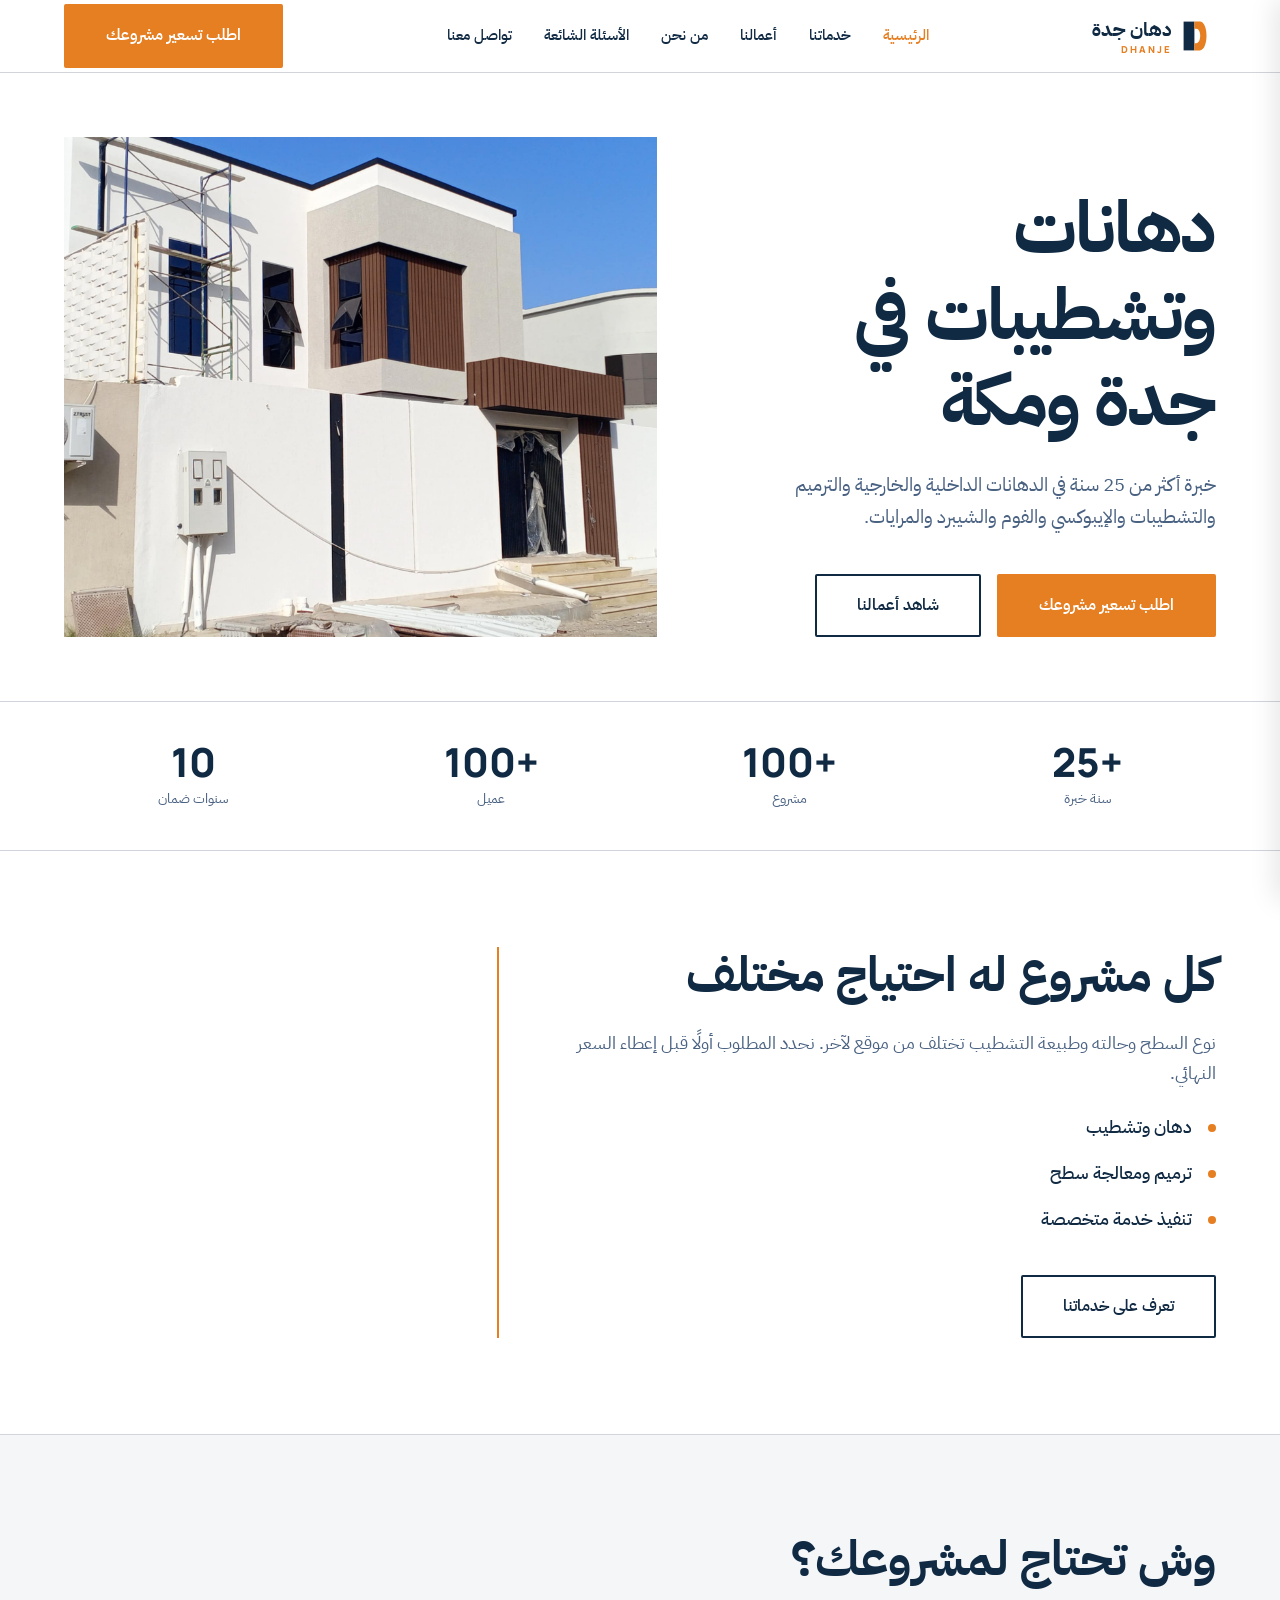
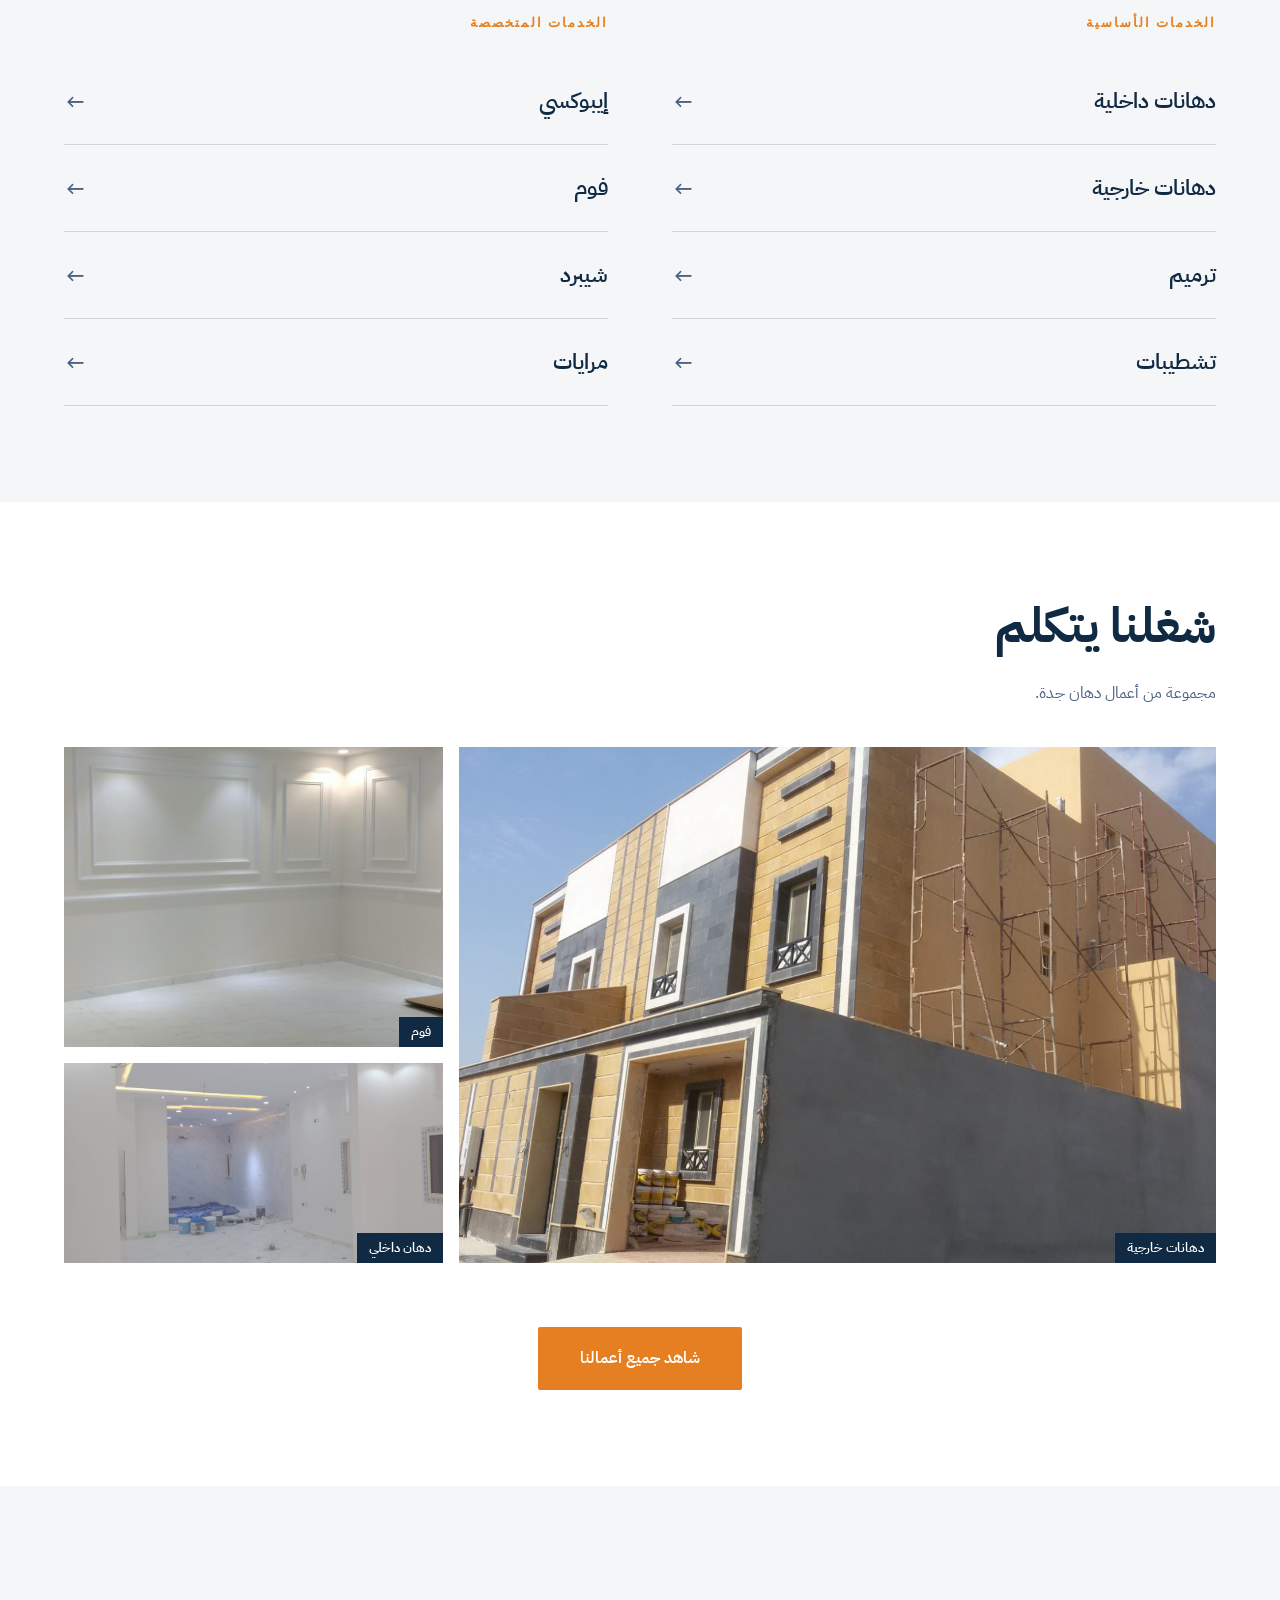
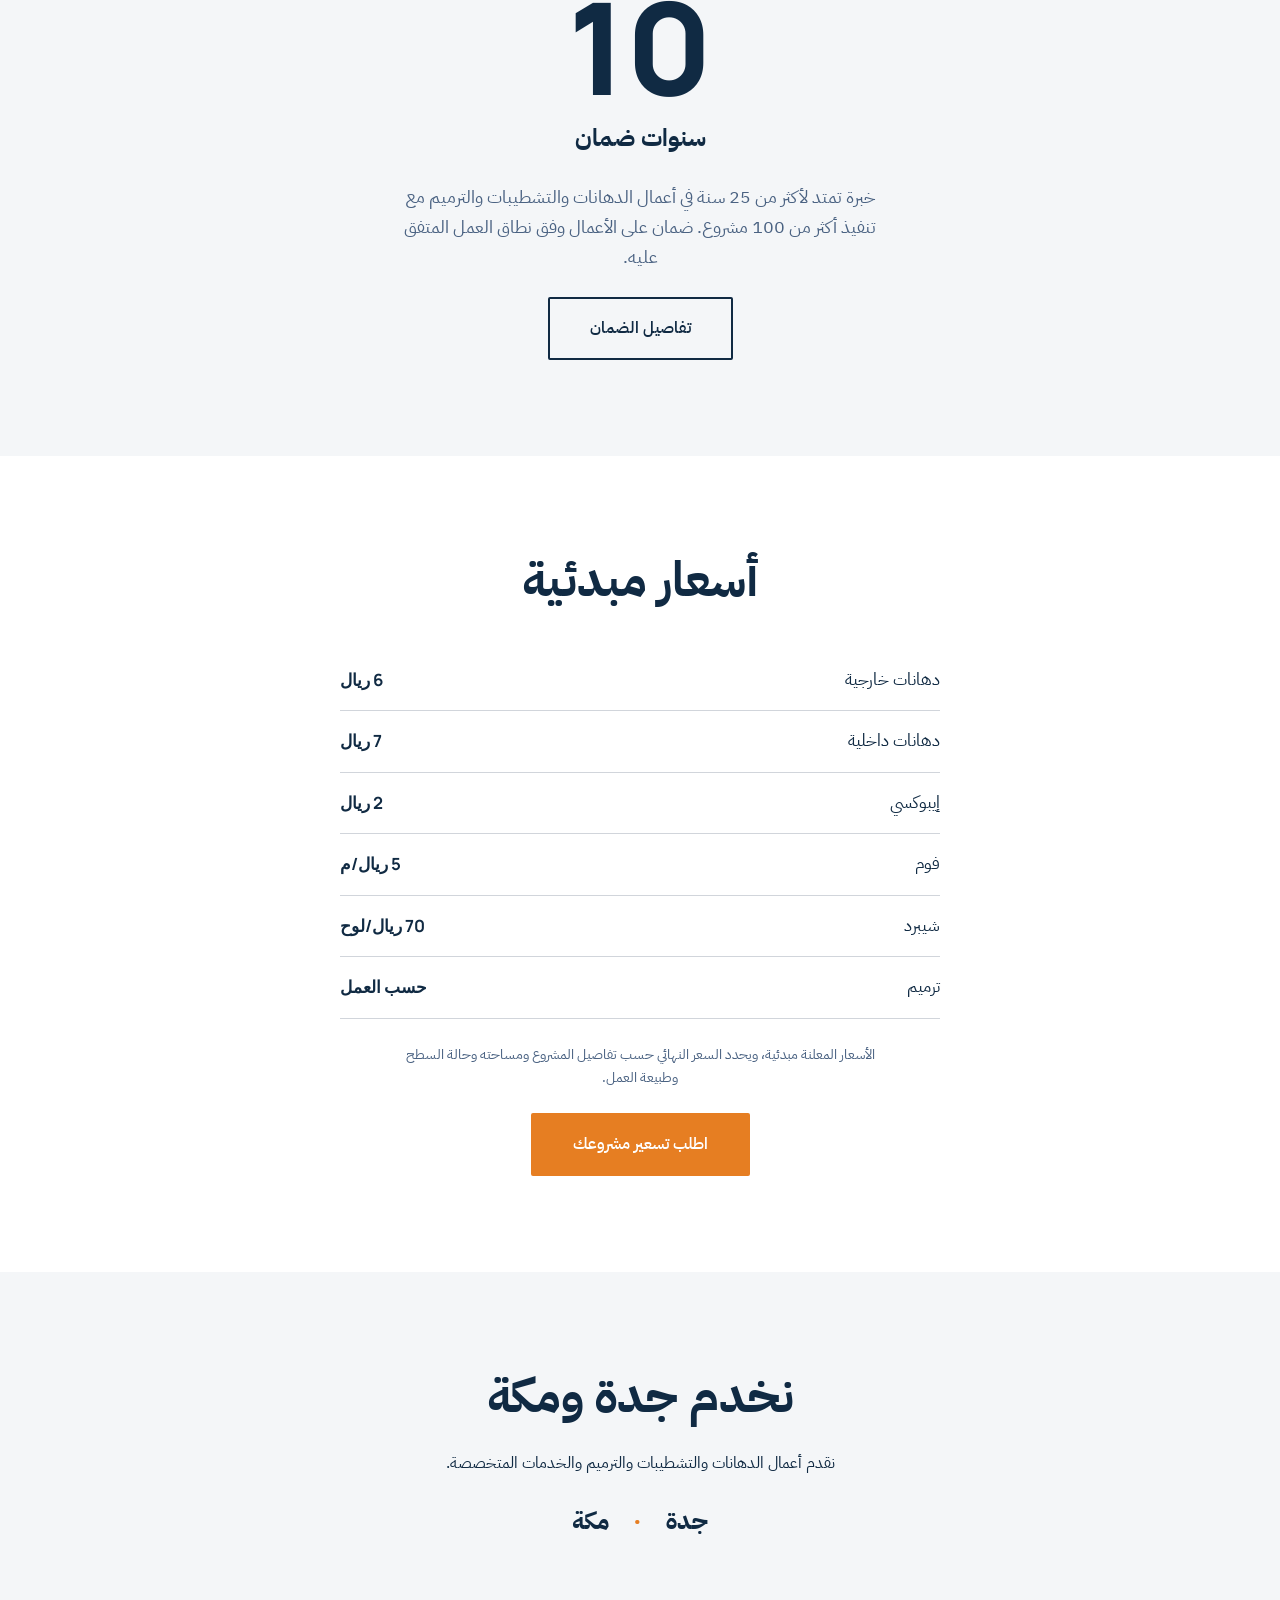
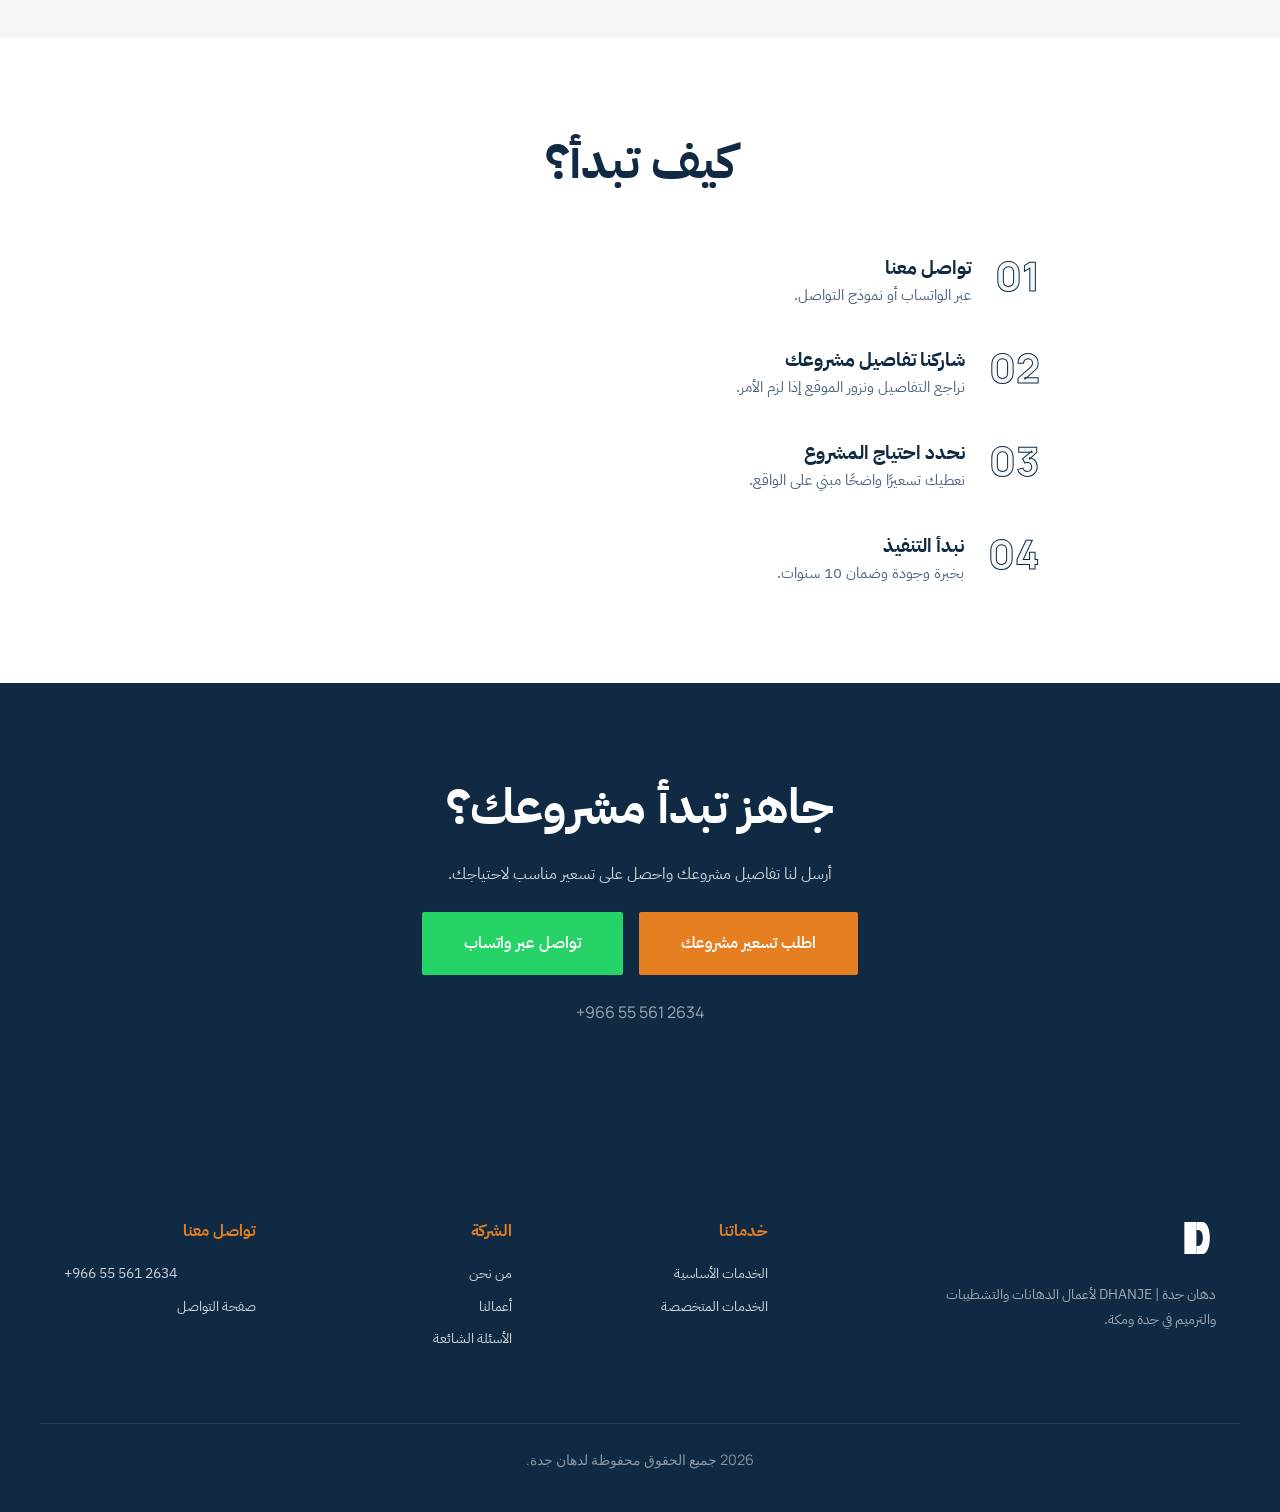
<file: index.html>
<!DOCTYPE html>
<html lang="ar" dir="rtl">
<head>
        <script async src="https://www.googletagmanager.com/gtm.js?id=GTM-574BSNKR"></script>
    <script>
      window.dataLayer = window.dataLayer || [];
      function gtag(){dataLayer.push(arguments);}
      gtag('js', new Date());
    </script>
    <meta charset="UTF-8">
    <meta name="viewport" content="width=device-width, initial-scale=1.0">
    
    <!-- Primary Meta Tags -->
    <title>دهان جدة | دهانات وتشطيبات في جدة ومكة</title>
    <meta name="description" content="خبرة أكثر من 25 سنة في الدهانات الداخلية والخارجية والترميم والتشطيبات والإيبوكسي والفوم والشيبرد والمرايات في جدة ومكة. ضمان 10 سنوات.">
    <link rel="canonical" href="https://dhanje.com/">

    <!-- Open Graph / Facebook -->
    <meta property="og:type" content="website">
    <meta property="og:locale" content="ar_SA">
    <meta property="og:title" content="دهان جدة | دهانات وتشطيبات في جدة ومكة">
    <meta property="og:description" content="خبرة أكثر من 25 سنة في الدهانات والتشطيبات والترميم في جدة ومكة.">
    <meta property="og:url" content="https://dhanje.com/">

    <!-- Twitter -->
    <meta property="twitter:card" content="summary_large_image">
    <meta property="twitter:title" content="دهان جدة | دهانات وتشطيبات في جدة ومكة">
    <meta property="twitter:description" content="خبرة أكثر من 25 سنة في الدهانات والتشطيبات والترميم في جدة ومكة.">

    <!-- Favicon -->
    <link rel="icon" type="image/svg+xml" href="/img/logo.svg">
    <link rel="icon" type="image/png" sizes="32x32" href="/img/logo.png">
    <link rel="icon" type="image/png" sizes="16x16" href="/img/logo.png">

    <!-- Apple Touch Icon -->
    <link rel="apple-touch-icon" sizes="180x180" href="/img/logo-dhanje-original-icon.svg">

    <!-- Theme Color -->
    <meta name="theme-color" content="#102A43">

    <!-- Structured Data: WebSite & LocalBusiness -->
    <script type="application/ld+json">
    {
      "@context": "https://schema.org",
      "@graph": [
        {
          "@type": "WebSite",
          "name": "دهان جدة",
          "url": "https://dhanje.com/"
        },
        {
          "@type": "LocalBusiness",
          "name": "دهان جدة",
          "telephone": "+966555612634",
          "url": "https://dhanje.com",
          "areaServed": [
            {"@type": "City", "name": "جدة"},
            {"@type": "City", "name": "مكة"}
          ],
          "description": "متخصص في الدهانات الداخلية والخارجية والترميم والتشطيبات والإيبوكسي والفوم والشيبرد والمرايات في جدة ومكة."
        }
      ]
    }
    </script>

    <!-- Fonts -->
    <link rel="preconnect" href="https://fonts.googleapis.com">
    <link rel="preconnect" href="https://fonts.gstatic.com" crossorigin>
    <link href="https://fonts.googleapis.com/css2?family=IBM+Plex+Sans+Arabic:wght@400;500;600;700&family=Manrope:wght@500;600;700;800&display=swap" rel="stylesheet">
    <link rel="stylesheet" href="styles/style.css">
    
</head>
<body>

    <header id="mainHeader">
        <div class="container header-inner">
            <a href="/" class="logo-group">
                <svg class="logo-icon" viewBox="0 0 100 100"><rect x="10" y="10" width="30" height="80" fill="#102A43"/><path d="M40 10 L55 10 C80 10, 80 90, 55 90 L40 90 L40 70 L45 70 C60 70, 60 30, 45 30 L40 30 Z" fill="#E67E22"/></svg>
                <div><div class="logo-ar">دهان جدة</div><div class="logo-en">DHANJE</div></div>
            </a>
            <nav class="desktop-nav">
                <a href="/" style="color: var(--color-secondary);">الرئيسية</a>
                <a href="/services.html">خدماتنا</a>
                <a href="/projects.html">أعمالنا</a>
                <a href="/about.html">من نحن</a>
                <a href="/faq.html">الأسئلة الشائعة</a>
                <a href="/contact.html">تواصل معنا</a>
            </nav>
            <div class="header-cta">
                <a href="https://wa.me/966555612634?text=%D8%A7%D9%84%D8%B3%D9%84%D8%A7%D9%85%20%D8%B9%D9%84%D9%8A%D9%83%D9%85%D8%8C%20%D8%A3%D8%B1%D8%BA%D8%A8%20%D9%81%D9%8A%20%D8%A7%D9%84%D8%A7%D8%B3%D8%AA%D9%81%D8%B3%D8%A7%D8%B1%20%D8%B9%D9%86%20%D8%AE%D8%AF%D9%85%D8%A7%D8%AA%20%D8%AF%D9%87%D8%A7%D9%86%20%D8%AC%D8%AF%D8%A9." class="btn btn-primary" target="_blank" rel="noopener">اطلب تسعير مشروعك</a>
            </div>
            <div class="mobile-actions">
                <a href="tel:+966555612634" class="phone-link" aria-label="اتصال هاتفي"><svg width="22" height="22" viewBox="0 0 24 24" fill="none" stroke="currentColor" stroke-width="2"><path d="M22 16.92v3a2 2 0 0 1-2.18 2 19.79 19.79 0 0 1-8.63-3.07 19.5 19.5 0 0 1-6-6 19.79 19.79 0 0 1-3.07-8.67A2 2 0 0 1 4.11 2h3a2 2 0 0 1 2 1.72 12.84 12.84 0 0 0 .7 2.81 2 2 0 0 1-.45 2.11L8.09 9.91a16 16 0 0 0 6 6l1.27-1.27a2 2 0 0 1 2.11-.45 12.84 12.84 0 0 0 2.81.7A2 2 0 0 1 22 16.92z"></path></svg></a>
                <button class="menu-btn" id="openMenuBtn" aria-label="فتح القائمة" aria-expanded="false" aria-controls="mobileDrawer">
                    <svg width="26" height="26" viewBox="0 0 24 24" fill="none" stroke="#102A43" stroke-width="2"><line x1="3" y1="12" x2="21" y2="12"></line><line x1="3" y1="6" x2="21" y2="6"></line><line x1="3" y1="18" x2="21" y2="18"></line></svg>
                </button>
            </div>
        </div>
    </header>

    <div class="mobile-overlay" id="mobileOverlay"></div>
    <aside class="mobile-drawer" id="mobileDrawer" role="dialog" aria-modal="true" aria-label="القائمة الرئيسية">
        <div class="drawer-header">
            <img src="img/logo.svg" alt="شعار دهان جدة" class="logo-img" style="height: 35px;">
            <button class="close-btn" id="closeMenuBtn" aria-label="إغلاق القائمة"><svg width="24" height="24" viewBox="0 0 24 24" fill="none" stroke="currentColor" stroke-width="2"><line x1="18" y1="6" x2="6" y2="18"></line><line x1="6" y1="6" x2="18" y2="18"></line></svg></button>
        </div>
        <nav class="drawer-nav">
            <a href="/">الرئيسية</a><a href="/services.html">خدماتنا</a><a href="/projects.html">أعمالنا</a><a href="/about.html">من نحن</a><a href="/faq.html">الأسئلة الشائعة</a><a href="/contact.html">تواصل معنا</a>
        </nav>
        <div class="drawer-footer">
            <a href="https://wa.me/966555612634?text=%D8%A7%D9%84%D8%B3%D9%84%D8%A7%D9%85%20%D8%B9%D9%84%D9%8A%D9%83%D9%85%D8%8C%20%D8%A3%D8%B1%D8%BA%D8%A8%20%D9%81%D9%8A%20%D8%A7%D9%84%D8%A7%D8%B3%D8%AA%D9%81%D8%B3%D8%A7%D8%B1%20%D8%B9%D9%86%20%D8%AE%D8%AF%D9%85%D8%A7%D8%AA%20%D8%AF%D9%87%D8%A7%D9%86%20%D8%AC%D8%AF%D8%A9." class="btn btn-primary" target="_blank" rel="noopener">اطلب تسعير مشروعك</a>
            <a href="tel:+966555612634" class="btn btn-outline">اتصل مباشرة</a>
        </div>
    </aside>

    <main>
        <!-- 1. Hero -->
        <section class="hero">
            <div class="container hero-grid">
                <div class="hero-text">
                    <h1>دهانات وتشطيبات في جدة ومكة</h1>
                    <p style="font-size: 1.2rem; color: var(--color-text-muted); margin-bottom: var(--space-lg); max-width: 500px;">
                        خبرة أكثر من 25 سنة في الدهانات الداخلية والخارجية والترميم والتشطيبات والإيبوكسي والفوم والشيبرد والمرايات.
                    </p>
                    <div class="btn-group">
                        <a href="https://wa.me/966555612634?text=%D8%A7%D9%84%D8%B3%D9%84%D8%A7%D9%85%20%D8%B9%D9%84%D9%8A%D9%83%D9%85%D8%8C%20%D8%A3%D8%B1%D8%BA%D8%A8%20%D9%81%D9%8A%20%D8%A7%D9%84%D8%A7%D8%B3%D8%AA%D9%81%D8%B3%D8%A7%D8%B1%20%D8%B9%D9%86%20%D8%AE%D8%AF%D9%85%D8%A7%D8%AA%20%D8%AF%D9%87%D8%A7%D9%86%20%D8%AC%D8%AF%D8%A9." class="btn btn-primary" target="_blank" rel="noopener">اطلب تسعير مشروعك</a>
                        <a href="/projects.html" class="btn btn-outline">شاهد أعمالنا</a>
                    </div>
                </div>
                <div class="hero-image-container">
                    <img src="img/dhan_karg_p7-1.jpeg" alt="أعمال دهانات خارجية من دهان جدة" fetchpriority="high" width="800" height="600">
                    <div class="hero-caption">من أعمال دهان جدة</div>
                </div>
            </div>
        </section>

        <!-- 2. Trust Bar -->
        <section class="trust-bar reveal" aria-label="إحصائيات الشركة">
            <div class="container metrics-editorial">
                <div class="metric-item"><div class="metric-value">+25</div><div class="metric-label">سنة خبرة</div></div>
                <div class="metric-item"><div class="metric-value">+100</div><div class="metric-label">مشروع</div></div>
                <div class="metric-item"><div class="metric-value">+100</div><div class="metric-label">عميل</div></div>
                <div class="metric-item"><div class="metric-value">10</div><div class="metric-label">سنوات ضمان</div></div>
            </div>
        </section>

        <!-- 3. Context Section -->
        <section class="section-spacing context-section reveal">
            <div class="container context-grid">
                <div>
                    <h2>كل مشروع له احتياج مختلف</h2>
                    <p style="font-size: 1.1rem; color: var(--color-text-muted); margin-bottom: var(--space-md);">نوع السطح وحالته وطبيعة التشطيب تختلف من موقع لآخر. نحدد المطلوب أولًا قبل إعطاء السعر النهائي.</p>
                    <ul class="context-list">
                        <li>دهان وتشطيب</li>
                        <li>ترميم ومعالجة سطح</li>
                        <li>تنفيذ خدمة متخصصة</li>
                    </ul>
                    <a href="/services.html" class="btn btn-outline">تعرف على خدماتنا</a>
                </div>
                <div style="border-right: 2px solid var(--color-secondary); padding-right: var(--space-lg); height: 100%;"></div>
            </div>
        </section>

        <!-- 4. Services -->
        <section class="section-spacing reveal" style="background: var(--color-surface);">
            <div class="container">
                <h2>وش تحتاج لمشروعك؟</h2>
                <div class="services-layout">
                    <div>
                        <span class="service-group-title">الخدمات الأساسية</span>
                        <ul class="service-list">
                            <li><a href="/servicesA.html#painting-interior">دهانات داخلية <span class="arrow">←</span></a></li>
                            <li><a href="/servicesA.html#painting-exterior">دهانات خارجية <span class="arrow">←</span></a></li>
                            <li><a href="/servicesA.html#renovation">ترميم <span class="arrow">←</span></a></li>
                            <li><a href="/servicesA.html#finishing">تشطيبات <span class="arrow">←</span></a></li>
                        </ul>
                    </div>
                    <div>
                        <span class="service-group-title">الخدمات المتخصصة</span>
                        <ul class="service-list">
                            <li><a href="/servicesB.html#epoxy">إيبوكسي <span class="arrow">←</span></a></li>
                            <li><a href="/servicesB.html#foam">فوم <span class="arrow">←</span></a></li>
                            <li><a href="/servicesB.html#shepard">شيبرد <span class="arrow">←</span></a></li>
                            <li><a href="/servicesB.html#mirrors">مرايات <span class="arrow">←</span></a></li>
                        </ul>
                    </div>
                </div>
            </div>
        </section>

        <!-- 5. Projects Gallery -->
        <section class="section-spacing reveal">
            <div class="container">
                <h2>شغلنا يتكلم</h2>
                <p style="color: var(--color-text-muted); margin-bottom: var(--space-lg);">مجموعة من أعمال دهان جدة.</p>
                <div class="projects-grid">
                    <div class="p-main project-img-wrap">
                        <img src="img/dhan_karg_p6-1.jpeg" alt="أعمال دهانات خارجية من دهان جدة" loading="lazy">
                        <div class="project-label">دهانات خارجية</div>
                    </div>
                    <div class="p-side-1 project-img-wrap">
                        <img src="img/fom_p1-1.jpeg" alt="أعمال فوم من دهان جدة" loading="lazy">
                        <div class="project-label">فوم</div>
                    </div>
                    <div class="p-side-2 project-img-wrap">
                        <img src="img/dhan_dakl_p1-1.jpeg" alt="أعمال دهان داخلي من دهان جدة" loading="lazy">
                        <div class="project-label">دهان داخلي</div>
                    </div>
                </div>
                <div style="margin-top: var(--space-xl); text-align: center;">
                    <a href="/projects.html" class="btn btn-primary">شاهد جميع أعمالنا</a>
                </div>
            </div>
        </section>

        <!-- 6. Warranty & Experience (Combined) -->
        <section class="section-spacing warranty-section reveal">
            <div class="container">
                <div class="warranty-number">10</div>
                <div class="warranty-subtitle">سنوات ضمان</div>
                <p style="font-size: 1.1rem; max-width: 500px; margin: var(--space-md) auto; color: var(--color-text-muted);">خبرة تمتد لأكثر من 25 سنة في أعمال الدهانات والتشطيبات والترميم مع تنفيذ أكثر من 100 مشروع. ضمان على الأعمال وفق نطاق العمل المتفق عليه.</p>
                <a href="/faq.html" class="btn btn-outline">تفاصيل الضمان</a>
            </div>
        </section>

        <!-- 7. Pricing -->
        <section class="section-spacing reveal">
            <div class="container" style="text-align: center;">
                <h2>أسعار مبدئية</h2>
                <div class="pricing-list" style="text-align: right; margin-top: var(--space-lg);">
                    <div class="price-row"><span>دهانات خارجية</span> <span class="price-val">6 ريال</span></div>
                    <div class="price-row"><span>دهانات داخلية</span> <span class="price-val">7 ريال</span></div>
                    <div class="price-row"><span>إيبوكسي</span> <span class="price-val">2 ريال</span></div>
                    <div class="price-row"><span>فوم</span> <span class="price-val">5 ريال/م</span></div>
                    <div class="price-row"><span>شيبرد</span> <span class="price-val">70 ريال/لوح</span></div>
                    <div class="price-row"><span>ترميم</span> <span class="price-val">حسب العمل</span></div>
                </div>
                <p class="price-note">الأسعار المعلنة مبدئية، ويحدد السعر النهائي حسب تفاصيل المشروع ومساحته وحالة السطح وطبيعة العمل.</p>
                <div style="text-align: center; margin-top: var(--space-md);">
                    <a href="https://wa.me/966555612634?text=%D8%A7%D9%84%D8%B3%D9%84%D8%A7%D9%85%20%D8%B9%D9%84%D9%8A%D9%83%D9%85%D8%8C%20%D8%A3%D8%B1%D8%BA%D8%A8%20%D9%81%D9%8A%20%D9%85%D8%B9%D8%B1%D9%81%D8%A9%20%D8%B3%D8%B9%D8%B1%20%D9%85%D8%B4%D8%B1%D9%88%D8%B9%20%D9%84%D8%AF%D9%8A." class="btn btn-primary" target="_blank" rel="noopener">اطلب تسعير مشروعك</a>
                </div>
            </div>
        </section>

        <!-- 8. Location -->
        <section class="section-spacing location-section reveal" style="background: var(--color-surface);">
            <div class="container">
                <h2>نخدم جدة ومكة</h2>
                <p>نقدم أعمال الدهانات والتشطيبات والترميم والخدمات المتخصصة.</p>
                <div class="cities-display"><span>جدة</span><span style="color:var(--color-secondary);">·</span><span>مكة</span></div>
            </div>
        </section>

        <!-- 9. Steps -->
        <section class="section-spacing reveal">
            <div class="container">
                <h2 style="text-align: center; margin-bottom: var(--space-xl);">كيف تبدأ؟</h2>
                <div class="steps-grid">
                    <div class="step-item"><div class="step-num">01</div><div class="step-content"><h3>تواصل معنا</h3><p>عبر الواتساب أو نموذج التواصل.</p></div></div>
                    <div class="step-item"><div class="step-num">02</div><div class="step-content"><h3>شاركنا تفاصيل مشروعك</h3><p>نراجع التفاصيل ونزور الموقع إذا لزم الأمر.</p></div></div>
                    <div class="step-item"><div class="step-num">03</div><div class="step-content"><h3>نحدد احتياج المشروع</h3><p>نعطيك تسعيرًا واضحًا مبني على الواقع.</p></div></div>
                    <div class="step-item"><div class="step-num">04</div><div class="step-content"><h3>نبدأ التنفيذ</h3><p>بخبرة وجودة وضمان 10 سنوات.</p></div></div>
                </div>
            </div>
        </section>

        <!-- 10. Final CTA -->
        <section class="section-spacing" style="background: var(--color-primary); color: var(--color-white); text-align: center;">
            <div class="container reveal">
                <h2 style="color: var(--color-white);">جاهز تبدأ مشروعك؟</h2>
                <p style="color: rgba(255,255,255,0.8); margin-bottom: var(--space-md);">أرسل لنا تفاصيل مشروعك واحصل على تسعير مناسب لاحتياجك.</p>
                <div class="btn-group" style="justify-content: center;">
                    <a href="https://wa.me/966555612634?text=%D8%A7%D9%84%D8%B3%D9%84%D8%A7%D9%85%20%D8%B9%D9%84%D9%8A%D9%83%D9%85%D8%8C%20%D8%B9%D9%86%D8%AF%D9%8A%20%D9%85%D8%B4%D8%B1%D9%88%D8%B9%20%D8%A3%D8%B1%D8%BA%D8%A8%20%D8%AA%D8%B3%D8%B9%D9%8A%D8%B1%D9%87." class="btn btn-primary" target="_blank" rel="noopener">اطلب تسعير مشروعك</a>
                    <a href="https://wa.me/966555612634" class="btn btn-whatsapp" target="_blank" rel="noopener">تواصل عبر واتساب</a>
                </div>
                <p style="margin-top: var(--space-md); font-family: var(--font-en); direction: ltr; color: rgba(255,255,255,0.6);">+966 55 561 2634</p>
            </div>
        </section>
    </main>

    <footer>
        <div class="container footer-grid">
            <div>
                <img src="img/logo.svg" alt="دهان جدة DHANJE" class="logo-img" style="filter: brightness(0) invert(1); margin-bottom: var(--space-md);">
                <p style="color: rgba(255,255,255,0.6); max-width: 300px;">دهان جدة | DHANJE لأعمال الدهانات والتشطيبات والترميم في جدة ومكة.</p>
            </div>
            <div><div class="footer-link-title">خدماتنا</div><a href="/servicesA.html">الخدمات الأساسية</a><a href="/servicesB.html">الخدمات المتخصصة</a></div>
            <div><div class="footer-link-title">الشركة</div><a href="/about.html">من نحن</a><a href="/projects.html">أعمالنا</a><a href="/faq.html">الأسئلة الشائعة</a></div>
            <div><div class="footer-link-title">تواصل معنا</div><a href="tel:+966555612634" dir="ltr">+966 55 561 2634</a><a href="/contact.html">صفحة التواصل</a></div>
        </div>
        <div class="container copyright"> <span id="year"></span>   جميع الحقوق محفوظة لدهان جدة.</div>
    </footer>

    <a href="https://wa.me/966555612634?text=%D8%A7%D9%84%D8%B3%D9%84%D8%A7%D9%85%20%D8%B9%D9%84%D9%8A%D9%83%D9%85%D8%8C%20%D8%A3%D8%B1%D8%BA%D8%A8%20%D9%81%D9%8A%20%D8%A7%D9%84%D8%A7%D8%B3%D8%AA%D9%81%D8%B3%D8%A7%D8%B1%20%D8%B9%D9%86%20%D8%AE%D8%AF%D9%85%D8%A7%D8%AA%20%D8%AF%D9%87%D8%A7%D9%86%20%D8%AC%D8%AF%D8%A9." class="whatsapp-fab" target="_blank" rel="noopener" aria-label="تواصل عبر واتساب">
        <svg width="28" height="28" viewBox="0 0 24 24" fill="currentColor"><path d="M17.472 14.382c-.297-.149-1.758-.867-2.03-.967-.273-.099-.471-.148-.67.15-.197.297-.767.966-.94 1.164-.173.199-.347.223-.644.075-.297-.15-1.165-.535-2.19-1.65-.812-.89-1.274-1.95-1.422-2.23-.149-.273-.016-.422.131-.572.132-.132.297-.347.446-.52.149-.174.198-.323.298-.572.099-.247.05-.372-.025-.522-.074-.149-.669-1.612-.916-2.207-.242-.579-.487-.501-.669-.51-.173-.008-.371-.01-.57-.01-.198 0-.52.074-.792.372-.272.297-1.04 1.016-1.04 2.478 0 1.462 1.065 2.875 1.213 3.074.149.198 2.096 3.2 5.077 4.487.709.306 1.262.489 1.694.625.712.227 1.36.195 1.872.118.571-.085 1.758-.535 2.008-1.049.25-.513.247-1.066.099-1.141-.149-.074-.347-.149-.57-.149zm-5.421 7.403h-.004a9.876 9.876 0 01-5.032-1.378l-.361-.214-3.741.981.998-3.648-.235-.374a9.845 9.845 0 01-1.5-5.027c0-5.466 4.452-9.918 9.918-9.918 2.643 0 5.128 1.032 6.996 2.907a9.835 9.835 0 012.9 6.995c-.003 5.465-4.455 9.916-9.917 9.916zM20.52 3.449C18.317 1.245 15.348 0 12.194 0 5.637 0 .32 5.317 .317 11.874c-.001 2.09.547 4.136 1.588 5.945L.058 24l6.305-1.654a11.874 11.874 0 005.655 1.438h.005c6.554 0 11.872-5.316 11.875-11.873.001-3.159-1.228-6.127-3.478-8.362z"/></svg>
    </a>

    <script>
        // Year Update
        document.getElementById('year').textContent = new Date().getFullYear();

        // Mobile Drawer Logic
        const openBtn = document.getElementById('openMenuBtn');
        const closeBtn = document.getElementById('closeMenuBtn');
        const drawer = document.getElementById('mobileDrawer');
        const overlay = document.getElementById('mobileOverlay');
        const body = document.body;

        function openMenu() {
            drawer.classList.add('is-open');
            overlay.classList.add('is-open');
            body.classList.add('menu-open');
            openBtn.setAttribute('aria-expanded', 'true');
            closeBtn.focus();
        }

        function closeMenu() {
            drawer.classList.remove('is-open');
            overlay.classList.remove('is-open');
            body.classList.remove('menu-open');
            openBtn.setAttribute('aria-expanded', 'false');
            openBtn.focus();
        }

        openBtn.addEventListener('click', openMenu);
        closeBtn.addEventListener('click', closeMenu);
        overlay.addEventListener('click', closeMenu);
        
        document.addEventListener('keydown', (e) => {
            if (e.key === 'Escape' && drawer.classList.contains('is-open')) {
                closeMenu();
            }
        });

        drawer.querySelectorAll('a').forEach(link => {
            link.addEventListener('click', closeMenu);
        });

        // Header Scroll Shadow
        const header = document.getElementById('mainHeader');
        window.addEventListener('scroll', () => {
            if (window.scrollY > 10) {
                header.classList.add('scrolled');
            } else {
                header.classList.remove('scrolled');
            }
        }, { passive: true });

        // Scroll Reveal (Intersection Observer)
        const revealElements = document.querySelectorAll('.reveal');
        const observerOptions = { threshold: 0.1, rootMargin: '0px 0px -50px 0px' };

        const observer = new IntersectionObserver((entries, observer) => {
            entries.forEach(entry => {
                if (entry.isIntersecting) {
                    entry.target.classList.add('is-visible');
                    observer.unobserve(entry.target);
                }
            });
        }, observerOptions);

        revealElements.forEach(el => observer.observe(el));
    </script>
</body>
</html>
</file>
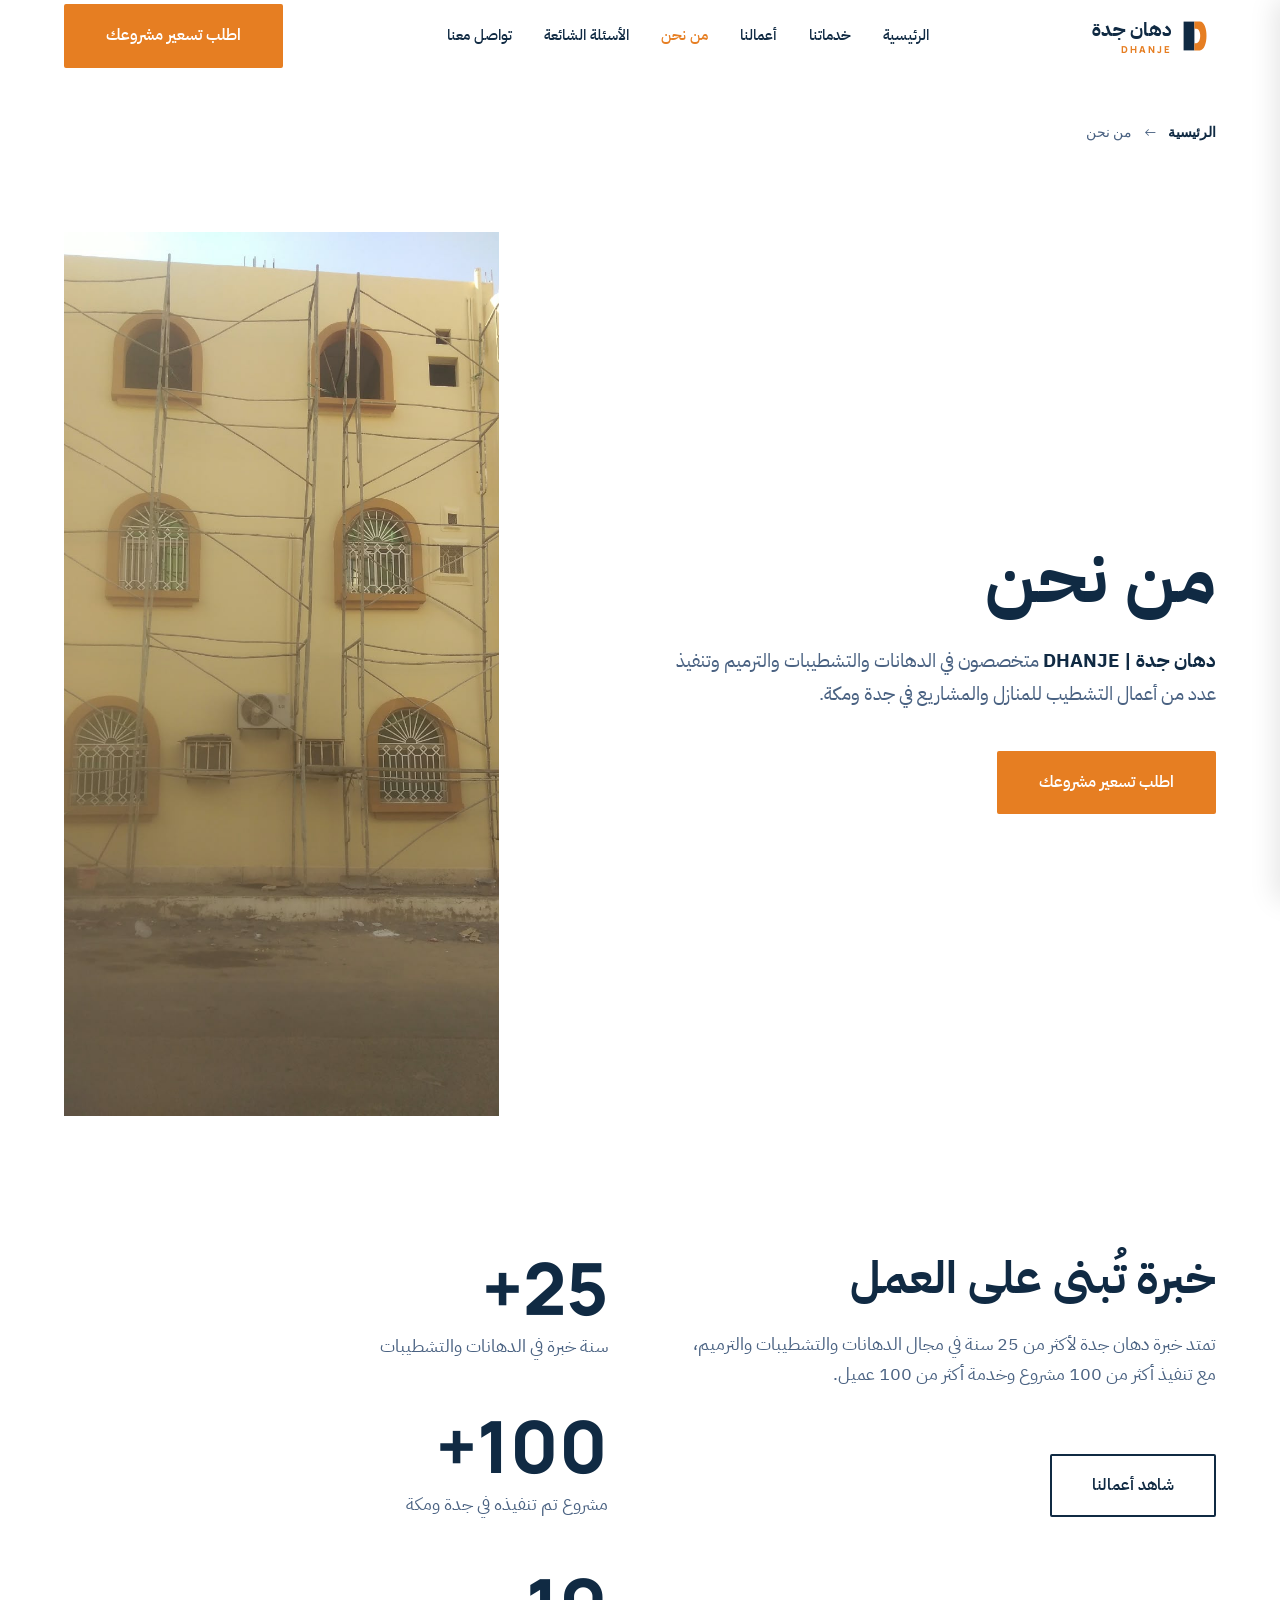
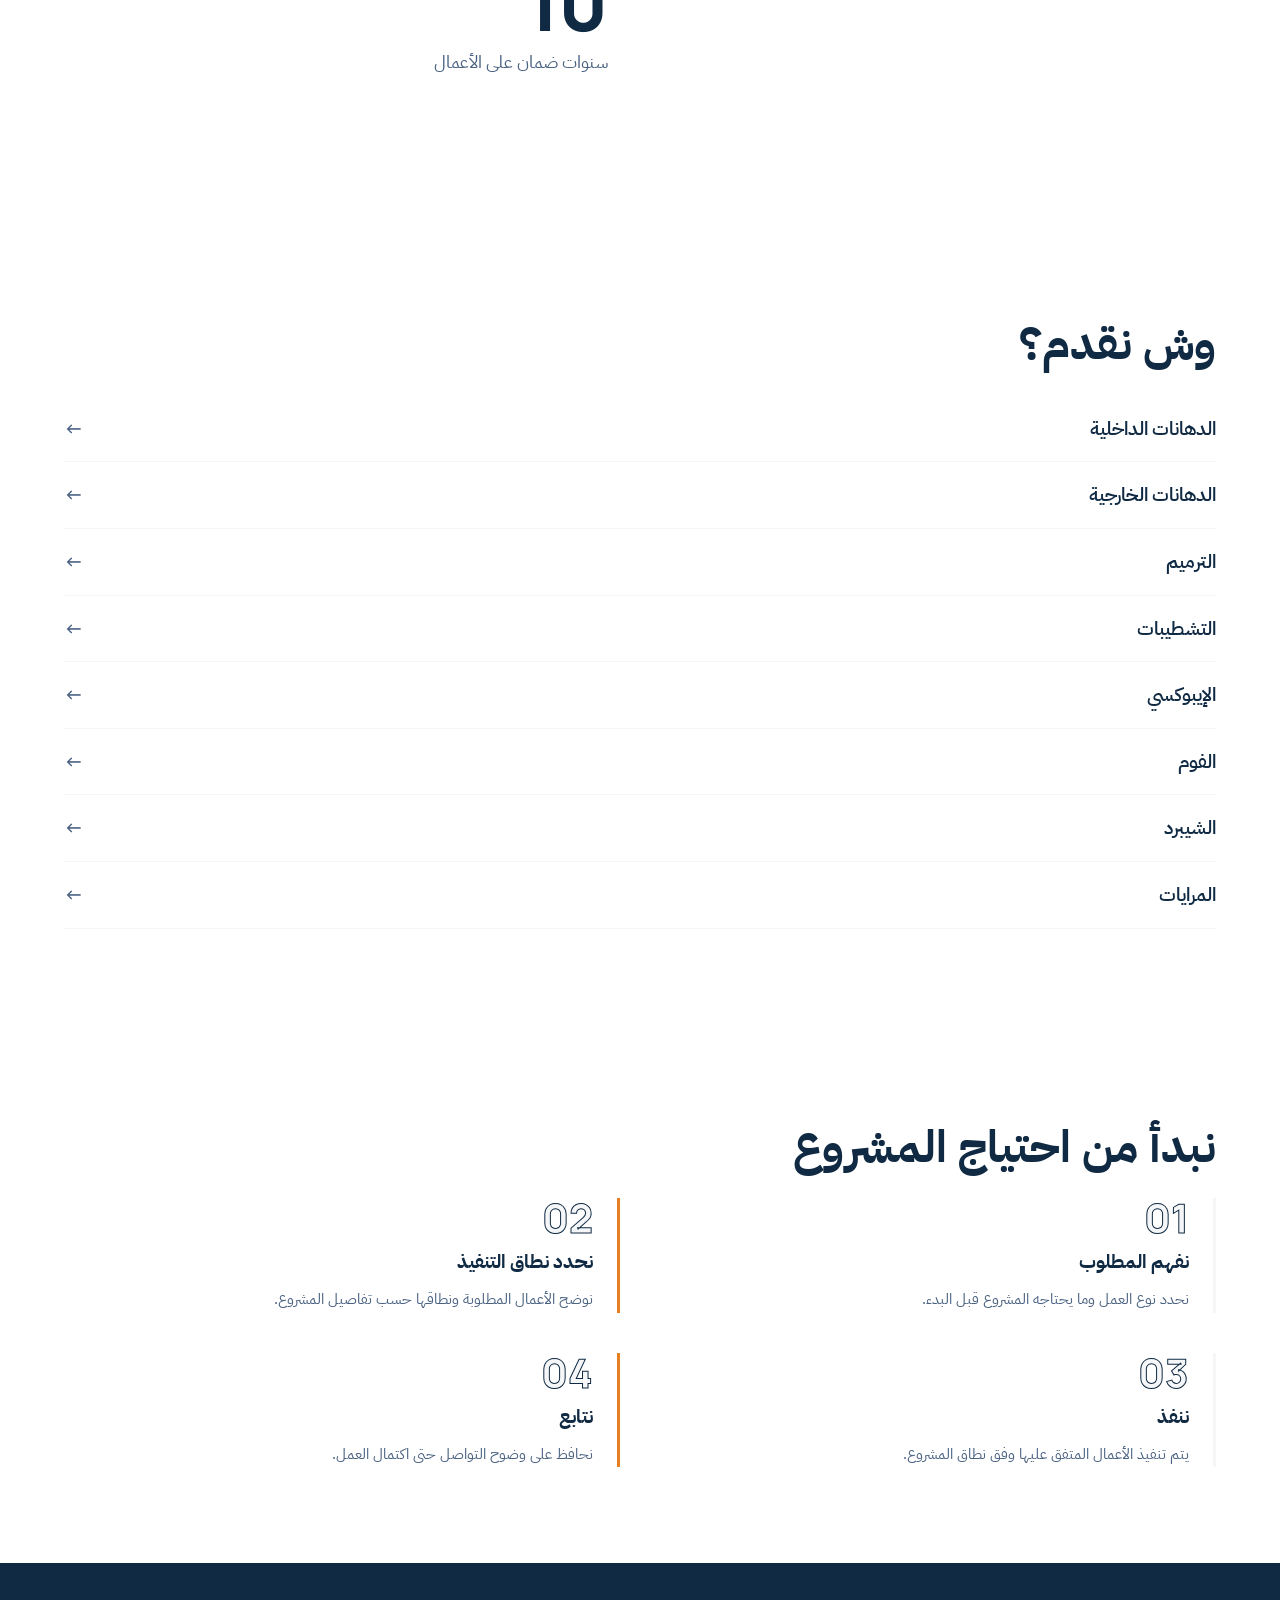
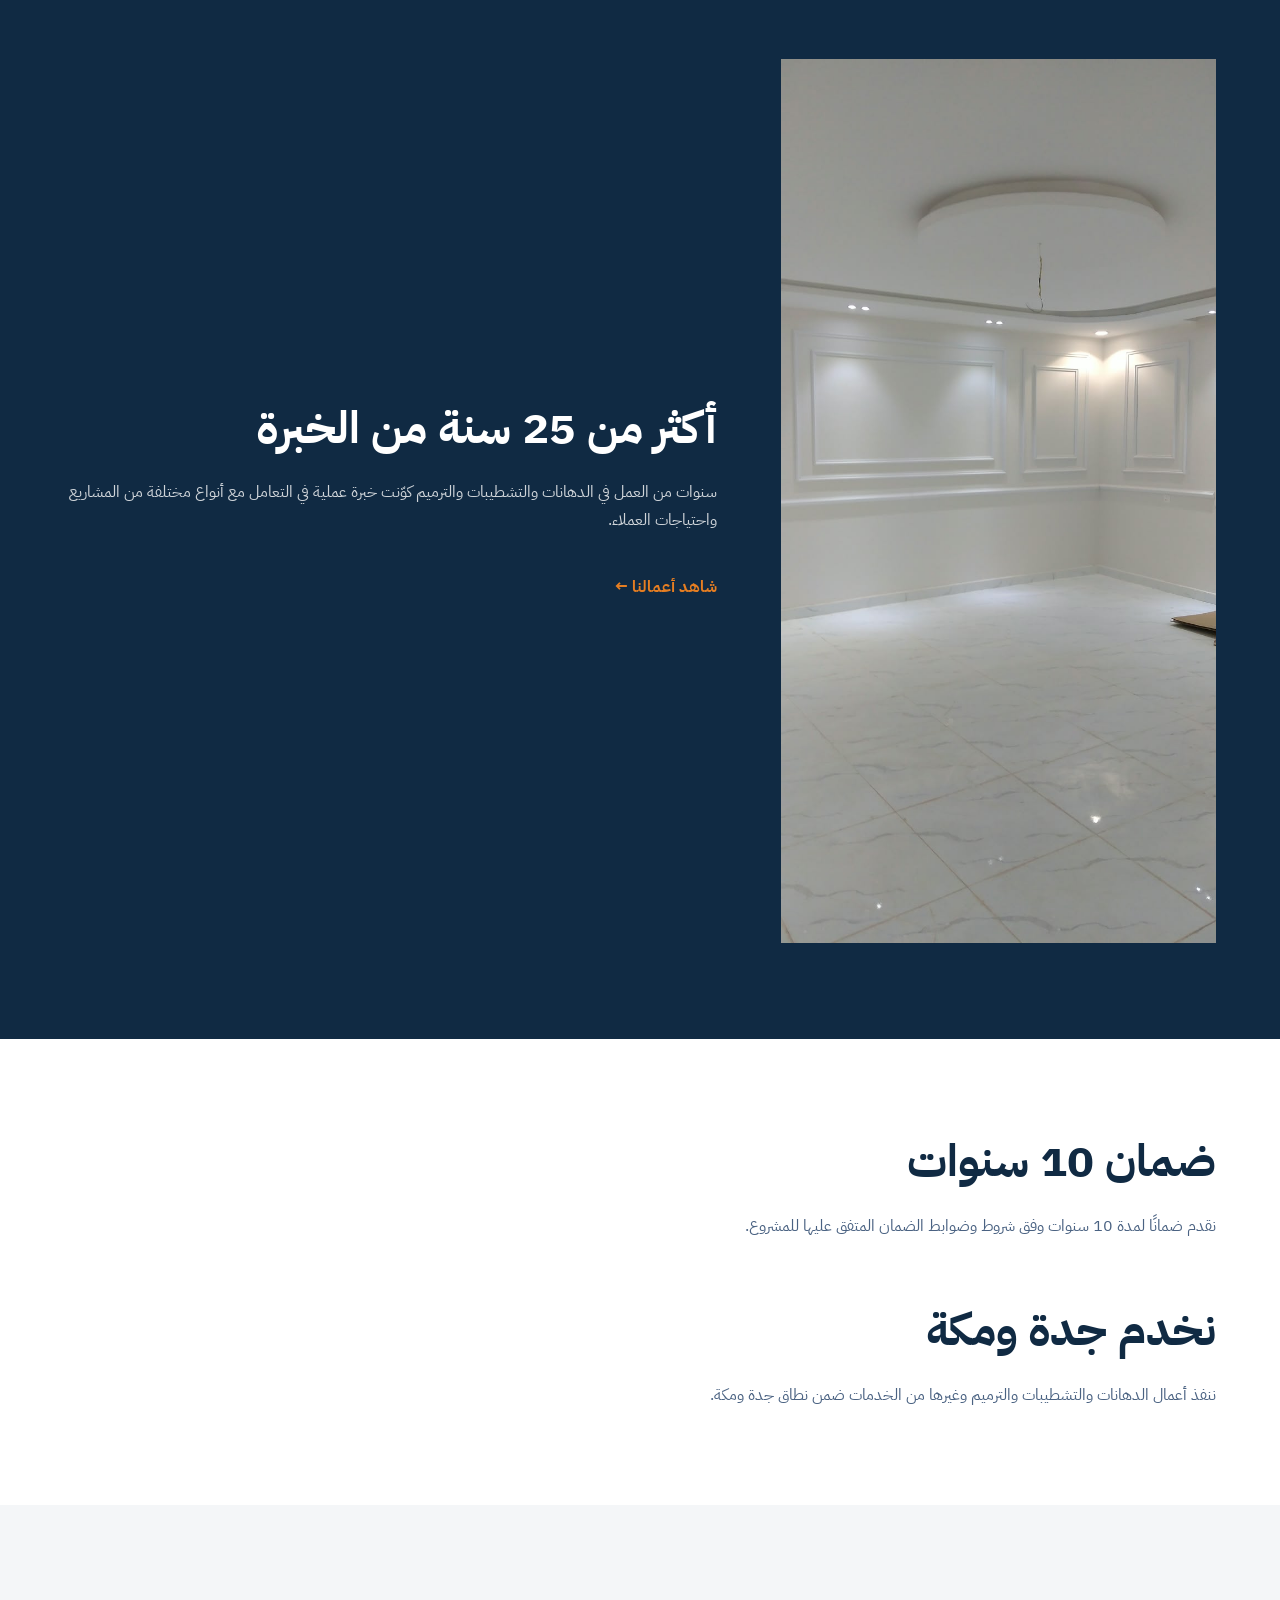
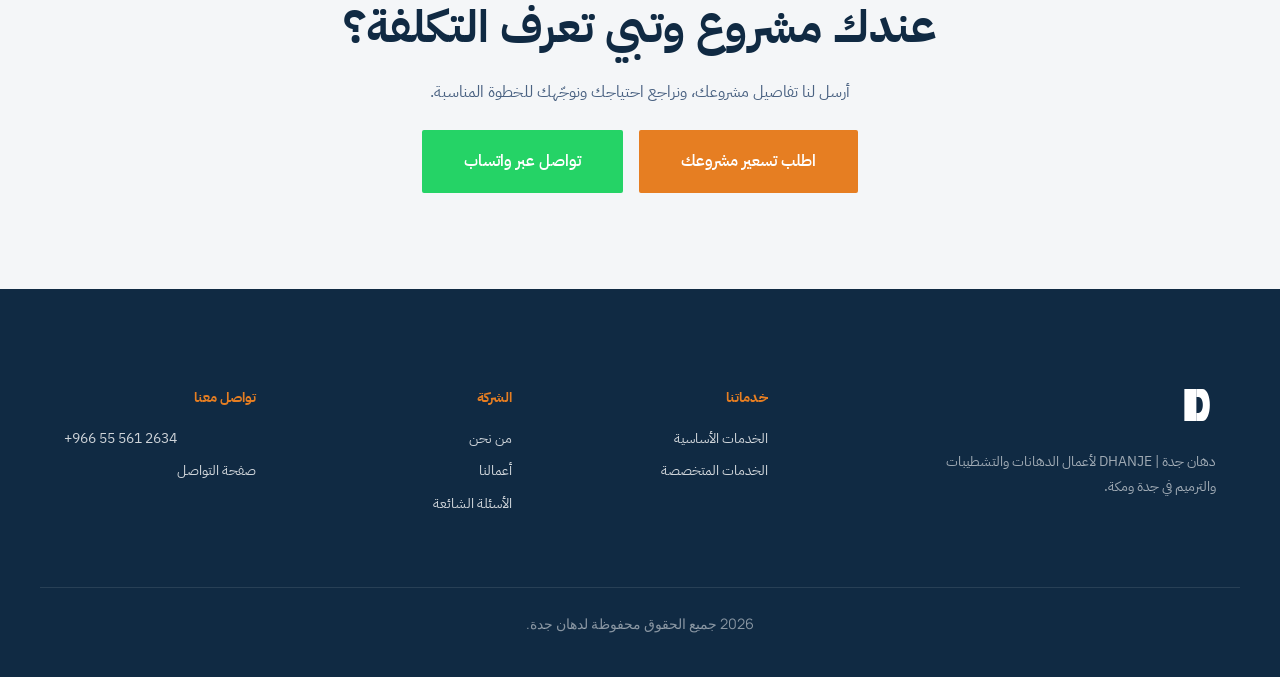
<file: about.html>
<!DOCTYPE html>
<html lang="ar" dir="rtl">
<head>
    <script async src="https://www.googletagmanager.com/gtm.js?id=GTM-574BSNKR"></script>
    <script>
      window.dataLayer = window.dataLayer || [];
      function gtag(){dataLayer.push(arguments);}
      gtag('js', new Date());
    </script>
    <meta charset="UTF-8">
    <meta name="viewport" content="width=device-width, initial-scale=1.0">
    
    <!-- Primary Meta Tags -->
    <title>من نحن | دهان جدة </title>
    <meta name="description" content="دهان جدة . خبرة أكثر من 25 سنة في الدهانات والتشطيبات والترميم في جدة ومكة. ضمان 10 سنوات.">
    <link rel="canonical" href="https://dhanje.com/about.html">

    <!-- Open Graph -->
    <meta property="og:type" content="website">
    <meta property="og:locale" content="ar_SA">
    <meta property="og:title" content="من نحن | دهان جدة ">
    <meta property="og:description" content="خبرة أكثر من 25 سنة في الدهانات والتشطيبات والترميم في جدة ومكة.">
    <meta property="og:url" content="https://dhanje.com/about.html">

    <!-- Favicon -->
    <link rel="icon" type="image/svg+xml" href="/img/logo.svg">
    <link rel="icon" type="image/png" sizes="32x32" href="/img/logo.png">
    <link rel="icon" type="image/png" sizes="16x16" href="/img/logo.png">

    <!-- Apple Touch Icon -->
    <link rel="apple-touch-icon" sizes="180x180" href="/img/logo-dhanje-original-icon.svg">

    <!-- Theme Color -->
    <meta name="theme-color" content="#102A43">

    <!-- Structured Data: BreadcrumbList -->
    <script type="application/ld+json">
    {
      "@context": "https://schema.org",
      "@type": "BreadcrumbList",
      "itemListElement": [
        { "@type": "ListItem", "position": 1, "name": "الرئيسية", "item": "https://dhanje.com/" },
        { "@type": "ListItem", "position": 2, "name": "من نحن", "item": "https://dhanje.com/about.html" }
      ]
    }
    </script>

    <!-- Structured Data: LocalBusiness -->
    <script type="application/ld+json">
    {
      "@context": "https://schema.org",
      "@type": "LocalBusiness",
      "name": "دهان جدة",
      "telephone": "+966555612634",
      "url": "https://dhanje.com",
      "areaServed": [
        {"@type": "City", "name": "جدة"},
        {"@type": "City", "name": "مكة"}
      ],
      "description": "متخصص في الدهانات الداخلية والخارجية والترميم والتشطيبات والإيبوكسي والفوم والشيبرد والمرايات في جدة ومكة."
    }
    </script>

    <!-- Fonts & Design Tokens -->
    <link rel="preconnect" href="https://fonts.googleapis.com">
    <link rel="preconnect" href="https://fonts.gstatic.com" crossorigin>
    <link href="https://fonts.googleapis.com/css2?family=IBM+Plex+Sans+Arabic:wght@400;500;600;700&family=Manrope:wght@500;600;700;800&display=swap" rel="stylesheet">
    <link rel="stylesheet" href="styles/about.css">
    
</head>
<body>

    <header id="mainHeader">
        <div class="container header-inner">
            <a href="/" class="logo-group">
                <svg class="logo-icon" viewBox="0 0 100 100"><rect x="10" y="10" width="30" height="80" fill="#102A43"/><path d="M40 10 L55 10 C80 10, 80 90, 55 90 L40 90 L40 70 L45 70 C60 70, 60 30, 45 30 L40 30 Z" fill="#E67E22"/></svg>
                <div><div class="logo-ar">دهان جدة</div><div class="logo-en">DHANJE</div></div>
            </a>
            <nav class="desktop-nav">
                <a href="/">الرئيسية</a>
                <a href="/services.html">خدماتنا</a>
                <a href="/projects.html">أعمالنا</a>
                <a href="/about.html" style="color: var(--color-secondary);">من نحن</a>
                <a href="/faq.html">الأسئلة الشائعة</a>
                <a href="/contact.html">تواصل معنا</a>
            </nav>
            <div class="header-cta"><a href="https://wa.me/966555612634?text=%D8%A7%D9%84%D8%B3%D9%84%D8%A7%D9%85%20%D8%B9%D9%84%D9%8A%D9%83%D9%85%D8%8C%20%D8%A3%D8%B1%D8%BA%D8%A8%20%D9%81%D9%8A%20%D8%A7%D9%84%D8%A7%D8%B3%D8%AA%D9%81%D8%B3%D8%A7%D8%B1%20%D8%B9%D9%86%20%D8%AE%D8%AF%D9%85%D8%A7%D8%AA%20%D8%AF%D9%87%D8%A7%D9%86%20%D8%AC%D8%AF%D8%A9." class="btn btn-primary" target="_blank" rel="noopener">اطلب تسعير مشروعك</a></div>
            <div class="mobile-actions">
                <a href="tel:+966555612634" class="phone-link" aria-label="اتصال هاتفي"><svg width="22" height="22" viewBox="0 0 24 24" fill="none" stroke="currentColor" stroke-width="2"><path d="M22 16.92v3a2 2 0 0 1-2.18 2 19.79 19.79 0 0 1-8.63-3.07 19.5 19.5 0 0 1-6-6 19.79 19.79 0 0 1-3.07-8.67A2 2 0 0 1 4.11 2h3a2 2 0 0 1 2 1.72 12.84 12.84 0 0 0 .7 2.81 2 2 0 0 1-.45 2.11L8.09 9.91a16 16 0 0 0 6 6l1.27-1.27a2 2 0 0 1 2.11-.45 12.84 12.84 0 0 0 2.81.7A2 2 0 0 1 22 16.92z"></path></svg></a>
                <button class="menu-btn" id="openMenuBtn" aria-label="فتح القائمة" aria-expanded="false" aria-controls="mobileDrawer"><svg width="26" height="26" viewBox="0 0 24 24" fill="none" stroke="#102A43" stroke-width="2"><line x1="3" y1="12" x2="21" y2="12"></line><line x1="3" y1="6" x2="21" y2="6"></line><line x1="3" y1="18" x2="21" y2="18"></line></svg></button>
            </div>
        </div>
    </header>

    <div class="mobile-overlay" id="mobileOverlay"></div>
    <aside class="mobile-drawer" id="mobileDrawer" role="dialog" aria-modal="true" aria-label="القائمة الرئيسية">
        <div class="drawer-header">
            <img src="img/logo.svg" alt="شعار دهان جدة" class="logo-img" style="height: 35px;">
            <button class="close-btn" id="closeMenuBtn" aria-label="إغلاق القائمة"><svg width="24" height="24" viewBox="0 0 24 24" fill="none" stroke="currentColor" stroke-width="2"><line x1="18" y1="6" x2="6" y2="18"></line><line x1="6" y1="6" x2="18" y2="18"></line></svg></button>
        </div>
        <nav class="drawer-nav"><a href="/">الرئيسية</a><a href="/services.html">خدماتنا</a><a href="/projects.html">أعمالنا</a><a href="/about.html">من نحن</a><a href="/faq.html">الأسئلة الشائعة</a><a href="/contact.html">تواصل معنا</a></nav>
        <div class="drawer-footer">
            <a href="https://wa.me/966555612634?text=%D8%A7%D9%84%D8%B3%D9%84%D8%A7%D9%85%20%D8%B9%D9%84%D9%8A%D9%83%D9%85%D8%8C%20%D8%A3%D8%B1%D8%BA%D8%A8%20%D9%81%D9%8A%20%D8%A7%D9%84%D8%A7%D8%B3%D8%AA%D9%81%D8%B3%D8%A7%D8%B1%20%D8%B9%D9%86%20%D8%AE%D8%AF%D9%85%D8%A7%D8%AA%20%D8%AF%D9%87%D8%A7%D9%86%20%D8%AC%D8%AF%D8%A9." class="btn btn-primary" target="_blank" rel="noopener">اطلب تسعير مشروعك</a>
            <a href="tel:+966555612634" class="btn btn-outline">اتصل مباشرة</a>
        </div>
    </aside>

    <main>
        <!-- Breadcrumb -->
        <div class="container" style="margin-top: var(--space-md);">
            <nav class="breadcrumb" aria-label="التنقل بين الصفحات">
                <a href="/">الرئيسية</a> <span>←</span> من نحن
            </nav>
        </div>

        <!-- Hero -->
        <section class="hero-about section-spacing reveal">
            <div class="container hero-layout">
                <div>
                    <h1>من نحن</h1>
                    <p style="font-size: 1.2rem; color: var(--color-text-muted); margin-bottom: var(--space-lg); max-width: 550px;">
                        <strong style="color: var(--color-primary);">دهان جدة | DHANJE</strong> متخصصون في الدهانات والتشطيبات والترميم وتنفيذ عدد من أعمال التشطيب للمنازل والمشاريع في جدة ومكة.
                    </p>
                    <a href="https://wa.me/966555612634?text=%D8%A7%D9%84%D8%B3%D9%84%D8%A7%D9%85%20%D8%B9%D9%84%D9%8A%D9%83%D9%85%D8%8C%20%D8%B9%D9%86%D8%AF%D9%8A%20%D9%85%D8%B4%D8%B1%D9%88%D8%B9%20%D8%A3%D8%B1%D8%BA%D8%A8%20%D8%AA%D8%B3%D8%B9%D9%8A%D8%B1%D9%87." class="btn btn-primary" target="_blank" rel="noopener">اطلب تسعير مشروعك</a>
                </div>
                <div style="min-height: 300px; overflow: hidden;">
                    <img src="img/dhan_karg_p1-1.jpeg" alt="من أعمال دهان جدة" style="width: 100%; height: 100%; object-fit: cover;" loading="lazy">
                </div>
            </div>
        </section>

        <!-- Definition & Stats -->
        <section class="container section-spacing reveal">
            <div class="editorial-split">
                <div>
                    <h2>خبرة تُبنى على العمل</h2>
                    <p style="font-size: 1.1rem; color: var(--color-text-muted); margin-bottom: var(--space-xl);">
                        تمتد خبرة دهان جدة لأكثر من 25 سنة في مجال الدهانات والتشطيبات والترميم، مع تنفيذ أكثر من 100 مشروع وخدمة أكثر من 100 عميل.
                    </p>
                    <a href="/projects.html" class="btn btn-outline">شاهد أعمالنا</a>
                </div>
                <div>
                    <div class="stat-number">25+</div>
                    <div class="stat-label">سنة خبرة في الدهانات والتشطيبات</div>

                    <div class="stat-number">100+</div>
                    <div class="stat-label">مشروع تم تنفيذه في جدة ومكة</div>

                    <div class="stat-number">10</div>
                    <div class="stat-label">سنوات ضمان على الأعمال</div>
                </div>
            </div>
        </section>

        <!-- What we offer -->
        <section class="services-editorial container reveal">
            <h2>وش نقدم؟</h2>
            <div style="display: grid; grid-template-columns: 1fr; gap: 0;">
                <a href="/servicesA.html#painting-interior" class="service-list-item">الدهانات الداخلية <span class="service-arrow">←</span></a>
                <a href="/servicesA.html#painting-exterior" class="service-list-item">الدهانات الخارجية <span class="service-arrow">←</span></a>
                <a href="/servicesA.html#renovation" class="service-list-item">الترميم <span class="service-arrow">←</span></a>
                <a href="/servicesA.html#finishing" class="service-list-item">التشطيبات <span class="service-arrow">←</span></a>
                <a href="/servicesB.html#epoxy" class="service-list-item">الإيبوكسي <span class="service-arrow">←</span></a>
                <a href="/servicesB.html#foam" class="service-list-item">الفوم <span class="service-arrow">←</span></a>
                <a href="/servicesB.html#shepard" class="service-list-item">الشيبرد <span class="service-arrow">←</span></a>
                <a href="/servicesB.html#mirrors" class="service-list-item">المرايات <span class="service-arrow">←</span></a>
            </div>
        </section>

        <!-- How we work -->
        <section class="container section-spacing reveal">
            <h2>نبدأ من احتياج المشروع</h2>
            <div class="steps-layout">
                <div class="step-box">
                    <div class="step-num">01</div>
                    <div class="step-title">نفهم المطلوب</div>
                    <p style="color: var(--color-text-muted); font-size: 0.95rem;">نحدد نوع العمل وما يحتاجه المشروع قبل البدء.</p>
                </div>
                <div class="step-box" style="border-right-color: var(--color-secondary);">
                    <div class="step-num">02</div>
                    <div class="step-title">نحدد نطاق التنفيذ</div>
                    <p style="color: var(--color-text-muted); font-size: 0.95rem;">نوضح الأعمال المطلوبة ونطاقها حسب تفاصيل المشروع.</p>
                </div>
                <div class="step-box">
                    <div class="step-num">03</div>
                    <div class="step-title">ننفذ</div>
                    <p style="color: var(--color-text-muted); font-size: 0.95rem;">يتم تنفيذ الأعمال المتفق عليها وفق نطاق المشروع.</p>
                </div>
                <div class="step-box" style="border-right-color: var(--color-secondary);">
                    <div class="step-num">04</div>
                    <div class="step-title">نتابع</div>
                    <p style="color: var(--color-text-muted); font-size: 0.95rem;">نحافظ على وضوح التواصل حتى اكتمال العمل.</p>
                </div>
            </div>
        </section>

        <!-- Experience & Trust -->
        <section class="experience-section section-spacing reveal">
            <div class="container exp-layout">
                <div class="exp-img">
                    <img src="img/fom_p1-1.jpeg" alt="من أعمال دهان جدة" loading="lazy">
                </div>
                <div>
                    <h2 style="color: var(--color-white);">أكثر من 25 سنة من الخبرة</h2>
                    <p style="color: rgba(255,255,255,0.8); margin-bottom: var(--space-lg);">
                        سنوات من العمل في الدهانات والتشطيبات والترميم كوّنت خبرة عملية في التعامل مع أنواع مختلفة من المشاريع واحتياجات العملاء.
                    </p>
                    <a href="/projects.html" style="color: var(--color-secondary); font-weight: 700; display: inline-flex; align-items: center; gap: 8px; transition: gap 0.2s;">
                        شاهد أعمالنا ←
                    </a>
                </div>
            </div>
        </section>

        <!-- Warranty & Location -->
        <section class="container section-spacing reveal" style="border-bottom: 1px solid var(--color-border);">
            <div style="display: grid; grid-template-columns: 1fr; gap: var(--space-xl);">
                <div>
                    <h2>ضمان 10 سنوات</h2>
                    <p style="color: var(--color-text-muted);">نقدم ضمانًا لمدة 10 سنوات وفق شروط وضوابط الضمان المتفق عليها للمشروع.</p>
                </div>
                <div>
                    <h2>نخدم جدة ومكة</h2>
                    <p style="color: var(--color-text-muted);">ننفذ أعمال الدهانات والتشطيبات والترميم وغيرها من الخدمات ضمن نطاق جدة ومكة.</p>
                </div>
            </div>
        </section>

        <!-- CTA -->
        <section class="cta-section section-spacing reveal">
            <div class="container">
                <h2>عندك مشروع وتبي تعرف التكلفة؟</h2>
                <p style="color: var(--color-text-muted); margin-bottom: var(--space-md);">أرسل لنا تفاصيل مشروعك، ونراجع احتياجك ونوجّهك للخطوة المناسبة.</p>
                <div class="btn-group" style="justify-content: center;">
                    <a href="https://wa.me/966555612634?text=%D8%A7%D9%84%D8%B3%D9%84%D8%A7%D9%85%20%D8%B9%D9%84%D9%8A%D9%83%D9%85%D8%8C%20%D8%B9%D9%86%D8%AF%D9%8A%20%D9%85%D8%B4%D8%B1%D9%88%D8%B9%20%D8%A3%D8%B1%D8%BA%D8%A8%20%D9%85%D8%B9%D8%B1%D9%81%D8%A9%20%D8%AA%D9%83%D9%84%D9%81%D8%A9%20%D8%A7%D9%84%D8%AF%D9%87%D8%A7%D9%86%D8%A7%D8%AA%20%D8%A3%D9%88%20%D8%A7%D9%84%D8%AA%D8%B4%D8%B7%D9%8A%D8%A8%D8%A7%D8%AA." class="btn btn-primary" target="_blank" rel="noopener">اطلب تسعير مشروعك</a>
                    <a href="https://wa.me/966555612634" class="btn btn-whatsapp" target="_blank" rel="noopener">تواصل عبر واتساب</a>
                </div>
            </div>
        </section>
    </main>

    <footer>
        <div class="container footer-grid">
            <div><img src="img/logo.svg" alt="دهان جدة DHANJE" class="logo-img" style="filter: brightness(0) invert(1); margin-bottom: var(--space-md);"><p style="color: rgba(255,255,255,0.6); max-width: 300px;">دهان جدة | DHANJE لأعمال الدهانات والتشطيبات والترميم في جدة ومكة.</p></div>
            <div><div class="footer-link-title">خدماتنا</div><a href="/servicesA.html">الخدمات الأساسية</a><a href="/servicesB.html">الخدمات المتخصصة</a></div>
            <div><div class="footer-link-title">الشركة</div><a href="/about.html">من نحن</a><a href="/projects.html">أعمالنا</a><a href="/faq.html">الأسئلة الشائعة</a></div>
            <div><div class="footer-link-title">تواصل معنا</div><a href="tel:+966555612634" dir="ltr">+966 55 561 2634</a><a href="/contact.html">صفحة التواصل</a></div>
        </div>
        <div class="container copyright"><span id="year"></span>   جميع الحقوق محفوظة لدهان جدة.</div>
    </footer>

    <a href="https://wa.me/966555612634?text=%D8%A7%D9%84%D8%B3%D9%84%D8%A7%D9%85%20%D8%B9%D9%84%D9%8A%D9%83%D9%85%D8%8C%20%D8%A3%D8%B1%D8%BA%D8%A8%20%D9%81%D9%8A%20%D8%A7%D9%84%D8%A7%D8%B3%D8%AA%D9%81%D8%B3%D8%A7%D8%B1%20%D8%B9%D9%86%20%D8%AE%D8%AF%D9%85%D8%A7%D8%AA%20%D8%AF%D9%87%D8%A7%D9%86%20%D8%AC%D8%AF%D8%A9." class="whatsapp-fab" target="_blank" rel="noopener" aria-label="تواصل عبر واتساب"><svg width="28" height="28" viewBox="0 0 24 24" fill="currentColor"><path d="M17.472 14.382c-.297-.149-1.758-.867-2.03-.967-.273-.099-.471-.148-.67.15-.197.297-.767.966-.94 1.164-.173.199-.347.223-.644.075-.297-.15-1.165-.535-2.19-1.65-.812-.89-1.274-1.95-1.422-2.23-.149-.273-.016-.422.131-.572.132-.132.297-.347.446-.52.149-.174.198-.323.298-.572.099-.247.05-.372-.025-.522-.074-.149-.669-1.612-.916-2.207-.242-.579-.487-.501-.669-.51-.173-.008-.371-.01-.57-.01-.198 0-.52.074-.792.372-.272.297-1.04 1.016-1.04 2.478 0 1.462 1.065 2.875 1.213 3.074.149.198 2.096 3.2 5.077 4.487.709.306 1.262.489 1.694.625.712.227 1.36.195 1.872.118.571-.085 1.758-.535 2.008-1.049.25-.513.247-1.066.099-1.141-.149-.074-.347-.149-.57-.149zm-5.421 7.403h-.004a9.876 9.876 0 01-5.032-1.378l-.361-.214-3.741.9811.998-3.648-.235-.374a9.845 9.845 0 01-1.5-5.027c0-5.466 4.452-9.918 9.918-9.918 2.643 0 5.128 1.032 6.996 2.907a9.835 9.835 0 012.9 6.995c-.003 5.465-4.455 9.916-9.917 9.916zM20.52 3.449C18.317 1.245 15.348 0 12.194 0 5.637 0 .32 5.317 .317 11.874c-.001 2.09.547 4.136 1.588 5.945L.058 24l6.305-1.654a11.874 11.874 0 005.655 1.438h.005c6.554 0 11.872-5.316 11.875-11.873.001-3.159-1.228-6.127-3.478-8.362z"/></svg></a>

    <script>
        document.getElementById('year').textContent = new Date().getFullYear();
        const openBtn = document.getElementById('openMenuBtn'); const closeBtn = document.getElementById('closeMenuBtn'); const drawer = document.getElementById('mobileDrawer'); const overlay = document.getElementById('mobileOverlay'); const body = document.body;
        function openMenu() { drawer.classList.add('is-open'); overlay.classList.add('is-open'); body.classList.add('menu-open'); openBtn.setAttribute('aria-expanded', 'true'); closeBtn.focus(); }
        function closeMenu() { drawer.classList.remove('is-open'); overlay.classList.remove('is-open'); body.classList.remove('menu-open'); openBtn.setAttribute('aria-expanded', 'false'); openBtn.focus(); }
        openBtn.addEventListener('click', openMenu); closeBtn.addEventListener('click', closeMenu); overlay.addEventListener('click', closeMenu);
        document.addEventListener('keydown', (e) => { if (e.key === 'Escape' && drawer.classList.contains('is-open')) closeMenu(); });
        drawer.querySelectorAll('a').forEach(link => link.addEventListener('click', closeMenu));
        const header = document.getElementById('mainHeader');
        window.addEventListener('scroll', () => { header.classList.toggle('scrolled', window.scrollY > 10); }, { passive: true });
        const observer = new IntersectionObserver((entries) => { entries.forEach(entry => { if (entry.isIntersecting) { entry.target.classList.add('is-visible'); observer.unobserve(entry.target); } }); }, { threshold: 0.1 });
        document.querySelectorAll('.reveal').forEach(el => observer.observe(el));
    </script>
</body>
</html>
</file>
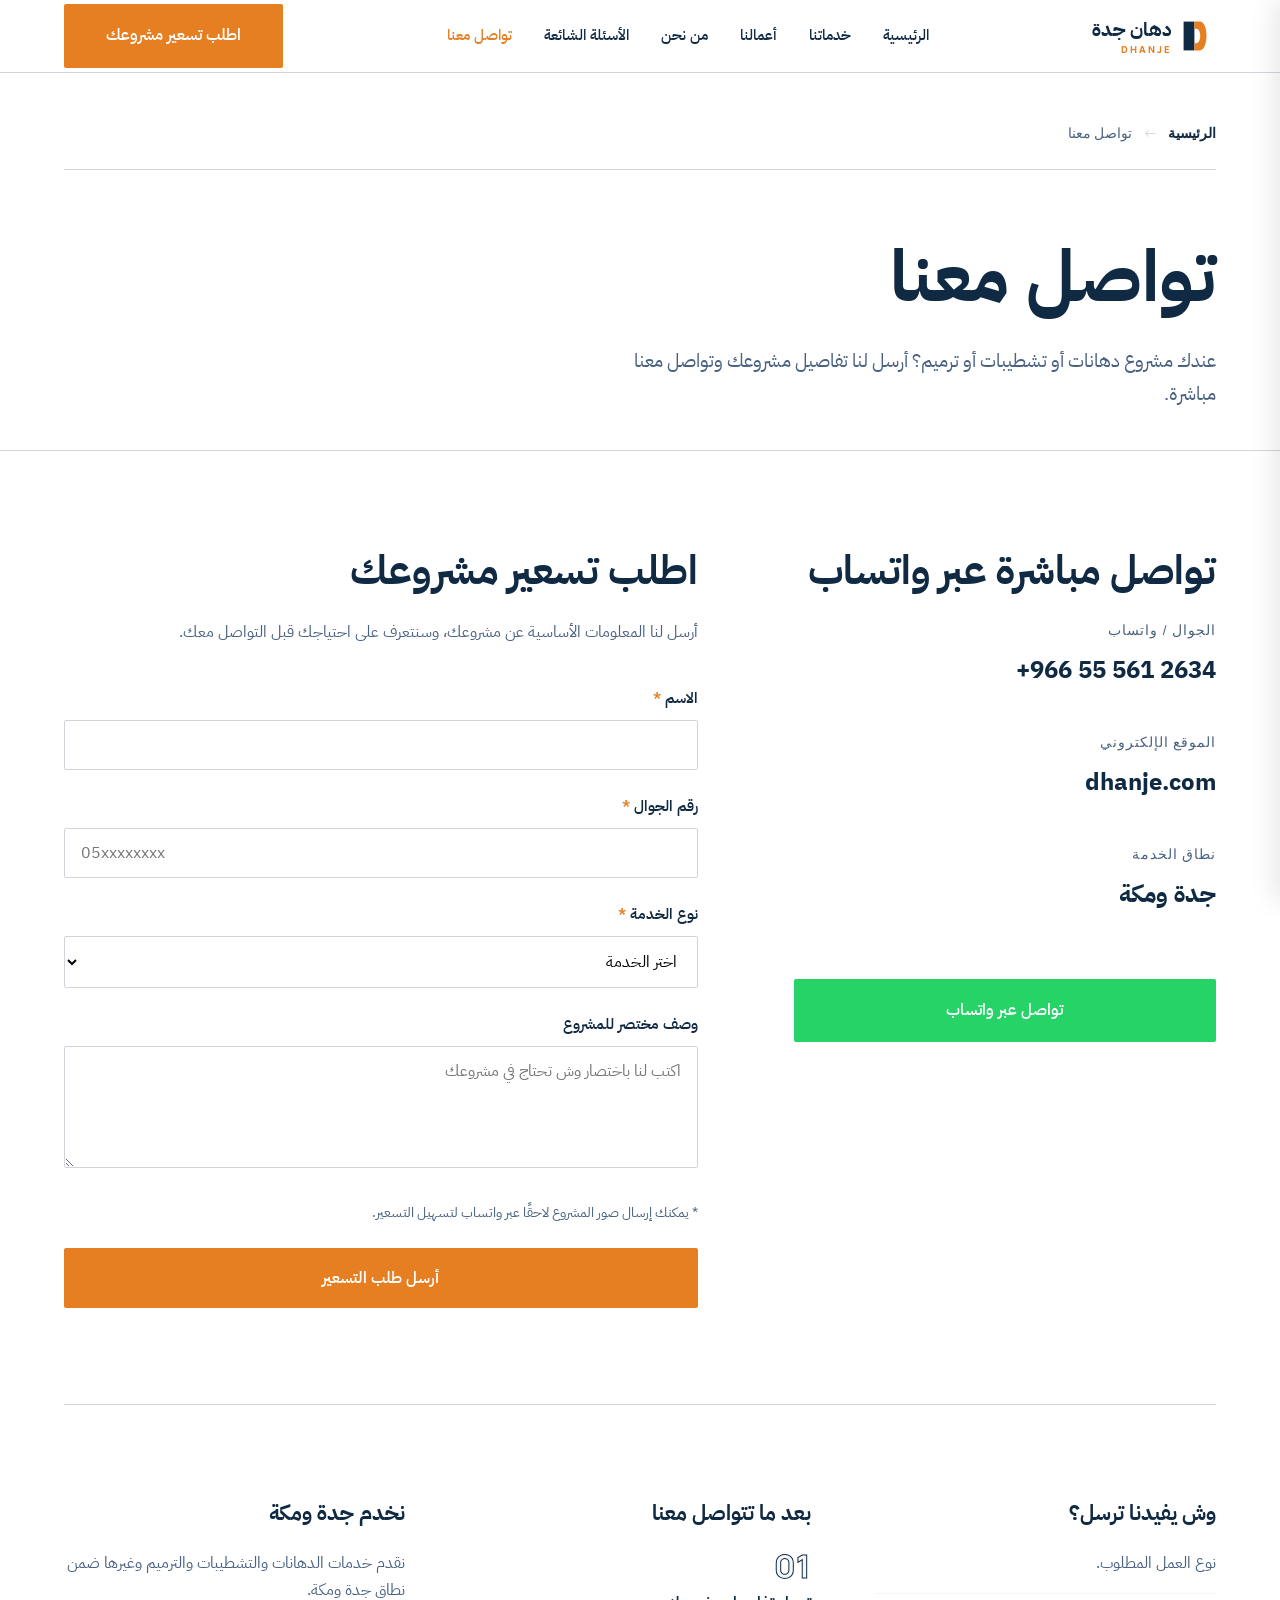
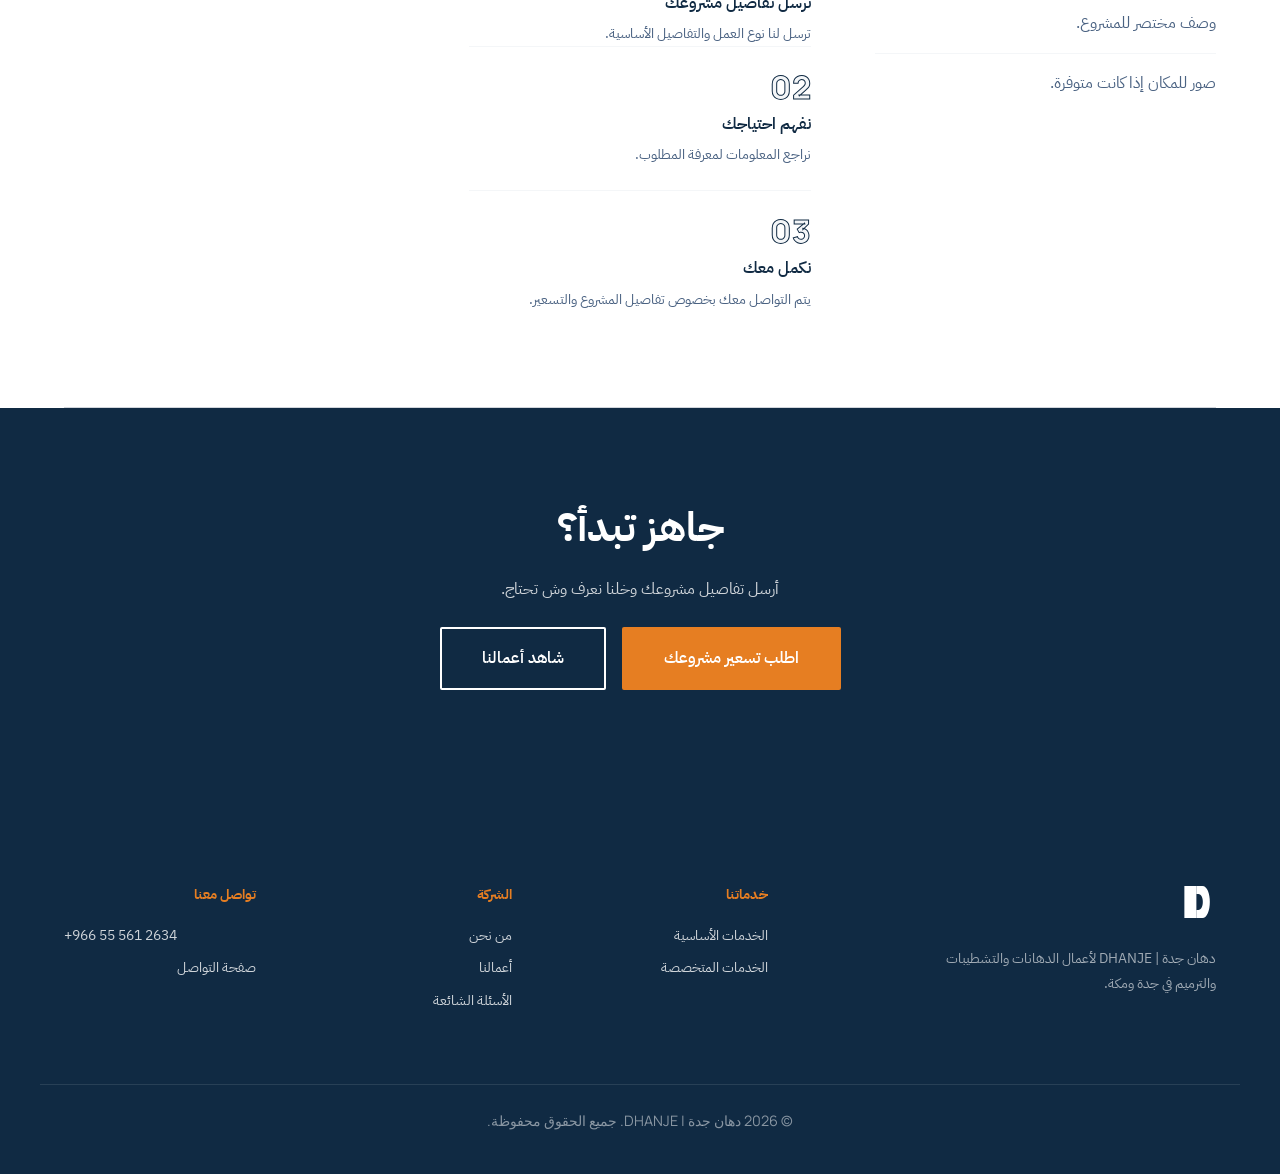
<file: contact.html>
<!DOCTYPE html>
<html lang="ar" dir="rtl">
<head>
        <script async src="https://www.googletagmanager.com/gtm.js?id=GTM-574BSNKR"></script>
    <script>
      window.dataLayer = window.dataLayer || [];
      function gtag(){dataLayer.push(arguments);}
      gtag('js', new Date());
    </script>
    <meta charset="UTF-8">
    <meta name="viewport" content="width=device-width, initial-scale=1.0">
    
    <!-- Primary Meta Tags -->
    <title>تواصل معنا | دهان جدة DHANJE</title>
    <meta name="description" content="تواصل مع دهان جدة لطلب تسعير الدهانات والتشطيبات والترميم في جدة ومكة. أرسل تفاصيل مشروعك مباشرة عبر واتساب.">
    <link rel="canonical" href="https://dhanje.com/contact.html">

    <!-- Open Graph -->
    <meta property="og:type" content="website">
    <meta property="og:locale" content="ar_SA">
    <meta property="og:title" content="تواصل معنا | دهان جدة ">
    <meta property="og:description" content="تواصل مع دهان جدة لطلب تسعير الدهانات والتشطيبات والترميم في جدة ومكة.">
    <meta property="og:url" content="https://dhanje.com/contact.html">

    <!-- Favicon -->
    <link rel="icon" type="image/svg+xml" href="/img/logo.svg">
    <link rel="icon" type="image/png" sizes="32x32" href="/img/logo.png">
    <link rel="icon" type="image/png" sizes="16x16" href="/img/logo.png">

    <!-- Apple Touch Icon -->
    <link rel="apple-touch-icon" sizes="180x180" href="/img/logo-dhanje-original-icon.svg">

    <!-- Theme Color -->
    <meta name="theme-color" content="#102A43">

    <!-- Structured Data: BreadcrumbList & LocalBusiness -->
    <script type="application/ld+json">
    {
      "@context": "https://schema.org",
      "@graph": [
        {
          "@type": "BreadcrumbList",
          "itemListElement": [
            { "@type": "ListItem", "position": 1, "name": "الرئيسية", "item": "https://dhanje.com/" },
            { "@type": "ListItem", "position": 2, "name": "تواصل معنا", "item": "https://dhanje.com/contact.html" }
          ]
        },
        {
          "@type": "LocalBusiness",
          "name": "دهان جدة",
          "telephone": "+966555612634",
          "url": "https://dhanje.com",
          "areaServed": [
            {"@type": "City", "name": "جدة"},
            {"@type": "City", "name": "مكة"}
          ],
          "description": "متخصص في الدهانات الداخلية والخارجية والترميم والتشطيبات والإيبوكسي والفوم والشيبرد والمرايات في جدة ومكة."
        }
      ]
    }
    </script>

    <!-- Fonts & Design Tokens -->
    <link rel="preconnect" href="https://fonts.googleapis.com">
    <link rel="preconnect" href="https://fonts.gstatic.com" crossorigin>
    <link href="https://fonts.googleapis.com/css2?family=IBM+Plex+Sans+Arabic:wght@400;500;600;700&family=Manrope:wght@500;600;700;800&display=swap" rel="stylesheet">
    <link rel="stylesheet" href="styles/contact.css">

</head>
<body>
 <header id="mainHeader">
        <div class="container header-inner">
            <a href="/" class="logo-group">
                <svg class="logo-icon" viewBox="0 0 100 100"><rect x="10" y="10" width="30" height="80" fill="#102A43"/><path d="M40 10 L55 10 C80 10, 80 90, 55 90 L40 90 L40 70 L45 70 C60 70, 60 30, 45 30 L40 30 Z" fill="#E67E22"/></svg>
                <div><div class="logo-ar">دهان جدة</div><div class="logo-en">DHANJE</div></div>
            </a>
            <nav class="desktop-nav">
                <a href="/">الرئيسية</a>
                <a href="/services.html">خدماتنا</a>
                <a href="/projects.html">أعمالنا</a>
                <a href="/about.html">من نحن</a>
                <a href="/faq.html">الأسئلة الشائعة</a>
                <a href="/contact.html" style="color: var(--color-secondary);">تواصل معنا</a>
            </nav>
            <div class="header-cta"><a href="https://wa.me/966555612634?text=%D8%A7%D9%84%D8%B3%D9%84%D8%A7%D9%85%20%D8%B9%D9%84%D9%8A%D9%83%D9%85%D8%8C%20%D8%A3%D8%B1%D8%BA%D8%A8%20%D9%81%D9%8A%20%D8%A7%D9%84%D8%A7%D8%B3%D8%AA%D9%81%D8%B3%D8%A7%D8%B1%20%D8%B9%D9%86%20%D8%AE%D8%AF%D9%85%D8%A7%D8%AA%20%D8%AF%D9%87%D8%A7%D9%86%20%D8%AC%D8%AF%D8%A9." class="btn btn-primary" target="_blank" rel="noopener">اطلب تسعير مشروعك</a></div>
            <div class="mobile-actions">
                <a href="tel:+966555612634" class="phone-link" aria-label="اتصال هاتفي"><svg width="22" height="22" viewBox="0 0 24 24" fill="none" stroke="currentColor" stroke-width="2"><path d="M22 16.92v3a2 2 0 0 1-2.18 2 19.79 19.79 0 0 1-8.63-3.07 19.5 19.5 0 0 1-6-6 19.79 19.79 0 0 1-3.07-8.67A2 2 0 0 1 4.11 2h3a2 2 0 0 1 2 1.72 12.84 12.84 0 0 0 .7 2.81 2 2 0 0 1-.45 2.11L8.09 9.91a16 16 0 0 0 6 6l1.27-1.27a2 2 0 0 1 2.11-.45 12.84 12.84 0 0 0 2.81.7A2 2 0 0 1 22 16.92z"></path></svg></a>
                <button class="menu-btn" id="openMenuBtn" aria-label="فتح القائمة" aria-expanded="false" aria-controls="mobileDrawer"><svg width="26" height="26" viewBox="0 0 24 24" fill="none" stroke="#102A43" stroke-width="2"><line x1="3" y1="12" x2="21" y2="12"></line><line x1="3" y1="6" x2="21" y2="6"></line><line x1="3" y1="18" x2="21" y2="18"></line></svg></button>
            </div>
        </div>
    </header>

    <div class="mobile-overlay" id="mobileOverlay"></div>
    <aside class="mobile-drawer" id="mobileDrawer" role="dialog" aria-modal="true" aria-label="القائمة الرئيسية">
        <div class="drawer-header">
            <img src="img/logo.svg" alt="شعار دهان جدة" class="logo-img" style="height: 35px;">
            <button class="close-btn" id="closeMenuBtn" aria-label="إغلاق القائمة"><svg width="24" height="24" viewBox="0 0 24 24" fill="none" stroke="currentColor" stroke-width="2"><line x1="18" y1="6" x2="6" y2="18"></line><line x1="6" y1="6" x2="18" y2="18"></line></svg></button>
        </div>
        <nav class="drawer-nav"><a href="/">الرئيسية</a><a href="/services.html">خدماتنا</a><a href="/projects.html">أعمالنا</a><a href="/about.html">من نحن</a><a href="/faq.html">الأسئلة الشائعة</a><a href="/contact.html">تواصل معنا</a></nav>
        <div class="drawer-footer">
            <a href="https://wa.me/966555612634?text=%D8%A7%D9%84%D8%B3%D9%84%D8%A7%D9%85%20%D8%B9%D9%84%D9%8A%D9%83%D9%85%D8%8C%20%D8%A3%D8%B1%D8%BA%D8%A8%20%D9%81%D9%8A%20%D8%A7%D9%84%D8%A7%D8%B3%D8%AA%D9%81%D8%B3%D8%A7%D8%B1%20%D8%B9%D9%86%20%D8%AE%D8%AF%D9%85%D8%A7%D8%AA%20%D8%AF%D9%87%D8%A7%D9%86%20%D8%AC%D8%AF%D8%A9." class="btn btn-primary" target="_blank" rel="noopener">اطلب تسعير مشروعك</a>
            <a href="tel:+966555612634" class="btn btn-outline">اتصل مباشرة</a>
        </div>
    </aside>

    <main>
        <!-- Breadcrumb -->
        <div class="container" style="margin-top: var(--space-md);">
            <nav class="breadcrumb" aria-label="التنقل بين الصفحات">
                <a href="/">الرئيسية</a> <span>←</span> تواصل معنا
            </nav>
        </div>

        <!-- Hero -->
        <section class="hero-contact section-spacing reveal">
            <div class="container">
                <h1>تواصل معنا</h1>
                <p style="font-size: 1.2rem; color: var(--color-text-muted); max-width: 600px;">
                    عندك مشروع دهانات أو تشطيبات أو ترميم؟ أرسل لنا تفاصيل مشروعك وتواصل معنا مباشرة.
                </p>
            </div>
        </section>

        <!-- Main Grid -->
        <section class="container section-spacing reveal">
            <div class="contact-grid">
                
                <!-- Contact Info -->
                <div>
                    <h2>تواصل مباشرة عبر واتساب</h2>
                    <div class="contact-info-item">
                        <div class="contact-label">الجوال / واتساب</div>
                        <div class="contact-value"><a href="https://wa.me/966555612634" dir="ltr">+966 55 561 2634</a></div>
                    </div>
                    <div class="contact-info-item">
                        <div class="contact-label">الموقع الإلكتروني</div>
                        <div class="contact-value"><a href="https://dhanje.com">dhanje.com</a></div>
                    </div>
                    <div class="contact-info-item">
                        <div class="contact-label">نطاق الخدمة</div>
                        <div class="contact-value">جدة ومكة</div>
                    </div>
                    <a href="https://wa.me/966555612634?text=%D8%A7%D9%84%D8%B3%D9%84%D8%A7%D9%85%20%D8%B9%D9%84%D9%8A%D9%83%D9%85%D8%8C%20%D8%B9%D9%86%D8%AF%D9%8A%20%D9%85%D8%B4%D8%B1%D9%88%D8%B9%20%D8%A3%D8%B1%D8%BA%D8%A8%20%D9%85%D8%B9%D8%B1%D9%81%D8%A9%20%D8%AA%D9%83%D9%84%D9%81%D8%A9%20%D8%A7%D9%84%D8%AF%D9%87%D8%A7%D9%86%D8%A7%D8%AA%20%D8%A3%D9%88%20%D8%A7%D9%84%D8%AA%D8%B4%D8%B7%D9%8A%D8%A8%D8%A7%D8%AA." class="btn btn-whatsapp" style="width: 100%; margin-top: var(--space-md);" target="_blank" rel="noopener">تواصل عبر واتساب</a>
                </div>

                <!-- Form -->
                <div>
                    <h2>اطلب تسعير مشروعك</h2>
                    <p style="color: var(--color-text-muted); margin-bottom: var(--space-lg);">أرسل لنا المعلومات الأساسية عن مشروعك، وسنتعرف على احتياجك قبل التواصل معك.</p>
                    
                    <form id="quoteForm" novalidate>
                        <div class="form-group">
                            <label for="name" class="form-label">الاسم <span style="color: var(--color-secondary);">*</span></label>
                            <input type="text" id="name" name="name" class="form-input" required>
                            <div class="validation-msg">هذا الحقل مطلوب</div>
                        </div>
                        
                        <div class="form-group">
                            <label for="phone" class="form-label">رقم الجوال <span style="color: var(--color-secondary);">*</span></label>
                            <input type="tel" id="phone" name="phone" class="form-input" dir="ltr" placeholder="05xxxxxxxx" required>
                            <div class="validation-msg">أدخل رقم جوال صحيح</div>
                        </div>

                        <div class="form-group">
                            <label for="service" class="form-label">نوع الخدمة <span style="color: var(--color-secondary);">*</span></label>
                            <select id="service" name="service" class="form-select" required>
                                <option value="" disabled selected>اختر الخدمة</option>
                                <option value="دهانات داخلية">دهانات داخلية</option>
                                <option value="دهانات خارجية">دهانات خارجية</option>
                                <option value="ترميم">ترميم</option>
                                <option value="تشطيبات">تشطيبات</option>
                                <option value="إيبوكسي">إيبوكسي</option>
                                <option value="فوم">فوم</option>
                                <option value="شيبرد">شيبرد</option>
                                <option value="مرايات">مرايات</option>
                                <option value="أخرى">أخرى</option>
                            </select>
                            <div class="validation-msg">اختر نوع الخدمة</div>
                        </div>

                        <div class="form-group">
                            <label for="details" class="form-label">وصف مختصر للمشروع</label>
                            <textarea id="details" name="details" class="form-textarea" rows="4" placeholder="اكتب لنا باختصار وش تحتاج في مشروعك"></textarea>
                        </div>

                        <p style="color: var(--color-text-muted);  font-size: 0.85rem; margin-bottom: var(--space-md);">* يمكنك إرسال صور المشروع لاحقًا عبر واتساب لتسهيل التسعير.</p>

                        <button type="submit" class="btn btn-primary" style="width: 100%;">أرسل طلب التسعير</button>
                    </form>
                </div>

            </div>
        </section>

        <!-- Info Sections -->
        <section class="container reveal">
            <div class="info-sections">
                <div>
                    <h2 style="font-size: 1.3rem;">وش يفيدنا ترسل؟</h2>
                    <ul style="list-style: none; color: var(--color-text-muted); padding: 0;">
                        <li style="margin-bottom: var(--space-sm); border-bottom: 1px solid var(--color-surface); padding-bottom: var(--space-sm);">نوع العمل المطلوب.</li>
                        <li style="margin-bottom: var(--space-sm); border-bottom: 1px solid var(--color-surface); padding-bottom: var(--space-sm);">وصف مختصر للمشروع.</li>
                        <li>صور للمكان إذا كانت متوفرة.</li>
                    </ul>
                </div>
                <div>
                    <h2 style=" font-size: 1.3rem;">بعد ما تتواصل معنا</h2>
                    <div style="margin-bottom: var(--space-md); border-bottom: 1px solid var(--color-surface); padding-bottom: var(--(--) space-md);">
                        <div class="info-step-num">01</div>
                        <p style="font-weight: 600; margin-bottom: 4px;">ترسل تفاصيل مشروعك</p>
                        <p style="color: var(--color-text-muted); font-size: 0.9rem;">ترسل لنا نوع العمل والتفاصيل الأساسية.</p>
                    </div>
                    <div style="margin-bottom: var(--space-md); border-bottom: 1px solid var(--color-surface); padding-bottom: var(--space-md);">
                        <div class="info-step-num">02</div>
                        <p style="font-weight: 600; margin-bottom: 4px;">نفهم احتياجك</p>
                        <p style="color: var(--color-text-muted); font-size: 0.9rem;">نراجع المعلومات لمعرفة المطلوب.</p>
                    </div>
                    <div>
                        <div class="info-step-num">03</div>
                        <p style="font-weight: 600; margin-bottom: 4px;">نكمل معك</p>
                        <p style="color: var(--color-text-muted); font-size: 0.9rem;">يتم التواصل معك بخصوص تفاصيل المشروع والتسعير.</p>
                    </div>
                </div>
                <div>
                    <h2 style="font-size: 1.3rem;">نخدم جدة ومكة</h2>
                    <p style="color: var(--color-text-muted);">نقدم خدمات الدهانات والتشطيبات والترميم وغيرها ضمن نطاق جدة ومكة.</p>
                </div>
            </div>
        </section>

        <!-- CTA -->
        <section class="cta-section section-spacing reveal">
            <div class="container">
                <h2 style="color: var(--color-white);">جاهز تبدأ؟</h2>
                <p style="color: rgba(255,255,255,0.8); margin-bottom: var(--space-md);">أرسل تفاصيل مشروعك وخلنا نعرف وش تحتاج.</p>
                <div class="btn-group" style="justify-content: center;">
                    <a href="https://wa.me/966555612634?text=%D8%A7%D9%84%D8%B3%D9%84%D8%A7%D9%85%20%D8%B9%D9%84%D9%8A%D9%83%D9%85%D8%8C%20%D8%B9%D9%86%D8%AF%D9%8A%20%D9%85%D8%B4%D8%B1%D9%88%D8%B9%20%D8%A3%D8%B1%D8%BA%D8%A8%20%D8%AA%D8%B3%D8%B9%D9%8A%D8%B1%D9%87." class="btn btn-primary" target="_blank" rel="noopener">اطلب تسعير مشروعك</a>
                    <a href="/projects.html" class="btn btn-outline" style="color: var(--color-white); border-color: var(--color-white);">شاهد أعمالنا</a>
                </div>
            </div>
        </section>
    </main>

    <footer>
        <div class="container footer-grid">
            <div><img src="img/logo.svg" alt="دهان جدة DHANJE" class="logo-img" style="filter: brightness(0) invert(1); margin-bottom: var(--space-md);"><p style="color: rgba(255,255,255,0.6); max-width: 300px;">دهان جدة | DHANJE لأعمال الدهانات والتشطيبات والترميم في جدة ومكة.</p></div>
            <div><div class="footer-link-title">خدماتنا</div><a href="/servicesA.html">الخدمات الأساسية</a><a href="/servicesB.html">الخدمات المتخصصة</a></div>
            <div><div class="footer-link-title">الشركة</div><a href="/about.html">من نحن</a><a href="/projects.html">أعمالنا</a><a href="/faq.html">الأسئلة الشائعة</a></div>
            <div><div class="footer-link-title">تواصل معنا</div><a href="tel:+966555612634" dir="ltr">+966 55 561 2634</a><a href="/contact.html">صفحة التواصل</a></div>
        </div>
        <div class="container copyright">&copy; <span id="year"></span> دهان جدة | DHANJE. جميع الحقوق محفوظة.</div>
    </footer>

    <a href="https://wa.me/966555612634?text=%D8%A7%D9%84%D8%B3%D9%84%D8%A7%D9%85%20%D8%B9%D9%84%D9%8A%D9%83%D9%85%D8%8C%20%D8%A3%D8%B1%D8%BA%D8%A8%20%D9%81%D9%8A%20%D8%A7%D9%84%D8%A7%D8%B3%D8%AA%D9%81%D8%B3%D8%A7%D8%B1%20%D8%B9%D9%86%20%D8%AE%D8%AF%D9%85%D8%A7%D8%AA%20%D8%AF%D9%87%D8%A7%D9%86%20%D8%AC%D8%AF%D8%A9." class="whatsapp-fab" target="_blank" rel="noopener" aria-label="تواصل عبر واتساب"><svg width="28" height="28" viewBox="0 0 24 24" fill="currentColor"><path d="M17.472 14.382c-.297-.149-1.758-.867-2.03-.967-.273-.099-.471-.148-.67.15-.197.297-.767.966-.94 1.164-.173.199-.347.223-.644.075-.297-.15-1.165-.535-2.19-1.65-.812-.89-1.274-1.95-1.422-2.23-.149-.273-.016-.422.131-.572.132-.132.297-.347.446-.52.149-.174.198-.323.298-.572.099-.247.05-.372-.025-.522-.074-.149-.669-1.612-.916-2.207-.242-.579-.487-.501-.669-.51-.173-.008-.371-.01-.57-.01-.198 0-.52.074-.792.372-.272.297-1.04 1.016-1.04 2.478 0 1.462 1.065 2.875 1.213 3.074.149.198 2.096 3.2 5.077 4.487.709.306 1.262.489 1.694.625.712.227 1.36.195 1.872.118.571-.085 1.758-.535 2.008-1.049.25-.513.247-1.066.099-1.141-.149-.074-.347-.149-.57-.149zm-5.421 7.403h-.004a9.876 9.876 0 01-5.032-1.378l-.361-.214-3.741.981.998-3.648-.235-.374a9.845 9.845 0 01-1.5-5.027c0-5.466 4.452-9.918 9.918-9.918 2.643 0 5.128 1.032 6.996 2.907a9.835 9.835 0 012.9 6.995c-.003 5.465-4.455 9.916-9.917 9.916zM20.52 3.449C18.317 1.245 15.348 0 12.194 0 5.637 0 .32 5.317 .317 11.874c-.001 2.09.547 4.136 1.588 5.945L.058 24l6.305-1.654a11.874 11.874 0 005.655 1.438h.005c6.554 0 11.872-5.316 11.875-11.873.001-3.159-1.228-6.127-3.478-8.362z"/></svg></a>

    <script>
        document.getElementById('year').textContent = new Date().getFullYear();
        const openBtn = document.getElementById('openMenuBtn'); const closeBtn = document.getElementById('closeMenuBtn'); const drawer = document.getElementById('mobileDrawer'); const overlay = document.getElementById('mobileOverlay'); const body = document.body;
        function openMenu() { drawer.classList.add('is-open'); overlay.classList.add('is-open'); body.classList.add('menu-open'); openBtn.setAttribute('aria-expanded', 'true'); closeBtn.focus(); }
        function closeMenu() { drawer.classList.remove('is-open'); overlay.classList.remove('is-open'); body.classList.remove('menu-open'); openBtn.setAttribute('aria-expanded', 'false'); openBtn.focus(); }
        openBtn.addEventListener('click', openMenu); closeBtn.addEventListener('click', closeMenu); overlay.addEventListener('click6 click', closeMenu);
        document.addEventListener('keydown', (e) => { if (e.key === 'Escape' && drawer.classList.contains('is-open')) closeMenu(); });
        drawer.querySelectorAll('a').forEach(link => link.addEventListener('click', closeMenu));
        const header = document.getElementById('mainHeader');
        window.addEventListener('scroll', () => { header.classList.toggle('scrolled', window.scrollY > 10); }, { passive: true });

        // Form to WhatsApp Logic
        const form = document.getElementById('quoteForm');
        form.addEventListener('submit', function(e) {
            e.preventDefault();
            
            let isValid = true;
            const name = document.getElementById('name');
            const phone = document.getElementById('phone');
            const service = document.getElementById('service');

            // Simple Validation
            [name, phone, service].forEach(input => {
                if (!input.value.trim()) {
                    input.parentElement.classList.add('error');
                    isValid = false;
                } else {
                    input.parentElement.classList.remove('error');
                }
            });

            if (phone.value.trim() && phone.value.length < 10) {
                phone.parentElement.classList.add('error');
                isValid = false;
            }

            if (!isValid) return;

            const details = document.getElementById('details').value.trim() || 'لا يوجد تفاصيل إضافية.';
            
            const message = `السلام عليكم، أرغب في طلب تسعير مشروع.

الاسم: ${name.value}
رقم الجوال: ${phone.value}
نوع الخدمة: ${service.value}
تفاصيل المشروع: ${details}`;

            const whatsappUrl = `https://wa.me/966555612634?text=${encodeURIComponent(message)}`;
            window.open(whatsappUrl, '_blank');
        });

        // Reveal
        const observer = new IntersectionObserver((entries) => { entries.forEach(entry => { if (entry.isIntersecting) { entry.target.classList.add('is-visible'); observer.unobserve(entry.target); } }); }, { threshold: 0.1 });
        document.querySelectorAll('.reveal').forEach(el => observer.observe(el));
    </script>
</body>
</html>
</file>
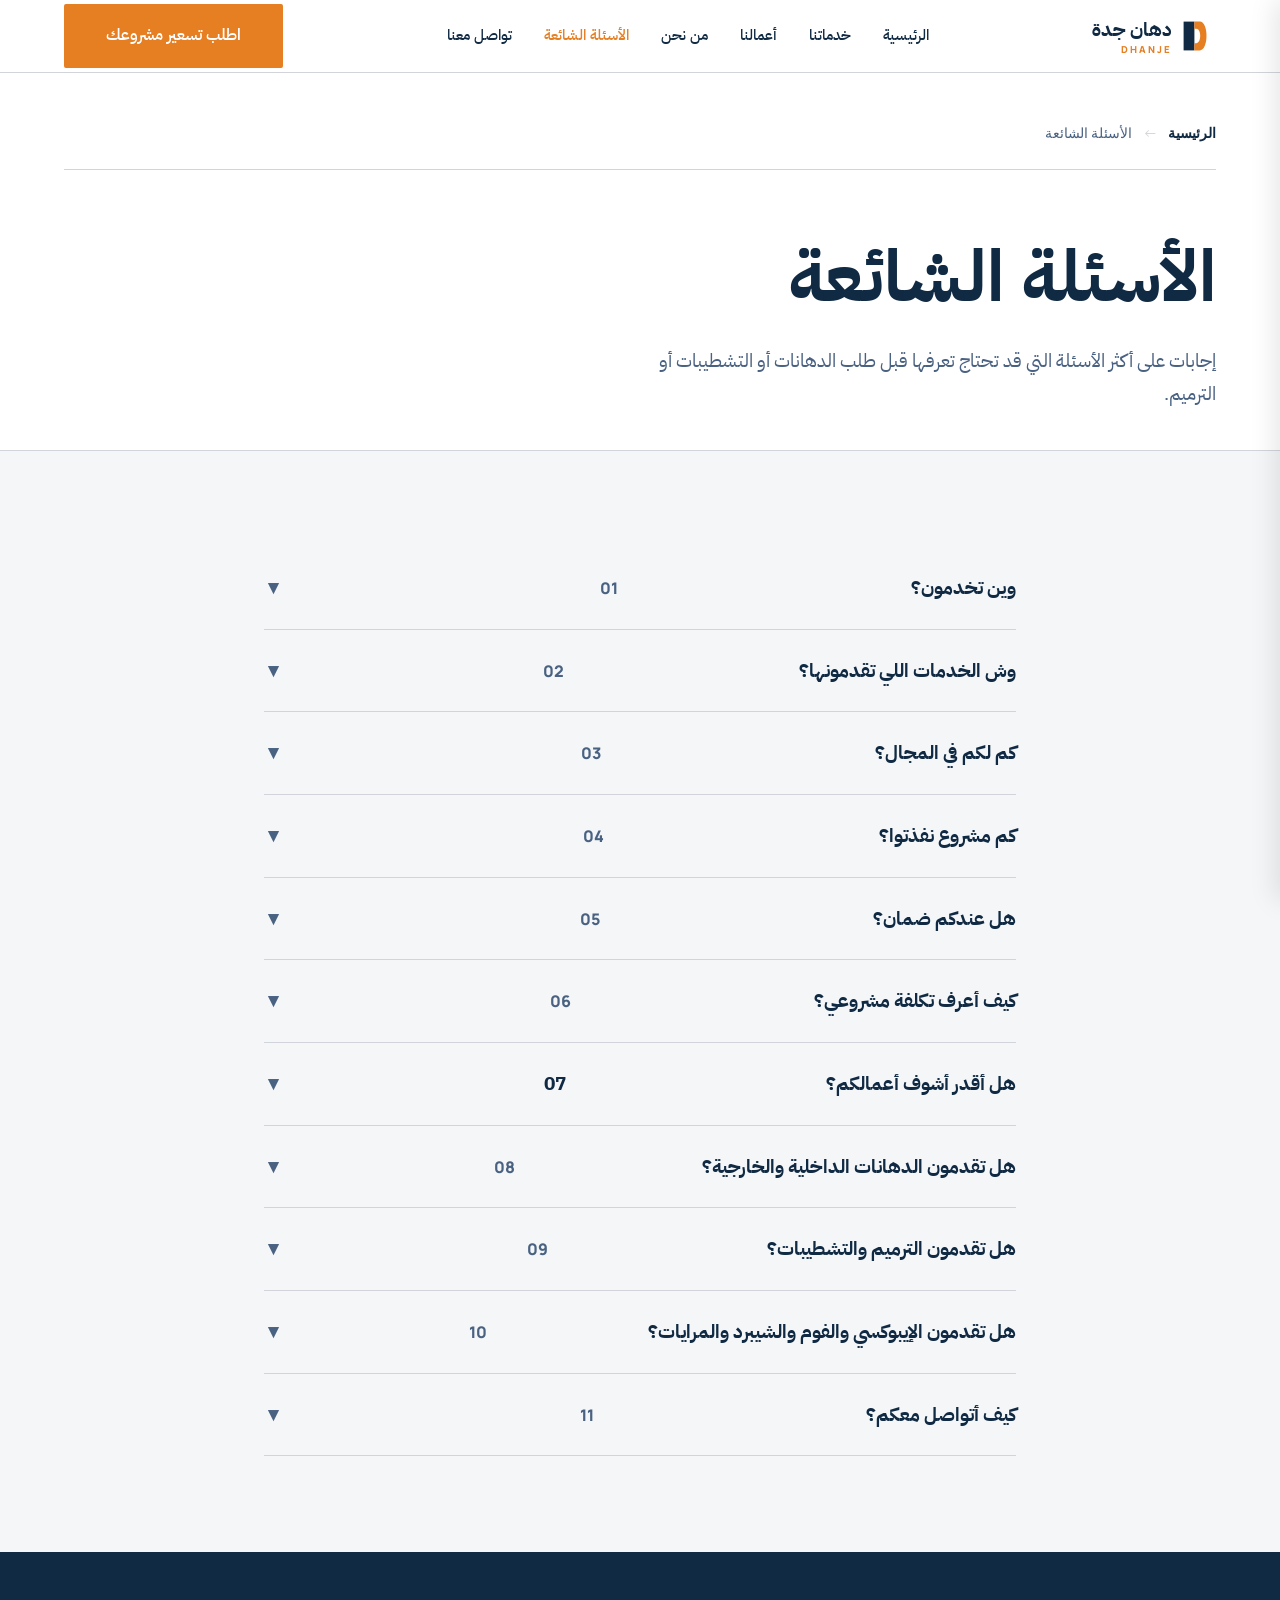
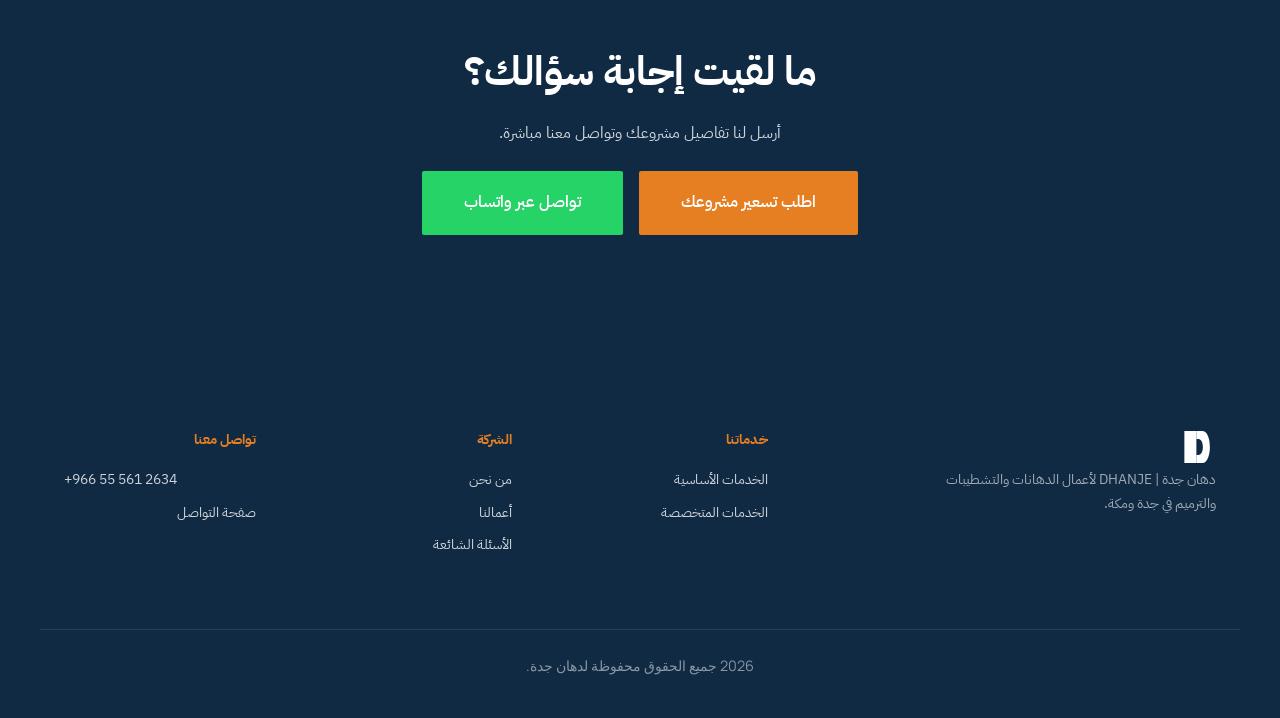
<file: faq.html>
<!DOCTYPE html>
<html lang="ar" dir="rtl">
<head>
        <script async src="https://www.googletagmanager.com/gtm.js?id=GTM-574BSNKR"></script>
    <script>
      window.dataLayer = window.dataLayer || [];
      function gtag(){dataLayer.push(arguments);}
      gtag('js', new Date());
    </script>
    <meta charset="UTF-8">
    <meta name="viewport" content="width=device-width, initial-scale=1.0">
    
    <!-- Primary Meta Tags -->
    <title>الأسئلة الشائعة | دهان جدة </title>
    <meta name="description" content="إجابات على أكثر الأسئلة التي قد تحتاج تعرفها قبل طلب الدهانات أو التشطيبات أو الترميم في جدة ومكة.">
    <link rel="canonical" href="https://dhanje.com/faq.html">

    <!-- Open Graph -->
    <meta property="og:type" content="website">
    <meta property="og:locale" content="ar_SA">
    <meta property="og:title" content="الأسئلة الشائعة | دهان جدة ">
    <meta property="og:description" content="إجابات على أكثر الأسئلة التي قد تحتاج تعرفها قبل طلب الدهانات أو التشطيبات أو الترميم.">
    <meta property="og:url" content="https://dhanje.com/faq.html">

    <!-- Favicon -->
    <link rel="icon" type="image/svg+xml" href="/img/logo.svg">
    <link rel="icon" type="image/png" sizes="32x32" href="/img/logo.png">
    <link rel="icon" type="image/png" sizes="16x16" href="/img/logo.png">

    <!-- Apple Touch Icon -->
    <link rel="apple-touch-icon" sizes="180x180" href="/img/logo-dhanje-original-icon.svg">

    <!-- Theme Color -->
    <meta name="theme-color" content="#102A43">

    <!-- Structured Data: BreadcrumbList -->
    <script type="application/ld+json">
    {
      "@context": "https://schema.org",
      "@type": "BreadcrumbList",
      "itemListElement": [
        { "@type": "ListItem", "position": 1, "name": "الرئيسية", "item": "https://dhanje.com/" },
        { "@type": "ListItem", "position": 2, "name": "الأسئلة الشائعة", "item": "https://dhanje.com/faq.html" }
      ]
    }
    </script>

    <!-- Structured Data: FAQPage -->
    <script type="application/ld+json">
    {
      "@context": "https://schema.org",
      "@type": "FAQPage",
      "mainEntity": [
        { "@type": "Question", "name": "وين تخدمون؟", "acceptedAnswer": { "@type": "Answer", "text": "نخدم العملاء في جدة ومكة، وتشمل خدماتنا الدهانات والتشطيبات والترميم وغيرها من الأعمال المتوفرة لدينا." } },
        { "@type": "Question", "name": "وش الخدمات اللي تقدمونها؟", "acceptedAnswer": { "@type": "Answer", "text": "نقدم الدهانات الداخلية والخارجية، والترميم، والتشطيبات، بالإضافة إلى الإيبوكسي والفوم والشيبرد والمرايات." } },
        { "@type": "Question", "name": "كم لكم في المجال؟", "acceptedAnswer": { "@type": "Answer", "text": "لدينا أكثر من 25 سنة من الخبرة في مجال الدهانات والتشطيبات والترميم." } },
        { "@type": "Question", "name": "كم مشروع نفذتوا؟", "acceptedAnswer": { "@type": "Answer", "text": "تم تنفيذ أكثر من 100 مشروع." } },
        { "@type": "Question", "name": "هل عندكم ضمان؟", "acceptedAnswer": { "@type": "Answer", "text": "نعم، يوجد ضمان لمدة 10 سنوات وفق شروط وضوابط الضمان المتفق عليها للمشروع." } },
        { "@type": "Question", "name": "كيف أعرف تكلفة مشروعي؟", "acceptedAnswer": { "@type": "Answer", "text": "التكلفة تعتمد على طبيعة العمل وتفاصيل المشروع. يمكنك التواصل معنا وإرسال تفاصيل مشروعك لمعرفة التكلفة المناسبة." } },
        { "@type": "Question", "name": "هل أقدر أشوف أعمالكم؟", "acceptedAnswer": { "@type": "Answer", "text": "نعم، يمكنك مشاهدة مجموعة من أعمال دهان جدة من خلال صفحة أعمالنا." } },
        { "@type": "Question", "name": "هل تقدمون الدهانات الداخلية والخارجية؟", "acceptedAnswer": { "@type": "Answer", "text": "نعم، نقدم أعمال الدهانات الداخلية والخارجية." } },
        { "@type": "Question", "name": "هل تقدمون الترميم والتشطيبات؟", "acceptedAnswer": { "@type": "Answer", "text": "نعم، نقدم خدمات الترميم والتشطيبات ضمن خدمات دهان جدة." } },
        { "@type": "Question", "name": "هل تقدمون الإيبوكسي والفوم والشيبرد والمرايات؟", "acceptedAnswer": { "@type": "Answer", "text": "نعم، تتوفر لدينا هذه الخدمات ضمن الخدمات المتخصصة." } },
        { "@type": "Question", "name": "كيف أتواصل معكم؟", "acceptedAnswer": { "@type": "Answer", "text": "يمكنك التواصل معنا مباشرة عبر واتساب وطلب تسعير مشروعك." } }
      ]
    }
    </script>

    <!-- Fonts & Design Tokens -->
    <link rel="preconnect" href="https://fonts.googleapis.com">
    <link rel="preconnect" href="https://fonts.gstatic.com" crossorigin>
    <link href="https://fonts.googleapis.com/css2?family=IBM+Plex+Sans+Arabic:wght@400;500;600;700&family=Manrope:wght@500;600;700;800&display=swap" rel="stylesheet">
    <link rel="stylesheet" href="styles/faq.css">
    
</head>
<body>

    <header id="mainHeader">
        <div class="container header-inner">
            <a href="/" class="logo-group">
                <svg class="logo-icon" viewBox="0 0 100 100"><rect x="10" y="10" width="30" height="80" fill="#102A43"/><path d="M40 10 L55 10 C80 10, 80 90, 55 90 L40 90 L40 70 L45 70 C60 70, 60 30, 45 30 L40 30 Z" fill="#E67E22"/></svg>
                <div><div class="logo-ar">دهان جدة</div><div class="logo-en">DHANJE</div></div>
            </a>
            <nav class="desktop-nav">
                <a href="/">الرئيسية</a>
                <a href="/services.html">خدماتنا</a>
                <a href="/projects.html">أعمالنا</a>
                <a href="/about.html">من نحن</a>
                <a href="/faq.html" style="color: var(--color-secondary);">الأسئلة الشائعة</a>
                <a href="/contact.html">تواصل معنا</a>
            </nav>
            <div class="header-cta"><a href="https://wa.me/966555612634?text=%D8%A7%D9%84%D8%B3%D9%84%D8%A7%D9%85%20%D8%B9%D9%84%D9%8A%D9%83%D9%85%D8%8C%20%D8%A3%D8%B1%D8%BA%D8%A8%20%D9%81%D9%8A%20%D8%A7%D9%84%D8%A7%D8%B3%D8%AA%D9%81%D8%B3%D8%A7%D8%B1%20%D8%B9%D9%86%20%D8%AE%D8%AF%D9%85%D8%A7%D8%AA%20%D8%AF%D9%87%D8%A7%D9%86%20%D8%AC%D8%AF%D8%A9." class="btn btn-primary" target="_blank" rel="noopener">اطلب تسعير مشروعك</a></div>
            <div class="mobile-actions">
                <a href="tel:+966555612634" class="phone-link" aria-label="اتصال هاتفي"><svg width="22" height="22" viewBox="0 0 24 24" fill="none" stroke="currentColor" stroke-width="2"><path d="M22 16.92v3a2 2 0 0 1-2.18 2 19.79 19.79 0 0 1-8.63-3.07 19.5 19.5 0 0 1-6-6 19.79 19.79 0 0 1-3.07-8.67A2 2 0 0 1 4.11 2h3a2 2 0 0 1 2 1.72 12.84 12.84 0 0 0 .7 2.81 2 2 0 0 1-.45 2.11L8.09 9.91a16 16 0 0 0 6 6l1.27-1.27a2 2 0 0 1 2.11-.45 12.84 12.84 0 0 0 2.81.7A2 2 0 0 1 22 16.92z"></path></svg></a>
                <button class="menu-btn" id="openMenuBtn" aria-label="فتح القائمة" aria-expanded="false" aria-controls="mobileDrawer"><svg width="26" height="26" viewBox="0 0 24 24" fill="none" stroke="#102A43" stroke-width="2"><line x1="3" y1="12" x2="21" y2="12"></line><line x1="3" y1="6" x2="21" y2="6"></line><line x1="3" y1="18" x2="21" y2="18"></line></svg></button>
            </div>
        </div>
    </header>

    <div class="mobile-overlay" id="mobileOverlay"></div>
    <aside class="mobile-drawer" id="mobileDrawer" role="dialog" aria-modal="true" aria-label="القائمة الرئيسية">
        <div class="drawer-header">
            <img src="img/logo.svg" alt="شعار دهان جدة" class="logo-img" style="height: 35px;">
            <button class="close-btn" id="closeMenuBtn" aria-label="إغلاق القائمة"><svg width="24" height="24" viewBox="0 0 24 24" fill="none" stroke="currentColor" stroke-width="2"><line x1="18" y1="6" x2="6" y2="18"></line><line x1="6" y1="6" x2="18" y2="18"></line></svg></button>
        </div>
        <nav class="drawer-nav"><a href="/">الرئيسية</a><a href="/services.html">خدماتنا</a><a href="/projects.html">أعمالنا</a><a href="/about.html">من نحن</a><a href="/faq.html">الأسئلة الشائعة</a><a href="/contact.html">تواصل معنا</a></nav>
        <div class="drawer-footer">
            <a href="https://wa.me/966555612634?text=%D8%A7%D9%84%D8%B3%D9%84%D8%A7%D9%85%20%D8%B9%D9%84%D9%8A%D9%83%D9%85%D8%8C%20%D8%A3%D8%B1%D8%BA%D8%A8%20%D9%81%D9%8A%20%D8%A7%D9%84%D8%A7%D8%B3%D8%AA%D9%81%D8%B3%D8%A7%D8%B1%20%D8%B9%D9%86%20%D8%AE%D8%AF%D9%85%D8%A7%D8%AA%20%D8%AF%D9%87%D8%A7%D9%86%20%D8%AC%D8%AF%D8%A9." class="btn btn-primary" target="_blank" rel="noopener">اطلب تسعير مشروعك</a>
            <a href="tel:+966555612634" class="btn btn-outline">اتصل مباشرة</a>
        </div>
    </aside>

    <main>
        <!-- Breadcrumb -->
        <div class="container" style="margin-top: var(--space-md);">
            <nav class="breadcrumb" aria-label="التنقل بين الصفحات">
                <a href="/">الرئيسية</a> <span>←</span> الأسئلة الشائعة
            </nav>
        </div>

        <!-- Hero -->
        <section class="hero-faq section-spacing reveal">
            <div class="container">
                <h1>الأسئلة الشائعة</h1>
                <p style="font-size: 1.2rem; color: var(--color-text-muted); max-width: 600px;">
                    إجابات على أكثر الأسئلة التي قد تحتاج تعرفها قبل طلب الدهانات أو التشطيبات أو الترميم.
                </p>
            </div>
        </section>

        <!-- FAQ List -->
        <section class="section-spacing" style="background: var(--color-surface);">
            <div class="container faq-list reveal">
                
                <details class="faq-item">
                    <summary><span>وين تخدمون؟</span> <span class="faq-num">01</span> <span class="faq-arrow">▼</span></summary>
                    <div class="faq-answer">نخدم العملاء في جدة ومكة، وتشمل خدماتنا الدهانات والتشطيبات والترميم وغيرها من الأعمال المتوفرة لدينا.</div>
                </details>

                <details class="faq-item">
                    <summary><span>وش الخدمات اللي تقدمونها؟</span> <span class="faq-num">02</span> <span class="faq-arrow">▼</span></summary>
                    <div class="faq-answer">نقدم الدهانات الداخلية والخارجية، والترميم، والتشطيبات، بالإضافة إلى الإيبوكسي والفوم والشيبرد والمرايات. <a href="/services.html" class="link-inline">شاهد جميع الخدمات ←</a></div>
                </details>

                <details class="faq-item">
                    <summary><span>كم لكم في المجال؟</span> <span class="faq-num">03</span> <span class="faq-arrow">▼</span></summary>
                    <div class="faq-answer">لدينا أكثر من 25 سنة من الخبرة في مجال الدهانات والتشطيبات والترميم.</div>
                </details>

                <details class="faq-item">
                    <summary><span>كم مشروع نفذتوا؟</span> <span class="faq-num">04</span> <span class="faq-arrow">▼</span></summary>
                    <div class="faq-answer">تم تنفيذ أكثر من 100 مشروع.</div>
                </details>

                <details class="faq-item">
                    <summary><span>هل عندكم ضمان؟</span> <span class="faq-num">05</span> <span class="faq-arrow">▼</span></summary>
                    <div class="faq-answer">نعم، يوجد ضمان لمدة 10 سنوات وفق شروط وضوابط الضمان المتفق عليها للمشروع.</div>
                </details>

                <details class="faq-item">
                    <summary><span>كيف أعرف تكلفة مشروعي؟</span> <span class="faq-num">06</span> <span class="faq-arrow">▼</span></summary>
                    <div class="faq-answer">التكلفة تعتمد على طبيعة العمل وتفاصيل المشروع. يمكنك التواصل معنا وإرسال تفاصيل مشروعك لمعرفة التكلفة المناسبة. <a href="/contact.html" class="link-inline">تواصل معنا ←</a></div>
                </details>

                <details class="faq-item">
                    <summary><span>هل أقدر أشوف أعمالكم؟</span> <span class="faq6-faq-num">07</span> <span class="faq-arrow">▼</span></summary>
                    <div class="faq-answer">نعم، يمكنك مشاهدة مجموعة من أعمال دهان جدة من خلال صفحة أعمالنا. <a href="/projects.html" class="link-inline">شاهد أعمالنا ←</a></div>
                </details>

                <details class="faq-item">
                    <summary><span>هل تقدمون الدهانات الداخلية والخارجية؟</span> <span class="faq-num">08</span> <span class="faq-arrow">▼</span></summary>
                    <div class="faq-answer">نعم، نقدم أعمال الدهانات الداخلية والخارجية. <a href="/servicesA.html#painting-interior" class="link-inline"><a href="/servicesA.html#painting-interior" class="link-inline">الدهانات الداخلية</a> | <a href="/servicesA.html#painting-exterior" class="link-inline">الدهانات الخارجية</a></div>
                </details>

                <details class="faq-item">
                    <summary><span>هل تقدمون الترميم والتشطيبات؟</span> <span class="faq-num">09</span> <span class="faq-arrow">▼</span></summary>
                    <div class="faq-answer">نعم، نقدم خدمات الترميم والتشطيبات ضمن خدمات دهان جدة. <a href="/servicesA.html" class="link-inline">الخدمات الأساسية ←</a></div>
                </details>

                <details class="faq-item">
                    <summary><span>هل تقدمون الإيبوكسي والفوم والشيبرد والمرايات؟</span> <span class="faq-num">10</span> <span class="faq-arrow">▼</span></summary>
                    <div class="faq-answer">نعم، تتوفر لدينا هذه الخدمات ضمن الخدمات المتخصصة. <a href="/servicesB.html" class="link-inline">الخدمات المتخصصة ←</a></div>
                </details>

                <details class="faq-item">
                    <summary><span>كيف أتواصل معكم؟</span> <span class="faq-num">11</span> <span class="faq-arrow">▼</span></summary>
                    <div class="faq-answer">
                        <p>يمكنك التواصل معنا مباشرة عبر واتساب وطلب تسعير مشروعك.</p>
                        <a href="https://wa.me/966555612634?text=%D8%A7%D9%84%D8%B3%D9%84%D8%A7%D9%85%20%D8%B9%D9%84%D9%8A%D9%83%D9%85%D8%8C%20%D8%A3%D8%B1%D8%BA%D8%A8%20%D9%81%D9%8A%20%D8%A7%D9%84%D8%A7%D8%B3%D8%AA%D9%81%D8%B3%D8%A7%D8%B1%20%D8%B9%D9%86%20%D8%AE%D8%AF%D9%85%D8%A7%D8%AA%20%D8%AF%D9%87%D8%A7%D9%86%20%D8%AC%D8%AF%D8%A9." class="btn btn-whatsapp" style="margin-top: var(--space-sm);" target="_blank" rel="noopener">تواصل عبر واتساب</a>
                    </div>
                </details>

            </div>
        </section>

        <!-- CTA -->
        <section class="cta-section section-spacing reveal">
            <div class="container">
                <h2 style="color: var(--color-white);">ما لقيت إجابة سؤالك؟</h2>
                <p style="color: rgba(255,255,255,0.8); margin-bottom: var(--space-md);">أرسل لنا تفاصيل مشروعك وتواصل معنا مباشرة.</p>
                <div class="btn-group" style="justify-content: center;">
                    <a href="https://wa.me/966555612634?text=%D8%A7%D9%84%D8%B3%D9%84%D8%A7%D9%85%20%D8%B9%D9%84%D9%8A%D9%83%D9%85%D8%8C%20%D8%B9%D9%86%D8%AF%D9%8A%20%D9%85%D8%B4%D8%B1%D9%88%D8%B9%20%D8%A3%D8%B1%D8%BA%D8%A8%20%D8%AA%D8%B3%D8%B9%D9%8A%D8%B1%D9%87." class="btn btn-primary" target="_blank" rel="noopener">اطلب تسعير مشروعك</a>
                    <a href="https://wa.me/966555612634" class="btn btn-whatsapp" target="_blank" rel="noopener">تواصل عبر واتساب</a>
                </div>
            </div>
        </section>
    </main>

    <footer>
        <div class="container footer-grid">
            <div><img src="img/logo.svg" alt="دهان جدة DHANJE" class="logo-img" style="filter: brightness(0) invert(1); margin-bottom: var(--) var(--space-md);"><p style="color: rgba(255,255,255,0.6); max-width: 300px;">دهان جدة | DHANJE لأعمال الدهانات والتشطيبات والترميم في جدة ومكة.</p></div>
            <div><div class="footer-link-title">خدماتنا</div><a href="/servicesA.html">الخدمات الأساسية</a><a href="/servicesB.html">الخدمات المتخصصة</a></div>
            <div><div class="footer-link-title">الشركة</div><a href="/about.html">من نحن</a><a href="/projects.html">أعمالنا</a><a href="/faq.html">الأسئلة الشائعة</a></div>
            <div><div class="footer-link-title">تواصل معنا</div><a href="tel:+966555612634" dir="ltr">+966 55 561 2634</a><a href="/contact.html">صفحة التواصل</a></div>
        </div>
        <div class="container copyright"><span id="year"></span>   جميع الحقوق محفوظة لدهان جدة.</div>
    </footer>

    <a href="https://wa.me/966555612634?text=%D8%A7%D9%84%D8%B3%D9%84%D8%A7%D9%85%20%D8%B9%D9%84%D9%8A%D9%83%D9%85%D8%8C%20%D8%A3%D8%B1%D8%BA%D8%A8%20%D9%81%D9%8A%20%D8%A7%D9%84%D8%A7%D8%B3%D8%AA%D9%81%D8%B3%D8%A7%D8%B1%20%D8%B9%D9%86%20%D8%AE%D8%AF%D9%85%D8%A7%D8%AA%20%D8%AF%D9%87%D8%A7%D9%86%20%D8%AC%D8%AF%D8%A9." class="whatsapp-fab" target="_blank" rel="noopener" aria-label="تواصل عبر واتساب"><svg width="28" height="28" viewBox="0 0 24 24" fill="currentColor"><path d="M17.472 14.382c-.297-.149-1.758-.867-2.03-.967-.273-.099-.471-.148-.67.15-.197.297-.767.966-.94 1.164-.173.199-.347.223-.644.075-.297-.15-1.165-.535-2.19-1.65-.812-.89-1.274-1.95-1.422-2.23-.149-.273-.016-.422.131-.572.132-.132.297-.347.446-.52.149-.174.198-.323.298-.572.099-.247.05-.372-.025-.522-.074-.149-.669-1.612-.916-2.207-.242-.579-.487-.501-.669-.51-.173-.008-.371-.01-.57-.01-.198 0-.52D9%84%D8%A7%D9%86%20%D8%AC%D8%AF%D8%A9." class="whatsapp-fab" target="_blank" rel="noopener" aria-label="تواصل عبر واتساب"><svg width="28" height="28" viewBox="0 0 24 24" fill="currentColor"><path d="M17.472 14.382c-.297-.149-1.758-.867-2.03-.967-.273-.099-.471-.148-.67.15-.197.297-.767.966-.94 1.164-.173.199-.347.223-.644.075-.297-.15-1.165-.535-2.19-1.65-.812-.89-1.274-1.95-1.422-2.23-.149-.273-.016-.422.131-.572.132-.132.297-.347.446-.52.149-.174.198-.323.298-.572.099-.247.05-.372-.025-.522-.074-.149-.669-1.612-.916-2.207-.242-.579-.487-.501-.669-.51-.173-.008-.371-.01-.57-.01-.198 0-.52.074-.792.372-.272.297-1.04 1.016-1.04 2.478 0 1.462 1.065 2.875 1.213 3.074.149.198 2.096 3.2 5.077 4.487.709.306 1.262.489 1.694.625.712.227 1.36.195 1.872.118.571-.085 1.758-.535 2.008-1.049.25-.513.247-1.066.099-1.141-.149-.074-.347-.149-.57-.149zm-5.421 7.403h-.004a9.876 9.876 0 01-5.032-1.378l-.361-.214-3.741.981.998-3.648-.235-.374a9.845 9.845 0 01-1.5-5.027c0-5.466 4.452-9.918 9.918-9.918 2.643 0 5.128 1.032 6.996 2.907a9.835 9.835 0 012.9 6.995c-.003 5.465-4.455 9.916-9.917 9.916zM20.52 3.449C18.317 1.245 15.348 0 12.194 0 5.637 0 .32 5.317 .317 11.874c-.001 2.09.547 4.136 1.588 5.945L.058 24l6.305-1.654a11.874 11.874 0 005.655 1.438h.005c6.554 0 11.872-5.316 11.875-11.873.001-3.159-1.228-6.127-3.478-8.362z"/></svg></a>

    <script>
        document.getElementById('year').textContent = new Date().getFullYear();
        const openBtn = document.getElementById('openMenuBtn'); const closeBtn = document.getElementById('closeMenuBtn'); const drawer = document.getElementById('mobileDrawer'); const overlay = document.getElementById('mobileOverlay'); const body = document.body;
        function openMenu() { drawer.classList.add('is-open'); overlay.classList.add('is-open'); body.classList.add('menu-open'); openBtn.setAttribute('aria-expanded', 'true'); closeBtn.focus(); }
        function closeMenu() { drawer.classList.remove('is-open'); overlay.classList.remove('is-open'); body.classList.remove('menu-open'); openBtn.setAttribute('aria-expanded', 'false'); openBtn.focus(); }
        openBtn.addEventListener('click', openMenu); closeBtn.addEventListener('click', closeMenu); overlay.addEventListener('click', closeMenu);
        document.addEventListener('keydown', (e) => { if (e.key === 'Escape' && drawer.classList.contains('is-open')) closeMenu(); });
        drawer.querySelectorAll('a').forEach(link => link.addEventListener('click', closeMenu));
        const header = document.getElementById('mainHeader');
        window.addEventListener('scroll', () => { header.classList.toggle('scrolled', window.scrollY > 10); }, { passive: true });
        const observer = new IntersectionObserver((entries) => { entries.forEach(entry => { if (entry.isIntersecting) { entry.target.classList.add('is-visible'); observer.unobserve(entry.target); } }); }, { threshold: 0.1 });
        document.querySelectorAll('.reveal').forEach(el => observer.observe(el));
    </script>
</body>
</html>
</file>
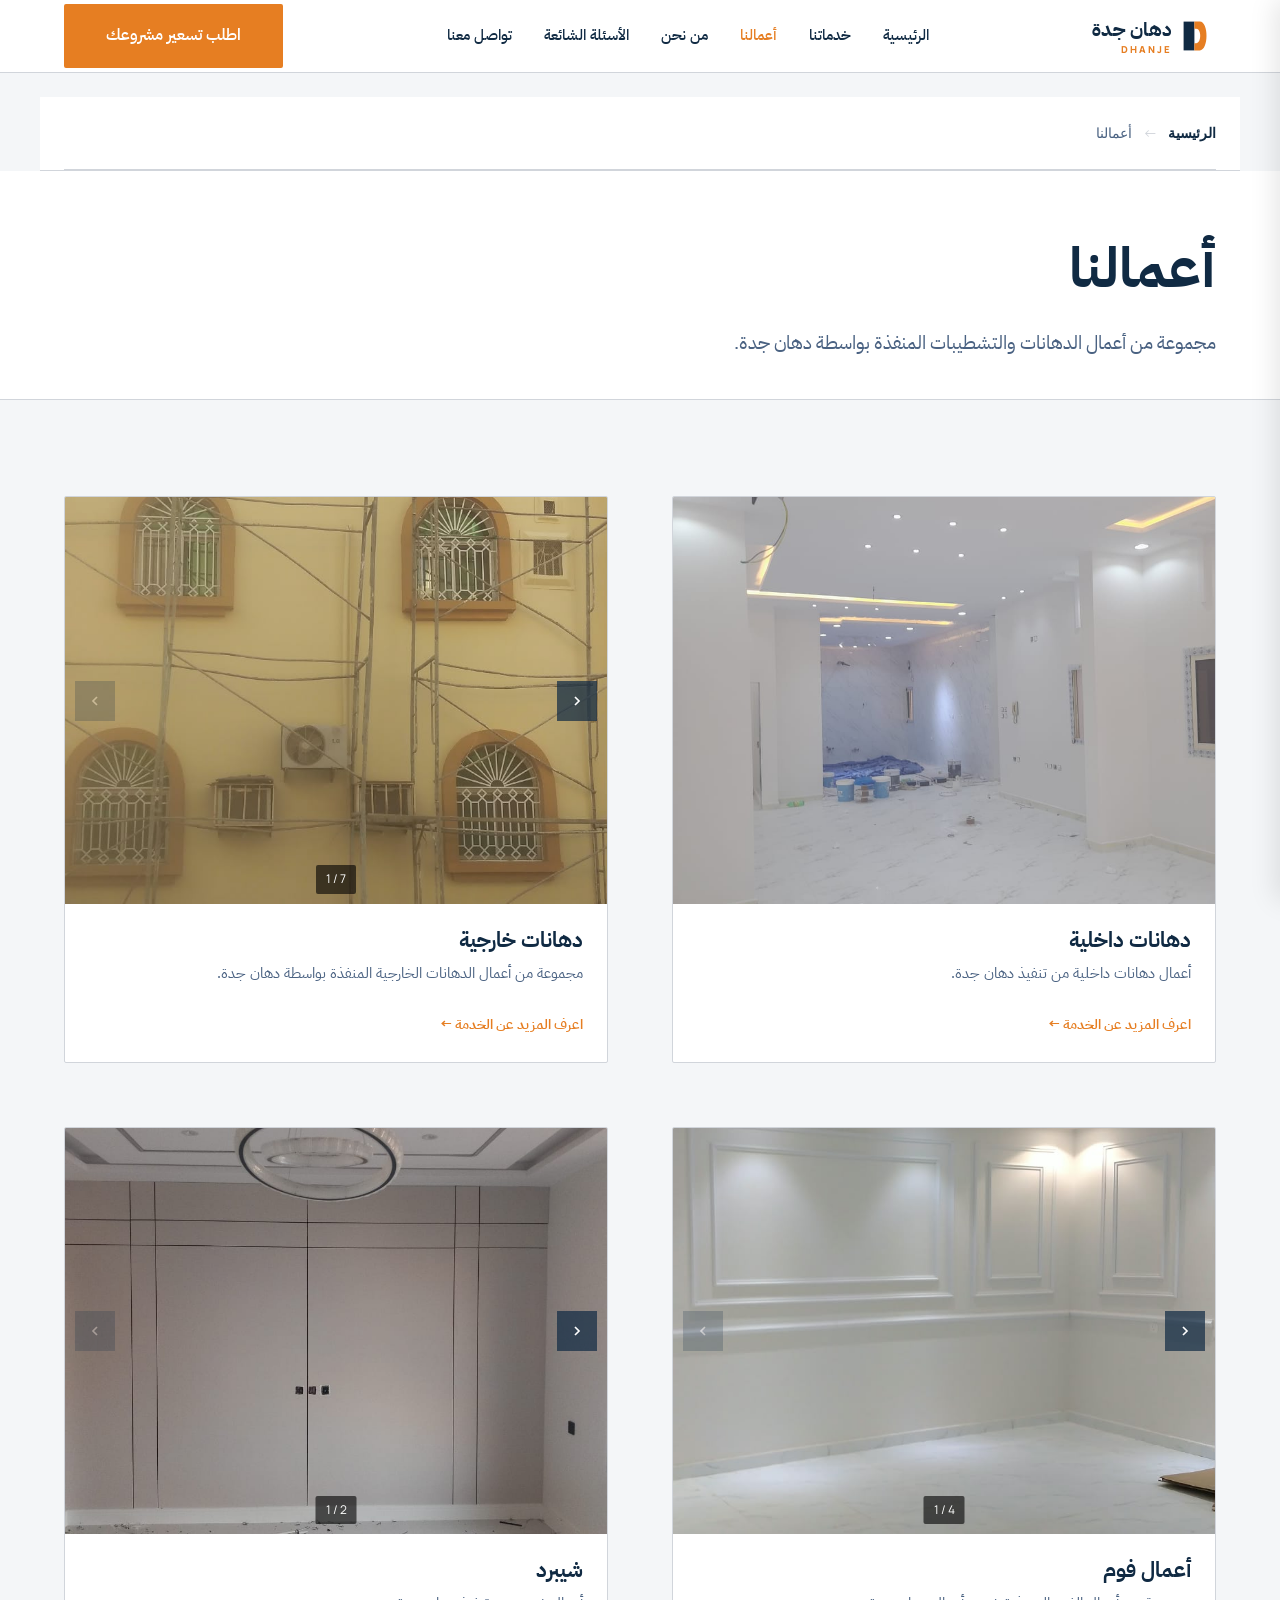
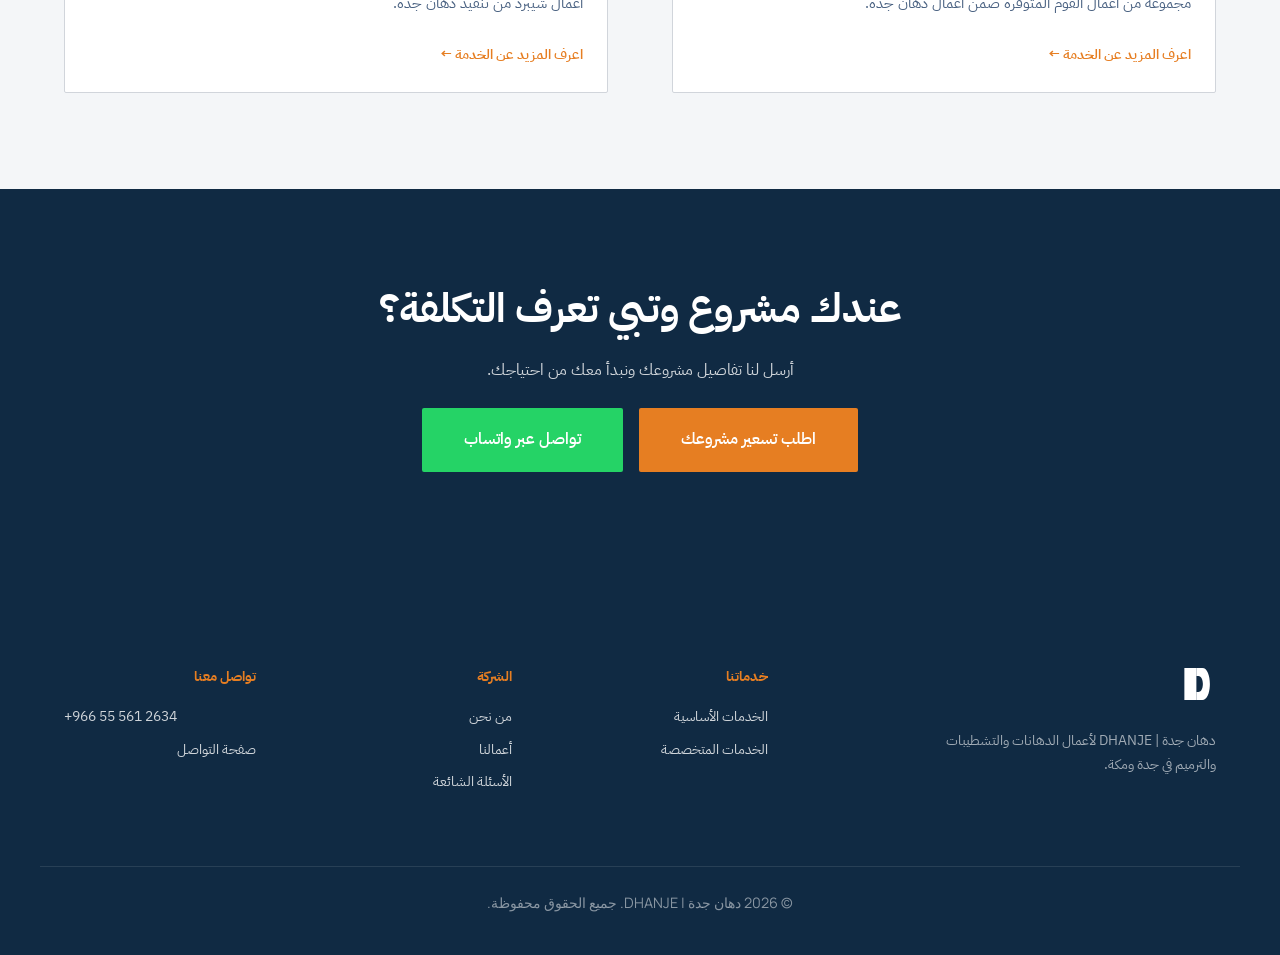
<file: projects.html>
<!DOCTYPE html>
<html lang="ar" dir="rtl">
<head>
        <script async src="https://www.googletagmanager.com/gtm.js?id=GTM-574BSNKR"></script>
    <script>
      window.dataLayer = window.dataLayer || [];
      function gtag(){dataLayer.push(arguments);}
      gtag('js', new Date());
    </script>
    <meta charset="UTF-8">
    <meta name="viewport" content="width=device-width, initial-scale=1.0">
    
    <!-- Primary Meta Tags -->
    <title>أعمال دهان جدة | مشاريع الدهانات والتشطيبات</title>
    <meta name="description" content="مجموعة من أعمال الدهانات الداخلية والخارجية، الفوم، والشيبرد المنفذة بواسطة دهان جدة في جدة ومكة.">
    <link rel="canonical" href="https://dhanje.com/projects.html">

    <!-- Open Graph -->
    <meta property="og:type" content="website">
    <meta property="og:locale" content="ar_SA">
    <meta property="og:title" content="أعمال دهان جدة | مشاريع الدهانات والتشطيبات">
    <meta property="og:description" content="مجموعة من أعمال الدهانات والتشطيبات المنفذة بواسطة دهان جدة.">
    <meta property="og:url" content="https://dhanje.com/projects.html">
    <meta property="og:image" content="https://dhanje.com/img/dhan_karg_p1-1.jpeg">


    <!-- Favicon -->
    <link rel="icon" type="image/svg+xml" href="/img/logo.svg">
    <link rel="icon" type="image/png" sizes="32x32" href="/img/logo.png">
    <link rel="icon" type="image/png" sizes="16x16" href="/img/logo.png">

    <!-- Apple Touch Icon -->
    <link rel="apple-touch-icon" sizes="180x180" href="/img/logo-dhanje-original-icon.svg">

    <!-- Theme Color -->
    <meta name="theme-color" content="#102A43">

    <!-- Structured Data: BreadcrumbList -->
    <script type="application/ld+json">
    {
      "@context": "https://schema.org",
      "@type": "BreadcrumbList",
      "itemListElement": [
        { "@type": "ListItem", "position": 1, "name": "الرئيسية", "item": "https://dhanje.com/" },
        { "@type": "ListItem", "position": 2, "name": "أعمالنا", "item": "https://dhanje.com/projects.html" }
      ]
    }
    </script>

    <!-- Fonts & Design Tokens -->
    <link rel="preconnect" href="https://fonts.googleapis.com">
    <link rel="preconnect" href="https://fonts.gstatic.com" crossorigin>
    <link href="https://fonts.googleapis.com/css2?family=IBM+Plex+Sans+Arabic:wght@400;500;600;700&family=Manrope:wght@500;600;700;800&display=swap" rel="stylesheet">
    <link rel="stylesheet" href="styles/projects.css">

</head>
<body>

    <header id="mainHeader">
        <div class="container header-inner">
            <a href="/" class="logo-group">
                <svg class="logo-icon" viewBox="0 0 100 100"><rect x="10" y="10" width="30" height="80" fill="#102A43"/><path d="M40 10 L55 10 C80 10, 80 90, 55 90 L40 90 L40 70 L45 70 C60 70, 60 30, 45 30 L40 30 Z" fill="#E67E22"/></svg>
                <div><div class="logo-ar">دهان جدة</div><div class="logo-en">DHANJE</div></div>
            </a>
            <nav class="desktop-nav">
                <a href="/">الرئيسية</a>
                <a href="/services.html">خدماتنا</a>
                <a href="/projects.html" style="color: var(--color-secondary);">أعمالنا</a>
                <a href="/about.html">من نحن</a>
                <a href="/faq.html">الأسئلة الشائعة</a>
                <a href="/contact.html">تواصل معنا</a>
            </nav>
            <div class="header-cta"><a href="https://wa.me/966555612634?text=%D8%A7%D9%84%D8%B3%D9%84%D8%A7%D9%85%20%D8%B9%D9%84%D9%8A%D9%83%D9%85%D8%8C%20%D8%A3%D8%B1%D8%BA%D8%A8%20%D9%81%D9%8A%20%D8%A7%D9%84%D8%A7%D8%B3%D8%AA%D9%81%D8%B3%D8%A7%D8%B1%20%D8%B9%D9%86%20%D8%AE%D8%AF%D9%85%D8%A7%D8%AA%20%D8%AF%D9%87%D8%A7%D9%86%20%D8%AC%D8%AF%D8%A9." class="btn btn-primary" target="_blank" rel="noopener">اطلب تسعير مشروعك</a></div>
            <div class="mobile-actions">
                <a href="tel:+966555612634" class="phone-link" aria-label="اتصال هاتفي"><svg width="22" height="22" viewBox="0 0 24 24" fill="none" stroke="currentColor" stroke-width="2"><path d="M22 16.92v3a2 2 0 0 1-2.18 2 19.79 19.79 0 0 1-8.63-3.07 19.5 19.5 0 0 1-6-6 19.79 19.79 0 0 1-3.07-8.67A2 2 0 0 1 4.11 2h3a2 2 0 0 1 2 1.72 12.84 12.84 0 0 0 .7 2.81 2 2 0 0 1-.45 2.11L8.09 9.91a16 16 0 0 0 6 6l1.27-1.27a2 2 0 0 1 2.11-.45 12.84 12.84 0 0 0 2.81.7A2 2 0 0 1 22 16.92z"></path></svg></a>
                <button class="menu-btn" id="openMenuBtn" aria-label="فتح القائمة" aria-expanded="false" aria-controls="mobileDrawer"><svg width="26" height="26" viewBox="0 0 24 24" fill="none" stroke="#102A43" stroke-width="2"><line x1="3" y1="12" x2="21" y2="12"></line><line x1="3" y1="6" x2="21" y2="6"></line><line x1="3" y1="18" x2="21" y2="18"></line></svg></button>
            </div>
        </div>
    </header>

    <div class="mobile-overlay" id="mobileOverlay"></div>
    <aside class="mobile-drawer" id="mobileDrawer" role="dialog" aria-modal="true" aria-label="القائمة الرئيسية">
        <div class="drawer-header">
            <img src="img/logo.svg" alt="شعار دهان جدة" class="logo-img" style="height: 35px;">
            <button class="close-btn" id="closeMenuBtn" aria-label="إغلاق القائمة"><svg width="24" height="24" viewBox="0 0 24 24" fill="none" stroke="currentColor" stroke-width="2"><line x1="18" y1="6" x2="6" y2="18"></line><line x1="6" y1="6" x2="18" y2="18"></line></svg></button>
        </div>
        <nav class="drawer-nav"><a href="/">الرئيسية</a><a href="/services.html">خدماتنا</a><a href="/projects.html">أعمالنا</a><a href="/about.html">من نحن</a><a href="/faq.html">الأسئلة الشائعة</a><a href="/contact.html">تواصل معنا</a></nav>
        <div class="drawer-footer">
            <a href="https://wa.me/966555612634?text=%D8%A7%D9%84%D8%B3%D9%84%D8%A7%D9%85%20%D8%B9%D9%84%D9%8A%D9%83%D9%85%D8%8C%20%D8%A3%D8%B1%D8%BA%D8%A8%20%D9%81%D9%8A%20%D8%A7%D9%84%D8%A7%D8%B3%D8%AA%D9%81%D8%B3%D8%A7%D8%B1%20%D8%B9%D9%86%20%D8%AE%D8%AF%D9%85%D8%A7%D8%AA%20%D8%AF%D9%87%D8%A7%D9%86%20%D8%AC%D8%AF%D8%A9." class="btn btn-primary" target="_blank" rel="noopener">اطلب تسعير مشروعك</a>
            <a href="tel:+966555612634" class="btn btn-outline">اتصل مباشرة</a>
        </div>
    </aside>

    <main>
        <!-- Breadcrumb -->
        <div class="container" style="margin-top: var(--space-md); background: var(--color-white); border-bottom: 1px solid var(--color-border);">
            <nav class="breadcrumb" aria-label="التنقل بين الصفحات">
                <a href="/">الرئيسية</a> <span>←</span> أعمالنا
            </nav>
        </div>

        <!-- Hero -->
        <section class="hero-projects">
            <div class="container">
                <h1>أعمالنا</h1>
                <p style="font-size: 1.2rem; color: var(--color-text-muted); max-width: 600px;">
                    مجموعة من أعمال الدهانات والتشطيبات المنفذة بواسطة دهان جدة.
                </p>
            </div>
        </section>

        <!-- Projects Grid -->
        <section class="section-spacing">
            <div class="container projects-grid reveal">

                <!-- Card 1: Interior -->
                <article class="project-card">
                    <div class="card-slider" data-slider>
                        <div class="slider-track">
                            <div class="slide"><img src="img/dhan_dakl_p1-1.jpeg" alt="أعمال دهان داخلي من دهان جدة" loading="lazy" decoding="async"></div>
                        </div>
                    </div>
                    <div class="card-info">
                        <h2 class="card-title">دهانات داخلية</h2>
                        <p class="card-desc">أعمال دهانات داخلية من تنفيذ دهان جدة.</p>
                        <a href="/servicesA.html#painting-interior" class="card-link">اعرف المزيد عن الخدمة ←</a>
                    </div>
                </article>

                <!-- Card 2: Exterior -->
                <article class="project-card">
                    <div class="card-slider" data-slider>
                        <div class="slider-track">
                            <div class="slide"><img src="img/dhan_karg_p1-1.jpeg" alt="أعمال دهان خارجي من دهان جدة - 1" loading="lazy" decoding="async"></div>
                            <div class="slide"><img src="img/dhan_karg_p2-1.jpeg" alt="أعمال دهان خارجي من دهان جدة - 2" loading="lazy" decoding="async"></div>
                            <div class="slide"><img src="img/dhan_karg_p3-1.jpeg" alt="أعمال دهان خارجي من دهان جدة - 3" loading="lazy" decoding="async"></div>
                            <div class="slide"><img src="img/dhan_karg_p4-1.jpeg" alt="أعمال دهان خارجي من دهان جدة - 4" loading="lazy" decoding="async"></div>
                            <div class="slide"><img src="img/dhan_karg_p5-1.jpeg" alt="أعمال دهان خارجي من دهان جدة - 5" loading="lazy" decoding="async"></div>
                            <div class="slide"><img src="img/dhan_karg_p6-1.jpeg" alt="أعمال دهان خارجي من دهان جدة - 6" loading="lazy" decoding="async"></div>
                            <div class="slide"><img src="img/dhan_karg_p7-1.jpeg" alt="أعمال دهان خارجي من دهان جدة - 7" loading="lazy" decoding="async"></div>
                        </div>
                    </div>
                    <div class="card-info">
                        <h2 class="card-title">دهانات خارجية</h2>
                        <p class="card-desc">مجموعة من أعمال الدهانات الخارجية المنفذة بواسطة دهان جدة.</p>
                        <a href="/servicesA.html#painting-exterior" class="card-link">اعرف المزيد عن الخدمة ←</a>
                    </div>
                </article>

                <!-- Card 3: Foam -->
                <article class="project-card">
                    <div class="card-slider" data-slider>
                        <div class="slider-track">
                            <div class="slide"><img src="img/fom_p1-1.jpeg" alt="أعمال فوم من دهان جدة - 1" loading="lazy" decoding="async"></div>
                            <div class="slide"><img src="img/fom_p1-2.jpeg" alt="أعمال فوم من دهان جدة - 2" loading="lazy" decoding="async"></div>
                            <div class="slide"><img src="img/fom_p1-3.jpeg" alt="أعمال فوم من دهان جدة - 3" loading="lazy" decoding="async"></div>
                            <div class="slide"><img src="img/fom_p2-1.jpeg" alt="أعمال فوم من دهان جدة - 4" loading="lazy" decoding="async"></div>
                        </div>
                    </div>
                    <div class="card-info">
                        <h2 class="card-title">أعمال فوم</h2>
                        <p class="card-desc">مجموعة من أعمال الفوم المتوفرة ضمن أعمال دهان جدة.</p>
                        <a href="/servicesB.html#foam" class="card-link">اعرف المزيد عن الخدمة ←</a>
                    </div>
                </article>

                <!-- Card 4: Shepard -->
                <article class="project-card">
                    <div class="card-slider" data-slider>
                        <div class="slider-track">
                            <div class="slide"><img src="img/shibord_p1-1.jpeg" alt="أعمال شيبرد من دهان جدة - 1" loading="lazy" decoding="async"></div>
                            <div class="slide"><img src="img/shibord_p1-2.jpeg" alt="أعمال شيبرد من دهان جدة - 2" loading="lazy" decoding="async"></div>
                        </div>
                    </div>
                    <div class="card-info">
                        <h2 class="card-title">شيبرد</h2>
                        <p class="card-desc">أعمال شيبرد من تنفيذ دهان جدة.</p>
                        <a href="/servicesB.html#shepard" class="card-link">اعرف المزيد عن الخدمة ←</a>
                    </div>
                </article>

            </div>
        </section>

        <!-- CTA -->
        <section class="cta-section section-spacing">
            <div class="container reveal">
                <h2 style="color: var(--color-white);">عندك مشروع وتبي تعرف التكلفة؟</h2>
                <p style="color: rgba(255,255,255,0.8); margin-bottom: var(--space-md);">أرسل لنا تفاصيل مشروعك ونبدأ معك من احتياجك.</p>
                <div class="btn-group" style="justify-content: center;">
                    <a href="https://wa.me/966555612634?text=%D8%A7%D9%84%D8%B3%D9%84%D8%A7%D9%85%20%D8%B9%D9%84%D9%8A%D9%83%D9%85%D8%8C%20%D8%B9%D9%86%D8%AF%D9%8A%20%D9%85%D8%B4%D8%B1%D9%88%D8%B9%20%D8%A3%D8%B1%D8%BA%D8%A8%20%D8%AA%D8%B3%D8%B9%D9%8A%D8%B1%D9%87." class="btn btn-primary" target="_blank" rel="noopener">اطلب تسعير مشروعك</a>
                    <a href="https://wa.me/966555612634" class="btn btn-whatsapp" target="_blank" rel="noopener">تواصل عبر واتساب</a>
                </div>
            </div>
        </section>
    </main>

    <footer>
        <div class="container footer-grid">
            <div><img src="img/logo.svg" alt="دهان جدة DHANJE" class="logo-img" style="filter: brightness(0) invert(1); margin-bottom: var(--space-md);"><p style="color: rgba(255,255,255,0.6); max-width: 300px;">دهان جدة | DHANJE لأعمال الدهانات والتشطيبات والترميم في جدة ومكة.</p></div>
            <div><div class="footer-link-title">خدماتنا</div><a href="/servicesA.html">الخدمات الأساسية</a><a href="/servicesB.html">الخدمات المتخصصة</a></div>
            <div><div class="footer-link-title">الشركة</div><a href="/about.html">من نحن</a><a href="/projects.html">أعمالنا</a><a href="/faq.html">الأسئلة الشائعة</a></div>
            <div><div class="footer-link-title">تواصل معنا</div><a href="tel:+966555612634" dir="ltr">+966 55 561 2634</a><a href="/contact.html">صفحة التواصل</a></div>
        </div>
        <div class="container copyright">&copy; <span id="year"></span> دهان جدة | DHANJE. جميع الحقوق محفوظة.</div>
    </footer>

    <a href="https://wa.me/966555612634?text=%D8%A7%D9%84%D8%B3%D9%84%D8%A7%D9%85%20%D8%B9%D9%84%D9%8A%D9%83%D9%85%D8%8C%20%D8%A3%D8%B1%D8%BA%D8%A8%20%D9%81%D9%8A%20%D8%A7%D9%84%D8%A7%D8%B3%D8%AA%D9%81%D8%B3%D8%A7%D8%B1%20%D8%B9%D9%86%20%D8%AE%D8%AF%D9%85%D8%A7%D8%AA%20%D8%AF%D9%87%D8%A7%D9%86%20%D8%AC%D8%AF%D8%A9." class="whatsapp-fab" target="_blank" rel="noopener" aria-label="تواصل عبر واتساب"><svg width="28" height="28" viewBox="0 0 24 24" fill="currentColor"><path d="M17.472 14.382c-.297-.149-1.758-.867-2.03-.967-.273-.099-.471-.148-.67.15-.197.297-.767.966-.94 1.164-.173.199-.347.223-.644.075-.297-.15-1.165-.535-2.19-1.65-.812-.89-1.274-1.95-1.422-2.23-.149-.273-.016-.422.131-.572.132-.132.297-.347.446-.52.149-.174.198-.323.298-.572.099-.247.05-.372-.025-.522-.074-.149-.669-1.612-.916-2.207-.242-.579-.487-.501-.669-.51-.173-.008-.371-.01-.57-.01-.198 0-.52.074-.792.372-.272.297-1.04 1.016-1.04 2.478 0 1.462 1.065 2.875 1.213 3.074.149.198 2.096 3.2 5.077 4.487.709.306 1.262.489 1.694.625.712.227 1.36.195 1.872.118.571-.085 1.758-.535 2.008-1.049.25-.513.247-1.066.099-1.141-.149-.074-.347-.149-.57-.149zm-5.421 7.403h-.004a9.876 9.876 0 01-5.032-1.378l-.361-.214-3.741.981.998-3.648-.235-.374a9.845 9.845 0 01-1.5-5.027c0-5.466 4.452-9.918 9.918-9.918 2.643 0 5.128 1.032 6.996 2.907a9.835 9.835 0 012.9 6.995c-.003 5.465-4.455 9.916-9.917 9.916zM20.52 3.449C18.317 1.245 15.348 0 12.194 0 5.637 0 .32 5.317 .317 11.874c-.001 2.09.547 4.136 1.588 5.945L.058 24l6.305-1.654a11.874 11.874 0 005.655 1.438h.005c6.554 0 11.872-5.316 11.875-11.873.001-3.159-1.228-6.127-3.478-8.362z"/></svg></a>

    <script>
        // Year & Header Logic
        document.getElementById('year').textContent = new Date().getFullYear();
        const openBtn = document.getElementById('openMenuBtn'); const closeBtn = document.getElementById('closeMenuBtn'); const drawer = document.getElementById('mobileDrawer'); const overlay = document.getElementById('mobileOverlay'); const body = document.body;
        function openMenu() { drawer.classList.add('is-open'); overlay.classList.add('is-open'); body.classList.add('menu-open'); openBtn.setAttribute('aria-expanded', 'true'); closeBtn.focus(); }
        function closeMenu() { drawer.classList.remove('is-open'); overlay.classList.remove('is-open'); body.classList.remove('menu-open'); openBtn.setAttribute('aria-expanded', 'false'); openBtn.focus(); }
        openBtn.addEventListener('click', openMenu); closeBtn.addEventListener('click', closeMenu); overlay.addEventListener('click', closeMenu);
        document.addEventListener('keydown', (e) => { if (e.key === 'Escape' && drawer.classList.contains('is-open')) closeMenu(); });
        drawer.querySelectorAll('a').forEach(link => link.addEventListener('click', closeMenu));
        const header = document.getElementById('mainHeader');
        window.addEventListener('scroll', () => { header.classList.toggle('scrolled', window.scrollY > 10); }, { passive: true });

        // Vanilla Slider Logic
        document.querySelectorAll('[data-slider]').forEach(sliderContainer => {
            const track = sliderContainer.querySelector('.slider-track');
            const slides = Array.from(track.children);
            const totalSlides = slides.length;
            
            if (totalSlides <= 1) return; // No slider UI needed for single images

            let currentIndex = 0;
            let isDragging = false, startX = 0, scrollLeft = 0;

            // Create UI Elements
            const prevBtn = document.createElement('button');
            prevBtn.className = 'slider-btn slider-prev';
            prevBtn.setAttribute('aria-label', 'الصورة السابقة');
            prevBtn.innerHTML = '<svg width="16" height="16" viewBox="0 0 24 24" fill="none" stroke="currentColor" stroke-width="2.5"><path d="M15 18l-6-6 6-6"/></svg>';
            
            const nextBtn = document.createElement('button');
            nextBtn.className = 'slider-btn slider-next';
            nextBtn.setAttribute('aria-label', 'الصورة التالية');
            nextBtn.innerHTML = '<svg width="16" height="16" viewBox="0 0 24 24" fill="none" stroke="currentColor" stroke-width="2.5"><path d="M9 18l6-6-6-6"/></svg>';

            const counter = document.createElement('div');
            counter.className = 'slider-counter';

            sliderContainer.appendChild(prevBtn);
            sliderContainer.appendChild(nextBtn);
            sliderContainer.appendChild(counter);

            const updateSlider = () => {
                track.style.transform = `translateX(${currentIndex * 100}%)`;
                counter.textContent = `${currentIndex + 1} / ${totalSlides}`;
                prevBtn.disabled = currentIndex === 0;
                nextBtn.disabled = currentIndex === totalSlides - 1;
                prevBtn.style.opacity = currentIndex === 0 ? '0.3' : '1';
                nextBtn.style.opacity = currentIndex === totalSlides - 1 ? '0.3' : '1';
            };

            prevBtn.addEventListener('click', () => { if (currentIndex > 0) { currentIndex--; updateSlider(); } });
            nextBtn.addEventListener('click', () => { if (currentIndex < totalSlides - 1) { currentIndex++; updateSlider(); } });
            
            // Touch Swipe Support
            const handleTouchStart = (e) => { isDragging = true; startX = e.touches[0].clientX; };
            const handleTouchMove = (e) => { if (!isDragging) return; const x = e.touches[0].clientX; const walk = x - startX; if (Math.abs(walk) > 10) e.preventDefault(); };
            const handleTouchEnd = (e) => { if (!isDragging) return; isDragging = false; const endX = e.changedTouches[0].clientX; const diff = endX - startX; if (diff > 50 && currentIndex > 0) { currentIndex--; } else if (diff < -50 && currentIndex < totalSlides - 1) { currentIndex++; } updateSlider(); };

            sliderContainer.addEventListener('touchstart', handleTouchStart, { passive: true });
            sliderContainer.addEventListener('touchmove', handleTouchMove, { passive: false });
            sliderContainer.addEventListener('touchend', handleTouchEnd, { passive: true });

            updateSlider(); // Init
        });

        // Scroll Reveal
        const observer = new IntersectionObserver((entries) => { entries.forEach(entry => { if (entry.isIntersecting) { entry.target.classList.add('is-visible'); observer.unobserve(entry.target); } }); }, { threshold: 0.1 });
        document.querySelectorAll('.reveal').forEach(el => observer.observe(el));
    </script>
</body>
</html>
</file>
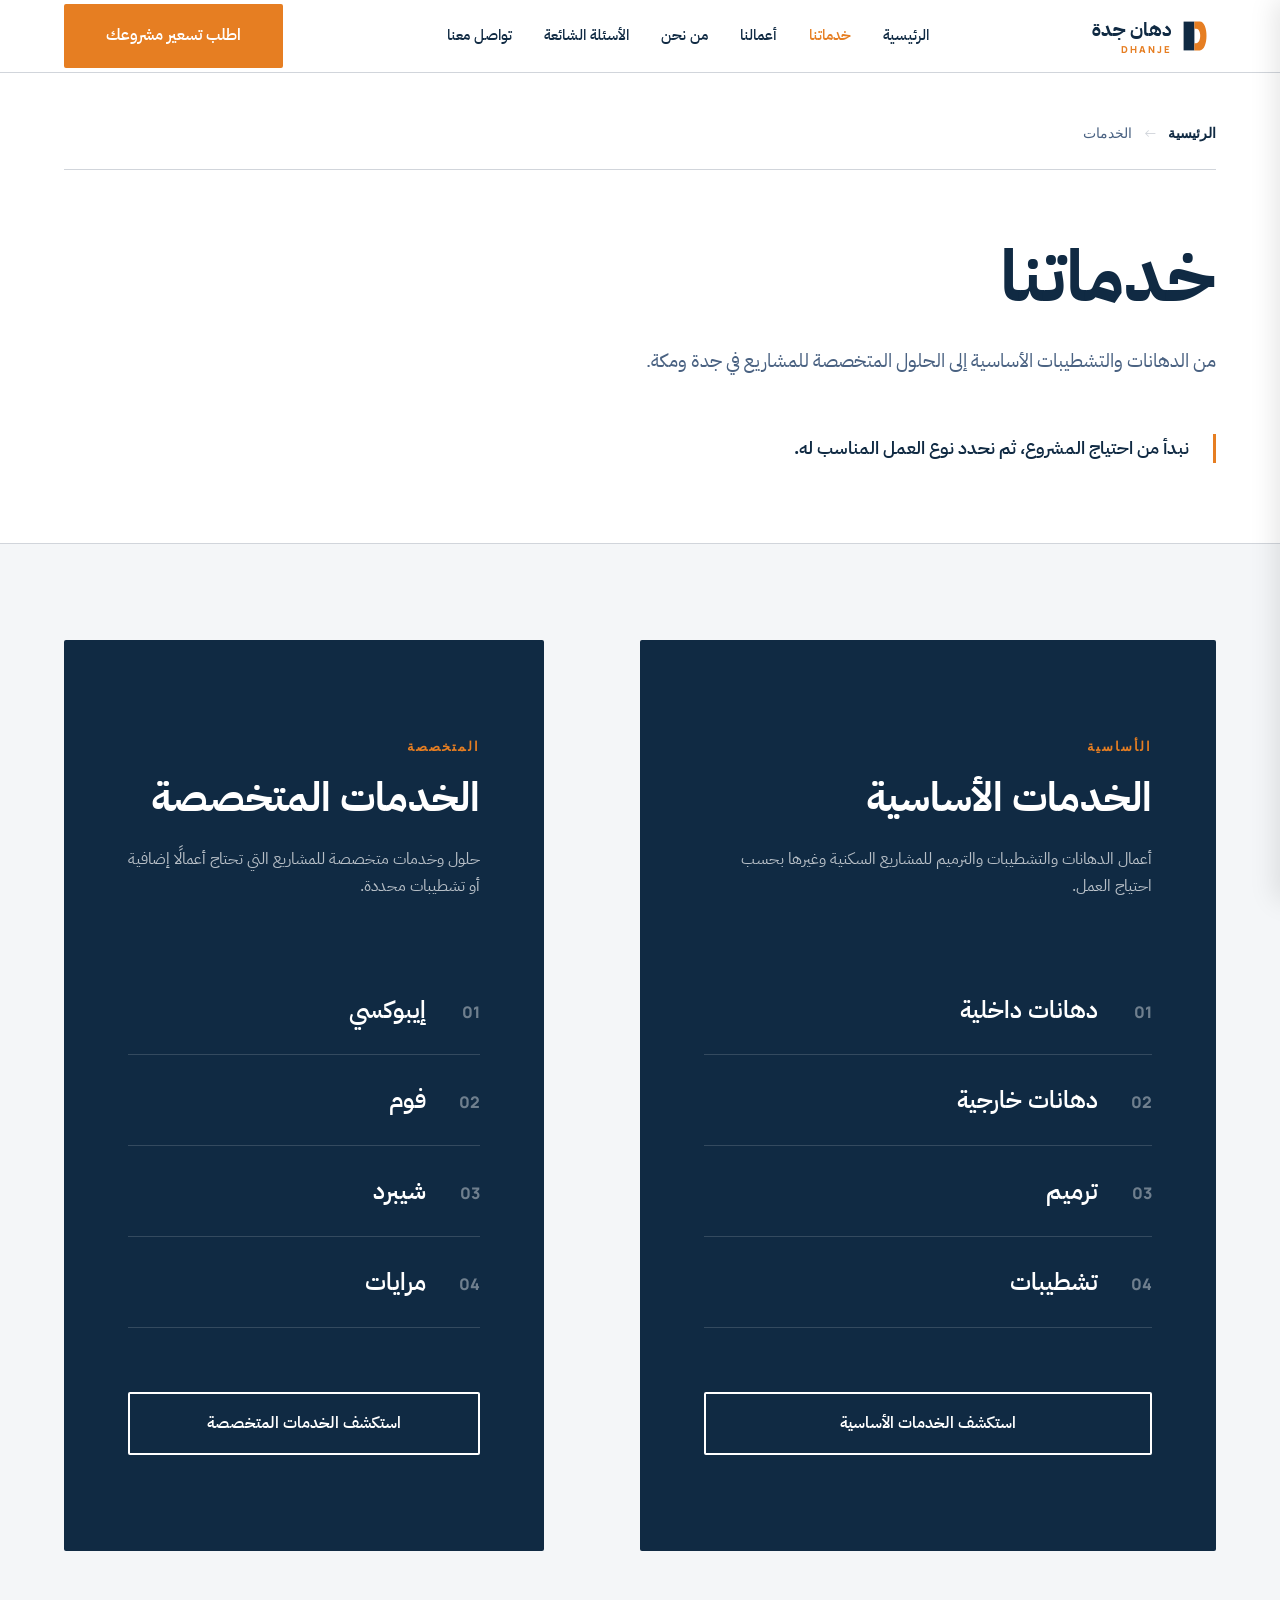
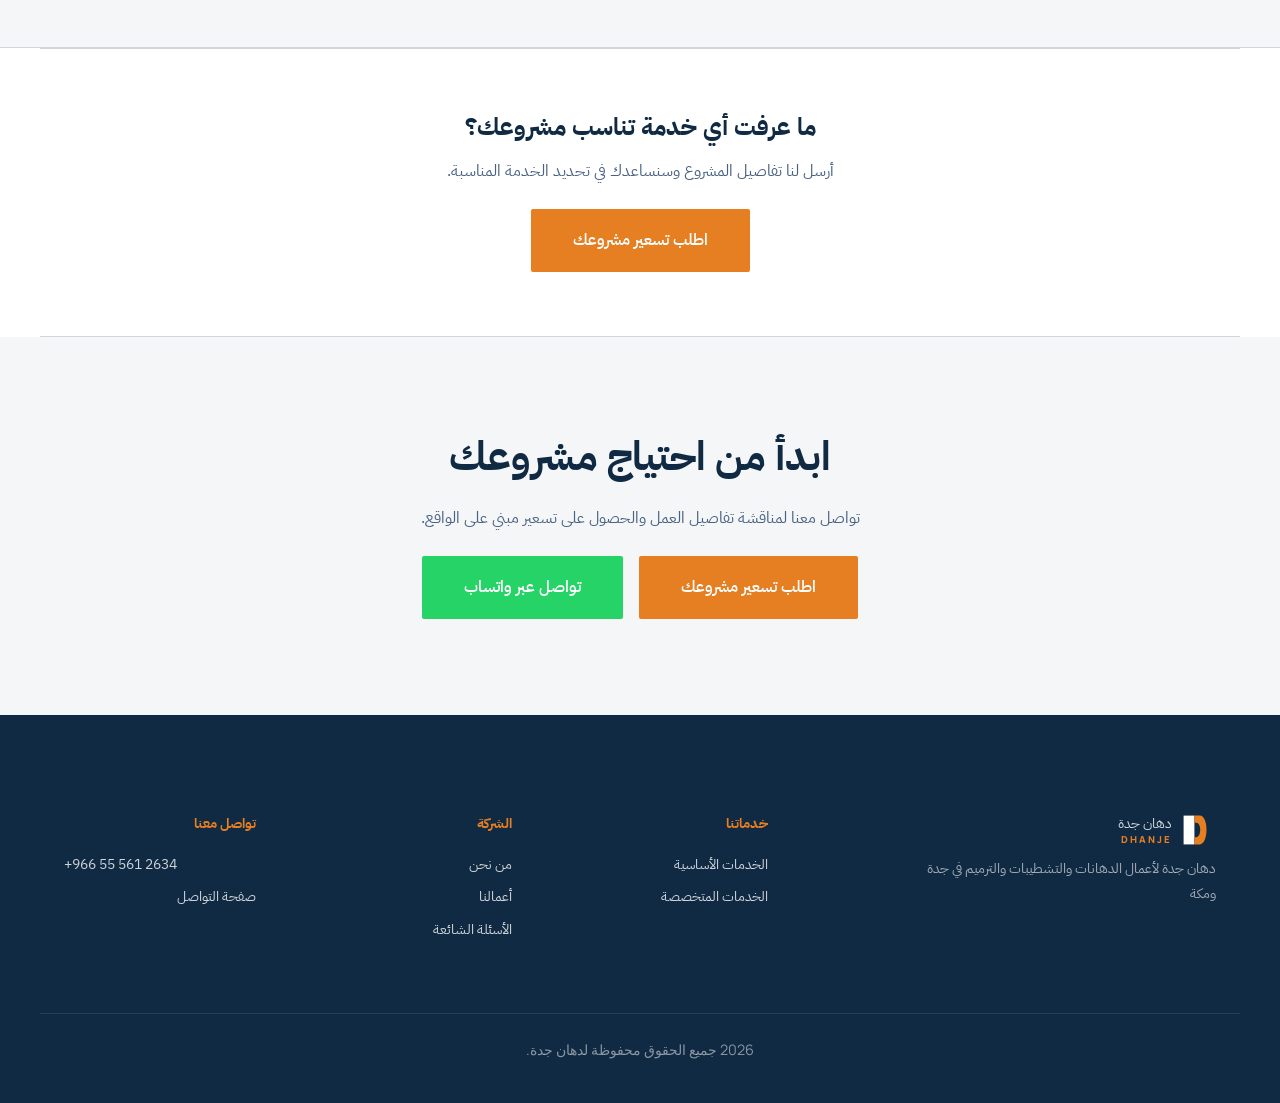
<file: services.html>
<!DOCTYPE html>
<html lang="ar" dir="rtl">
<head>
        <script async src="https://www.googletagmanager.com/gtm.js?id=GTM-574BSNKR"></script>
    <script>
      window.dataLayer = window.dataLayer || [];
      function gtag(){dataLayer.push(arguments);}
      gtag('js', new Date());
    </script>
    <meta charset="UTF-8">
    <meta name="viewport" content="width=device-width, initial-scale=1.0">
    
    <!-- Primary Meta Tags -->
    <title>خدمات الدهانات والتشطيبات | دهان جدة</title>
    <meta name="description" content="خدمات دهان جدة في جدة ومكة. نقدم الخدمات الأساسية مثل الدهانات الداخلية والخارجية والترميم والتشطيبات، بالإضافة إلى الخدمات المتخصصة كالإيبوكسي والفوم والشيبرد والمرايات.">
    <link rel="canonical" href="https://dhanje.com/services.html">

    <!-- Open Graph -->
    <meta property="og:type" content="website">
    <meta property="og:locale" content="ar_SA">
    <meta property="og:title" content="خدمات الدهانات والتشطيبات | دهان جدة">
    <meta property="og:description" content="خدمات دهان جدة الأساسية والمتخصصة في جدة ومكة.">
    <meta property="og:url" content="https://dhanje.com/services.html">

    <!-- Favicon -->
    <link rel="icon" type="image/svg+xml" href="/img/logo.svg">
    <link rel="icon" type="image/png" sizes="32x32" href="/img/logo.png">
    <link rel="icon" type="image/png" sizes="16x16" href="/img/logo.png">

    <!-- Apple Touch Icon -->
    <link rel="apple-touch-icon" sizes="180x180" href="/img/logo-dhanje-original-icon.svg">

    <!-- Theme Color -->
    <meta name="theme-color" content="#102A43">

    <!-- Structured Data: BreadcrumbList -->
    <script type="application/ld+json">
    {
      "@context": "https://schema.org",
      "@type": "BreadcrumbList",
      "itemListElement": [
        { "@type": "ListItem", "position": 1, "name": "الرئيسية", "item": "https://dhanje.com/" },
        { "@type": "ListItem", "position": 2, "name": "خدماتنا", "item": "https://dhanje.com/services.html" }
      ]
    }
    </script>

    <!-- Fonts & Design Tokens -->
    <link rel="preconnect" href="https://fonts.googleapis.com">
    <link rel="preconnect" href="https://fonts.gstatic.com" crossorigin>
    <link href="https://fonts.googleapis.com/css2?family=IBM+Plex+Sans+Arabic:wght@400;500;600;700&family=Manrope:wght@500;600;700;800&display=swap" rel="stylesheet">
    <link rel="stylesheet" href="styles/servers.css">
  
</head>
<body>

    <header id="mainHeader">
        <div class="container header-inner">
            <a href="/" class="logo-group">
                <svg class="logo-icon" viewBox="0 0 100 100"><rect x="10" y="10" width="30" height="80" fill="#102A43"/><path d="M40 10 L55 10 C80 10, 80 90, 55 90 L40 90 L40 70 L45 70 C60 70, 60 30, 45 30 L40 30 Z" fill="#E67E22"/></svg>
                <div><div class="logo-ar">دهان جدة</div><div class="logo-en">DHANJE</div></div>
            </a>
            <nav class="desktop-nav">
                <a href="/">الرئيسية</a>
                <a href="/services.html" style="color: var(--color-secondary);">خدماتنا</a>
                <a href="/projects.html">أعمالنا</a>
                <a href="/about.html">من نحن</a>
                <a href="/faq.html">الأسئلة الشائعة</a>
                <a href="/contact.html">تواصل معنا</a>
            </nav>
            <div class="header-cta">
                <a href="https://wa.me/966555612634?text=%D8%A7%D9%84%D8%B3%D9%84%D8%A7%D9%85%20%D8%B9%D9%84%D9%8A%D9%83%D9%85%D8%8C%20%D8%A3%D8%B1%D8%BA%D8%A8%20%D9%81%D9%8A%20%D8%A7%D9%84%D8%A7%D8%B3%D8%AA%D9%81%D8%B3%D8%A7%D8%B1%20%D8%B9%D9%86%20%D8%AE%D8%AF%D9%85%D8%A7%D8%AA%20%D8%AF%D9%87%D8%A7%D9%86%20%D8%AC%D8%AF%D8%A9." class="btn btn-primary" target="_blank" rel="noopener">اطلب تسعير مشروعك</a>
            </div>
            <div class="mobile-actions">
                <a href="tel:+966555612634" class="phone-link" aria-label="اتصال هاتفي"><svg width="22" height="22" viewBox="0 0 24 24" fill="none" stroke="currentColor" stroke-width="2"><path d="M22 16.92v3a2 2 0 0 1-2.18 2 19.79 19.79 0 0 1-8.63-3.07 19.5 19.5 0 0 1-6-6 19.79 19.79 0 0 1-3.07-8.67A2 2 0 0 1 4.11 2h3a2 2 0 0 1 2 1.72 12.84 12.84 0 0 0 .7 2.81 2 2 0 0 1-.45 2.11L8.09 9.91a16 16 0 0 0 6 6l1.27-1.27a2 2 0 0 1 2.11-.45 12.84 12.84 0 0 0 2.81.7A2 2 0 0 1 22 16.92z"></path></svg></a>
                <button class="menu-btn" id="openMenuBtn" aria-label="فتح القائمة" aria-expanded="false" aria-controls="mobileDrawer">
                    <svg width="26" height="26" viewBox="0 0 24 24" fill="none" stroke="#102A43" stroke-width="2"><line x1="3" y1="12" x2="21" y2="12"></line><line x1="3" y1="6" x2="21" y2="6"></line><line x1="3" y1="18" x2="21" y2="18"></line></svg>
                </button>
            </div>
        </div>
    </header>

    <div class="mobile-overlay" id="mobileOverlay"></div>
    <aside class="mobile-drawer" id="mobileDrawer" role="dialog" aria-modal="true" aria-label="القائمة الرئيسية">
        <div class="drawer-header">
            <img src="img/logo.svg" alt="شعار دهان جدة" class="logo-img" style="height: 35px;">
            <button class="close-btn" id="closeMenuBtn" aria-label="إغلاق القائمة"><svg width="24" height="24" viewBox="0 0 24 24" fill="none" stroke="currentColor" stroke-width="2"><line x1="18" y1="6" x2="6" y2="18"></line><line x1="6" y1="6" x2="18" y2="18"></line></svg></button>
        </div>
        <nav class="drawer-nav">
            <a href="/">الرئيسية</a><a href="/services.html">خدماتنا</a><a href="/projects.html">أعمالنا</a><a href="/about.html">من نحن</a><a href="/faq.html">الأسئلة الشائعة</a><a href="/contact.html">تواصل معنا</a>
        </nav>
        <div class="drawer-footer">
            <a href="https://wa.me/966555612634?text=%D8%A7%D9%84%D8%B3%D9%84%D8%A7%D9%85%20%D8%B9%D9%84%D9%8A%D9%83%D9%85%D8%8C%20%D8%A3%D8%B1%D8%BA%D8%A8%20%D9%81%D9%8A%20%D8%A7%D9%84%D8%A7%D8%B3%D8%AA%D9%81%D8%B3%D8%A7%D8%B1%20%D8%B9%D9%86%20%D8%AE%D8%AF%D9%85%D8%A7%D8%AA%20%D8%AF%D9%87%D8%A7%D9%86%20%D8%AC%D8%AF%D8%A9." class="btn btn-primary" target="_blank" rel="noopener">اطلب تسعير مشروعك</a>
            <a href="tel:+966555612634" class="btn btn-outline">اتصل مباشرة</a>
        </div>
    </aside>

    <main>
        <!-- Breadcrumb -->
        <div class="container" style="margin-top: var(--space-md);">
            <nav class="breadcrumb" aria-label="التنقل بين الصفحات">
                <a href="/">الرئيسية</a> <span>←</span> الخدمات
            </nav>
        </div>

        <!-- Hero -->
        <section class="hero-services">
            <div class="container">
                <h1>خدماتنا</h1>
                <p style="font-size: 1.2rem; color: var(--color-text-muted); max-width: 600px;">
                    من الدهانات والتشطيبات الأساسية إلى الحلول المتخصصة للمشاريع في جدة ومكة.
                </p>
            </div>
        </section>

        <!-- Intro -->
        <section class="container reveal" style="padding-bottom: var(--space-xl);">
            <p style="font-size: 1.1rem; font-weight: 600; border-right: 3px solid var(--color-secondary); padding-right: var(--space-md); color: var(--color-primary);">
                نبدأ من احتياج المشروع، ثم نحدد نوع العمل المناسب له.
            </p>
        </section>

        <!-- Services Split Layout -->
        <section class="section-spacing" style="background: var(--color-surface); border-top: 1px solid var(--color-border); border-bottom: 1px solid var(--color-border);">
            <div class="container services-split reveal">
                
                <!-- Group 1: Basic Services -->
                <div class="specialized-box">
                    <div class="service-group">
                
                        <span class="group-label">الأساسية</span>
                        <h2>الخدمات الأساسية</h2>
                        <p class="group-desc">أعمال الدهانات والتشطيبات والترميم للمشاريع السكنية وغيرها بحسب احتياج العمل.</p>
                        
                        <ul class="service-list">
                            <li>
                                <a href="/servicesA.html#painting-interior">
                                    <span class="s-num">01</span> دهانات داخلية <span class="s-arrow">←</span>
                                </a>
                            </li>
                            <li>
                                <a href="/servicesA.html#painting-exterior">
                                    <span class="s-num">02</span> دهانات خارجية <span class="s-arrow">←</span>
                                </a>
                            </li>
                            <li>
                                <a href="/servicesA.html#renovation">
                                    <span class="s-num">03</span> ترميم <span class="s-arrow">←</span>
                                </a>
                            </li>
                            <li>
                                <a href="/servicesA.html#finishing">
                                    <span class="s-num">04</span> تشطيبات <span class="s-arrow">←</span>
                                </a>
                            </li>
                        </ul>

                        <a href="/servicesA.html" class="btn btn-outline-light">استكشف الخدمات الأساسية</a>
                    </div>
                </div>

                <!-- Group 2: Specialized Services -->
                <div class="specialized-box">
                    <div class="service-group">
                        <span class="group-label">المتخصصة</span>
                        <h2>الخدمات المتخصصة</h2>
                        <p class="group-desc">حلول وخدمات متخصصة للمشاريع التي تحتاج أعمالًا إضافية أو تشطيبات محددة.</p>
                        
                        <ul class="service-list">
                            <li>
                                <a href="/servicesB.html#epoxy">
                                    <span class="s-num">01</span> إيبوكسي <span class="s-arrow">←</span>
                                </a>
                            </li>
                            <li>
                                <a href="/servicesB.html#foam">
                                    <span class="s-num">02</span> فوم <span class="s-arrow">←</span>
                                </a>
                            </li>
                            <li>
                                <a href="/servicesB.html#shepard">
                                    <span class="s-num">03</span> شيبرد <span class="s-arrow">←</span>
                                </a>
                            </li>
                            <li>
                                <a href="/servicesB.html#mirrors">
                                    <span class="s-num">04</span> مرايات <span class="s-arrow">←</span>
                                </a>
                            </li>
                        </ul>

                        <a href="/servicesB.html" class="btn btn-outline-light">استكشف الخدمات المتخصصة</a>
                    </div>
                </div>

            </div>
        </section>

        <!-- Pre-CTA -->
        <section class="pre-cta container reveal">
            <h3 style="font-size: 1.5rem; margin-bottom: var(--space-sm);">ما عرفت أي خدمة تناسب مشروعك؟</h3>
            <p style="color: var(--color-text-muted); margin-bottom: var(--space-md);">أرسل لنا تفاصيل المشروع وسنساعدك في تحديد الخدمة المناسبة.</p>
            <a href="https://wa.me/966555612634?text=%D8%A7%D9%84%D8%B3%D9%84%D8%A7%D9%85%20%D8%B9%D9%84%D9%8A%D9%83%D9%85%D8%8C%20%D8%B9%D9%86%D8%AF%D9%8A%20%D9%85%D8%B4%D8%B1%D9%88%D8%B9%20%D9%88%D8%A3%D8%B1%D8%BA%D8%A8%20%D9%85%D8%B9%D8%B1%D9%81%D8%A9%20%D8%A7%D9%84%D8%AE%D8%AF%D9%85%D8%A9%20%D8%A7%D9%84%D9%85%D9%86%D8%A7%D8%B3%D8%A8%D8%A9." class="btn btn-primary" target="_blank" rel="noopener">اطلب تسعير مشروعك</a>
        </section>

        <!-- Final CTA -->
        <section class="section-spacing final-cta reveal">
            <div class="container">
                <h2>ابدأ من احتياج مشروعك</h2>
                <p style="color: var(--color-text-muted); margin-bottom: var(--space-md); max-width: 500px; margin-left: auto; margin-right: auto;">تواصل معنا لمناقشة تفاصيل العمل والحصول على تسعير مبني على الواقع.</p>
                <div class="btn-group" style="justify-content: center;">
                    <a href="https://wa.me/966555612634?text=%D8%A7%D9%84%D8%B3%D9%84%D8%A7%D9%85%20%D8%B9%D9%84%D9%8A%D9%83%D9%85%D8%8C%20%D8%B9%D9%86%D8%AF%D9%8A%20%D9%85%D8%B4%D8%B1%D9%88%D8%B9%20%D8%A3%D8%B1%D8%BA%D8%A8%20%D8%AA%D8%B3%D8%B9%D9%8A%D8%B1%D9%87." class="btn btn-primary" target="_blank" rel="noopener">اطلب تسعير مشروعك</a>
                    <a href="https://wa.me/966555612634" class="btn btn-whatsapp" target="_blank" rel="noopener">تواصل عبر واتساب</a>
                </div>
            </div>
        </section>
    </main>

    <footer>
        <div class="container footer-grid">
            <div>
                <a href="/" class="logo-group">
                    <svg class="logo-icon" viewBox="0 0 100 100"><rect x="10" y="10" width="30" height="80" fill="#FFFFFF"/><path d="M40 10 L55 10 C80 10, 80 90, 55 90 L40 90 L40 70 L45 70 C60 70, 60 30, 45 30 L40 30 Z" fill="#E67E22"/></svg>
                    <div><div class="logo-ar-f">دهان جدة</div><div class="logo-en">DHANJE</div></div>
                </a>
                <p style="color: rgba(255,255,255,0.6); max-width: 300px;">دهان جدة لأعمال الدهانات والتشطيبات والترميم في جدة ومكة</p>
            </div>
            <div><div class="footer-link-title">خدماتنا</div><a href="/servicesA.html">الخدمات الأساسية</a><a href="/servicesB.html">الخدمات المتخصصة</a></div>
            <div><div class="footer-link-title">الشركة</div><a href="/about.html">من نحن</a><a href="/projects.html">أعمالنا</a><a href="/faq.html">الأسئلة الشائعة</a></div>
            <div><div class="footer-link-title">تواصل معنا</div><a href="tel:+966555612634" dir="ltr">+966 55 561 2634</a><a href="/contact.html">صفحة التواصل</a></div>
        </div>
        <div class="container copyright"> <span id="year"></span>   جميع الحقوق محفوظة لدهان جدة.</div>

    <a href="https://wa.me/966555612634?text=%D8%A7%D9%84%D8%B3%D9%84%D8%A7%D9%85%20%D8%B9%D9%84%D9%8A%D9%83%D9%85%D8%8C%20%D8%A3%D8%B1%D8%BA%D8%A8%20%D9%81%D9%8A%20%D8%A7%D9%84%D8%A7%D8%B3%D8%AA%D9%81%D8%B3%D8%A7%D8%B1%20%D8%B9%D9%86%20%D8%AE%D8%AF%D9%85%D8%A7%D8%AA%20%D8%AF%D9%87%D8%A7%D9%86%20%D8%AC%D8%AF%D8%A9." class="whatsapp-fab" target="_blank" rel="noopener" aria-label="تواصل عبر واتساب">
        <svg width="28" height="28" viewBox="0 0 24 24" fill="currentColor"><path d="M17.472 14.382c-.297-.149-1.758-.867-2.03-.967-.273-.099-.471-.148-.67.15-.197.297-.767.966-.94 1.164-.173.199-.347.223-.644.075-.297-.15-1.165-.535-2.19-1.65-.812-.89-1.274-1.95-1.422-2.23-.149-.273-.016-.422.131-.572.132-.132.297-.347.446-.52.149-.174.198-.323.298-.572.099-.247.05-.372-.025-.522-.074-.149-.669-1.612-.916-2.207-.242-.579-.487-.501-.669-.51-.173-.008-.371-.01-.57-.01-.198 0-.52.074-.792.372-.272.297-1.04 1.016-1.04 2.478 0 1.462 1.065 2.875 1.213 3.074.149.198 2.096 3.2 5.077 4.487.709.306 1.262.489 1.694.625.712.227 1.36.195 1.872.118.571-.085 1.758-.535 2.008-1.049.25-.513.247-1.066.099-1.141-.149-.074-.347-.149-.57-.149zm-5.421 7.403h-.004a9.876 9.876 0 01-5.032-1.378l-.361-.214-3.741.981.998-3.648-.235-.374a9.845 9.845 0 01-1.5-5.027c0-5.466 4.452-9.918 9.918-9.918 2.643 0 5.128 1.032 6.996 2.907a9.835 9.835 0 012.9 6.995c-.003 5.465-4.455 9.916-9.917 9.916zM20.52 3.449C18.317 1.245 15.348 0 12.194 0 5.637 0 .32 5.317 .317 11.874c-.001 2.09.547 4.136 1.588 5.945L.058 24l6.305-1.654a11.874 11.874 0 005.655 1.438h.005c6.554 0 11.872-5.316 11.875-11.873.001-3.159-1.228-6.127-3.478-8.362z"/></svg>
    </a>

    <script>
        document.getElementById('year').textContent = new Date().getFullYear();
        const openBtn = document.getElementById('openMenuBtn');
        const closeBtn = document.getElementById('closeMenuBtn');
        const drawer = document.getElementById('mobileDrawer');
        const overlay = document.getElementById('mobileOverlay');
        const body = document.body;

        function openMenu() { drawer.classList.add('is-open'); overlay.classList.add('is-open'); body.classList.add('menu-open'); openBtn.setAttribute('aria-expanded', 'true'); closeBtn.focus(); }
        function closeMenu() { drawer.classList.remove('is-open'); overlay.classList.remove('is-open'); body.classList.remove('menu-open'); openBtn.setAttribute('aria-expanded', 'false'); openBtn.focus(); }

        openBtn.addEventListener('click', openMenu);
        closeBtn.addEventListener('click', closeMenu);
        overlay.addEventListener('click', closeMenu);
        document.addEventListener('keydown', (e) => { if (e.key === 'Escape' && drawer.classList.contains('is-open')) closeMenu(); });
        drawer.querySelectorAll('a').forEach(link => link.addEventListener('click', closeMenu));

        const header = document.getElementById('mainHeader');
        window.addEventListener('scroll', () => { header.classList.toggle('scrolled', window.scrollY > 10); }, { passive: true });

        const observer = new IntersectionObserver((entries) => {
            entries.forEach(entry => { if (entry.isIntersecting) { entry.target.classList.add('is-visible'); observer.unobserve(entry.target); } });
        }, { threshold: 0.1 });
        document.querySelectorAll('.reveal').forEach(el => observer.observe(el));
    </script>
</body>
</html>
</file>
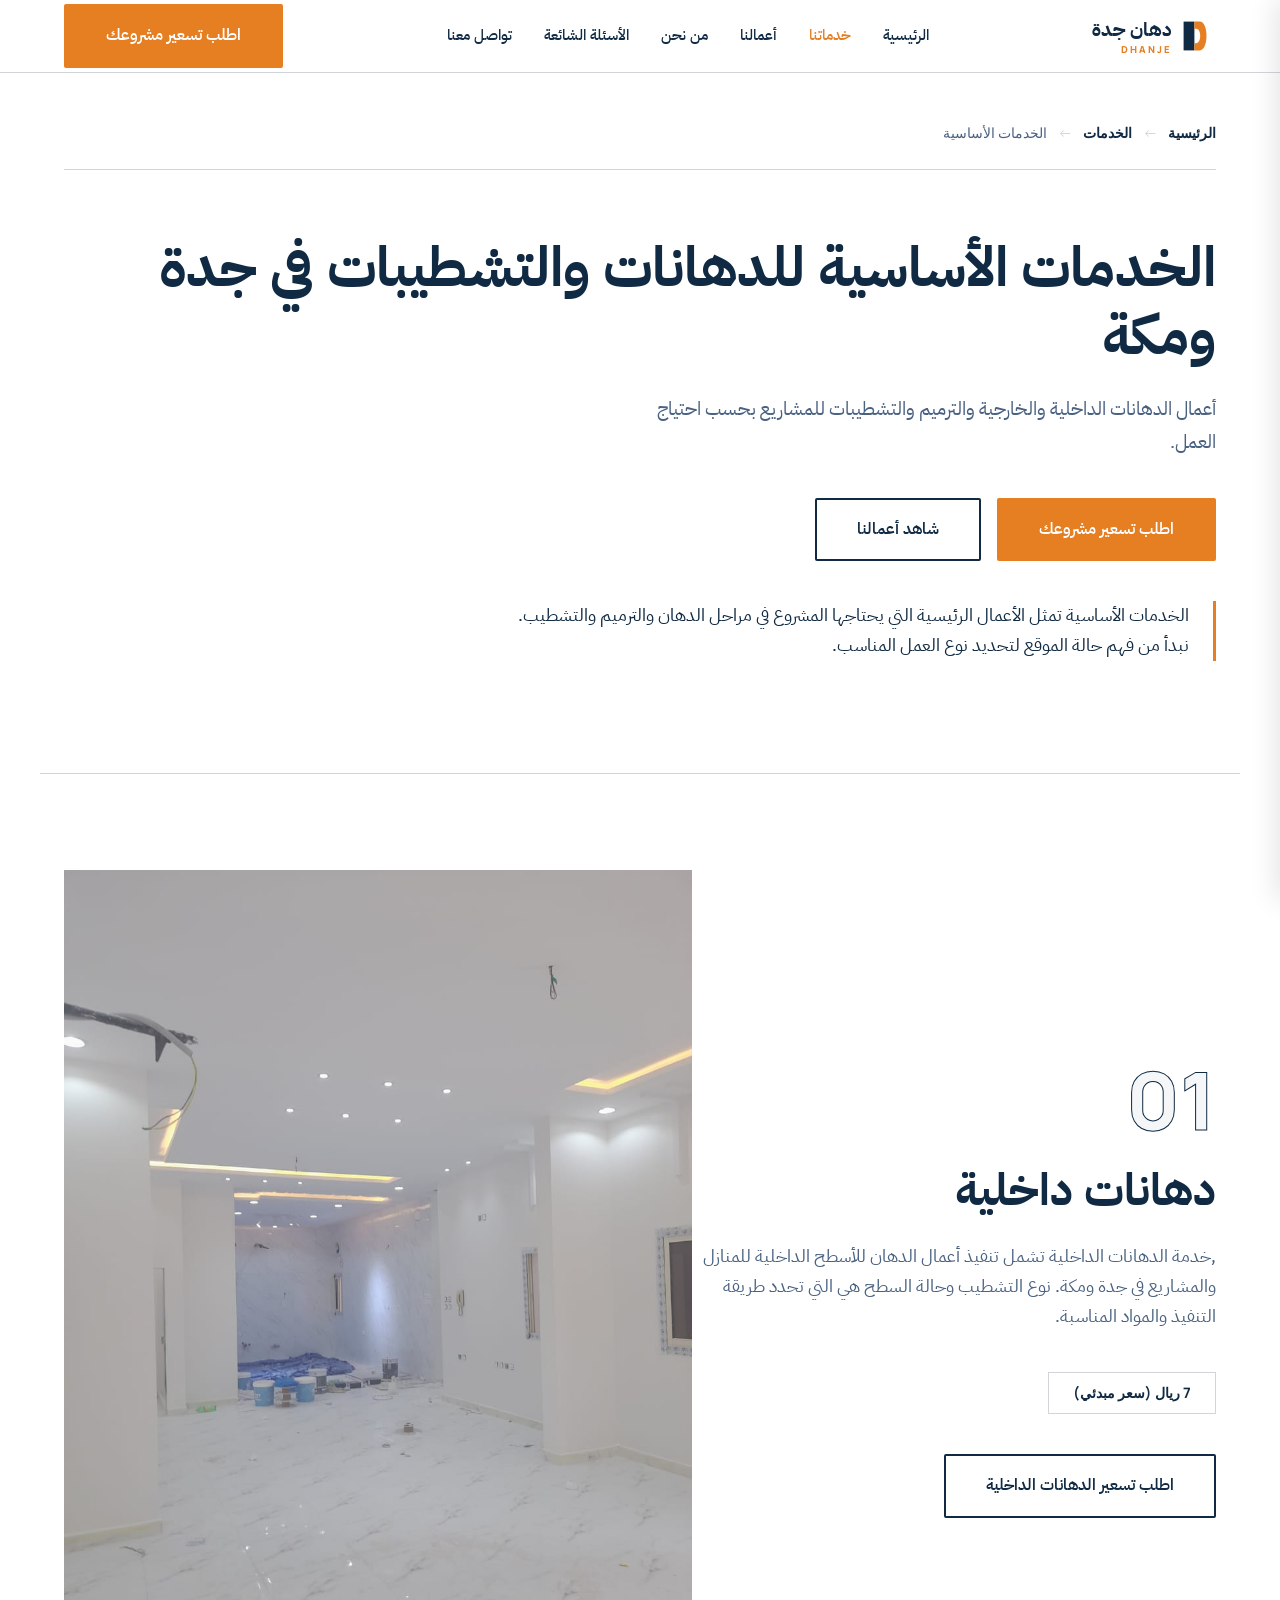
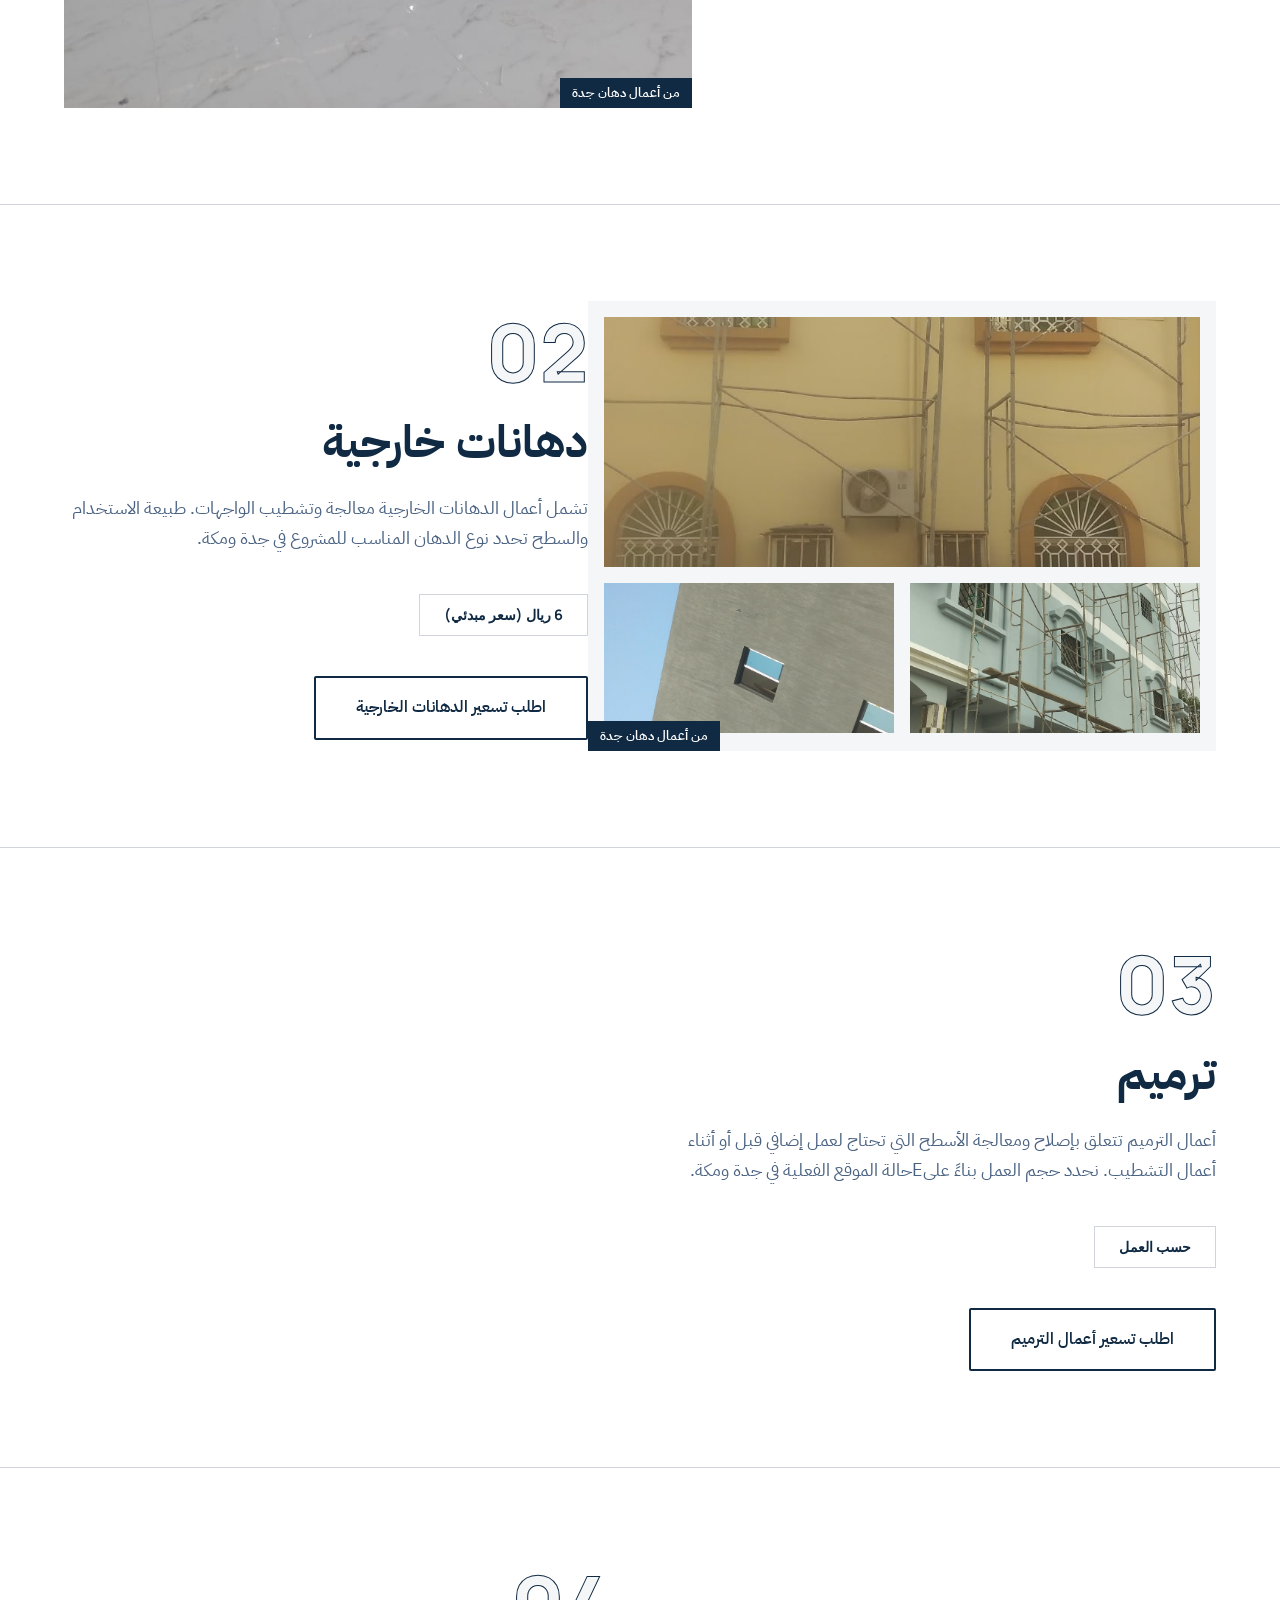
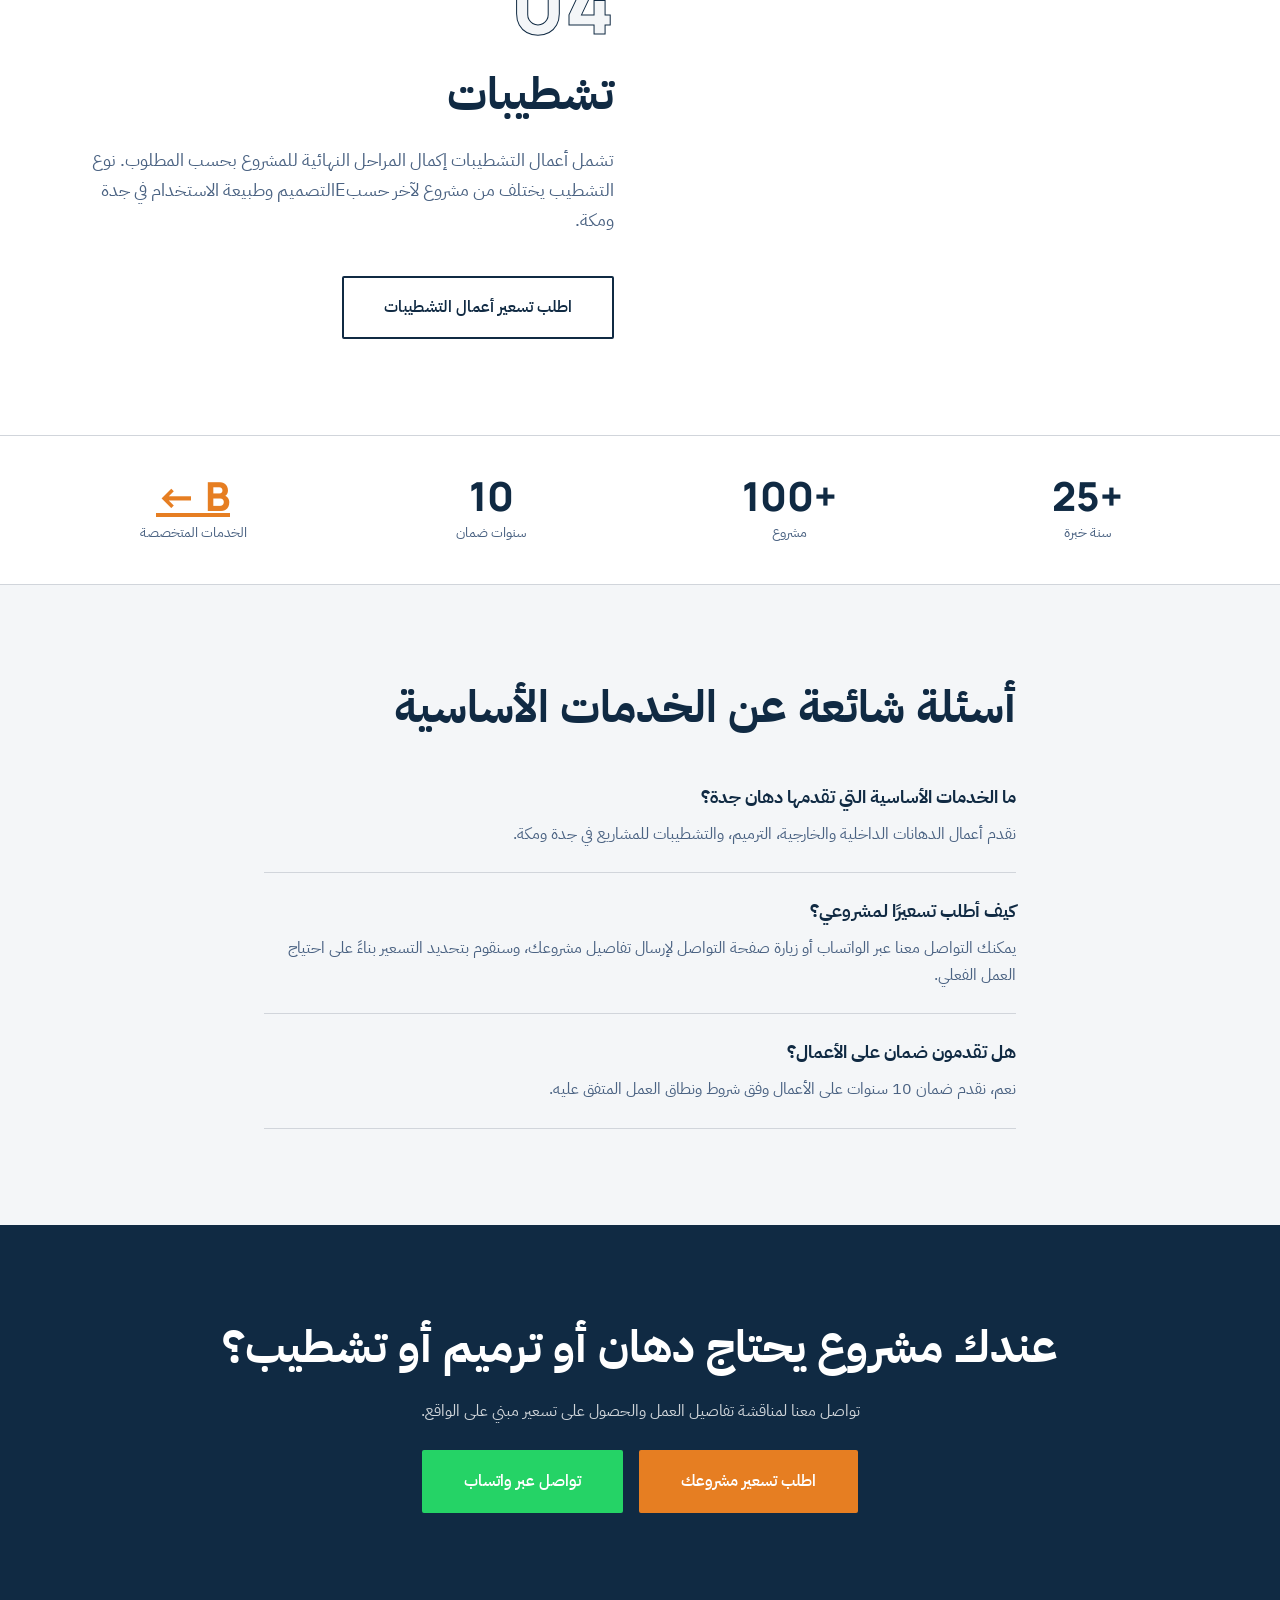
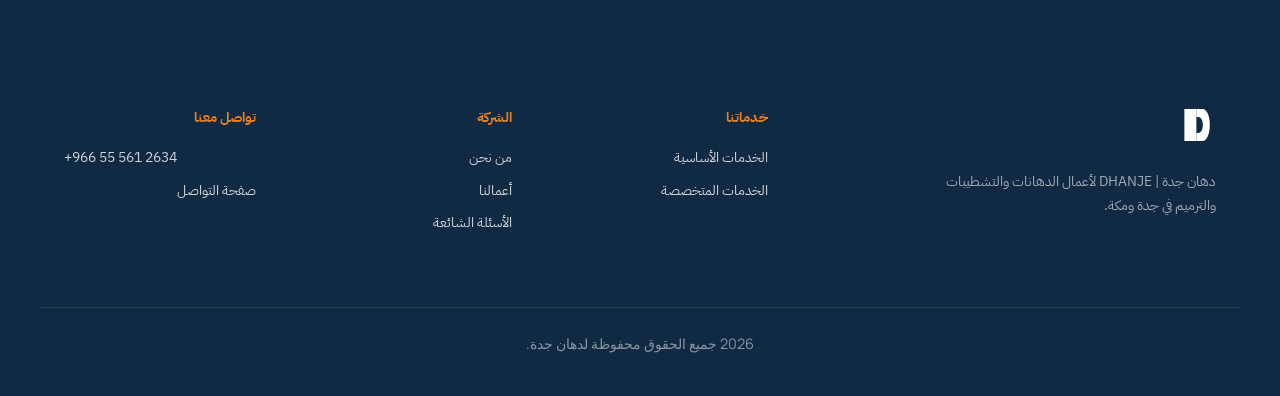
<file: servicesA.html>
<!DOCTYPE html>
<html lang="ar" dir="rtl">
<head>
         <script async src="https://www.googletagmanager.com/gtm.js?id=GTM-574BSNKR"></script>
    <script>
      window.dataLayer = window.dataLayer || [];
      function gtag(){dataLayer.push(arguments);}
      gtag('js', new Date());
    </script>
    <meta charset="UTF-8">
    <meta name="viewport" content="width=device-width, initial-scale=1.0">
    
    <!-- Primary Meta Tags -->
    <title>الخدمات الأساسية | دهانات وتشطيبات في جدة ومكة | دهان جدة</title>
    <meta name="description" content="خدمات دهان جدة الأساسية في جدة ومكة: دهانات داخلية، دهانات خارجية، ترميم، وتشطيبات. خبرة أكثر من 25 سنة. اطلب تسعير مشروعك الآن.">
    <link rel="canonical" href="https://dhanje.com/servicesA.html">

    <!-- Open Graph -->
    <meta property="og:type" content="website">
    <meta property="og:locale" content="ar_SA">
    <meta property="og:title" content="الخدمات الأساسية | دهانات وتشطيبات في جدة ومكة">
    <meta property="og:description" content="دهانات داخلية وخارجية، ترميم وتشطيبات في جدة ومكة مع ضمان 10 سنوات.">
    <meta property="og:url" content="https://dhanje.com/servicesA.html">

    <!-- Favicon -->
    <link rel="icon" type="image/svg+xml" href="/img/logo.svg">
    <link rel="icon" type="image/png" sizes="32x32" href="/img/logo.png">
    <link rel="icon" type="image/png" sizes="16x16" href="/img/logo.png">

    <!-- Apple Touch Icon -->
    <link rel="apple-touch-icon" sizes="180x180" href="/img/logo-dhanje-original-icon.svg">

    <!-- Theme Color -->
    <meta name="theme-color" content="#102A43">

    <!-- Structured Data: BreadcrumbList -->
    <script type="application/ld+json">
    {
      "@context": "https://schema.org",
      "@type": "BreadcrumbList",
      "itemListElement": [
        { "@type": "ListItem", "position": 1, "name": "الرئيسية", "item": "https://dhanje.com/" },
        { "@type": "ListItem", "position": 2, "name": "خدماتنا", "item": "https://dhanje.com/services.html" },
        { "@type": "ListItem", "position": 3, "name": "الخدمات الأساسية", "item": "https://dhanje.com/servicesA.html" }
      ]
    }
    </script>

    <!-- Structured Data: Service (AEO/SEO) -->
    <script type="application/ld+json">
    {
      "@context": "https://schema.org",
      "@type": "ItemList",
      "name": "الخدمات الأساسية - دهان جدة",
      "itemListElement": [
        {
          "@type": "ListItem",
          "position": 1,
          "item": {
            "@type": "Service",
            "name": "دهانات داخلية",
            "description": "تنفيذ أعمال الدهانات الداخلية للمنازل والمشاريع في جدة ومكة بحسب حالة الأسطح ونوع التشطيب.",
            "areaServed": [{"@type": "City", "name": "جدة"}, {"@type": "City", "name": "مكة"}]
          }
        },
        {
          "@type": "ListItem",
          "position": 2,
          "item": {
            "@type": "Service",
            "name": "دهانات خارجية",
            "description": "أعمال دهانات الواجهات الخارجية للمباني في جدة ومكة بأسطح تناسب طبيعة المناخ.",
            "areaServed": [{"@type": "City", "name": "جدة"}, {"@type": "City", "name": "مكة"}]
          }
        },
        {
          "@type": "ListItem",
          "position": 3,
          "item": {
            "@type": "Service",
            "name": "ترميم",
            "description": "أعمال الترميم وإصلاح الأسطح للمشاريع في جدة ومكة قبل أو أثناء التشطيب.",
            "areaServed": [{"@type": "City", "name": "جدة"}, {"@type": "City", "name": "مكة"}]
          }
        },
        {
          "@type": "ListItem",
          "position": 4,
          "item": {
            "@type": "Service",
            "name": "تشطيبات",
            "description": "تنفيذ أعمال التشطيبات للمشاريع السكنية والتجارية في جدة ومكة.",
            "areaServed": [{"@type": "City", "name": "جدة"}, {"@type": "City", "name": "مكة"}]
          }
        }
      ]
    }
    </script>

    <!-- Fonts & Design Tokens -->
    <link rel="preconnect" href="https://fonts.googleapis.com">
    <link rel="preconnect" href="https://fonts.gstatic.com" crossorigin>
    <link href="https://fonts.googleapis.com/css2?family=IBM+Plex+Sans+Arabic:wght@400;500;600;700&family=Manrope:wght@500;600;700;800&display=swap" rel="stylesheet">
    <link rel="stylesheet" href="styles/servicesA.css">
    
</head>
<body>

    <header id="mainHeader">
        <div class="container header-inner">
            <a href="/" class="logo-group">
                <svg class="logo-icon" viewBox="0 0 100 100"><rect x="10" y="10" width="30" height="80" fill="#102A43"/><path d="M40 10 L55 10 C80 10, 80 90, 55 90 L40 90 L40 70 L45 70 C60 70, 60 30, 45 30 L40 30 Z" fill="#E67E22"/></svg>
                <div><div class="logo-ar">دهان جدة</div><div class="logo-en">DHANJE</div></div>
            </a>
            <nav class="desktop-nav">
                <a href="/">الرئيسية</a>
                <a href="/services.html" style="color: var(--color-secondary);">خدماتنا</a>
                <a href="/projects.html">أعمالنا</a>
                <a href="/about.html">من نحن</a>
                <a href="/faq.html">الأسئلة الشائعة</a>
                <a href="/contact.html">تواصل معنا</a>
            </nav>
            <div class="header-cta"><a href="https://wa.me/966555612634?text=%D8%A7%D9%84%D8%B3%D9%84%D8%A7%D9%85%20%D8%B9%D9%84%D9%8A%D9%83%D9%85%D8%8C%20%D8%A3%D8%B1%D8%BA%D8%A8%20%D9%81%D9%8A%20%D8%A7%D9%84%D8%A7%D8%B3%D8%AA%D9%81%D8%B3%D8%A7%D8%B1%20%D8%B9%D9%86%20%D8%AE%D8%AF%D9%85%D8%A7%D8%AA%20%D8%AF%D9%87%D8%A7%D9%86%20%D8%AC%D8%AF%D8%A9." class="btn btn-primary" target="_blank" rel="noopener">اطلب تسعير مشروعك</a></div>
            <div class="mobile-actions">
                <a href="tel:+966555612634" class="phone-link" aria-label="اتصال هاتفي"><svg width="22" height="22" viewBox="0 0 24 24" fill="none" stroke="currentColor" stroke-width="2"><path d="M22 16.92v3a2 2 0 0 1-2.18 2 19.79 19.79 0 0 1-8.63-3.07 19.5 19.5 0 0 1-6-6 19.79 19.79 0 0 1-3.07-8.67A2 2 0 0 1 4.11 2h3a2 2 0 0 1 2 1.72 12.84 12.84 0 0 0 .7 2.81 2 2 0 0 1-.45 2.11L8.09 9.91a16 16 0 0 0 6 6l1.27-1.27a2 2 0 0 1 2.11-.45 12.84 12.84 0 0 0 2.81.7A2 2 0 0 1 22 16.92z"></path></svg></a>
                <button class="menu-btn" id="openMenuBtn" aria-label="فتح القائمة" aria-expanded="false" aria-controls="mobileDrawer"><svg width="26" height="26" viewBox="0 0 24 24" fill="none" stroke="#102A43" stroke-width="2"><line x1="3" y1="12" x2="21" y2="12"></line><line x1="3" y1="6" x2="21" y2="6"></line><line x1="3" y1="18" x2="21" y2="18"></line></svg></button>
            </div>
        </div>
    </header>

    <div class="mobile-overlay" id="mobileOverlay"></div>
    <aside class="mobile-drawer" id="mobileDrawer" role="dialog" aria-modal="true" aria-label="القائمة الرئيسية">
        <div class="drawer-header">
            <img src="img/logo.svg" alt="شعار دهان جدة" class="logo-img" style="height: 35px;">
            <button class="close-btn" id="closeMenuBtn" aria-label="إغلاق القائمة"><svg width="24" height="24" viewBox="0 0 24 24" fill="none" stroke="currentColor" stroke-width="2"><line x1="18" y1="6" x2="6" y2="18"></line><line x1="6" y1="6" x2="18" y2="18"></line></svg></button>
        </div>
        <nav class="drawer-nav"><a href="/">الرئيسية</a><a href="/services.html">خدماتنا</a><a href="/projects.html">أعمالنا</a><a href="/about.html">من نحن</a><a href="/faq.html">الأسئلة الشائعة</a><a href="/contact.html">تواصل معنا</a></nav>
        <div class="drawer-footer">
            <a href="https://wa.me/966555612634?text=%D8%A7%D9%84%D8%B3%D9%84%D8%A7%D9%85%20%D8%B9%D9%84%D9%8A%D9%83%D9%85%D8%8C%20%D8%A3%D8%B1%D8%BA%D8%A8%20%D9%81%D9%8A%20%D8%A7%D9%84%D8%A7%D8%B3%D8%AA%D9%81%D8%B3%D8%A7%D8%B1%20%D8%B9%D9%86%20%D8%AE%D8%AF%D9%85%D8%A7%D8%AA%20%D8%AF%D9%87%D8%A7%D9%86%20%D8%AC%D8%AF%D8%A9." class="btn btn-primary" target="_blank" rel="noopener">اطلب تسعير مشروعك</a>
            <a href="tel:+966555612634" class="btn btn-outline">اتصل مباشرة</a>
        </div>
    </aside>

    <main>
        <!-- Breadcrumb -->
        <div class="container" style="margin-top: var(--space-md);">
            <nav class="breadcrumb" aria-label="التنقل بين الصفحات">
                <a href="/">الرئيسية</a> <span>←</span> <a href="/services.html">الخدمات</a> <span>←</span> الخدمات الأساسية
            </nav>
        </div>

        <!-- Hero -->
        <section class="hero-services">
            <div class="container">
                <h1>الخدمات الأساسية للدهانات والتشطيبات في جدة ومكة</h1>
                <p style="font-size: 1.2rem; color: var(--color-text-muted); max-width: 600px; margin-bottom: var(--space-lg);">
                    أعمال الدهانات الداخلية والخارجية والترميم والتشطيبات للمشاريع بحسب احتياج العمل.
                </p>
                <div class="btn-group">
                    <a href="https://wa.me/966555612634?text=%D8%A7%D9%84%D8%B3%D9%84%D8%A7%D9%85%20%D8%B9%D9%84%D9%8A%D9%83%D9%85%D8%8C%20%D8%A3%D8%B1%D8%BA%D8%A8%20%D9%81%D9%8A%20%D8%A7%D9%84%D8%A7%D8%B3%D8%AA%D9%81%D8%B3%D8%A7%D8%B1%20%D8%B9%D9%86%20%D8%AE%D8%AF%D9%85%D8%A7%D8%AA%20%D8%AF%D9%87%D8%A7%D9%86%20%D8%AC%D8%AF%D8%A9." class="btn btn-primary" target="_blank" rel="noopener">اطلب تسعير مشروعك</a>
                    <a href="/projects.html" class="btn btn-outline">شاهد أعمالنا</a>
                </div>
            </div>
        </section>

        <!-- Intro -->
        <section class="container reveal" style="padding-bottom: var(--space-2xl); border-bottom: 1px solid var(--color-border);">
            <p style="font-size: 1.1rem; border-right: 3px solid var(--color-secondary); padding-right: var(--space-md); color: var(--color-primary); max-width: 700px;">
                الخدمات الأساسية تمثل الأعمال الرئيسية التي يحتاجها المشروع في مراحل الدهان والترميم والتشطيب. نبدأ من فهم حالة الموقع لتحديد نوع العمل المناسب.
            </p>
        </section>

        <!-- 01 Interior Painting -->
        <section id="painting-interior" class="service-section reveal">
            <div class="container service-layout">
                <div class="service-content">
                    <div class="service-num">01</div>
                    <h2>دهانات داخلية</h2>
                    <p>,خدمة الدهانات الداخلية تشمل تنفيذ أعمال الدهان للأسطح الداخلية للمنازل والمشاريع في جدة ومكة. نوع التشطيب وحالة السطح هي التي تحدد طريقة التنفيذ والمواد المناسبة.</p>
                    <div class="service-price">7 ريال (سعر مبدئي)</div>
                    <div style="margin-top: var(--space-lg);">
                        <a href="https://wa.me/966555612634?text=%D8%A7%D9%84%D8%B3%D9%84%D8%A7%D9%85%20%D8%B9%D9%84%D9%8A%D9%83%D9%85%D8%8C%20%D8%A3%D8%B1%D8%BA%D8%A8%20%D9%81%D9%8A%20%D8%A7%D9%84%D8%A7%D8%B3%D8%AA%D9%81%D8%B3%D8%A7%D8%B1%20%D8%B9%D9%86%20%D8%AE%D8%AF%D9%85%D8%A9%20%D8%A7%D9%84%D8%AF%D9%87%D8%A7%D9%86%D8%A7%D8%AA%20%D8%A7%D9%84%D8%AF%D8%A7%D8%AE%D9%84%D9%8A%D8%A9." class="btn btn-outline" target="_blank" rel="noopener">اطلب تسعير الدهانات الداخلية</a>
                    </div>
                </div>
                <div class="service-visual">
                    <img src="img/dhan_dakl_p1-1.jpeg" alt="أعمال دهان داخلي من دهان جدة" loading="lazy">
                    <div class="visual-label">من أعمال دهان جدة</div>
                </div>
            </div>
        </section>

        <!-- 02 Exterior Painting -->
        <section id="painting-exterior" class="service-section reveal">
            <div class="container service-layout reverse">
                <div class="service-content">
                    <div class="service-num">02</div>
                    <h2>دهانات خارجية</h2>
                    <p>تشمل أعمال الدهانات الخارجية معالجة وتشطيب الواجهات. طبيعة الاستخدام والسطح تحدد نوع الدهان المناسب للمشروع في جدة ومكة.</p>
                    <div class="service-price">6 ريال (سعر مبدئي)</div>
                    <div style="margin-top: var(--space-lg);">
                        <a href="https://wa.me/966555612634?text=%D8%A7%D9%84%D8%B3%D9%84%D8%A7%D9%85%20%D8%B9%D9%84%D9%8A%D9%83%D9%85%D8%8C%20%D8%A3%D8%B1%D8%BA%D8%A8%20%D9%81%D9%8A%20%D8%A7%D9%84%D8%A7%D8%B3%D8%AA%D9%81%D8%B3%D8%A7%D8%B1%20%D8%B9%D9%86%20%D8%AE%D8%AF%D9%85%D8%A9%20%D8%A7%D9%84%D8%AF%D9%87%D8%A7%D9%86%D8%A7%D8%AA%20%D8%A7%D9%84%D8%AE%D8%A7%D8%B1%D8%AC%D9%8A%D8%A9." class="btn btn-outline" target="_blank" rel="noopener">اطلب تسعير الدهانات الخارجية</a>
                    </div>
                </div>
                <div class="service-visual" style="padding: var(--space-sm);">
                    <div class="mini-gallery">
                        <div class="gallery-item-large"><img src="img/dhan_karg_p1-1.jpeg" alt="أعمال دهان خارجي من دهان جدة" loading="lazy"></div>
                        <div class="gallery-item-small"><img src="img/dhan_karg_p2-1.jpeg" alt="أعمال دهان خارجي من دهان جدة" loading="lazy"></div>
                        <div class="gallery-item-small"><img src="img/dhan_karg_p3-1.jpeg" alt="أعمال دهان خارجي من دهان جدة" loading="lazy"></div>
                    </div>
                    <div class="visual-label" style="left: 0; right: auto;">من أعمال دهان جدة</div>
                </div>
            </div>
        </section>

        <!-- 03 Renovation -->
        <section id="renovation" class="service-section reveal">
            <div class="container">
                <div class="service-layout" style="grid-template-columns: 1fr;">
                    <div class="service-content" style="max-width: 800px;">
                        <div class="service-num">03</div>
                        <h2>ترميم</h2>
                        <p>أعمال الترميم تتعلق بإصلاح ومعالجة الأسطح التي تحتاج لعمل إضافي قبل أو أثناء أعمال التشطيب. نحدد حجم العمل بناءً علىEحالة الموقع الفعلية في جدة ومكة.</p>
                        <div class="service-price">حسب العمل</div>
                        <div style="margin-top: var(--space-lg);">
                            <a href="https://wa.me/966555612634?text=%D8%A7%D9%84%D8%B3%D9%84%D8%A7%D9%85%20%D8%B9%D9%84%D9%8A%D9%83%D9%85%D8%8C%20%D8%A3%D8%B1%D8%BA%D8%A8%20%D9%81%D9%8A%20%D8%A7%D9%84%D8%A7%D8%B3%D8%AA%D9%81%D8%B3%D8%A7%D8%B1%20%D8%B9%D9%86%20%D8%A3%D8%B9%D9%85%D8%A7%D9%84%20%D8%A7%D9%84%D8%AA%D8%B1%D9%85%D9%8A%D9%85." class="btn btn-outline" target="_blank" rel="noopener">اطلب تسعير أعمال الترميم</a>
                        </div>
                    </div>
                </div>
            </div>
        </section>

        <!-- 04 Finishing -->
        <section id="finishing" class="service-section reveal" style="border-bottom: none;">
            <div class="container">
                <div class="service-layout" style="grid-template-columns: 1fr; direction: ltr;">
                    <div class="service-content" style="max-width: 800px; direction: rtl; margin-right: auto;">
                        <div class="service-num">04</div>
                        <h2>تشطيبات</h2>
                        <p>تشمل أعمال التشطيبات إكمال المراحل النهائية للمشروع بحسب المطلوب. نوع التشطيب يختلف من مشروع لآخر حسبEالتصميم وطبيعة الاستخدام في جدة ومكة.</p>
                        <div style="margin-top: var(--space-lg);">
                            <a href="https://wa.me/966555612634?text=%D8%A7%D9%84%D8%B3%D9%84%D8%A7%D9%85%20%D8%B9%D9%84%D9%8A%D9%83%D9%85%D8%8C%20%D8%A3%D8%B1%D8%BA%D8%A8%20%D9%81%D9%8A%20%D8%A7%D9%84%D8%A7%D8%B3%D8%AA%D9%81%D8%B3%D8%A7%D8%B1%20%D8%B9%D9%86%20%D8%A3%D8%B9%D9%85%D8%A7%D9%84%20%D8%A7%D9%84%D8%AA%D8%B4%D8%B7%D9%8A%D8%A8%D8%A7%D8%AA." class="btn btn-outline" target="_blank" rel="noopener">اطلب تسعير أعمال التشطيبات</a>
                        </div>
                    </div>
                </div>
            </div>
        </section>

        <!-- Trust Section -->
        <section class="trust-bar reveal">
            <div class="container metrics-editorial">
                <div class="metric-item"><div class="metric-value">+25</div><div class="metric-label">سنة خبرة</div></div>
                <div class="metric-item"><div class="metric-value">+100</div><div class="metric-label">مشروع</div></div>
                <div class="metric-item"><div class="metric-value">10</div><div class="metric-label">سنوات ضمان</div></div>
                <div class="metric-item"><div class="metric-value"><a href="/servicesB.html" style="color: var(--color-secondary); text-decoration: underline;">B ←</a></div><div class="metric-label">الخدمات المتخصصة</div></div>
            </div>
        </section>

        <!-- FAQ -->
        <section class="section-spacing reveal" style="background: var(--color-surface);">
            <div class="container" style="max-width: 800px;">
                <h2>أسئلة شائعة عن الخدمات الأساسية</h2>
                <div class="faq-item">
                    <div class="faq-question">ما الخدمات الأساسية التي تقدمها دهان جدة؟</div>
                    <div class="faq-answer">نقدم أعمال الدهانات الداخلية والخارجية، الترميم، والتشطيبات للمشاريع في جدة ومكة.</div>
                </div>
                <div class="faq-item">
                    <div class="faq-question">كيف أطلب تسعيرًا لمشروعي؟</div>
                    <div class="faq-answer">يمكنك التواصل معنا عبر الواتساب أو زيارة صفحة التواصل لإرسال تفاصيل مشروعك، وسنقوم بتحديد التسعير بناءً على احتياج العمل الفعلي.</div>
                </div>
                <div class="faq-item">
                    <div class="faq-question">هل تقدمون ضمان على الأعمال؟</div>
                    <div class="faq-answer">نعم، نقدم ضمان 10 سنوات على الأعمال وفق شروط ونطاق العمل المتفق عليه.</div>
                </div>
            </div>
        </section>

        <!-- Final CTA -->
        <section class="section-spacing" style="background: var(--color-primary); color: var(--color-white); text-align: center;">
            <div class="container reveal">
                <h2 style="color: var(--color-white);">عندك مشروع يحتاج دهان أو ترميم أو تشطيب؟</h2>
                <p style="color: rgba(255,255,255,0.8); margin-bottom: var(--space-md);">تواصل معنا لمناقشة تفاصيل العمل والحصول على تسعير مبني على الواقع.</p>
                <div class="btn-group" style="justify-content: center;">
                    <a href="https://wa.me/966555612634?text=%D8%A7%D9%84%D8%B3%D9%84%D8%A7%D9%85%20%D8%B9%D9%84%D9%8A%D9%83%D9%85%D8%8C%20%D8%B9%D9%86%D8%AF%D9%8A%20%D9%85%D8%B4%D8%B1%D9%88%D8%B9%20%D8%A3%D8%B1%D8%BA%D8%A8%20%D8%AA%D8%B3%D8%B9%D9%8A%D8%B1%D9%87." class="btn btn-primary" target="_blank" rel="noopener">اطلب تسعير مشروعك</a>
                    <a href="https://wa.me/966555612634" class="btn btn-whatsapp" target="_blank" rel="noopener">تواصل عبر واتساب</a>
                </div>
            </div>
        </section>
    </main>

    <footer>
        <div class="container footer-grid">
            <div><img src="img/logo.svg" alt="دهان جدة DHANJE" class="logo-img" style="filter: brightness(0) invert(1); margin-bottom: var(--space-md);"><p style="color: rgba(255,255,255,0.6); max-width: 300px;">دهان جدة | DHANJE لأعمال الدهانات والتشطيبات والترميم في جدة ومكة.</p></div>
            <div><div class="footer-link-title">خدماتنا</div><a href="/servicesA.html">الخدمات الأساسية</a><a href="/servicesB.html">الخدمات المتخصصة</a></div>
            <div><div class="footer-link-title">الشركة</div><a href="/about.html">من نحن</a><a href="/projects.html">أعمالنا</a><a href="/faq.html">الأسئلة الشائعة</a></div>
            <div><div class="footer-link-title">تواصل معنا</div><a href="tel:+966555612634" dir="ltr">+966 55 561 2634</a><a href="/contact.html">صفحة التواصل</a></div>
        </div>
        <div class="container copyright"><span id="year"></span>   جميع الحقوق محفوظة لدهان جدة.</div>
    </footer>

    <a href="https://wa.me/966555612634?text=%D8%A7%D9%84%D8%B3%D9%84%D8%A7%D9%85%20%D8%B9%D9%84%D9%8A%D9%83%D9%85%D8%8C%20%D8%A3%D8%B1%D8%BA%D8%A8%20%D9%81%D9%8A%20%D8%A7%D9%84%D8%A7%D8%B3%D8%AA%D9%81%D8%B3%D8%A7%D8%B1%20%D8%B9%D9%86%20%D8%AE%D8%AF%D9%85%D8%A7%D8%AA%20%D8%AF%D9%87%D8%A7%D9%86%20%D8%AC%D8%AF%D8%A9." class="whatsapp-fab" target="_blank" rel="noopener" aria-label="تواصل عبر واتساب"><svg width="28" height="28" viewBox="0 0 24 24" fill="currentColor"><path d="M17.472 14.382c-.297-.149-1.758-.867-2.03-.967-.273-.099-.471-.148-.67.15-.197.297-.767.966-.94 1.164-.173.199-.347.223-.644.075-.297-.15-1.165-.535-2.19-1.65-.812-.89-1.274-1.95-1.422-2.23-.149-.273-.016-.422.131-.572.132-.132.297-.347.446-.52.149-.174.198-.323.298-.572.099-.247.05-.372-.025-.522-.074-.149-.669-1.612-.916-2.207-.242-.579-.487-.501-.669-.51-.173-.008-.371-.01-.57-.01-.198 0-.52.074-.792.372-.272.297-1.04 1.016-1.04 2.478 0 1.462 1.065 2.875 1.213 3.074.149.198 2.096 3.2 5.077 4.487.709.306 1.262.489 1.694.625.712.227 1.36.195 1.872.118.571-.085 1.758-.535 2.008-1.049.25-.513.247-1.066.099-1.141-.149-.074-.347-.149-.57-.149zm-5.421 7.403h-.004a9.876 9.876 0 01-5.032-1.378l-.361-.214-3.741.981.998-3.648-.235-.374a9.845 9.845 0 01-1.5-5.027c0-5.466 4.452-9.918 9.918-9.918 2.643 0 5.128 1.032 6.996 2.907a9.835 9.835 0 012.9 6.995c-.003 5.465-4.455 9.916-9.917 9.916zM20.52 3.449C18.317 1.245 15.348 0 12.194 0 5.637 0 .32 5.317 .317 11.874c-.001 2.09.547 4.136 1.588 5.945L.058 24l6.305-1.654a11.874 11.874 0 005.655 1.438h.005c6.554 0 11.872-5.316 11.875-11.873.001-3.159-1.228-6.127-3.478-8.362z"/></svg></a>

    <script>
        document.getElementById('year').textContent = new Date().getFullYear();
        const openBtn = document.getElementById('openMenuBtn'); const closeBtn = document.getElementById('closeMenuBtn'); const drawer = document.getElementById('mobileDrawer'); const overlay = document.getElementById('mobileOverlay'); const body = document.body;
        function openMenu() { drawer.classList.add('is-open'); overlay.classList.add('is-open'); body.classList.add('menu-open'); openBtn.setAttribute('aria-expanded', 'true'); closeBtn.focus(); }
        function closeMenu() { drawer.classList.remove('is-open'); overlay.classList.remove('is-open'); body.classList.remove('menu-open'); openBtn.setAttribute('aria-expanded', 'false'); openBtn.focus(); }
        openBtn.addEventListener('click', openMenu); closeBtn.addEventListener('click', closeMenu); overlay.addEventListener('click', closeMenu);
        document.addEventListener('keydown', (e) => { if (e.key === 'Escape' && drawer.classList.contains('is-open')) closeMenu(); });
        drawer.querySelectorAll('a').forEach(link => link.addEventListener('click', closeMenu));
        const header = document.getElementById('mainHeader');
        window.addEventListener('scroll', () => { header.classList.toggle('scrolled', window.scrollY > 10); }, { passive: true });
        const observer = new IntersectionObserver((entries) => { entries.forEach(entry => { if (entry.isIntersecting) { entry.target.classList.add('is-visible'); observer.unobserve(entry.target); } }); }, { threshold: 0.1 });
        document.querySelectorAll('.reveal').forEach(el => observer.observe(el));
    </script>
</body>
</html>
</file>
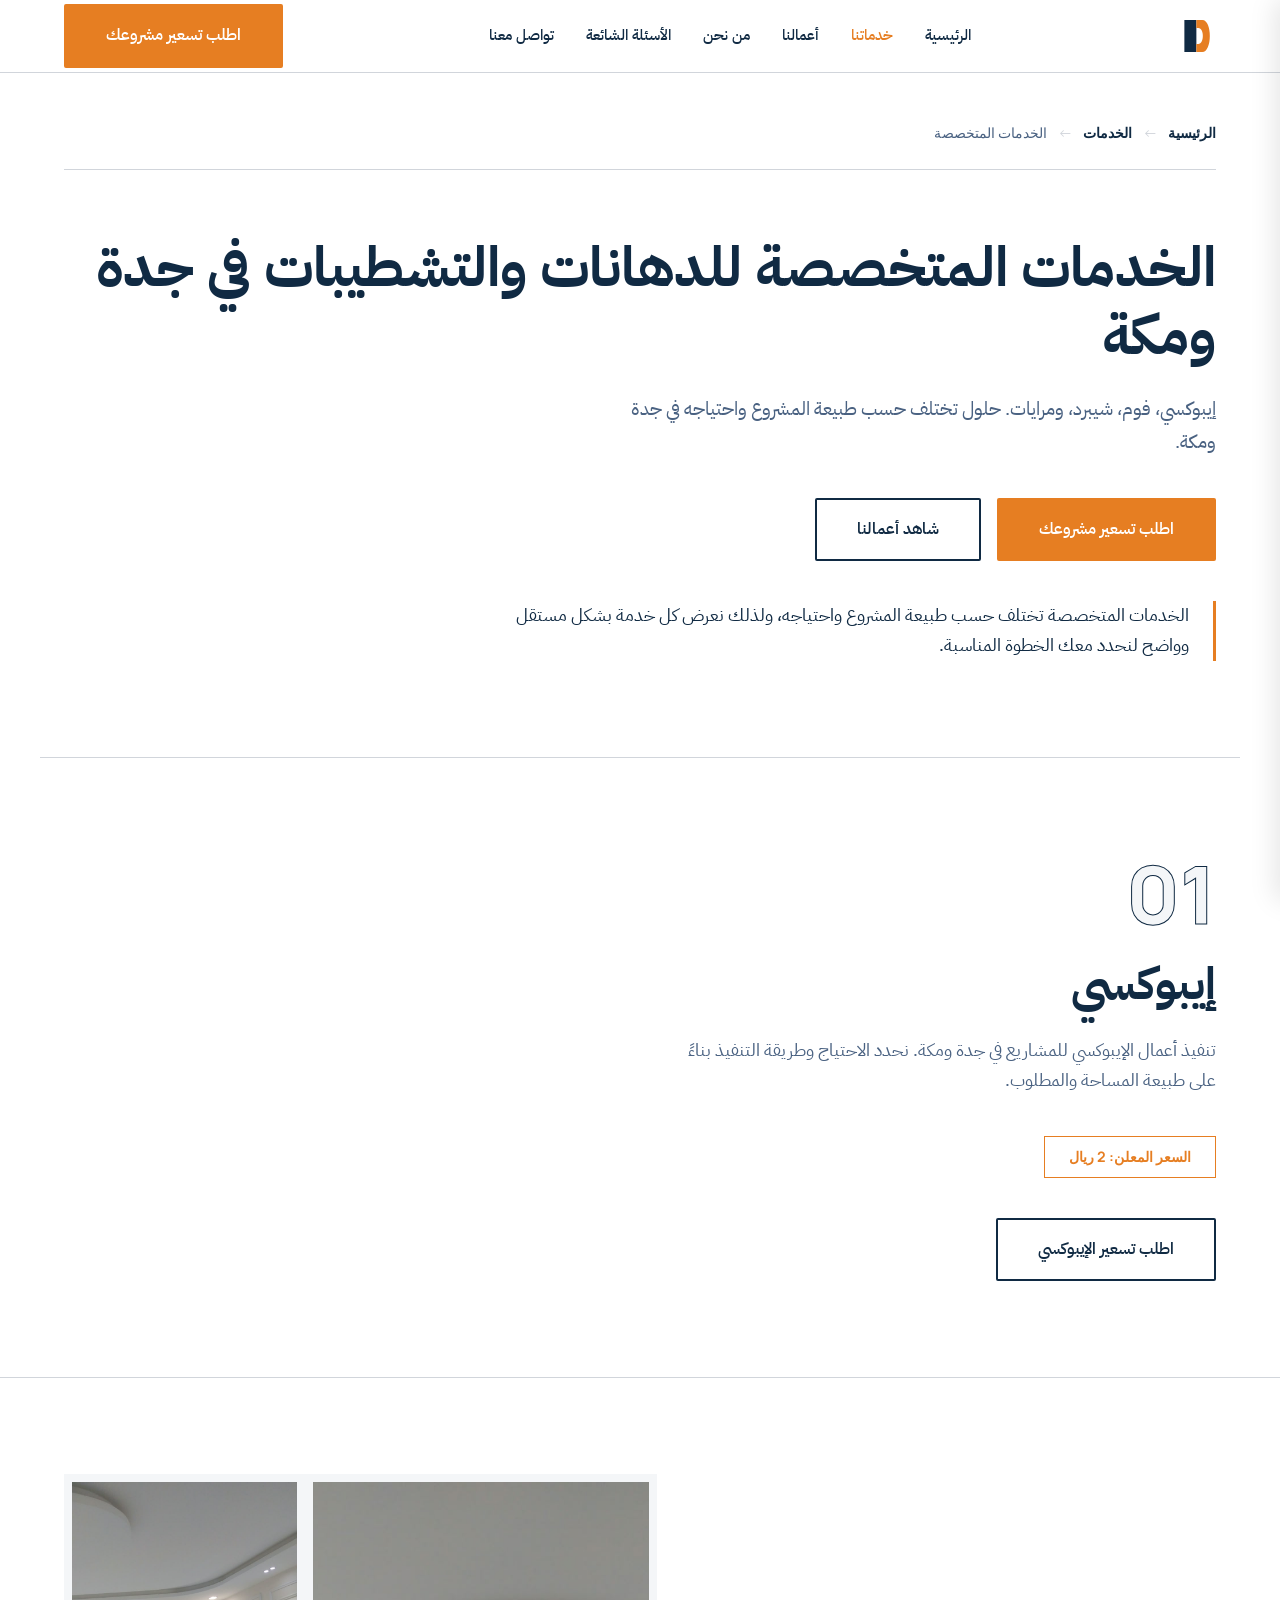
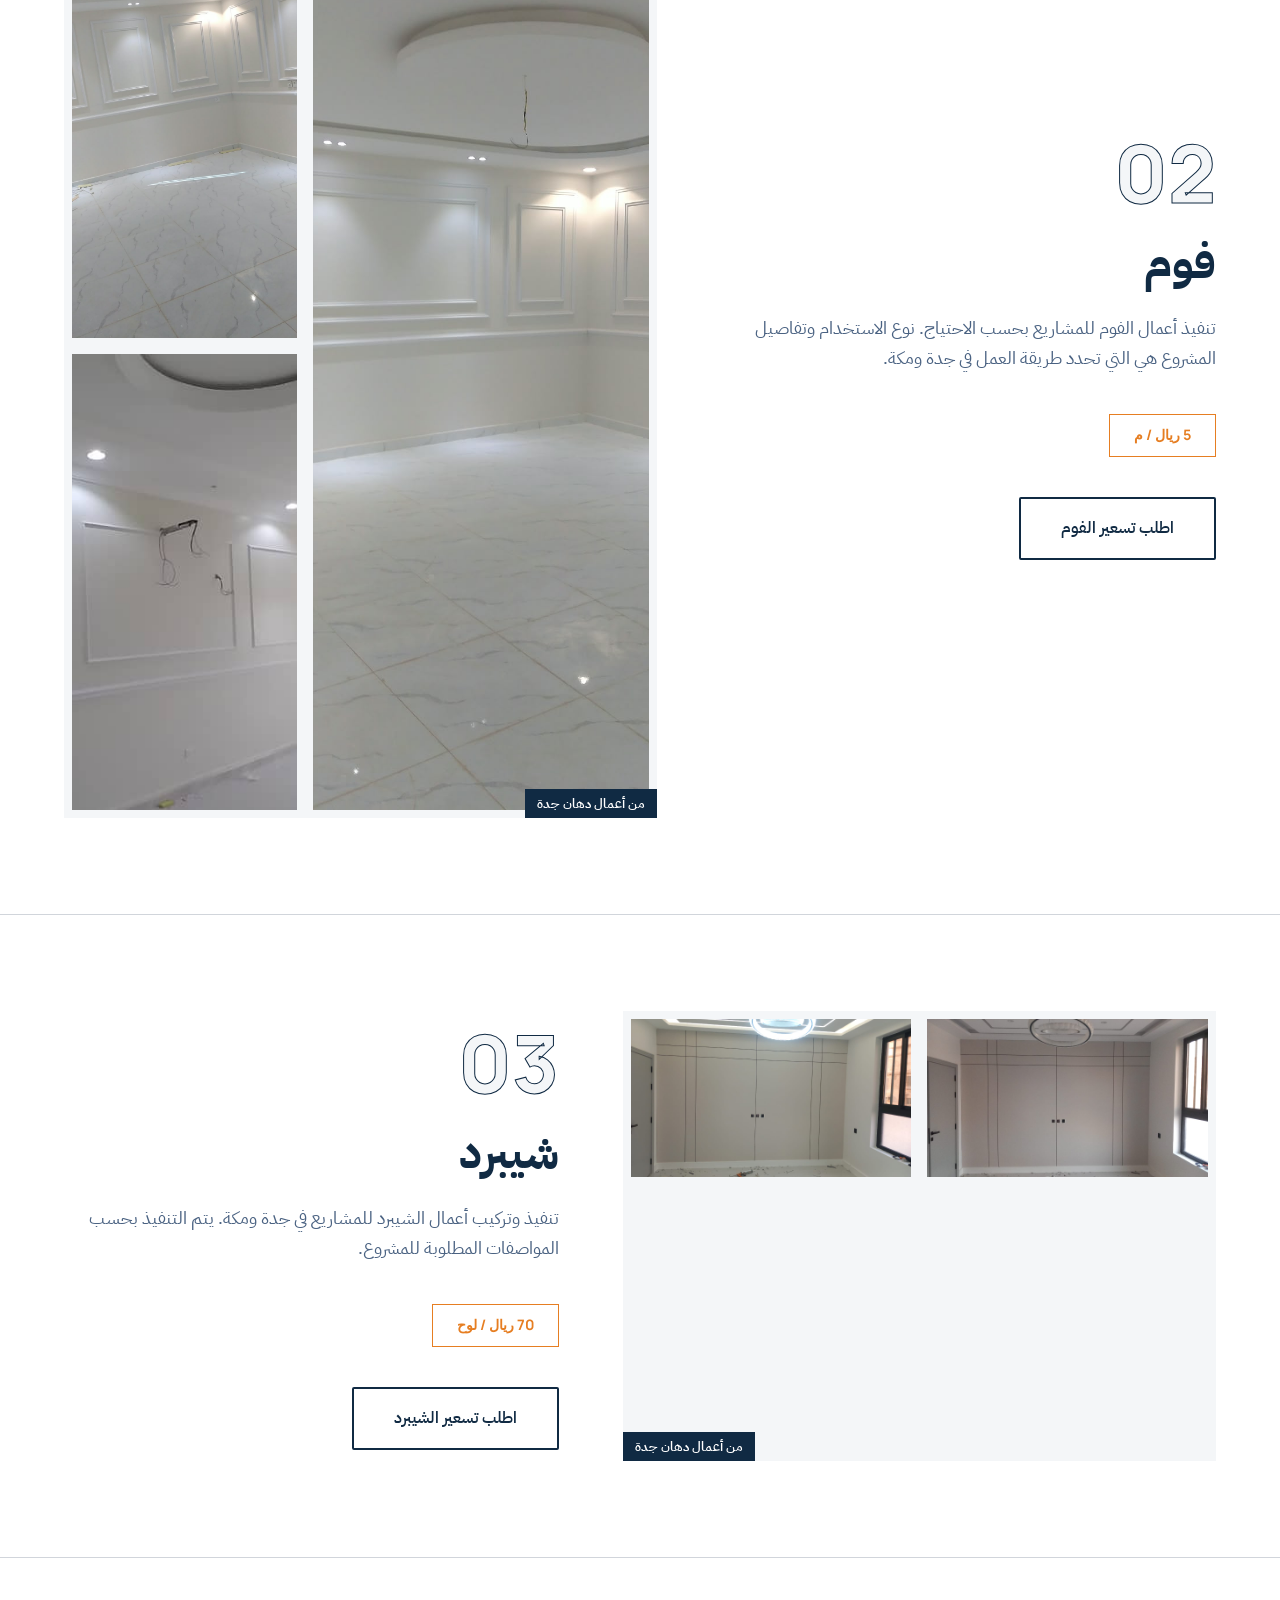
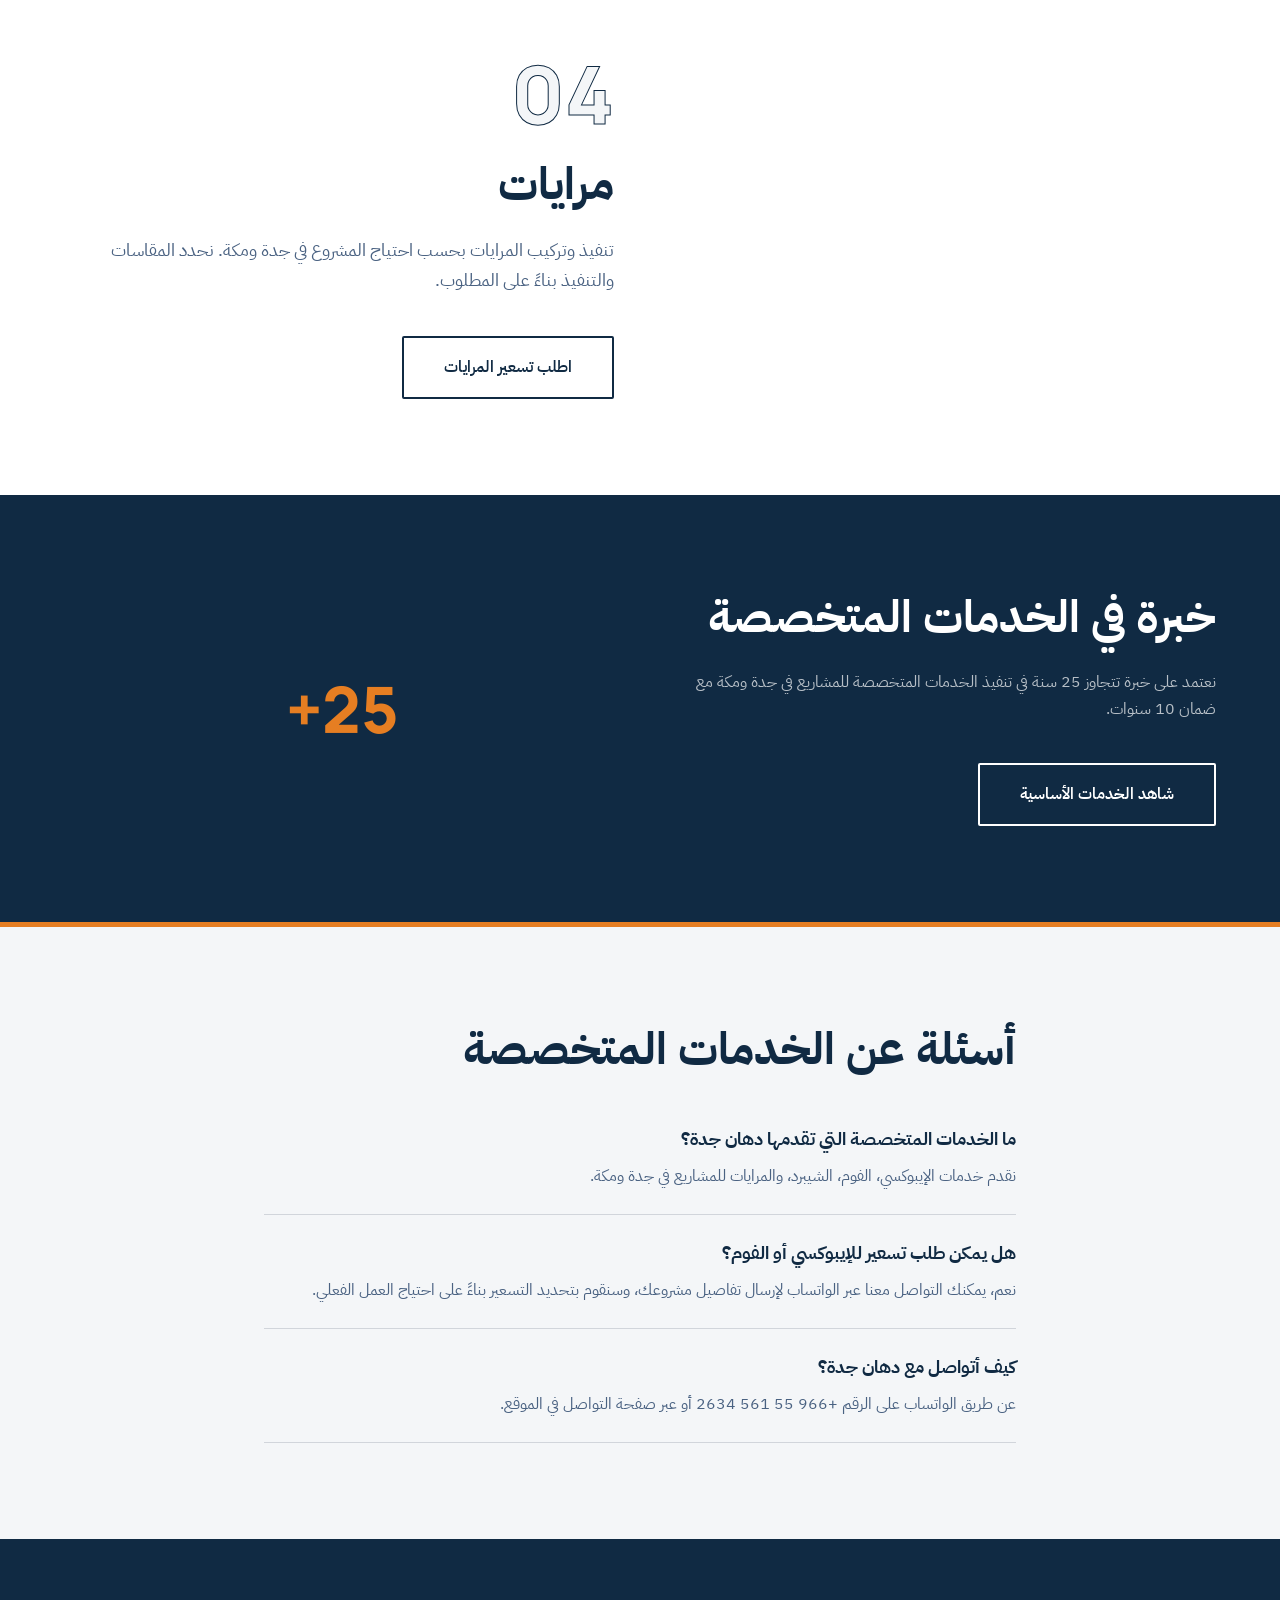
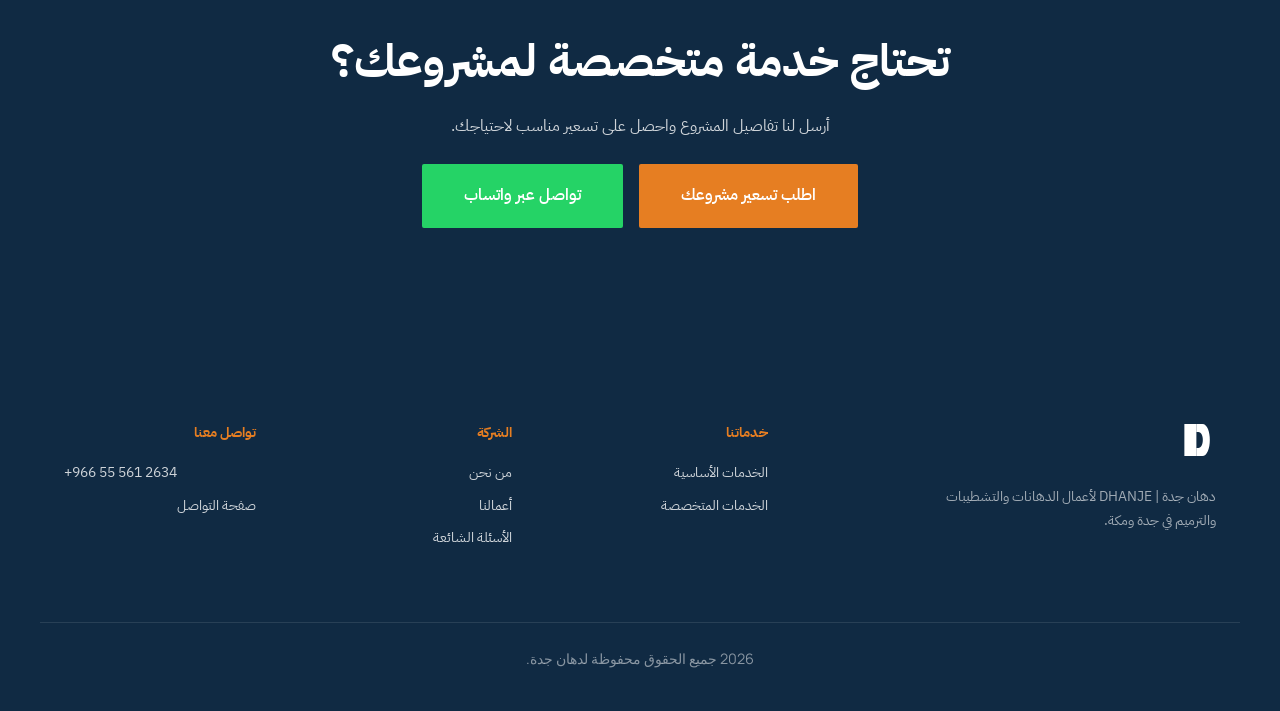
<file: servicesB.html>
<!DOCTYPE html>
<html lang="ar" dir="rtl">
<head>
        <script async src="https://www.googletagmanager.com/gtm.js?id=GTM-574BSNKR"></script>
    <script>
      window.dataLayer = window.dataLayer || [];
      function gtag(){dataLayer.push(arguments);}
      gtag('js', new Date());
    </script>
    <meta charset="UTF-8">
    <meta name="viewport" content="width=device-width, initial-scale=1.0">
    
    <!-- Primary Meta Tags -->
    <title>الخدمات المتخصصة | إيبوكسي وفوم وشيبرد ومرايات في جدة ومكة | دهان جدة</title>
    <meta name="description" content="خدمات دهان جدة المتخصصة في جدة ومكة: إيبوكسي، فوم، شيبرد، ومرايات. خبرة أكثر من 25 سنة. اطلب تسعير مشروعك الآن.">
    <link rel="canonical" href="https://dhanje.com/servicesB.html">

    <!-- Open Graph -->
    <meta property="og:type" content="website">
    <meta property="og:locale" content="ar_SA">
    <meta property="og:title" content="الخدمات المتخصصة | إيبوكسي وفوم وشيبرد ومرايات في جدة ومكة">
    <meta property="og:description" content="تنفيذ أعمال الإيبوكسي، الفوم، الشيبرد، والمرايات في جدة ومكة مع ضمان 10 سنوات.">
    <meta property="og:url" content="https://dhanje.com/servicesB.html">

    <!-- Favicon -->
    <link rel="icon" type="image/svg+xml" href="/img/logo.svg">
    <link rel="icon" type="image/png" sizes="32x32" href="/img/logo.png">
    <link rel="icon" type="image/png" sizes="16x16" href="/img/logo.png">

    <!-- Apple Touch Icon -->
    <link rel="apple-touch-icon" sizes="180x180" href="/img/logo-dhanje-original-icon.svg">

    <!-- Theme Color -->
    <meta name="theme-color" content="#102A43">

    <!-- Structured Data: BreadcrumbList -->
    <script type="application/ld+json">
    {
      "@context": "https://schema.org",
      "@type": "BreadcrumbList",
      "itemListElement": [
        { "@type": "ListItem", "position": 1, "name": "الرئيسية", "item": "https://dhanje.com/" },
        { "@type": "ListItem", "position": 2, "name": "خدماتنا", "item": "https://dhanje.com/services.html" },
        { "@type": "ListItem", "position": 3, "name": "الخدمات المتخصصة", "item": "https://dhanje.com/servicesB.html" }
      ]
    }
    </script>

    <!-- Structured Data: Service & FAQ -->
    <script type="application/ld+json">
    {
      "@context": "https://schema.org",
      "@graph": [
        {
          "@type": "ItemList",
          "name": "الخدمات المتخصصة - دهان جدة",
          "itemListElement": [
            { "@type": "ListItem", "position": 1, "item": { "@type": "Service", "name": "إيبوكسي", "description": "تنفيذ أعمال الإيبوكسي للمشاريع في جدة ومكة.", "areaServed": [{"@type": "City", "name": "جدة"}, {"@type": "City", "name": "مكة"}] } },
            { "@type": "ListItem", "position": 2, "item": { "@type": "Service", "name": "فوم", "description": "تنفيذ أعمال الفوم للمشاريع بحسب الاحتياج في جدة ومكة.", "areaServed": [{"@type": "City", "name": "جدة"}, {"@type": "City", "name": "مكة"}] } },
            { "@type": "ListItem", "position": 3, "item": { "@type": "Service", "name": "شيبرد", "description": "تنفيذ وتركيب أعمال الشيبرد للمشاريع في جدة ومكة.", "areaServed": [{"@type": "City", "name": "جدة"}, {"@type": "City", "name": "مكة"}] } },
            { "@type": "ListItem", "position": 4, "item": { "@type": "Service", "name": "مرايات", "description": "تنفيذ وتركيب المرايات بحسب احتياج المشروع في جدة ومكة.", "areaServed": [{"@type": "City", "name": "جدة"}, {"@type": "City", "name": "مكة"}] } }
          ]
        },
        {
          "@type": "FAQPage",
          "mainEntity": [
            {
              "@type": "Question",
              "name": "ما الخدمات المتخصصة التي تقدمها دهان جدة؟",
              "acceptedAnswer": { "@type": "Answer", "text": "نقدم خدمات الإيبوكسي، الفوم، الشيبرد، والمرايات للمشاريع في جدة ومكة." }
            },
            {
              "@type": "Question",
              "name": "كيف يمكن طلب تسعير للخدمات المتخصصة؟",
              "acceptedAnswer": { "@type": "Answer", "text": "يمكنك التواصل معنا عبر الواتساب أو زيارة صفحة التواصل لإرسال تفاصيل مشروعك." }
            }
          ]
        }
      ]
    }
    </script>

    <!-- Fonts & Design Tokens -->
    <link rel="preconnect" href="https://fonts.googleapis.com">
    <link rel="preconnect" href="https://fonts.gstatic.com" crossorigin>
    <link href="https://fonts.googleapis.com/css2?family=IBM+Plex+Sans+Arabic:wght@400;500;600;700&family=Manrope:wght@500;600;700;800&display=swap" rel="stylesheet">
    <link rel="stylesheet" href="styles/servicesB.css">
</head>
<body>

    <header id="mainHeader">
        <div class="container header-inner">
            <a href="/" class="logo-group"><img src="img/logo.svg" alt="شعار دهان جدة" class="logo-img"></a>
            <nav class="desktop-nav">
                <a href="/">الرئيسية</a>
                <a href="/services.html" style="color: var(--color-secondary);">خدماتنا</a>
                <a href="/projects.html">أعمالنا</a>
                <a href="/about.html">من نحن</a>
                <a href="/faq.html">الأسئلة الشائعة</a>
                <a href="/contact.html">تواصل معنا</a>
            </nav>
            <div class="header-cta">
                <a href="https://wa.me/966555612634?text=%D8%A7%D9%84%D8%B3%D9%84%D8%A7%D9%85%20%D8%B9%D9%84%D9%8A%D9%83%D9%85%D8%8C%20%D8%A3%D8%B1%D8%BA%D8%A8%20%D9%81%D9%8A%20%D8%A7%D9%84%D8%A7%D8%B3%D8%AA%D9%81%D8%B3%D8%A7%D8%B1%20%D8%B9%D9%86%20%D8%AE%D8%AF%D9%85%D8%A7%D8%AA%20%D8%AF%D9%87%D8%A7%D9%86%20%D8%AC%D8%AF%D8%A9." class="btn btn-primary" target="_blank" rel="noopener">اطلب تسعير مشروعك</a>
            </div>
            <div class="mobile-actions">
                <a href="tel:+966555612634" class="phone-link" aria-label="اتصال هاتفي"><svg width="22" height="22" viewBox="0 0 24 24" fill="none" stroke="currentColor" stroke-width="2"><path d="M22 16.92v3a2 2 0 0 1-2.18 2 19.79 19.79 0 0 1-8.63-3.07 19.5 19.5 0 0 1-6-6 19.79 19.79 0 0 1-3.07-8.67A2 2 0 0 1 4.11 2h3a2 2 0 0 1 2 1.72 12.84 12.84 0 0 0 .7 2.81 2 2 0 0 1-.45 2.11L8.09 9.91a16 16 0 0 0 6 6l1.27-1.27a2 2 0 0 1 2.11-.45 12.84 12.84 0 0 0 2.81.7A2 2 0 0 1 22 16.92z"></path></svg></a>
                <button class="menu-btn" id="openMenuBtn" aria-label="فتح القائمة" aria-expanded="false" aria-controls="mobileDrawer"><svg width="26" height="26" viewBox="0 0 24 24" fill="none" stroke="#102A43" stroke-width="2"><line x1="3" y1="12" x2="21" y2="12"></line><line x1="3" y1="6" x2="21" y2="6"></line><line x1="3" y1="18" x2="21" y2="18"></line></svg></button>
            </div>
        </div>
    </header>

    <div class="mobile-overlay" id="mobileOverlay"></div>
    <aside class="mobile-drawer" id="mobileDrawer" role="dialog" aria-modal="true" aria-label="القائمة الرئيسية">
        <div class="drawer-header">
            <img src="img/logo.svg" alt="شعار دهان جدة" class="logo-img" style="height: 35px;">
            <button class="close-btn" id="closeMenuBtn" aria-label="إغلاق القائمة"><svg width="24" height="24" viewBox="0 0 24 24" fill="none" stroke="currentColor" stroke-width="2"><line x1="18" y1="6" x2="6" y2="18"></line><line x1="6" y1="6" x2="18" y2="18"></line></svg></button>
        </div>
        <nav class="drawer-nav"><a href="/">الرئيسية</a><a href="/services.html">خدماتنا</a><a href="/projects.html">أعمالنا</a><a href="/about.html">من نحن</a><a href="/faq.html">الأسئلة الشائعة</a><a href="/contact.html">تواصل معنا</a></nav>
        <div class="drawer-footer">
            <a href="https://wa.me/966555612634?text=%D8%A7%D9%84%D8%B3%D9%84%D8%A7%D9%85%20%D8%B9%D9%84%D9%8A%D9%83%D9%85%D8%8C%20%D8%A3%D8%B1%D8%BA%D8%A8%20%D9%81%D9%8A%20%D8%A7%D9%84%D8%A7%D8%B3%D8%AA%D9%81%D8%B3%D8%A7%D8%B1%20%D8%B9%D9%86%20%D8%AE%D8%AF%D9%85%D8%A7%D8%AA%20%D8%AF%D9%87%D8%A7%D9%86%20%D8%AC%D8%AF%D8%A9." class="btn btn-primary" target="_blank" rel="noopener">اطلب تسعير مشروعك</a>
            <a href="tel:+966555612634" class="btn btn-outline">اتصل مباشرة</a>
        </div>
    </aside>

    <main>
        <!-- Breadcrumb -->
        <div class="container" style="margin-top: var(--space-md);">
            <nav class="breadcrumb" aria-label="التنقل بين الصفحات">
                <a href="/">الرئيسية</a> <span>←</span> <a href="/services.html">الخدمات</a> <span>←</span> الخدمات المتخصصة
            </nav>
        </div>

        <!-- Hero -->
        <section class="hero-services">
            <div class="container">
                <h1>الخدمات المتخصصة للدهانات والتشطيبات في جدة ومكة</h1>
                <p style="font-size: 1.2rem; color: var(--color-text-muted); max-width: 600px; margin-bottom: var(--space-lg);">
                    إيبوكسي، فوم، شيبرد، ومرايات. حلول تختلف حسب طبيعة المشروع واحتياجه في جدة ومكة.
                </p>
                <div class="btn-group">
                    <a href="https://wa.me/966555612634?text=%D8%A7%D9%84%D8%B3%D9%84%D8%A7%D9%85%20%D8%B9%D9%84%D9%8A%D9%83%D9%85%D8%8C%20%D8%A3%D8%B1%D8%BA%D8%A8%20%D9%81%D9%8A%20%D8%A7%D9%84%D8%A7%D8%B3%D8%AA%D9%81%D8%B3%D8%A7%D8%B1%20%D8%B9%D9%86%20%D8%AE%D8%AF%D9%85%D8%A7%D8%AA%20%D8%AF%D9%87%D8%A7%D9%86%20%D8%AC%D8%AF%D8%A9." class="btn btn-primary" target="_blank" rel="noopener">اطلب تسعير مشروعك</a>
                    <a href="/projects.html" class="btn btn-outline">شاهد أعمالنا</a>
                </div>
            </div>
        </section>

        <!-- Intro -->
        <section class="container reveal" style="padding-bottom: var(--space-2xl); border-bottom: 1px solid var(--color-border);">
            <p style="font-size: 1.1rem; border-right: 3px solid var(--color-secondary); padding-right: var(--space-md); color: var(--color-primary); max-width: 700px;">
                الخدمات المتخصصة تختلف حسب طبيعة المشروع واحتياجه، ولذلك نعرض كل خدمة بشكل مستقل وواضح لنحدد معك الخطوة المناسبة.
            </p>
        </section>

        <!-- 01 Epoxy -->
        <section id="epoxy" class="service-section reveal">
            <div class="container">
                <div class="service-layout" style="grid-template-columns: 1fr;">
                    <div class="service-content" style="max-width: 800px;">
                        <div class="service-num">01</div>
                        <h2>إيبوكسي</h2>
                        <p>تنفيذ أعمال الإيبوكسي للمشاريع في جدة ومكة. نحدد الاحتياج وطريقة التنفيذ بناءً على طبيعة المساحة والمطلوب.</p>
                        <div class="service-price">السعر المعلن: 2 ريال</div>
                        <div style="margin-top: var(--space-lg);">
                            <a href="https://wa.me/966555612634?text=%D8%A7%D9%84%D8%B3%D9%84%D8%A7%D9%85%20%D8%B9%D9%84%D9%8A%D9%83%D9%85%D8%8C%20%D8%A3%D8%B1%D8%BA%D8%A8%20%D9%81%D9%8A%20%D8%A7%D9%84%D8%A7%D8%B3%D8%AA%D9%81%D8%B3%D8%A7%D8%B1%20%D8%B9%D9%86%20%D8%AE%D8%AF%D9%85%D8%A9%20%D8%A7%D9%84%D8%A5%D9%8A%D8%A8%D9%88%D9%83%D8%B3%D9%8A." class="btn btn-outline" target="_blank" rel="noopener">اطلب تسعير الإيبوكسي</a>
                        </div>
                    </div>
                </div>
            </div>
        </section>

        <!-- 02 Foam -->
        <section id="foam" class="service-section reveal">
            <div class="container service-layout">
                <div class="service-content">
                    <div class="service-num">02</div>
                    <h2>فوم</h2>
                    <p>تنفيذ أعمال الفوم للمشاريع بحسب الاحتياج. نوع الاستخدام وتفاصيل المشروع هي التي تحدد طريقة العمل في جدة ومكة.</p>
                    <div class="service-price">5 ريال / م</div>
                    <div style="margin-top: var(--space-lg);">
                        <a href="https://wa.me/966555612634?text=%D8%A7%D9%84%D8%B3%D9%84%D8%A7%D9%85%20%D8%B9%D9%84%D9%8A%D9%83%D9%85%D8%8C%20%D8%A3%D8%B1%D8%BA%D8%A8%20%D9%81%D9%8A%20%D8%A7%D9%84%D8%A7%D8%B3%D8%AA%D9%81%D8%B3%D8%A7%D8%B1%20%D8%B9%D9%86%20%D8%AE%D8%AF%D9%85%D8%A9%20%D8%A7%D9%84%D9%81%D9%88%D9%85." class="btn btn-outline" target="_blank" rel="noopener">اطلب تسعير الفوم</a>
                    </div>
                </div>
                <div class="service-visual" style="padding: var(--space-xs);">
                    <div class="gallery-grid-3" style="height: 100%;">
                        <img class="g-large" src="img/fom_p1-1.jpeg" alt="أعمال فوم من تنفيذ دهان جدة" loading="lazy">
                        <img src="img/fom_p1-2.jpeg" alt="تفاصيل أعمال فوم" loading="lazy">
                        <img src="img/fom_p2-1.jpeg" alt="تنفيذ أعمال فوم" loading="lazy">
                    </div>
                    <div class="visual-label">من أعمال دهان جدة</div>
                </div>
            </div>
        </section>

        <!-- 03 Shepard -->
        <section id="shepard" class="service-section reveal">
            <div class="container service-layout reverse">
                <div class="service-content">
                    <div class="service-num">03</div>
                    <h2>شيبرد</h2>
                    <p>تنفيذ وتركيب أعمال الشيبرد للمشاريع في جدة ومكة. يتم التنفيذ بحسب المواصفات المطلوبة للمشروع.</p>
                    <div class="service-price">70 ريال / لوح</div>
                    <div style="margin-top: var(--space-lg);">
                        <a href="https://wa.me/966555612634?text=%D8%A7%D9%84%D8%B3%D9%84%D8%A7%D9%85%20%D8%B9%D9%84%D9%8A%D9%83%D9%85%D8%8C%20%D8%A3%D8%B1%D8%BA%D8%A8%20%D9%81%D9%8A%20%D8%A7%D9%84%D8%A7%D8%B3%D8%AA%D9%81%D8%B3%D8%A7%D8%B1%20%D8%B9%D9%86%20%D8%AE%D8%AF%D9%85%D8%A9%20%D8%A7%D9%84%D8%B4%D9%8A%D8%A8%D8%B1%D8%AF." class="btn btn-outline" target="_blank" rel="noopener">اطلب تسعير الشيبرد</a>
                    </div>
                </div>
                <div class="service-visual" style="padding: var(--space-xs);">
                    <div class="gallery-grid-2" style="height: 100%;">
                        <img src="img/shibord_p1-1.jpeg" alt="أعمال شيبرد من تنفيذ دهان جدة" loading="lazy">
                        <img src="img/shibord_p1-2.jpeg" alt="تركيب شيبرد" loading="lazy">
                    </div>
                    <div class="visual-label" style="left: 0; right: auto;">من أعمال دهان جدة</div>
                </div>
            </div>
        </section>

        <!-- 04 Mirrors -->
        <section id="mirrors" class="service-section reveal" style="border-bottom: none;">
            <div class="container">
                <div class="service-layout" style="grid-template-columns: 1fr; direction: ltr;">
                    <div class="service-content" style="max-width: 800px; direction: rtl; margin-right: auto;">
                        <div class="service-num">04</div>
                        <h2>مرايات</h2>
                        <p>تنفيذ وتركيب المرايات بحسب احتياج المشروع في جدة ومكة. نحدد المقاسات والتنفيذ بناءً على المطلوب.</p>
                        <div style="margin-top: var(--space-lg);">
                            <a href="https://wa.me/966555612634?text=%D8%A7%D9%84%D8%B3%D9%84%D8%A7%D9%85%20%D8%B9%D9%84%D9%8A%D9%83%D9%85%D8%8C%20%D8%A3%D8%B1%D8%BA%D8%A8%20%D9%81%D9%8A%20%D8%A7%D9%84%D8%A7%D8%B3%D8%AA%D9%81%D8%B3%D8%A7%D8%B1%20%D8%B9%D9%86%20%D8%AE%D8%AF%D9%85%D8%A9%20%D8%A7%D9%84%D9%85%D8%B1%D8%A7%D9%8A%D8%A7%D8%AA." class="btn btn-outline" target="_blank" rel="noopener">اطلب تسعير المرايات</a>
                        </div>
                    </div>
                </div>
            </div>
        </section>

        <!-- Trust Section (Architectural) -->
        <section class="trust-arch reveal">
            <div class="container" style="display: grid; gap: var(--space-lg); grid-template-columns: 1fr 1fr; align-items: center;">
                <div>
                    <h2>خبرة في الخدمات المتخصصة</h2>
                    <p>نعتمد على خبرة تتجاوز 25 سنة في تنفيذ الخدمات المتخصصة للمشاريع في جدة ومكة مع ضمان 10 سنوات.</p>
                    <a href="/servicesA.html" class="btn btn-outline-light" style="margin-top: var(--space-md);">شاهد الخدمات الأساسية</a>
                </div>
                <div style="text-align: center; font-family: var(--font-en); font-size: 4rem; font-weight: 800; color: var(--color-secondary); line-height: 1;">
                    25+
                </div>
            </div>
        </section>

        <!-- FAQ -->
        <section class="section-spacing reveal" style="background: var(--color-surface);">
            <div class="container" style="max-width: 800px;">
                <h2>أسئلة عن الخدمات المتخصصة</h2>
                <div class="faq-item">
                    <div class="faq-question">ما الخدمات المتخصصة التي تقدمها دهان جدة؟</div>
                    <div class="faq-answer">نقدم خدمات الإيبوكسي، الفوم، الشيبرد، والمرايات للمشاريع في جدة ومكة.</div>
                </div>
                <div class="faq-item">
                    <div class="faq-question">هل يمكن طلب تسعير للإيبوكسي أو الفوم؟</div>
                    <div class="faq-answer">نعم، يمكنك التواصل معنا عبر الواتساب لإرسال تفاصيل مشروعك، وسنقوم بتحديد التسعير بناءً على احتياج العمل الفعلي.</div>
                </div>
                <div class="faq-item">
                    <div class="faq-question">كيف أتواصل مع دهان جدة؟</div>
                    <div class="faq-answer">عن طريق الواتساب على الرقم +966 55 561 2634 أو عبر صفحة التواصل في الموقع.</div>
                </div>
            </div>
        </section>

        <!-- Final CTA -->
        <section class="section-spacing" style="background: var(--color-primary); color: var(--color-white); text-align: center;">
            <div class="container reveal">
                <h2 style="color: var(--color-white);">تحتاج خدمة متخصصة لمشروعك؟</h2>
                <p style="color: rgba(255,255,255,0.8); margin-bottom: var(--space-md);">أرسل لنا تفاصيل المشروع واحصل على تسعير مناسب لاحتياجك.</p>
                <div class="btn-group" style="justify-content: center;">
                    <a href="https://wa.me/966555612634?text=%D8%A7%D9%84%D8%B3%D9%84%D8%A7%D9%85%20%D8%B9%D9%84%D9%8A%D9%83%D9%85%D8%8C%20%D8%B9%D9%86%D8%AF%D9%8A%20%D9%85%D8%B4%D8%B1%D9%88%D8%B9%20%D8%A3%D8%B1%D8%BA%D8%A8%20%D8%AA%D8%B3%D8%B9%D9%8A%D8%B1%D9%87." class="btn btn-primary" target="_blank" rel="noopener">اطلب تسعير مشروعك</a>
                    <a href="https://wa.me/966555612634" class="btn btn-whatsapp" target="_blank" rel="noopener">تواصل عبر واتساب</a>
                </div>
            </div>
        </section>
    </main>

    <footer>
        <div class="container footer-grid">
            <div><img src="img/logo.svg" alt="دهان جدة DHANJE" class="logo-img" style="filter: brightness(0) invert(1); margin-bottom: var(--space-md);"><p style="color: rgba(255,255,255,0.6); max-width: 300px;">دهان جدة | DHANJE لأعمال الدهانات والتشطيبات والترميم في جدة ومكة.</p></div>
            <div><div class="footer-link-title">خدماتنا</div><a href="/servicesA.html">الخدمات الأساسية</a><a href="/servicesB.html">الخدمات المتخصصة</a></div>
            <div><div class="footer-link-title">الشركة</div><a href="/about.html">من نحن</a><a href="/projects.html">أعمالنا</a><a href="/faq.html">الأسئلة الشائعة</a></div>
            <div><div class="footer-link-title">تواصل معنا</div><a href="tel:+966555612634" dir="ltr">+966 55 561 2634</a><a href="/contact.html">صفحة التواصل</a></div>
        </div>
        <div class="container copyright"><span id="year"></span>   جميع الحقوق محفوظة لدهان جدة.</div>
    </footer>

    <a href="https://wa.me/966555612634?text=%D8%A7%D9%84%D8%B3%D9%84%D8%A7%D9%85%20%D8%B9%D9%84%D9%8A%D9%83%D9%85%D8%8C%20%D8%A3%D8%B1%D8%BA%D8%A8%20%D9%81%D9%8A%20%D8%A7%D9%84%D8%A7%D8%B3%D8%AA%D9%81%D8%B3%D8%A7%D8%B1%20%D8%B9%D9%86%20%D8%AE%D8%AF%D9%85%D8%A7%D8%AA%20%D8%AF%D9%87%D8%A7%D9%86%20%D8%AC%D8%AF%D8%A9." class="whatsapp-fab" target="_blank" rel="noopener" aria-label="تواصل عبر واتساب">
        <svg width="28" height="28" viewBox="0 0 24 24" fill="currentColor"><path d="M17.472 14.382c-.297-.149-1.758-.867-2.03-.967-.273-.099-.471-.148-.67.15-.197.297-.767.966-.94 1.164-.173.199-.347.223-.644.075-.297-.15-1.165-.535-2.19-1.65-.812-.89-1.274-1.95-1.422-2.23-.149-.273-.016-.422.131-.572.132-.132.297-.347.446-.52.149-.174.198-.323.298-.572.099-.247.05-.372-.025-.522-.074-.149-.669-1.612-.916-2.207-.242-.579-.487-.501-.669-.51-.173-.008-.371-.01-.57-.01-.198 0-.52.074-.792.372-.272.297-1.04 1.016-1.04 2.478 0 1.462 1.065 2.875 1.213 3.074.149.198 2.096 3.2 5.077 4.487.709.306 1.262.489 1.694.625.712.227 1.36.195 1.872.118.571-.085 1.758-.535 2.008-1.049.25-.513.247-1.066.099-1.141-.149-.074-.347-.149-.57-.149zm-5.421 7.403h-.004a9.876 9.876 0 01-5.032-1.378l-.361-.214-3.741.981.998-3.648-.235-.374a9.845 9.845 0 01-1.5-5.027c0-5.466 4.452-9.918 9.918-9.918 2.643 0 5.128 1.032 6.996 2.907a9.835 9.835 0 012.9 6.995c-.003 5.465-4.455 9.916-9.917 9.916zM20.52 3.449C18.317 1.245 15.348 0 12.194 0 5.637 0 .32 5.317 .317 11.874c-.001 2.09.547 4.136 1.588 5.945L.058 24l6.305-1.654a11.874 11.874 0 005.655 1.438h.005c6.554 0 11.872-5.316 11.875-11.873.001-3.159-1.228-6.127-3.478-8.362z"/></svg>
    </a>

    <script>
        document.getElementById('year').textContent = new Date().getFullYear();
        const openBtn = document.getElementById('openMenuBtn'); 
        const closeBtn = document.getElementById('closeMenuBtn'); 
        const drawer = document.getElementById('mobileDrawer'); 
        const overlay = document.getElementById('mobileOverlay'); 
        const body = document.body;

        function openMenu() { 
            drawer.classList.add('is-open'); 
            overlay.classList.add('is-open'); 
            body.classList.add('menu-open'); 
            openBtn.setAttribute('aria-expanded', 'true'); 
            closeBtn.focus(); 
        }

        function closeMenu() { 
            drawer.classList.remove('is-open'); 
            overlay.classList.remove('is-open'); 
            body.classList.remove('menu-open'); 
            openBtn.setAttribute('aria-expanded', 'false'); 
            openBtn.focus(); 
        }

        openBtn.addEventListener('click', openMenu); 
        closeBtn.addEventListener('click', closeMenu); 
        overlay.addEventListener('click', closeMenu);
        
        document.addEventListener('keydown', (e) => { 
            if (e.key === 'Escape' && drawer.classList.contains('is-open')) closeMenu(); 
        });
        
        drawer.querySelectorAll('a').forEach(link => link.addEventListener('click', closeMenu));
        
        const header = document.getElementById('mainHeader');
        window.addEventListener('scroll', () => { 
            header.classList.toggle('scrolled', window.scrollY > 10); 
        }, { passive: true });
        
        const observer = new IntersectionObserver((entries) => { 
            entries.forEach(entry => { 
                if (entry.isIntersecting) { 
                    entry.target.classList.add('is-visible'); 
                    observer.unobserve(entry.target); 
                } 
            }); 
        }, { threshold: 0.1 });
        
        document.querySelectorAll('.reveal').forEach(el => observer.observe(el));
    </script>
</body>
</html>
</file>
<file: styles/style.css>
/* --- Design Tokens --- */
:root {
    --color-primary: #102A43;
    --color-secondary: #E67E22;
    --color-white: #FFFFFF;
    --color-surface: #F4F6F8;
    --color-bg: #FFFFFF;
    --color-text: #102A43;
    --color-text-muted: #4A6282;
    --color-border: #D1D5DB;
    --font-ar: 'IBM Plex Sans Arabic', sans-serif;
    --font-en: 'Manrope', sans-serif;
    --space-xs: 0.5rem; --space-sm: 1rem; --space-md: 1.5rem;
    --space-lg: 2.5rem; --space-xl: 4rem; --space-2xl: 6rem;
    --radius-sm: 2px;
    --transition-base: 0.2s cubic-bezier(0.4, 0, 0.2, 1);
}

*, *::before, *::after { box-sizing: border-box; margin: 0; padding: 0; }
body {
    font-family: var(--font-ar); background-color: var(--color-bg);
    color: var(--color-text); line-height: 1.7; -webkit-font-smoothing: antialiased;
    overflow-x: hidden;
}
body.menu-open { overflow: hidden; }

/* Typography */
h1, h2, h3 { font-weight: 700; line-height: 1.2; }
h1 { font-size: clamp(2.5rem, 6vw, 4.5rem); letter-spacing: -0.02em; margin-bottom: var(--space-md); }
h2 { font-size: clamp(1.8rem, 4vw, 3rem); margin-bottom: var(--space-md); }
p { margin-bottom: var(--space-sm); }
p:last-child { margin-bottom: 0; }
a { color: inherit; text-decoration: none; }
img { max-width: 100%; display: block; }
.container { max-width: 1200px; margin: 0 auto; padding: 0 var(--space-md); }
.section-spacing { padding-top: var(--space-2xl); padding-bottom: var(--space-2xl); }

/* Reusable Components */
.btn {
    display: inline-flex; align-items: center; justify-content: center;
    font-family: var(--font-ar); font-weight: 600;
    padding: var(--space-sm) var(--space-lg); border-radius: var(--radius-sm);
    transition: all var(--transition-base); cursor: pointer;
    border: 2px solid transparent; font-size: 1rem;
}
.btn-primary { background: var(--color-secondary); color: var(--color-white); border-color: var(--color-secondary); }
.btn-primary:hover { background: #cf6e1c; transform: translateY(-1px); }
.btn-outline { background: transparent; color: var(--color-primary); border-color: var(--color-primary); }
.btn-outline:hover { background: var(--color-primary); color: var(--color-white); transform: translateY(-1px); }
.btn-whatsapp { background: #25D366; color: var(--color-white); border-color: #25D366; }
.btn-whatsapp:hover { background: #20bd5a; transform: translateY(-1px); }

.btn:focus-visible, a:focus-visible, button:focus-visible { outline: 2px solid var(--color-secondary); outline-offset: 2px; }
.btn-group { display: flex; gap: var(--space-sm); flex-wrap: wrap; }

/* --- Header --- */
header { position: sticky; top: 0; background: var(--color-white); z-index: 100; border-bottom: 1px solid var(--color-border); transition: box-shadow 0.3s ease; }
header.scrolled { box-shadow: 0 4px 12px rgba(0,0,0,0.06); }
.header-inner { display: flex; align-items: center; justify-content: space-between; height: 72px; }
.logo-group { display: flex; align-items: center; gap: 8px; }
.logo-img { height: 40px; width: auto; }
nav.desktop-nav { display: none; }
nav.desktop-nav a { font-weight: 500; padding: 8px 12px; transition: color var(--transition-base); font-size: 0.95rem; }
nav.desktop-nav a:hover { color: var(--color-secondary); }

.header-cta { display: none; }
.mobile-actions { display: flex; align-items: center; gap: var(--space-sm); }
.menu-btn { background: none; border: none; cursor: pointer; padding: 8px; display: flex; align-items: center; }
.phone-link { color: var(--color-primary); display: flex; align-items: center; transition: color var(--transition-base); }
.phone-link:hover { color: var(--color-secondary); }

@media (min-width: 1024px) {
    nav.desktop-nav { display: flex; gap: var(--space-xs); }
    .header-cta { display: inline-flex; }
    .mobile-actions { display: none; }
}

/* --- Mobile Drawer --- */
.mobile-overlay { position: fixed; inset: 0; background: rgba(16, 42, 67, 0.4); z-index: 150; opacity: 0; visibility: hidden; transition: opacity 0.3s ease, visibility 0.3s ease; }
.mobile-overlay.is-open { opacity: 1; visibility: visible; }
.mobile-drawer { position: fixed; top: 0; bottom: 0; right: 0; width: 85%; max-width: 320px; background: var(--color-white); z-index: 200; transform: translateX(100%); transition: transform 0.35s cubic-bezier(0.4, 0, 0.2, 1); display: flex; flex-direction: column; box-shadow: -5px 0 25px rgba(0,0,0,0.1); }
.mobile-drawer.is-open { transform: translateX(0); }
.drawer-header { display: flex; justify-content: space-between; align-items: center; padding: var(--space-md) var(--space-lg); border-bottom: 1px solid var(--color-border); }
.close-btn { background: none; border: none; cursor: pointer; padding: 4px; color: var(--color-primary); display: flex; }
.drawer-nav { flex: 1; padding: var(--space-lg); display: flex; flex-direction: column; gap: var(--space-sm); }
.drawer-nav a { font-size: 1.4rem; font-weight: 600; color: var(--color-primary); padding: var(--space-xs) 0; border-bottom: 1px solid var(--color-surface); transition: color var(--transition-base); }
.drawer-nav a:hover { color: var(--color-secondary); }
.drawer-footer { padding: var(--space-lg); border-top: 1px solid var(--color-border); margin-top: auto; }
.drawer-footer .btn { width: 100%; margin-bottom: var(--space-sm); justify-content: center; }

/* --- Hero --- */
.hero { padding-top: var(--space-xl); padding-bottom: 0; }
.hero-grid { display: grid; grid-template-columns: 1fr; gap: var(--space-lg); align-items: end; padding-bottom: var(--space-xl); }
.hero-image-container { order: -1; position: relative; overflow: hidden; }
.hero-image-container img { width: 100%; height: 100%; object-fit: cover; transition: transform 0.5s ease; }
.hero-caption { font-size: 0.8rem; color: var(--color-text-muted); margin-top: var(--space-xs); font-family: var(--font-en); letter-spacing: 1px; text-transform: uppercase; }

@media (min-width: 768px) {
    .hero-grid { grid-template-columns: 1fr 1.2fr; gap: var(--space-xl); }
    .hero-image-container { order: 0; height: 500px; }
}

/* --- Trust Bar --- */
.trust-bar { border-top: 1px solid var(--color-border); border-bottom: 1px solid var(--color-border); padding: var(--space-lg) 0; }
.metrics-editorial { display: flex; flex-wrap: wrap; justify-content: space-between; align-items: center; gap: var(--space-lg); text-align: center; }
.metric-item { flex: 1 1 45%; }
.metric-value { font-family: var(--font-en); font-weight: 800; font-size: 2.5rem; color: var(--color-primary); line-height: 1; }
.metric-label { font-size: 0.9rem; color: var(--color-text-muted); margin-top: 4px; }
@media (min-width: 768px) { .metric-item { flex: 1 1 20%; } }

/* --- Context Section --- */
.context-section { border-bottom: 1px solid var(--color-border); }
.context-grid { display: grid; grid-template-columns: 1fr; gap: var(--space-xl); }
.context-list { list-style: none; display: grid; gap: var(--space-sm); margin-bottom: var(--space-lg); }
.context-list li { display: flex; align-items: center; gap: var(--space-sm); font-size: 1.1rem; font-weight: 500; }
.context-list li::before { content: ''; width: 8px; height: 8px; background: var(--color-secondary); flex-shrink: 0; border-radius: 50%; }
@media (min-width: 768px) { .context-grid { grid-template-columns: 1.5fr 1fr; } }

/* --- Services --- */
.services-layout { display: grid; grid-template-columns: 1fr; gap: var(--space-xl); }
.service-group-title { font-size: 0.8rem; font-family: var(--font-en); font-weight: 800; text-transform: uppercase; letter-spacing: 2px; color: var(--color-secondary); margin-bottom: var(--space-md); display: block; }
.service-list { list-style: none; }
.service-list li { border-bottom: 1px solid var(--color-border); }
.service-list a { display: flex; justify-content: space-between; align-items: center; padding: var(--space-md) 0; font-size: 1.4rem; font-weight: 600; transition: color var(--transition-base), padding-right var(--transition-base); }
.service-list a:hover { color: var(--color-secondary); padding-right: 8px; }
.service-list a:hover .arrow { transform: translateX(-6px); color: var(--color-secondary); }
.arrow { font-family: var(--font-en); transition: transform var(--transition-base), color var(--transition-base); color: var(--color-text-muted); }
@media (min-width: 768px) { .services-layout { grid-template-columns: 1fr 1fr; } }

/* --- Projects Gallery --- */
.projects-grid { display: grid; gap: var(--space-sm); }
.project-img-wrap { overflow: hidden; position: relative; background: var(--color-surface); }
.project-img-wrap img { width: 100%; height: 100%; object-fit: cover; transition: transform 0.4s ease; }
.project-img-wrap:hover img { transform: scale(1.03); }
.project-label { position: absolute; bottom: 0; right: 0; background: var(--color-primary); color: var(--color-white); padding: 4px 12px; font-size: 0.8rem; font-weight: 600; }
@media (min-width: 768px) {
    .projects-grid { grid-template-columns: 2fr 1fr; grid-template-rows: 300px 200px; }
    .p-main { grid-column: 1; grid-row: 1 / 3; }
    .p-side-1 { grid-column: 2; grid-row: 1; }
    .p-side-2 { grid-column: 2; grid-row: 2; }
}

/* --- Warranty & Experience --- */
.warranty-section { text-align: center; background: var(--color-surface); }
.warranty-number { font-family: var(--font-en); font-size: clamp(5rem, 12vw, 8rem); font-weight: 800; color: var(--color-primary); line-height: 1; }
.warranty-subtitle { font-size: 1.5rem; font-weight: 700; margin-top: var(--space-xs); }

/* --- Pricing --- */
.pricing-list { max-width: 600px; margin: 0 auto; }
.price-row { display: flex; justify-content: space-between; padding: var(--space-sm) 0; border-bottom: 1px solid var(--color-border); font-size: 1.05rem; }
.price-val { font-family: var(--font-en); font-weight: 700; color: var(--color-primary); }
.price-note { font-size: 0.85rem; color: var(--color-text-muted); margin-top: var(--space-md); text-align: center; max-width: 500px; margin-left: auto; margin-right: auto; }

/* --- Location --- */
.location-section { text-align: center; }
.cities-display { display: flex; justify-content: center; gap: var(--space-md); margin-top: var(--space-md); font-weight: 700; font-size: 1.5rem; color: var(--color-primary); }

/* --- Steps --- */
.steps-grid { display: grid; gap: var(--space-lg); max-width: 800px; margin: 0 auto; }
.step-item { display: flex; gap: var(--space-md); align-items: flex-start; }
.step-num { font-family: var(--font-en); font-size: 2.5rem; font-weight: 800; color: var(--color-surface); -webkit-text-stroke: 1px var(--color-primary); line-height: 1; transition: -webkit-text-stroke var(--transition-base); }
.step-item:hover .step-num { -webkit-text-stroke: 1px var(--color-secondary); }
.step-content h3 { font-size: 1.2rem; margin-bottom: 4px; }
.step-content p { color: var(--color-text-muted); font-size: 0.95rem; }

/* --- Footer --- */
footer { background: var(--color-primary); color: var(--color-white); padding: var(--space-2xl) 0 var(--space-lg); font-size: 0.9rem; }
.footer-grid { display: grid; grid-template-columns: 1fr; gap: var(--space-xl); }
.footer-link-title { font-weight: 700; margin-bottom: var(--space-sm); color: var(--color-secondary); font-size: 1rem; }
footer a { color: rgba(255,255,255,0.8); display: block; margin-bottom: 8px; transition: color var(--transition-base); }
footer a:hover { color: var(--color-white); }
.copyright { margin-top: var(--space-xl); padding-top: var(--space-md); border-top: 1px solid rgba(255,255,255,0.1); text-align: center; color: rgba(255,255,255,0.5); font-family: var(--font-en); }
@media (min-width: 768px) { .footer-grid { grid-template-columns: 2fr 1fr 1fr 1fr; } }

/* --- FAB --- */
.whatsapp-fab { position: fixed; bottom: 20px; left: 20px; background: #25D366; color: white; width: 56px; height: 56px; border-radius: 50%; display: flex; align-items: center; justify-content: center; box-shadow: 0 4px 12px rgba(0,0,0,0.15); z-index: 99; transition: transform 0.2s ease; }
.whatsapp-fab:hover { transform: scale(1.05); }
@media (min-width: 1024px) { .whatsapp-fab { display: none; } }

/* --- Reveal Animation --- */
.reveal { opacity: 0; transform: translateY(15px); transition: opacity 0.6s ease, transform 0.6s ease; }
.reveal.is-visible { opacity: 1; transform: translateY(0); }

@media (prefers-reduced-motion: reduce) {
    *, *::before, *::after { transition-duration: 0.01ms !important; animation-duration: 0.01ms !important; }
    .reveal { opacity: 1; transform: none; }
    .btn:hover, .hero-image-container:hover img, .project-img-wrap:hover img { transform: none; }
}

.logo-group { display: flex; align-items: center; gap: 8px; }
.logo-icon { width: 36px; height: 36px; }
.logo-ar { font-weight: 700; font-size: 1.2rem; color: var(--color-primary); }
.logo-en { font-family: var(--font-en); font-weight: 800; font-size: 0.6rem; color: var(--color-secondary); letter-spacing: 2px; margin-top: -4px; }
</file>
<file: styles/about.css>
/* --- Design Tokens --- */
:root {
    --color-primary: #102A43; --color-secondary: #E67E22; --color-white: #FFFFFF; --color-surface: #F4F6F8;
    --color-bg: #FFFFFF; --color-text: #102A43; --color-text-muted: #4A6282; --color-borderG-border: #D1D5DB;
    --font-ar: 'IBM Plex Sans Arabic', sans-serif; --font-en: 'Manrope', sans-serif;
    --space-xs: 0.5rem; --space-sm: 1rem; --space-md: 1.5rem; --space-lg: 2.5rem; --space-xl: 4rem; --space-2xl: 6rem;
    --radius-sm: 2px; --transition-base: 0.2s cubic-bezier(0.4, 0, 0.2, 1);
}

*, *::before, *::after { box-sizing: border-box; margin: 0; padding: 0; }
body { font-family: var(--font-ar); background-color: var(--color-bg); color: var(--color-text); line-height: 1.7; -webkit-font-smoothing: antialiased; overflow-x: hidden; }
body.menu-open { overflow: hidden; }
h1, h2, h3 { font-weight: 700; line-height: 1.2; }
h1 { font-size: clamp(2.5rem, 6vw, 4.5rem); margin-bottom: var(--space-md); }
h2 { font-size: clamp(1.8rem, 4vw, 2.8rem); margin-bottom: var(--space-md); }
p { margin-bottom: var(--space-sm); } p:last-child { margin-bottom: 0; }
a { color: inherit; text-decoration: none; } img { max-width: 100%; display: block; }
.container { max-width: 1200px; margin: 0 auto; padding: 0 var(--space-md); }
.section-spacing { padding-top: var(--space-2xl); padding-bottom: var(--space-2xl); }

/* Reusable Components */
.btn { display: inline-flex; align-items: center; justify-content: center; font-family: var(--font-ar); font-weight: 600; padding: var(--space-sm) var(--space-lg); border-radius: var(--radius-sm); transition: all var(--transition-base); cursor: pointer; border: 2px solid transparent; font-size: 1rem; }
.btn-primary { background: var(--color-secondary); color: var(--color-white); border-color: var(--color-secondary); }
.btn-primary:hover { background: #cf6e1c; transform: translateY(-1px); }
.btn-outline { background: transparent; color: var(--color-primary); border-color: var(--color-primary); }
.btn-outline:hover { background: var(--color-primary); color: var(--color-white); transform: translateY(-1px); }
.btn-whatsapp { background: #25D366; color: var(--color-white); border-color: #25D366; }
.btn-whatsapp:hover { background: #20bd5a; transform: translateY(-1px); }
.btn:focus-visible, a:focus-visible { outline: 2px solid var(--color-secondary); outline-offset: 2px; }
.btn-group { display: flex; gap: var(--space-sm); flex-wrap: wrap; }

/* Header & Mobile Drawer */
header { position: sticky; top: 0; background: var(--color-white); z-index: 100; border-bottom: 1px solid var(--color-border); transition: box-shadow 0.3s ease; }
header.scrolled { box-shadow: 0 4px 12px rgba(0,0,0,0.06); }
.header-inner { display: flex; align-items: center; justify-content: space-between; height: 72px; }
.logo-group { display: flex; align-items: center; gap: 8px; } .logo-img { height: 40px; width: auto; }
nav.desktop-nav { display: none; } nav.desktop-nav a { font-weight: 500; padding: 8px 12px; transition: color var(--transition-base); font-size: 0.95rem; } nav.desktop-nav a:hover { color: var(--color-secondary); }
.header-cta { display: none; } .mobile-actions { display: flex; align-items: center; gap: var(--space-sm); }
.menu-btn { background: none; border: none; cursor: pointer; padding: 8px; display: flex; align-items: center; }
.phone-link { color: var(--color-primary); display: flex; align-items: center; transition: color var(--transition-base); } .phone-link:hover { color: var(--color-secondary); }
@media (min-width: 1024px) { nav.desktop-nav { display: flex; gap: var(--space-xs); } .header-cta { display: inline-flex; } .mobile-actions { display: none; } }
.mobile-overlay { position: fixed; inset: 0; background: rgba(16, 42, 67, 0.4); z-index: 150; opacity: 0; visibility: hidden; transition: opacity 0.3s ease, visibility 0.3s ease; } .mobile-overlay.is-open { opacity: 1; visibility: visible; }
.mobile-drawer { position: fixed; top: 0; bottom: 0; right: 0; width: 85%; max-width: 320px; background: var(--color-white); z-index: 200; transform: translateX(100%); transition: transform 0.35s cubic-bezier(0.4, 0, 0.2, 1); display: flex; flex-direction: column; box-shadow: -5px 0 25px rgba(0,0,0,0.1); } .mobile-drawer.is-open { transform: translateX(0); }
.drawer-header { display: flex; justify-content: space-between; align-items: center; padding: var(--space-md) var(--space-lg); border-bottom: 1px solid var(--color-border); }
.close-btn { background: none; border: none; cursor: pointer; padding: 4px; color: var(--color-primary); display: flex; }
.drawer-nav { flex: 1; padding: var(--space-lg); display: flex; flex-direction: column; gap: var(--space-sm); } .drawer-nav a { font-size: 1.4rem; font-weight: 600; color: var(--color-primary); padding: var(--space-xs) 0; border-bottom: 1px solid var(--color-surface); transition: color var(--transition-base); } .drawer-nav a:hover { color: var(--color-secondary); }
.drawer-footer { padding: var(--space-lg); border-top: 1px solid var(--color-border); margin-top: auto; } .drawer-footer .btn { width: 100%; margin-bottom: var(--space-sm); justify-content: center; }

/* Breadcrumb */
.breadcrumb { padding: var(--space-md) 0; border-bottom: 1px solid var(--color-border); font-size: 0.9rem; color: var(--color-text-muted); font-family: var(--font-en); }
.breadcrumb a { color: var(--color-primary); font-weight: 600; transition: color var(--transition-base); } .breadcrumb a:hover { color: var(--color-secondary); } .breadcrumb span { margin: 0 8px; color: var(--color-border); }

/* Hero */
.hero-about { padding-top: var(--space-xl); padding-bottom: var(--space-lg); border-bottom: 1px solid var(--color-border); }
.hero-layout { display: grid; grid-template-columns: 1fr; gap: var(--space-xl); }
@media (min-width: 768px) { .hero-layout { grid-template-columns: 1.5fr 1fr; align-items: center; } }

/* Editorial Split (Stats & Experience) */
.editorial-split { display: grid; grid-template-columns: 1fr; gap: var(--space-xl); border-bottom: 1px solid var(--color-border); padding-bottom: var(--space-2xl); }
@media (min-width: 768px) { .editorial-split { grid-template-columns: 1fr 1fr; } }
.stat-number { font-family: var(--font-en); font-weight: 800; font-size: clamp(3rem, 6vw, 4.5rem); line-height: 1; color: var(--color-primary); margin-bottom: var(--space-xs); }
.stat-label { font-size: 1.1rem; color: var(--color-text-muted); border-bottom: 1px solid var(--color-border); padding-bottom: var(--space-md); margin-bottom: var(--space-md); }

/* Services List */
.services-editorial { border-bottom: 1px solid var(--color-border); padding-bottom: var(--space-2xl); }
.service-list-item { display: flex; justify-content: space-between; align-items: baseline; padding: var(--space-sm) 0; border-bottom: 1px solid var(--color-surface); transition: color 0.2s, padding-right 0.2s; font-weight: 600; font-size: 1.2rem; }
.service-list-item:hover { color: var(--color-secondary); padding-right: 10px; }
.service-arrow { font-family: var(--font-en); color: var(--color-text-muted); transition: transform 0.2s, color 0.2s; }
.service-list-item:hover .service-arrow { transform: translateX(-5px); color: var(--color-secondary); }

/* Steps Section */
.steps-layout { display: grid; grid-template-columns: 1fr; gap: var(--space-lg); }
@media (min-width: 768px) { .steps-layout { grid-template-columns: 1fr 1fr; } }
.step-box { padding-right: var(--space-md); border-right: 3px solid var(--color-surface); }
.step-num { font-family: var(--font-en); font-size: 2.5rem; font-weight: 800; color: var(--color-surface); -webkit-text-stroke: 1px var(--color-primary); line-height: 1; margin-bottom: var(--space-xs); }
.step-title { font-size: 1.2rem; font-weight: 700; margin-bottom: var(--space-xs); }

/* Experience Section */
.experience-section { background: var(--color-primary); color: var(--color-white); }
.exp-layout { display: grid; grid-template-columns: 1fr; gap: var(--space-xl); align-items: center; }
@media (min-width: 768px) { .exp-layout { grid-template-columns: 1fr 1.5fr; } }
.exp-img { height: 100%; min-height: 300px; overflow: hidden; }
.exp-img img { width: 100%; height: 100%; object-fit: cover; transition: transform 0.4s ease; }
.exp-img:hover img { transform: scale(1.03); }

/* CTA */
.cta-section { background: var(--color-surface); text-align: center; }

/* Footer */
footer { background: var(--color-primary); color: var(--color-white); padding: var(--space-2xl) 0 var(--space-lg); font-size: 0.9rem; }
.footer-grid { display: grid; grid-template-columns: 1fr; gap: var(--space-xl); }
.footer-link-title { font-weight: 700; margin-bottom: var(--space-sm); color: var(--color-secondary); }
footer a { color: rgba(255,255,255,0.8); display: block; margin-bottom: 8px; transition: color var(--transition-base); } footer a:hover { color: var(--color-white); }
.copyright { margin-top: var(--space-xl); padding-top: var(--space-md); border-top: 1px solid rgba(255,255,255,0.1); text-align: center; color: rgba(255,255,255,0.5); font-family: var(--font-en); }
@media (min-width: 768px) { .footer-grid { grid-template-columns: 2fr 1fr 1fr 1fr; } }

/* FAB */
.whatsapp-fab { position: fixed; bottom: 20px; left: 20px; background: #25D366; color: white; width: 56px; height: 56px; border-radius: 50%; display: flex; align-items: center; justify-content: center; box-shadow: 0 4px 12px rgba(0,0,0,0.15); z-index: 99; transition: transform 0.2s ease; }
.whatsapp-fab:hover { transform: scale(1.05); }
@media (min-width: 1024px) { .whatsapp-fab { display: none; } }

/* Reveal Animation */
.reveal { opacity: 0; transform: translateY(15px); transition: opacity 0.6s ease, transform 0.6s ease; }
.reveal.is-visible { opacity: 1; transform: translateY(0); }
@media (prefers-reduced-motion: reduce) { *, *::before, *::after { transition-duration: 0.01ms !important; animation-duration: 0.01ms !important; } .reveal { opacity: 1; transform: none; } }

.logo-group { display: flex; align-items: center; gap: 8px; }
.logo-icon { width: 36px; height: 36px; }
.logo-ar { font-weight: 700; font-size: 1.2rem; color: var(--color-primary); }
.logo-en { font-family: var(--font-en); font-weight: 800; font-size: 0.6rem; color: var(--color-secondary); letter-spacing: 2px; margin-top: -4px; }
</file>
<file: styles/contact.css>
/* --- Design Tokens --- */
:root {
    --color-primary: #102A43; --color-secondary: #E67E22; --color-white: #FFFFFF; --color-surface: #F4F6F8;
    --color-bg: #FFFFFF; --color-text: #102A43; --color-text-muted: #4A6282; --color-border: #D1D5DB;
    --font-ar: 'IBM Plex Sans Arabic', sans-serif; --font-en: 'Manrope', sans-serif;
    --space-xs: 0.5rem; --space-sm: 1rem; --space-md: 1.5rem; --space-lg: 2.5rem; --space-xl: 4rem; --space-2xl: 6rem;
    --radius-sm: 2px; --transition-base: 0.2s cubic-bezier(0.4, 0, 0.2, 1);
}

*, *::before, *::after { box-sizing: border-box; margin: 0; padding: 0; }
body { font-family: var(--font-ar); background-color: var(--color-bg); color: var(--color-text); line-height: 1.7; -webkit-font-smoothing: antialiased; overflow-x: hidden; }
body.menu-open { overflow: hidden; }
h1, h2, h3 { font-weight: 700; line-height: 1.2; }
h1 { font-size: clamp(2.5rem, 6vw, 4.5rem); margin-bottom: var(--space-md); }
h2 { font-size: clamp(1.8rem, 4vw, 2.5rem); margin-bottom: var(--space-md); }
p { margin-bottom: var(--space-sm); } p:last-child { margin-bottom: 0; }
a { color: inherit; text-decoration: none; } img { max-width: 100%; display: block; }
.container { max-width: 1200px; margin: 0 auto; padding: 0 var(--space-md); }
.section-spacing { padding-top: var(--space-2xl); padding-bottom: var(--space-2xl); }

/* Reusable Components */
.btn { display: inline-flex; align-items: center; justify-content: center; font-family: var(--font-ar); font-weight: 600; padding: var(--space-sm) var(--space-lg); border-radius: var(--radius-sm); transition: all var(--transition-base); cursor: pointer; border: 2px solid transparent; font-size: 1rem; }
.btn-primary { background: var(--color-secondary); color: var(--color-white); border-color: var(--color-secondary); }
.btn-primary:hover { background: #cf6e1c; transform: translateY(-1px); }
.btn-outline { background: transparent; color: var(--color-primary); border-color: var(--color-primary); }
.btn-outline:hover { background: var(--color-primary); color: var(--color-white); transform: translateY(-1px); }
.btn-whatsapp { background: #25D366; color: var(--color-white); border-color: #25D366; }
.btn-whatsapp:hover { background: #20bd5a; transform: translateY(-1px); }
.btn:focus-visible, a:focus-visible { outline: 2px solid var(--color-secondary); outline-offset: 2px; }
.btn-group { display: flex; gap: var(--space-sm); flex-wrap: wrap; }

/* Header & Mobile Drawer */
header { position: sticky; top: 0; background: var(--color-white); z-index: 100; border-bottom: 1px solid var(--color-border); transition: box-shadow 0.3s ease; }
header.scrolled { box-shadow: 0 4px 12px rgba(0,0,0,0.06); }
.header-inner { display: flex; align-items: center; justify-content: space-between; height: 72px; }
.logo-group { display: flex; align-items: center; gap: 8px; } .logo-img { height: 40px; width: auto; }
nav.desktop-nav { display: none; } nav.desktop-nav a { font-weight: 500; padding: 8px 12px; transition: color var(--transition-base); font-size: 0.95rem; } nav.desktop-nav a:hover { color: var(--color-secondary); }
.header-cta { display: none; } .mobile-actions { display: flex; align-items: center; gap: var(--space-sm); }
.menu-btn { background: none; border: none; cursor: pointer; padding: 8px; display: flex; align-items: center; }
.phone-link { color: var(--color-primary); display: flex; align-items: center; transition: color var(--transition-base); } .phone-link:hover { color: var(--color-secondary); }
@media (min-width: 1024px) { nav.desktop-nav { display: flex; gap: var(--space-xs); } .header-cta { display: inline-flex; } .mobile-actions { display: none; } }
.mobile-overlay { position: fixed; inset: 0; background: rgba(16, 42, 67, 0.4); z-index: 150; opacity: 0; visibility: hidden; transition: opacity 0.3s ease, visibility 0.3s ease; } .mobile-overlay.is-open { opacity: 1; visibility: visible; }
.mobile-drawer { position: fixed; top: 0; bottom: 0; right: 0; width: 85%; max-width: 320px; background: var(--color-white); z-index: 200; transform: translateX(100%); transition: transform 0.35s cubic-bezier(0.4, 0, 0.2, 1); display: flex; flex-direction: column; box-shadow: -5px 0 25px rgba(0,0,0,0.1); } .mobile-drawer.is-open { transform: translateX(0); }
.drawer-header { display: flex; justify-content: space-between; align-items: center; padding: var(--space-md) var(--space-lg); border-bottom: 1px solid var(--color-border); }
.close-btn { background: none; border: none; cursor: pointer; padding: 4px; color: var(--color-primary); display: flex; }
.drawer-nav { flex: 1; padding: var(--space-lg); display: flex; flex-direction: column; gap: var(--space-sm); } .drawer-nav a { font-size: 1.4rem; font-weight: 600; color: var(--color-primary); padding: var(--space-xs) 0; border-bottom: 1px solid var(--color-surface); transition: color var(--transition-base); } .drawer-nav a:hover { color: var(--color-secondary); }
.drawer-footer { padding: var(--space-lg); border-top: 1px solid var(--color-border); margin-top: auto; } .drawer-footer .btn { width: 100%; margin-bottom: var(--space-sm); justify-content: center; }

/* Breadcrumb */
.breadcrumb { padding: var(--space-md) 0; border-bottom: 1px solid var(--color-border); font-size: 0.9rem; color: var(--color-text-muted); font-family: var(--font-en); }
.breadcrumb a { color: var(--color-primary); font-weight: 600; transition: color var(--transition-base); } .breadcrumb a:hover { color: var(--color-secondary); } .breadcrumb span { margin: 0 8px; color: var(--color-border); }

/* Hero */
.hero-contact { padding-top: var(--space-xl); padding-bottom: var(--space-lg); border-bottom: 1px solid var(--color-border); }

/* Contact Grid */
.contact-grid { display: grid; grid-template-columns: 1fr; gap: var(--space-2xl); border-bottom: 1px solid var(--color-border); padding-bottom: var(--space-2xl); }
@media (min-width: 768px) { .contact-grid { grid-template-columns: 1fr 1.5fr; } }

/* Direct Contact */
.contact-info-item { margin-bottom: var(--space-lg); }
.contact-label { font-size: 0.85rem; font-family: var(--font-en); text-transform: uppercase; letter-spacing: 1px; color: var(--color-text-muted); margin-bottom: var(--space-xs); }
.contact-value { font-size: 1.5rem; font-weight: 700; color: var(--color-primary); }
.contact-value a { transition: color 0.2s; }
.contact-value a:hover { color: var(--color-secondary); }

/* Form */
.form-group { margin-bottom: var(--space-md); }
.form-label { display: block; font-weight: 600; margin-bottom: var(--space-xs); font-size: 0.95rem; }
.form-input, .form-select, .form-textarea { width: 100%; padding: 12px 16px; border: 1px solid var(--color-border); background: var(--color-white); font-family: var(--font-ar); font-size: 1rem; border-radius: var(--radius-sm); transition: border-color 0.2s, box-shadow 0.2s; }
.form-input:focus, .form-select:focus, .form-textarea:focus { outline: none; border-color: var(--color-primary); box-shadow: 0 0 0 2px rgba(16, 42, 67, 0.1); }
.form-textarea { resize: vertical; min-height: 120px; line-height: 1.5; }
.form-hint { font-size: 0.8rem; color: var(--color-text-muted); margin-top: 4px; }
.validation-msg { color: #dc3545; font-size: 0.85rem; margin-top: 4px; display: none; }
.form-group.error .validation-msg { display: block; }
.form-group.error .form-input, .form-group.error .form-select { border-color: #dc3545; }

/* Info Sections */
.info-sections { display: grid; grid-template-columns: 1fr; gap: var(--space-xl); border-bottom: 1px solid var(--color-border); padding-bottom: var(--space-2xl); }
@media (min-width: 768px) { .info-sections { grid-template-columns: 1fr 1fr 1fr; } }
.info-step-num { font-family: var(--font-en); font-size: 2rem; font-weight: 800; color: var(--color-surface); -webkit-text-stroke: 1px var(--color-primary); line-height: 1; margin-bottom: var(--space-xs); }

/* CTA Section */
.cta-section { background: var(--color-primary); color: var(--color-white); text-align: center; }

/* Footer */
footer { background: var(--color-primary); color: var(--color-white); padding: var(--space-2xl) 0 var(--space-lg); font-size: 0.9rem; }
.footer-grid { display: grid; grid-template-columns: 1fr; gap: var(--space-xl); }
.footer-link-title { font-weight: 700; margin-bottom: var(--space-sm); color: var(--color-secondary); }
footer a { color: rgba(255,255,255,0.8); display: block; margin-bottom: 8px; transition: color var(--transition-base); } footer a:hover { color: var(--color-white); }
.copyright { margin-top: var(--space-xl); padding-top: var(--space-md); border-top: 1px solid rgba(255,255,255,0.1); text-align: center; color: rgba(255,255,255,0.5); font-family: var(--font-en); }
@media (min-width: 768px) { .footer-grid { grid-template-columns: 2fr 1fr 1fr 1fr; } }

/* FAB */
.whatsapp-fab { position: fixed; bottom: 20px; left: 20px; background: #25D366; color: white; width: 56px; height: 56px; border-radius: 50%; display: flex; align-items: center; justify-content: center; box-shadow: 0 4px 12px rgba(0,0,0,0.15); z-index: 99; transition: transform 0.2s ease; }
.whatsapp-fab:hover { transform: scale(1.05); }
@media (min-width: 1024px) { .whatsapp-fab { display: none; } }

/* Reveal Animation */
.reveal { opacity: 0; transform: translateY(15px); transition: opacity 0.6s ease, transform 0.6s ease; }
.reveal.is-visible { opacity: 1; transform: translateY(0); }
@media (prefers-reduced-motion: reduce) { *, *::before, *::after { transition-duration: 0.01ms !important; animation-duration: 0.01ms !important; } .reveal { opacity: 1; transform: none; } }

.logo-group { display: flex; align-items: center; gap: 8px; }
.logo-icon { width: 36px; height: 36px; }
.logo-ar { font-weight: 700; font-size: 1.2rem; color: var(--color-primary); }
.logo-en { font-family: var(--font-en); font-weight: 800; font-size: 0.6rem; color: var(--color-secondary); letter-spacing: 2px; margin-top: -4px; }
</file>
<file: styles/faq.css>
/* --- Design Tokens --- */
:root {
    --color-primary: #102A43; --color-secondary: #E67E22; --color-white: #FFFFFF; --color-surface: #F4F6F8;
    --color-bg: #FFFFFF; --color-text: #102A43; --color-text-muted: #4A6282; --color-border: #D1D5DB;
    --font-ar: 'IBM Plex Sans Arabic', sans-serif; --font-en: 'Manrope', sans-serif;
    --space-xs: 0.5rem; --space-sm: 1rem; --space-md: 1.5rem; --space-lg: 2.5rem; --space-xl: 4rem; --space-2xl: 6rem;
    --radius-sm: 2px; --transition-base: 0.2s cubic-bezier(0.4, 0, 0.2, 1);
}

*, *::before, *::after { box-sizing: border-box; margin: 0; padding: 0; }
body { font-family: var(--font-ar); background-color: var(--color-bg); color: var(--color-text); line-height: 1.7; -webkit-font-smoothing: antialiased; overflow-x: hidden; }
body.menu-open { overflow: hidden; }
h1, h2, h3 { font-weight: 700; line-height: 1.2; }
h1 { font-size: clamp(2.5rem, 6vw, 4.5rem); margin-bottom: var(--space-md); }
h2 { font-size: clamp(1.8rem, 4vw, 2.5rem); margin-bottom: var(--space-md); }
p { margin-bottom: var(--space-sm); } p:last-child { margin-bottom: 0; }
a { color: inherit; text-decoration: none; } img { max-width: 100%; display: block; }
.container { max-width: 1200px; margin: 0 auto; padding: 0 var(--space-md); }
.section-spacing { padding-top: var(--space-2xl); padding-bottom: var(--space-2xl); }

/* Reusable Components */
.btn { display: inline-flex; align-items: center; justify-content: center; font-family: var(--font-ar); font-weight: 600; padding: var(--space-sm) var(--space-lg); border-radius: var(--radius-sm); transition: all var(--transition-base); cursor: pointer; border: 2px solid transparent; font-size: 1rem; }
.btn-primary { background: var(--color-secondary); color: var(--color-white); border-color: var(--color-secondary); }
.btn-primary:hover { background: #cf6e1c; transform: translateY(-1px); }
.btn-outline { background: transparent; color: var(--color-primary); border-color: var(--color-primary); }
.btn-outline:hover { background: var(--color-primary); color: var(--color-white); transform: translateY(-1px); }
.btn-whatsapp { background: #25D366; color: var(--color-white); border-color: #25D366; }
.btn-whatsapp:hover { background: #20bd5a; transform: translateY(-1px); }
.btn:focus-visible, a:focus-visible { outline: 2px solid var(--color-secondary); outline-offset: 2px; }
.btn-group { display: flex; gap: var(--space-sm); flex-wrap: wrap; }
.link-inline { color: var(--color-secondary); font-weight: 600; border-bottom: 1px solid var(--color-secondary); transition: opacity 0.2s; }
.link-inline:hover { opacity: 0.8; }

/* Header & Mobile Drawer */
header { position: sticky; top: 0; background: var(--color-white); z-index: 100; border-bottom: 1px solid var(--color-border); transition: box-shadow 0.3s ease; }
header.scrolled { box-shadow: 0 4px 12px rgba(0,0,0,0.06); }
.header-inner { display: flex; align-items: center; justify-content: space-between; height: 72px; }
.logo-group { display: flex; align-items: center; gap: 8px; } .logo-img { height: 40px; width: auto; }
nav.desktop-nav { display: none; } nav.desktop-nav a { font-weight: 500; padding: 8px 12px; transition: color var(--transition-base); font-size: 0.95rem; } nav.desktop-nav a:hover { color: var(--color-secondary); }
.header-cta { display: none; } .mobile-actions { display: flex; align-items: center; gap: var(--space-sm); }
.menu-btn { background: none; border: none; cursor: pointer; padding: 8px; display: flex; align-items: center; }
.phone-link { color: var(--color-primary); display: flex; align-items: center; transition: color var(--transition-base); } .phone-link:hover { color: var(--color-secondary); }
@media (min-width: 1024px) { nav.desktop-nav { display: flex; gap: var(--space-xs); } .header-cta { display: inline-flex; } .mobile-actions { display: none; } }
.mobile-overlay { position: fixed; inset: 0; background: rgba(16, 42, 67, 0.4); z-index: 150; opacity: 0; visibility: hidden; transition: opacity 0.3s ease, visibility 0.3s ease; } .mobile-overlay.is-open { opacity: 1; visibility: visible; }
.mobile-drawer { position: fixed; top: 0; bottom: 0; right: 0; width: 85%; max-width: 320px; background: var(--color-white); z-index: 200; transform: translateX(100%); transition: transform 0.35s cubic-bezier(0.4, 0, 0.2, 1); display: flex; flex-direction: column; box-shadow: -5px 0 25px rgba(0,0,0,0.1); } .mobile-drawer.is-open { transform: translateX(0); }
.drawer-header { display: flex; justify-content: space-between; align-items: center; padding: var(--space-md) var(--space-lg); border-bottom: 1px solid var(--color-border); }
.close-btn { background: none; border: none; cursor: pointer; padding: 4px; color: var(--color-primary); display: flex; }
.drawer-nav { flex: 1; padding: var(--space-lg); display: flex; flex-direction: column; gap: var(--space-sm); } .drawer-nav a { font-size: 1.4rem; font-weight: 600; color: var(--color-primary); padding: var(--space-xs) 0; border-bottom: 1px solid var(--color-surface); transition: color var(--transition-base); } .drawer-nav a:hover { color: var(--color-secondary); }
.drawer-footer { padding: var(--space-lg); border-top: 1px solid var(--color-border); margin-top: auto; } .drawer-footer .btn { width: 100%; margin-bottom: var(--space-sm); justify-content: center; }

/* Breadcrumb */
.breadcrumb { padding: var(--space-md) 0; border-bottom: 1px solid var(--color-border); font-size: 0.9rem; color: var(--color-text-muted); font-family: var(--font-en); }
.breadcrumb a { color: var(--color-primary); font-weight: 600; transition: color var(--transition-base); } .breadcrumb a:hover { color: var(--color-secondary); } .breadcrumb span { margin: 0 8px; color: var(--color-border); }

/* Hero */
.hero-faq { padding-top: var(--space-xl); padding-bottom: var(--space-lg); border-bottom: 1px solid var(--color-border); }

/* FAQ List */
.faq-list { max-width: 800px; margin: 0 auto; }
.faq-item { border-bottom: 1px solid var(--color-border); }
.faq-item summary { display: flex; justify-content: space-between; align-items: baseline; cursor: pointer; font-weight: 700; font-size: 1.2rem; padding: var(--space-md) 0; list-style: none; transition: color 0.2s; }
.faq-item summary::-webkit-details-marker { display: none; }
.faq-item summary:hover { color: var(--color-secondary); }
.faq-item summary:focus-visible { outline: 2px solid var(--color-secondary); outline-offset: 4px; border-radius: 2px; }
.faq-num { font-family: var(--font-en); font-weight: 800; color: var(--color-text-muted); margin-left: var(--space-md); font-size: 1rem; transition: color 0.2s; }
.faq-item summary:hover .faq-num { color: var(--color-secondary); }
.faq-arrow { font-family: var(--font-en); transition: transform 0.25s ease; color: var(--color-text-muted); }
.faq-item[open] .faq-arrow { transform: rotate(180deg); }
.faq-answer { padding-bottom: var(--space-md); color: var(--color-text-muted); font-size: 1.05rem; line-height: 1.8; animation: slideDown 0.2s ease; }
@keyframes slideDown { from { opacity: 0; transform: translateY(-5px); } to { opacity: 1; transform: translateY(0); } }
@media (prefers-reduced-motion: reduce) { .faq-answer { animation: none; } .faq-arrow { transition: none; } }

/* CTA Section */
.cta-section { background: var(--color-primary); color: var(--color-white); text-align: center; }

/* Footer */
footer { background: var(--color-primary); color: var(--color-white); padding: var(--space-2xl) 0 var(--space-lg); font-size: 0.9rem; }
.footer-grid { display: grid; grid-template-columns: 1fr; gap: var(--space-xl); }
.footer-link-title { font-weight: 700; margin-bottom: var(--space-sm); color: var(--color-secondary); }
footer a { color: rgba(255,255,255,0.8); display: block; margin-bottom: 8px; transition: color var(--transition-base); } footer a:hover { color: var(--color-white); }
.copyright { margin-top: var(--space-xl); padding-top: var(--space-md); border-top: 1px solid rgba(255,255,255,0.1); text-align: center; color: rgba(255,255,255,0.5); font-family: var(--font-en); }
@media (min-width: 768px) { .footer-grid { grid-template-columns: 2fr 1fr 1fr 1fr; } }

/* FAB */
.whatsapp-fab { position: fixed; bottom: 20px; left: 20px; background: #25D366; color: white; width: 56px; height: 56px; border-radius: 50%; display: flex; align-items: center; justify-content: center; box-shadow: 0 4px 12px rgba(0,0,0,0.15); z-index: 99; transition: transform 0.2s ease; }
.whatsapp-fab:hover { transform: scale(1.05); }
@media (min-width: 1024px) { .whatsapp-fab { display: none; } }

/* Reveal Animation */
.reveal { opacity: 0; transform: translateY(15px); transition: opacity 0.6s ease, transform 0.6s ease; }
.reveal.is-visible { opacity: 1; transform: translateY(0); }
@media (prefers-reduced-motion: reduce) { *, *::before, *::after { transition-duration: 0.01ms !important; animation-duration: 0.01ms !important; } .reveal { opacity: 1; transform: none; } }

.logo-group { display: flex; align-items: center; gap: 8px; }
.logo-icon { width: 36px; height: 36px; }
.logo-ar { font-weight: 700; font-size: 1.2rem; color: var(--color-primary); }
.logo-en { font-family: var(--font-en); font-weight: 800; font-size: 0.6rem; color: var(--color-secondary); letter-spacing: 2px; margin-top: -4px; }
</file>
<file: styles/projects.css>
/* --- Design Tokens --- */
:root {
    --color-primary: #102A43; --color-secondary: #E67E22; --color-white: #FFFFFF; --color-surface: #F4F6F8;
    --color-bg: #FFFFFF; --color-text: #102A43; --color-text-muted: #4A6282; --color-border: #D1D5DB;
    --font-ar: 'IBM Plex Sans Arabic', sans-serif; --font-en: 'Manrope', sans-serif;
    --space-xs: 0.5rem; --space-sm: 1rem; --space-md: 1.5rem; --space-lg: 2.5rem; --space-xl: 4rem; --space-2xl: 6rem;
    --radius-sm: 2px; --transition-base: 0.2s cubic-bezier(0.4, 0, 0.2, 1);
}

*, *::before, *::after { box-sizing: border-box; margin: 0; padding: 0; }
body { font-family: var(--font-ar); background-color: var(--color-surface); color: var(--color-text); line-height: 1.7; -webkit-font-smoothing: antialiased; overflow-x: hidden; }
body.menu-open { overflow: hidden; }
h1, h2, h3 { font-weight: 700; line-height: 1.2; }
h1 { font-size: clamp(2.5rem, 6vw, 3.5rem); margin-bottom: var(--space-md); }
h2 { font-size: clamp(1.8rem, 4vw, 2.5rem); margin-bottom: var(--space-md); }
p { margin-bottom: var(--space-sm); } p:last-child { margin-bottom: 0; }
a { color: inherit; text-decoration: none; } img { max-width: 100%; display: block; }
.container { max-width: 1200px; margin: 0 auto; padding: 0 var(--space-md); }
.section-spacing { padding-top: var(--space-2xl); padding-bottom: var(--space-2xl); }

/* Reusable Components */
.btn { display: inline-flex; align-items: center; justify-content: center; font-family: var(--font-ar); font-weight: 600; padding: var(--space-sm) var(--space-lg); border-radius: var(--radius-sm); transition: all var(--transition-base); cursor: pointer; border: 2px solid transparent; font-size: 1rem; }
.btn-primary { background: var(--color-secondary); color: var(--color-white); border-color: var(--color-secondary); }
.btn-primary:hover { background: #cf6e1c; transform: translateY(-1px); }
.btn-outline { background: transparent; color: var(--color-primary); border-color: var(--color-primary); }
.btn-outline:hover { background: var(--color-primary); color: var(--color-white); transform: translateY(-1px); }
.btn-whatsapp { background: #25D366; color: var(--color-white); border-color: #25D366; }
.btn-whatsapp:hover { background: #20bd5a; transform: translateY(-1px); }
.btn:focus-visible, a:focus-visible { outline: 2px solid var(--color-secondary); outline-offset: 2px; }
.btn-group { display: flex; gap: var(--space-sm); flex-wrap: wrap; }

/* Header & Mobile Drawer */
header { position: sticky; top: 0; background: var(--color-white); z-index: 100; border-bottom: 1px solid var(--color-border); transition: box-shadow 0.3s ease; }
header.scrolled { box-shadow: 0 4px 12px rgba(0,0,0,0.06); }
.header-inner { display: flex; align-items: center; justify-content: space-between; height: 72px; }
.logo-group { display: flex; align-items: center; gap: 8px; } .logo-img { height: 40px; width: auto; }
nav.desktop-nav { display: none; } nav.desktop-nav a { font-weight: 500; padding: 8px 12px; transition: color var(--transition-base); font-size: 0.95rem; } nav.desktop-nav a:hover { color: var(--color-secondary); }
.header-cta { display: none; } .mobile-actions { display: flex; align-items: center; gap: var(--space-sm); }
.menu-btn { background: none; border: none; cursor: pointer; padding: 8px; display: flex; align-items: center; }
.phone-link { color: var(--color-primary); display: flex; align-items: center; transition: color var(--transition-base); } .phone-link:hover { color: var(--color-secondary); }
@media (min-width: 1024px) { nav.desktop-nav { display: flex; gap: var(--space-xs); } .header-cta { display: inline-flex; } .mobile-actions { display: none; } }
.mobile-overlay { position: fixed; inset: 0; background: rgba(16, 42, 67, 0.4); z-index: 150; opacity: 0; visibility: hidden; transition: opacity 0.3s ease, visibility 0.3s ease; } .mobile-overlay.is-open { opacity: 1; visibility: visible; }
.mobile-drawer { position: fixed; top: 0; bottom: 0; right: 0; width: 85%; max-width: 320px; background: var(--color-white); z-index: 200; transform: translateX(100%); transition: transform 0.35s cubic-bezier(0.4, 0, 0.2, 1); display: flex; flex-direction: column; box-shadow: -5px 0 25px rgba(0,0,0,0.1); } .mobile-drawer.is-open { transform: translateX(0); }
.drawer-header { display: flex; justify-content: space-between; align-items: center; padding: var(--space-md) var(--space-lg); border-bottom: 1px solid var(--color-border); }
.close-btn { background: none; border: none; cursor: pointer; padding: 4px; color: var(--color-primary); display: flex; }
.drawer-nav { flex: 1; padding: var(--space-lg); display: flex; flex-direction: column; gap: var(--space-sm); } .drawer-nav a { font-size: 1.4rem; font-weight: 600; color: var(--color-primary); padding: var(--space-xs) 0; border-bottom: 1px solid var(--color-surface); transition: color var(--transition-base); } .drawer-nav a:hover { color: var(--color-secondary); }
.drawer-footer { padding: var(--space-lg); border-top: 1px solid var(--color-border); margin-top: auto; } .drawer-footer .btn { width: 100%; margin-bottom: var(--space-sm); justify-content: center; }

/* Breadcrumb */
.breadcrumb { padding: var(--space-md) 0; border-bottom: 1px solid var(--color-border); font-size: 0.9rem; color: var(--color-text-muted); font-family: var(--font-en); background: var(--color-white); }
.breadcrumb a { color: var(--color-primary); font-weight: 600; transition: color var(--transition-base); } .breadcrumb a:hover { color: var(--color-secondary); } .breadcrumb span { margin: 0 8px; color: var(--color-border); }

/* Hero */
.hero-projects { padding-top: var(--space-xl); padding-bottom: var(--space-lg); background: var(--color-white); border-bottom: 1px solid var(--color-border); }

/* Projects Grid */
.projects-grid { display: grid; grid-template-columns: 1fr; gap: var(--space-xl); }
@media (min-width: 768px) { .projects-grid { grid-template-columns: 1fr 1fr; } }

/* Project Card */
.project-card { background: var(--color-white); border: 1px solid var(--color-border); border-radius: var(--radius-sm); overflow: hidden; transition: box-shadow 0.3s ease; }
.project-card:hover { box-shadow: 0 10px 30px rgba(0,0,0,0.08); }

.card-slider { position: relative; aspect-ratio: 4/3; overflow: hidden; background: #eee; }
.slider-track { display: flex; height: 100%; transition: transform 0.35s cubic-bezier(0.4, 0, 0.2, 1); }
.slide { min-width: 100%; height: 100%; }
.slide img { width: 100%; height: 100%; object-fit: cover; }

.slider-btn { position: absolute; top: 50%; transform: translateY(-50%); background: rgba(16, 42, 67, 0.7); color: var(--color-white); border: none; width: 40px; height: 40px; display: flex; align-items: center; justify-content: center; cursor: pointer; transition: background 0.2s; z-index: 2; }
.slider-btn:hover { background: rgba(16, 42, 67, 1); }
.slider-btn:focus-visible { outline: 2px solid var(--color-secondary); outline-offset: -2px; }
.slider-prev { left: 10px; } /* RTL: Prev is Left */
.slider-next { right: 10px; } /* RTL: Next is Right */
.slider-counter { position: absolute; bottom: 10px; left: 50%; transform: translateX(-50%); background: rgba(0,0,0,0.6); color: var(--color-white); padding: 4px 10px; font-size: 0.75rem; font-family: var(--font-en); border-radius: 2px; z-index: 2; direction: ltr; }

.card-info { padding: var(--space-md); }
.card-title { font-size: 1.3rem; font-weight: 700; margin-bottom: var(--space-xs); color: var(--color-primary); }
.card-desc { font-size: 0.95rem; color: var(--color-text-muted); margin-bottom: var(--space-md); }
.card-link { font-size: 0.9rem; font-weight: 600; color: var(--color-secondary); display: inline-flex; align-items: center; gap: 4px; transition: gap 0.2s ease; }
.card-link:hover { gap: 8px; }

/* CTA */
.cta-section { background: var(--color-primary); color: var(--color-white); text-align: center; }

/* Footer */
footer { background: var(--color-primary); color: var(--color-white); padding: var(--space-2xl) 0 var(--space-lg); font-size: 0.9rem; }
.footer-grid { display: grid; grid-template-columns: 1fr; gap: var(--space-xl); }
.footer-link-title { font-weight: 700; margin-bottom: var(--space-sm); color: var(--color-secondary); }
footer a { color: rgba(255,255,255,0.8); display: block; margin-bottom: 8px; transition: color var(--transition-base); } footer a:hover { color: var(--color-white); }
.copyright { margin-top: var(--space-xl); padding-top: var(--space-md); border-top: 1px solid rgba(255,255,255,0.1); text-align: center; color: rgba(255,255,255,0.5); font-family: var(--font-en); }
@media (min-width: 768px) { .footer-grid { grid-template-columns: 2fr 1fr 1fr 1fr; } }

/* FAB */
.whatsapp-fab { position: fixed; bottom: 20px; left: 20px; background: #25D366; color: white; width: 56px; height: 56px; border-radius: 50%; display: flex; align-items: center; justify-content: center; box-shadow: 0 4px 12px rgba(0,0,0,0.15); z-index: 99; transition: transform 0.2s ease; }
.whatsapp-fab:hover { transform: scale(1.05); }
@media (min-width: 1024px) { .whatsapp-fab { display: none; } }

/* Reveal Animation */
.reveal { opacity: 0; transform: translateY(15px); transition: opacity 0.6s ease, transform 0.6s ease; }
.reveal.is-visible { opacity: 1; transform: translateY(0); }
@media (prefers-reduced-motion: reduce) { *, *::before, *::after { transition-duration: 0.01ms !important; animation-duration: 0.01ms !important; } .reveal { opacity: 1; transform: none; } .slider-track { transition: none; } }

.logo-group { display: flex; align-items: center; gap: 8px; }
.logo-icon { width: 36px; height: 36px; }
.logo-ar { font-weight: 700; font-size: 1.2rem; color: var(--color-primary); }
.logo-en { font-family: var(--font-en); font-weight: 800; font-size: 0.6rem; color: var(--color-secondary); letter-spacing: 2px; margin-top: -4px; }
</file>
<file: styles/servers.css>
/* --- Design Tokens (Consistent with index.html) --- */
:root {
    --color-primary: #102A43;
    --color-secondary: #E67E22;
    --color-white: #FFFFFF;
    --color-surface: #F4F6F8;
    --color-bg: #FFFFFF;
    --color-text: #102A43;
    --color-text-muted: #4A6282;
    --color-border: #D1D5DB;
    --font-ar: 'IBM Plex Sans Arabic', sans-serif;
    --font-en: 'Manrope', sans-serif;
    --space-xs: 0.5rem; --space-sm: 1rem; --space-md: 1.5rem;
    --space-lg: 2.5rem; --space-xl: 4rem; --space-2xl: 6rem;
    --radius-sm: 2px;
    --transition-base: 0.2s cubic-bezier(0.4, 0, 0.2, 1);
}

*, *::before, *::after { box-sizing: border-box; margin: 0; padding: 0; }
body {
    font-family: var(--font-ar); background-color: var(--color-bg);
    color: var(--color-text); line-height: 1.7; -webkit-font-smoothing: antialiased;
    overflow-x: hidden;
}
body.menu-open { overflow: hidden; }
h1, h2, h3 { font-weight: 700; line-height: 1.2; }
h1 { font-size: clamp(2.5rem, 6vw, 4.5rem); margin-bottom: var(--space-md); }
h2 { font-size: clamp(1.8rem, 4vw, 2.5rem); margin-bottom: var(--space-md); }
p { margin-bottom: var(--space-sm); }
a { color: inherit; text-decoration: none; }
img { max-width: 100%; display: block; }
.container { max-width: 1200px; margin: 0 auto; padding: 0 var(--space-md); }
.section-spacing { padding-top: var(--space-2xl); padding-bottom: var(--space-2xl); }

/* Reusable Components */
.btn {
    display: inline-flex; align-items: center; justify-content: center;
    font-family: var(--font-ar); font-weight: 600;
    padding: var(--space-sm) var(--space-lg); border-radius: var(--radius-sm);
    transition: all var(--transition-base); cursor: pointer;
    border: 2px solid transparent; font-size: 1rem;
}
.btn-primary { background: var(--color-secondary); color: var(--color-white); border-color: var(--color-secondary); }
.btn-primary:hover { background: #cf6e1c; transform: translateY(-1px); }
.btn-outline { background: transparent; color: var(--color-primary); border-color: var(--color-primary); }
.btn-outline:hover { background: var(--color-primary); color: var(--color-white); transform: translateY(-1px); }
.btn-outline-light { background: transparent; color: var(--color-white); border-color: var(--color-white); }
.btn-outline-light:hover { background: var(--color-white); color: var(--color-primary); transform: translateY(-1px); }
.btn-whatsapp { background: #25D366; color: var(--color-white); border-color: #25D366; }
.btn-whatsapp:hover { background: #20bd5a; transform: translateY(-1px); }
.btn:focus-visible, a:focus-visible { outline: 2px solid var(--color-secondary); outline-offset: 2px; }
.btn-group { display: flex; gap: var(--space-sm); flex-wrap: wrap; }

/* Header */
header { position: sticky; top: 0; background: var(--color-white); z-index: 100; border-bottom: 1px solid var(--color-border); transition: box-shadow 0.3s ease; }
header.scrolled { box-shadow: 0 4px 12px rgba(0,0,0,0.06); }
.header-inner { display: flex; align-items: center; justify-content: space-between; height: 72px; }
.logo-group { display: flex; align-items: center; gap: 8px; }
.logo-img { height: 40px; width: auto; }
nav.desktop-nav { display: none; }
nav.desktop-nav a { font-weight: 500; padding: 8px 12px; transition: color var(--transition-base); font-size: 0.95rem; }
nav.desktop-nav a:hover { color: var(--color-secondary); }
.header-cta { display: none; }
.mobile-actions { display: flex; align-items: center; gap: var(--space-sm); }
.menu-btn { background: none; border: none; cursor: pointer; padding: 8px; display: flex; align-items: center; }
.phone-link { color: var(--color-primary); display: flex; align-items: center; transition: color var(--transition-base); }
.phone-link:hover { color: var(--color-secondary); }
@media (min-width: 1024px) {
    nav.desktop-nav { display: flex; gap: var(--space-xs); }
    .header-cta { display: inline-flex; }
    .mobile-actions { display: none; }
}

/* Mobile Drawer */
.mobile-overlay { position: fixed; inset: 0; background: rgba(16, 42, 67, 0.4); z-index: 150; opacity: 0; visibility: hidden; transition: opacity 0.3s ease, visibility 0.3s ease; }
.mobile-overlay.is-open { opacity: 1; visibility: visible; }
.mobile-drawer { position: fixed; top: 0; bottom: 0; right: 0; width: 85%; max-width: 320px; background: var(--color-white); z-index: 200; transform: translateX(100%); transition: transform 0.35s cubic-bezier(0.4, 0, 0.2, 1); display: flex; flex-direction: column; box-shadow: -5px 0 25px rgba(0,0,0,0.1); }
.mobile-drawer.is-open { transform: translateX(0); }
.drawer-header { display: flex; justify-content: space-between; align-items: center; padding: var(--space-md) var(--space-lg); border-bottom: 1px solid var(--color-border); }
.close-btn { background: none; border: none; cursor: pointer; padding: 4px; color: var(--color-primary); display: flex; }
.drawer-nav { flex: 1; padding: var(--space-lg); display: flex; flex-direction: column; gap: var(--space-sm); }
.drawer-nav a { font-size: 1.4rem; font-weight: 600; color: var(--color-primary); padding: var(--space-xs) 0; border-bottom: 1px solid var(--color-surface); transition: color var(--transition-base); }
.drawer-nav a:hover { color: var(--color-secondary); }
.drawer-footer { padding: var(--space-lg); border-top: 1px solid var(--color-border); margin-top: auto; }
.drawer-footer .btn { width: 100%; margin-bottom: var(--space-sm); justify-content: center; }

/* Breadcrumb */
.breadcrumb { padding: var(--space-md) 0; border-bottom: 1px solid var(--color-border); font-size: 0.9rem; color: var(--color-text-muted); font-family: var(--font-en); }
.breadcrumb a { color: var(--color-primary); font-weight: 600; transition: color var(--transition-base); }
.breadcrumb a:hover { color: var(--color-secondary); }
.breadcrumb span { margin: 0 8px; color: var(--color-border); }

/* Hero */
.hero-services { padding-top: var(--space-xl); padding-bottom: var(--space-lg); }

/* Services Split Layout */
.services-split { display: grid; grid-template-columns: 1fr; gap: var(--space-xl); }
.service-group { display: flex; flex-direction: column; }
.group-label { font-family: var(--font-en); font-size: 0.8rem; font-weight: 800; letter-spacing: 2px; text-transform: uppercase; color: var(--color-secondary); margin-bottom: var(--space-sm); }
.group-desc { color: var(--color-text-muted); margin-bottom: var(--space-xl); max-width: 500px; }

.service-list { list-style: none; margin-bottom: var(--space-xl); }
.service-list li { border-bottom: 1px solid var(--color-border); }
.service-list a { display: flex; align-items: baseline; gap: var(--space-md); padding: var(--space-md) 0; font-size: 1.5rem; font-weight: 600; transition: color var(--transition-base), padding-right var(--transition-base); }
.service-list a:hover { color: var(--color-secondary); padding-right: 8px; }
.service-list a:hover .s-num { color: var(--color-secondary); }
.service-list a:hover .s-arrow { transform: translateX(-6px); opacity: 1; }
.s-num { font-family: var(--font-en); font-weight: 800; font-size: 1rem; color: var(--color-text-muted); transition: color var(--transition-base); min-width: 30px; }
.s-arrow { font-family: var(--font-en); margin-right: auto; opacity: 0; transition: transform var(--transition-base), opacity var(--transition-base); color: var(--color-secondary); }

/* Specialized Group Variations */
.specialized-box { background: var(--color-primary); color: var(--color-white); padding: var(--space-2xl) var(--space-xl); border-radius: var(--radius-sm); position: relative; overflow: hidden; }
.specialized-box .group-label { color: var(--color-secondary); }
.specialized-box .group-desc { color: rgba(255,255,255,0.7); }
.specialized-box .service-list li { border-bottom: 1px solid rgba(255,255,255,0.15); }
.specialized-box .service-list a { color: var(--color-white); }
.specialized-box .service-list a:hover { color: var(--color-secondary); }
.specialized-box .s-num { color: rgba(255,255,255,0.4); }
.specialized-box .s-num:hover { color: var(--color-secondary); }

/* Architectural Image Element */
.arch-img { display: none; }
@media (min-width: 768px) {
    .services-split { grid-template-columns: 1.2fr 1fr; gap: var(--space-2xl); align-items: start; }
    .arch-img { display: block; width: 100%; height: 300px; object-fit: cover; order: -1; margin-bottom: var(--space-xl); border-left: 4px solid var(--color-secondary); padding-right: var(--space-md); }
}

/* Pre-CTA & Final CTA */
.pre-cta { text-align: center; border-top: 1px solid var(--color-border); border-bottom: 1px solid var(--color-border); padding: var(--space-xl) 0; }
.final-cta { background: var(--color-surface); text-align: center; }

/* Footer */
footer { background: var(--color-primary); color: var(--color-white); padding: var(--space-2xl) 0 var(--space-lg); font-size: 0.9rem; }
.footer-grid { display: grid; grid-template-columns: 1fr; gap: var(--space-xl); }
.footer-link-title { font-weight: 700; margin-bottom: var(--space-sm); color: var(--color-secondary); }
footer a { color: rgba(255,255,255,0.8); display: block; margin-bottom: 8px; transition: color var(--transition-base); }
footer a:hover { color: var(--color-white); }
.copyright { margin-top: var(--space-xl); padding-top: var(--space-md); border-top: 1px solid rgba(255,255,255,0.1); text-align: center; color: rgba(255,255,255,0.5); font-family: var(--font-en); }
@media (min-width: 768px) { .footer-grid { grid-template-columns: 2fr 1fr 1fr 1fr; } }

/* FAB */
.whatsapp-fab { position: fixed; bottom: 20px; left: 20px; background: #25D366; color: white; width: 56px; height: 56px; border-radius: 50%; display: flex; align-items: center; justify-content: center; box-shadow: 0 4px 12px rgba(0,0,0,0.15); z-index: 99; transition: transform 0.2s ease; }
.whatsapp-fab:hover { transform: scale(1.05); }
@media (min-width: 1024px) { .whatsapp-fab { display: none; } }

/* Reveal Animation */
.reveal { opacity: 0; transform: translateY(15px); transition: opacity 0.6s ease, transform 0.6s ease; }
.reveal.is-visible { opacity: 1; transform: translateY(0); }
@media (prefers-reduced-motion: reduce) {
    *, *::before, *::after { transition-duration: 0.01ms !important; animation-duration: 0.01ms !important; }
    .reveal { opacity: 1; transform: none; }
}


.logo-group { display: flex; align-items: center; gap: 8px; } .logo-icon { width: 36px; height: 36px; } 
.logo-ar { font-weight: 700; font-size: 1.2rem; color: var(--color-primary); }
.logo-en { font-family: var(--font-en); font-weight: 800; font-size: 0.6rem; color: var(--color-secondary); letter-spacing: 2px; margin-top: -4px; }

.logo-group { display: flex; align-items: center; gap: 8px; }
.logo-icon { width: 36px; height: 36px; }
.logo-ar { font-weight: 700; font-size: 1.2rem; color: var(--color-primary); }
.logo-en { font-family: var(--font-en); font-weight: 800; font-size: 0.6rem; color: var(--color-secondary); letter-spacing: 2px; margin-top: -4px; }
</file>
<file: styles/servicesA.css>
/* --- Design Tokens --- */
:root {
    --color-primary: #102A43;
    --color-secondary: #E67E22;
    --color-white: #FFFFFF;
    --color-surface: #F4F6F8;
    --color-bg: #FFFFFF;
    --color-text: #102A43;
    --color-text-muted: #4A6282;
    --color-border: #D1D5DB;
    --font-ar: 'IBM Plex Sans Arabic', sans-serif;
    --font-en: 'Manrope', sans-serif;
    --space-xs: 0.5rem; --space-sm: 1rem; --space-md: 1.5rem;
    --space-lg: 2.5rem; --space-xl: 4rem; --space-2xl: 6rem;
    --radius-sm: 2px;
    --transition-base: 0.2s cubic-bezier(0.4, 0, 0.2, 1);
}

*, *::before, *::after { box-sizing: border-box; margin: 0; padding: 0; }
body { font-family: var(--font-ar); background-color: var(--color-bg); color: var(--color-text); line-height: 1.7; -webkit-font-smoothing: antialiased; overflow-x: hidden; }
body.menu-open { overflow: hidden; }
h1, h2, h3 { font-weight: 700; line-height: 1.2; }
h1 { font-size: clamp(2.5rem, 6vw, 3.5rem); margin-bottom: var(--space-md); }
h2 { font-size: clamp(1.8rem, 4vw, 2.8rem); margin-bottom: var(--space-md); }
p { margin-bottom: var(--space-sm); }
a { color: inherit; text-decoration: none; }
img { max-width: 100%; display: block; }
.container { max-width: 1200px; margin: 0 auto; padding: 0 var(--space-md); }
.section-spacing { padding-top: var(--space-2xl); padding-bottom: var(--space-2xl); }

/* Reusable Components */
.btn { display: inline-flex; align-items: center; justify-content: center; font-family: var(--font-ar); font-weight: 600; padding: var(--space-sm) var(--space-lg); border-radius: var(--radius-sm); transition: all var(--transition-base); cursor: pointer; border: 2px solid transparent; font-size: 1rem; }
.btn-primary { background: var(--color-secondary); color: var(--color-white); border-color: var(--color-secondary); }
.btn-primary:hover { background: #cf6e1c; transform: translateY(-1px); }
.btn-outline { background: transparent; color: var(--color-primary); border-color: var(--color-primary); }
.btn-outline:hover { background: var(--color-primary); color: var(--color-white); transform: translateY(-1px); }
.btn-whatsapp { background: #25D366; color: var(--color-white); border-color: #25D366; }
.btn-whatsapp:hover { background: #20bd5a; transform: translateY(-1px); }
.btn:focus-visible, a:focus-visible { outline: 2px solid var(--color-secondary); outline-offset: 2px; }
.btn-group { display: flex; gap: var(--space-sm); flex-wrap: wrap; }

/* Header */
header { position: sticky; top: 0; background: var(--color-white); z-index: 100; border-bottom: 1px solid var(--color-border); transition: box-shadow 0.3s ease; }
header.scrolled { box-shadow: 0 4px 12px rgba(0,0,0,0.06); }
.header-inner { display: flex; align-items: center; justify-content: space-between; height: 72px; }
.logo-group { display: flex; align-items: center; gap: 8px; }
.logo-img { height: 40px; width: auto; }
nav.desktop-nav { display: none; }
nav.desktop-nav a { font-weight: 500; padding: 8px 12px; transition: color var(--transition-base); font-size: 0.95rem; }
nav.desktop-nav a:hover { color: var(--color-secondary); }
.header-cta { display: none; }
.mobile-actions { display: flex; align-items: center; gap: var(--space-sm); }
.menu-btn { background: none; border: none; cursor: pointer; padding: 8px; display: flex; align-items: center; }
.phone-link { color: var(--color-primary); display: flex; align-items: center; transition: color var(--transition-base); }
.phone-link:hover { color: var(--color-secondary); }
@media (min-width: 1024px) { nav.desktop-nav { display: flex; gap: var(--space-xs); } .header-cta { display: inline-flex; } .mobile-actions { display: none; } }

/* Mobile Drawer */
.mobile-overlay { position: fixed; inset: 0; background: rgba(16, 42, 67, 0.4); z-index: 150; opacity: 0; visibility: hidden; transition: opacity 0.3s ease, visibility 0.3s ease; }
.mobile-overlay.is-open { opacity: 1; visibility: visible; }
.mobile-drawer { position: fixed; top: 0; bottom: 0; right: 0; width: 85%; max-width: 320px; background: var(--color-white); z-index: 200; transform: translateX(100%); transition: transform 0.35s cubic-bezier(0.4, 0, 0.2, 1); display: flex; flex-direction: column; box-shadow: -5px 0 25px rgba(0,0,0,0.1); }
.mobile-drawer.is-open { transform: translateX(0); }
.drawer-header { display: flex; justify-content: space-between; align-items: center; padding: var(--space-md) var(--space-lg); border-bottom: 1px solid var(--color-border); }
.close-btn { background: none; border: none; cursor: pointer; padding: 4px; color: var(--color-primary); display: flex; }
.drawer-nav { flex: 1; padding: var(--space-lg); display: flex; flex-direction: column; gap: var(--space-sm); }
.drawer-nav a { font-size: 1.4rem; font-weight: 600; color: var(--color-primary); padding: var(--space-xs) 0; border-bottom: 1px solid var(--color-surface); transition: color var(--transition-base); }
.drawer-nav a:hover { color: var(--color-secondary); }
.drawer-footer { padding: var(--space-lg); border-top: 1px solid var(--color-border); margin-top: auto; }
.drawer-footer .btn { width: 100%; margin-bottom: var(--space-sm); justify-content: center; }

/* Breadcrumb */
.breadcrumb { padding: var(--space-md) 0; border-bottom: 1px solid var(--color-border); font-size: 0.9rem; color: var(--color-text-muted); font-family: var(--font-en); }
.breadcrumb a { color: var(--color-primary); font-weight: 600; transition: color var(--transition-base); }
.breadcrumb a:hover { color: var(--color-secondary); }
.breadcrumb span { margin: 0 8px; color: var(--color-border); }

/* Hero */
.hero-services { padding-top: var(--space-xl); padding-bottom: var(--space-lg); }

/* Service Section Architecture */
.service-section { padding-top: var(--space-2xl); padding-bottom: var(--space-2xl); border-bottom: 1px solid var(--color-border); }
.service-layout { display: grid; grid-template-columns: 1fr; gap:1 var(--space-xl); }
.service-num { font-family: var(--font-en); font-size: clamp(3rem, 8vw, 5rem); font-weight: 800; color: var(--color-surface); line-height: 1; margin-bottom: var(--space-md); -webkit-text-stroke: 1px var(--color-primary); }
.service-content p { font-size: 1.1rem; color: var(--color-text-muted); max-width: 550px; }
.service-price { display: inline-block; margin-top: var(--space-md); padding: var(--space-xs) var(--space-md); border: 1px solid var(--color-border); font-family: var(--font-en); font-weight: 700; color: var(--color-primary); font-size: 0.9rem; }

.service-visual { position: relative; overflow: hidden; min-height: 300px; background: var(--color-surface); }
.service-visual img { width: 100%; height: 100%; object-fit: cover; transition: transform 0.4s ease; }
.service-visual:hover img { transform: scale(1.03); }
.visual-label { position: absolute; bottom: 0; right: 0; background: var(--color-primary); color: var(--color-white); padding: 4px 12px; font-size: 0.8rem; font-weight: 600; }

@media (min-width: 768px) {
    .service-layout { grid-template-columns: 1fr 1.2fr; align-items: center; }
    .service-layout.reverse { direction: ltr; } /* Flip visual and text */
    .service-layout.reverse > * { direction: rtl; }
    .service-visual { min-height: 450px; }
}

/* Gallery Mini */
.mini-gallery { display: grid; grid-template-columns: 1fr 1fr; gap: var(--space-sm); }
.mini-gallery img { width: 100%; height: 100%; object-fit: cover; transition: transform 0.3s ease; }
.mini-gallery img:hover { transform: scale(1.05); }
.gallery-item-large { grid-column: 1 / -1; height: 250px; }
.gallery-item-small { height: 150px; }

/* Trust Section */
.trust-bar { border-top: 1px solid var(--color-border); border-bottom: 1px solid var(--color-border); padding: var(--space-lg) 0; }
.metrics-editorial { display: flex; flex-wrap: wrap; justify-content: space-between; align-items: center; gap: var(--space-lg); text-align: center; }
.metric-item { flex: 1 1 45%; }
.metric-value { font-family: var(--font-en); font-weight: 800; font-size: 2.5rem; color: var(--color-primary); line-height: 1; }
.metric-label { font-size: 0.9rem; color: var(--color-text-muted); margin-top: 4px; }
@media (min-width: 768px) { .metric-item { flex: 1 1 20%; } }

/* FAQ */
.faq-item { border-bottom: 1px solid var(--color-border); padding: var(--space-md) 0; }
.faq-question { font-weight: 700; font-size: 1.1rem; margin-bottom: var(--space-xs); color: var(--color-primary); }
.faq-answer { color: var(--color-text-muted); font-size: 1rem; }

/* Footer */
footer { background: var(--color-primary); color: var(--color-white); padding: var(--space-2xl) 0 var(--space-lg); font-size: 0.9rem; }
.footer-grid { display: grid; grid-template-columns: 1fr; gap: var(--space-xl); }
.footer-link-title { font-weight: 700; margin-bottom: var(--space-sm); color: var(--color-secondary); }
footer a { color: rgba(255,255,255,0.8); display: block; margin-bottom: 8px; transition: color var(--transition-base); }
footer a:hover { color: var(--color-white); }
.copyright { margin-top: var(--space-xl); padding-top: var(--space-md); border-top: 1px solid rgba(255,255,255,0.1); text-align: center; color: rgba(255,255,255,0.5); font-family: var(--font-en); }
@media (min-width: 768px) { .footer-grid { grid-template-columns: 2fr 1fr 1fr 1fr; } }

/* FAB */
.whatsapp-fab { position: fixed; bottom: 20px; left: 20px; background: #25D366; color: white; width: 56px; height: 56px; border-radius: 50%; display: flex; align-items: center; justify-content: center; box-shadow: 0 4px 12px rgba(0,0,0,0.15); z-index: 99; transition: transform 0.2s ease; }
.whatsapp-fab:hover { transform: scale(1.05); }
@media (min-width: 1024px) { .whatsapp-fab { display: none; } }

/* Reveal Animation */
.reveal { opacity: 0; transform: translateY(15px); transition: opacity 0.6s ease, transform 0.6s ease; }
.reveal.is-visible { opacity: 1; transform: translateY(0); }
@media (prefers-reduced-motion: reduce) { *, *::before, *::after { transition-duration: 0.01ms !important; animation-duration: 0.01ms !important; } .reveal { opacity: 1; transform: none; } }

.logo-group { display: flex; align-items: center; gap: 8px; }
.logo-icon { width: 36px; height: 36px; }
.logo-ar { font-weight: 700; font-size: 1.2rem; color: var(--color-primary); }
.logo-en { font-family: var(--font-en); font-weight: 800; font-size: 0.6rem; color: var(--color-secondary); letter-spacing: 2px; margin-top: -4px; }
</file>
<file: styles/servicesB.css>
/* --- Design Tokens --- */
:root {
    --color-primary: #102A43; 
    --color-secondary: #E67E22; 
    --color-white: #FFFFFF; 
    --color-surface: #F4F6F8;
    --color-bg: #FFFFFF; 
    --color-text: #102A43; 
    --color-text-muted: #4A6282; 
    --color-border: #D1D5DB;
    --font-ar: 'IBM Plex Sans Arabic', sans-serif; 
    --font-en: 'Manrope', sans-serif;
    --space-xs: 0.5rem; --space-sm: 1rem; --space-md: 1.5rem; --space-lg: 2.5rem; --space-xl: 4rem; --space-2xl: 6rem;
    --radius-sm: 2px; --transition-base: 0.2s cubic-bezier(0.4, 0, 0.2, 1);
}

*, *::before, *::after { box-sizing: border-box; margin: 0; padding: 0; }
body { font-family: var(--font-ar); background-color: var(--color-bg); color: var(--color-text); line-height: 1.7; -webkit-font-smoothing: antialiased; overflow-x: hidden; }
body.menu-open { overflow: hidden; }
h1, h2, h3 { font-weight: 700; line-height: 1.2; }
h1 { font-size: clamp(2.5rem, 6vw, 3.5rem); margin-bottom: var(--space-md); }
h2 { font-size: clamp(1.8rem, 4vw, 2.8rem); margin-bottom: var(--space-md); }
p { margin-bottom: var(--space-sm); } p:last-child { margin-bottom: 0; }
a { color: inherit; text-decoration: none; } img { max-width: 100%; display: block; }
.container { max-width: 1200px; margin: 0 auto; padding: 0 var(--space-md); }
.section-spacing { padding-top: var(--space-2xl); padding-bottom: var(--space-2xl); }

/* Reusable Components */
.btn { display: inline-flex; align-items: center; justify-content: center; font-family: var(--font-ar); font-weight: 600; padding: var(--space-sm) var(--space-lg); border-radius: var(--radius-sm); transition: all var(--transition-base); cursor: pointer; border: 2px solid transparent; font-size: 1rem; }
.btn-primary { background: var(--color-secondary); color: var(--color-white); border-color: var(--color-secondary); }
.btn-primary:hover { background: #cf6e1c; transform: translateY(-1px); }
.btn-outline { background: transparent; color: var(--color-primary); border-color: var(--color-primary); }
.btn-outline:hover { background: var(--color-primary); color: var(--color-white); transform: translateY(-1px); }
.btn-outline-light { background: transparent; color: var(--color-white); border-color: var(--color-white); }
.btn-outline-light:hover { background: var(--color-white); color: var(--color-primary); transform: translateY(-1px); }
.btn-whatsapp { background: #25D366; color: var(--color-white); border-color: #25D366; }
.btn-whatsapp:hover { background: #20bd5a; transform: translateY(-1px); }
.btn:focus-visible, a:focus-visible { outline: 2px solid var(--color-secondary); outline-offset: 2px; }
.btn-group { display: flex; gap: var(--space-sm); flex-wrap: wrap; }

/* Header & Mobile Drawer */
header { position: sticky; top: 0; background: var(--color-white); z-index: 100; border-bottom: 1px solid var(--color-border); transition: box-shadow 0.3s ease; }
header.scrolled { box-shadow: 0 4px 12px rgba(0,0,0,0.06); }
.header-inner { display: flex; align-items: center; justify-content: space-between; height: 72px; }
.logo-group { display: flex; align-items: center; gap: 8px; } .logo-img { height: 40px; width: auto; }
nav.desktop-nav { display: none; } nav.desktop-nav a { font-weight: 500; padding: 8px 12px; transition: color var(--transition-base); font-size: 0.95rem; } nav.desktop-nav a:hover { color: var(--color-secondary); }
.header-cta { display: none; } .mobile-actions { display: flex; align-items: center; gap: var(--space-sm); }
.menu-btn { background: none; border: none; cursor: pointer; padding: 8px; display: flex; align-items: center; }
.phone-link { color: var(--color-primary); display: flex; align-items: center; transition: color var(--transition-base); } .phone-link:hover { color: var(--color-secondary); }
@media (min-width: 1024px) { nav.desktop-nav { display: flex; gap: var(--space-xs); } .header-cta { display: inline-flex; } .mobile-actions { display: none; } }
.mobile-overlay { position: fixed; inset: 0; background: rgba(16, 42, 67, 0.4); z-index: 150; opacity: 0; visibility: hidden; transition: opacity 0.3s ease, visibility 0.3s ease; } .mobile-overlay.is-open { opacity: 1; visibility: visible; }
.mobile-drawer { position: fixed; top: 0; bottom: 0; right: 0; width: 85%; max-width: 320px; background: var(--color-white); z-index: 200; transform: translateX(100%); transition: transform 0.35s cubic-bezier(0.4, 0, 0.2, 1); display: flex; flex-direction: column; box-shadow: -5px 0 25px rgba(0,0,0,0.1); } .mobile-drawer.is-open { transform: translateX(0); }
.drawer-header { display: flex; justify-content: space-between; align-items: center; padding: var(--space-md) var(--space-lg); border-bottom: 1px solid var(--color-border); }
.close-btn { background: none; border: none; cursor: pointer; padding: 4px; color: var(--color-primary); display: flex; }
.drawer-nav { flex: 1; padding: var(--space-lg); display: flex; flex-direction: column; gap: var(--space-sm); } .drawer-nav a { font-size: 1.4rem; font-weight: 600; color: var(--color-primary); padding: var(--space-xs) 0; border-bottom: 1px solid var(--color-surface); transition: color var(--transition-base); } .drawer-nav a:hover { color: var(--color-secondary); }
.drawer-footer { padding: var(--space-lg); border-top: 1px solid var(--color-border); margin-top: auto; } .drawer-footer .btn { width: 100%; margin-bottom: var(--space-sm); justify-content: center; }

/* Breadcrumb */
.breadcrumb { padding: var(--space-md) 0; border-bottom: 1px solid var(--color-border); font-size: 0.9rem; color: var(--color-text-muted); font-family: var(--font-en); }
.breadcrumb a { color: var(--color-primary); font-weight: 600; transition: color var(--transition-base); } .breadcrumb a:hover { color: var(--color-secondary); } .breadcrumb span { margin: 0 8px; color: var(--color-border); }

/* Hero */
.hero-services { padding-top: var(--space-xl); padding-bottom: var(--space-lg); }

/* Service Section Architecture */
.service-section { padding-top: var(--space-2xl); padding-bottom: var(--space-2xl); border-bottom: 1px solid var(--color-border); }
.service-layout { display: grid; grid-template-columns: 1fr; gap: var(--space-xl); }
.service-num { font-family: var(--font-en); font-size: clamp(3rem, 8vw, 5rem); font-weight: 800; color: var(--color-surface); line-height: 1; margin-bottom: var(--space-md); -webkit-text-stroke: 1px var(--color-primary); }
.service-content p { font-size: 1.1rem; color: var(--color-text-muted); max-width: 550px; }
.service-price { display: inline-block; margin-top: var(--space-md); padding: var(--space-xs) var(--space-md); border: 1px solid var(--color-secondary); font-family: var(--font-en); font-weight: 700; color: var(--color-secondary); font-size: 0.9rem; }

.service-visual { position: relative; overflow: hidden; min-height: 300px; background: var(--color-surface); }
.service-visual img { width: 100%; height: 100%; object-fit: cover; transition: transform 0.4s ease; }
.service-visual:hover img { transform: scale(1.03); }
.visual-label { position: absolute; bottom: 0; right: 0; background: var(--color-primary); color: var(--color-white); padding: 4px 12px; font-size: 0.8rem; font-weight: 600; }

@media (min-width: 768px) {
    .service-layout { grid-template-columns: 1fr 1.2fr; align-items: center; }
    .service-layout.reverse { direction: ltr; } .service-layout.reverse > * { direction: rtl; }
    .service-visual { min-height: 450px; }
}

/* Gallery Grids */
.gallery-grid-3 { display: grid; grid-template-columns: 1.5fr 1fr; grid-template-rows: 1fr 1fr; gap: var(--space-sm); height: 100%; }
.gallery-grid-3 img { width: 100%; height: 100%; object-fit: cover; transition: transform 0.3s ease; }
.gallery-grid-3 img:hover { transform: scale(1.05); }
.g-large { grid-row: 1 / -1; }

.gallery-grid-2 { display: grid; grid-template-columns: 1fr 1fr; gap: var(--space-sm); height: 100%; }
.gallery-grid-2 img { width: 100%; height: 100%; object-fit: cover; transition: transform 0.3s ease; }
.gallery-grid-2 img:hover { transform: scale(1.05); }

/* Trust Section */
.trust-arch { background: var(--color-primary); color: var(--color-white); padding: var(--space-2xl) 0; border-bottom: 5px solid var(--color-secondary); }
.trust-arch h2 { color: var(--color-white); }
.trust-arch p { color: rgba(255,255,255,0.7); }

/* FAQ */
.faq-item { border-bottom: 1px solid var(--color-border); padding: var(--space-md) 0; }
.faq-question { font-weight: 700; font-size: 1.1rem; margin-bottom: var(--space-xs); color: var(--color-primary); }
.faq-answer { color: var(--color-text-muted); font-size: 1rem; }

/* Footer */
footer { background: var(--color-primary); color: var(--color-white); padding: var(--space-2xl) 0 var(--space-lg); font-size: 0.9rem; }
.footer-grid { display: grid; grid-template-columns: 1fr; gap: var(--space-xl); }
.footer-link-title { font-weight: 700; margin-bottom: var(--space-sm); color: var(--color-secondary); }
footer a { color: rgba(255,255,255,0.8); display: block; margin-bottom: 8px; transition: color var(--transition-base); } footer a:hover { color: var(--color-white); }
.copyright { margin-top: var(--space-xl); padding-top: var(--space-md); border-top: 1px solid rgba(255,255,255,0.1); text-align: center; color: rgba(255,255,255,0.5); font-family: var(--font-en); }
@media (min-width: 768px) { .footer-grid { grid-template-columns: 2fr 1fr 1fr 1fr; } }

/* FAB */
.whatsapp-fab { position: fixed; bottom: 20px; left: 20px; background: #25D366; color: white; width: 56px; height: 56px; border-radius: 50%; display: flex; align-items: center; justify-content: center; box-shadow: 0 4px 12px rgba(0,0,0,0.15); z-index: 99; transition: transform 0.2s ease; }
.whatsapp-fab:hover { transform: scale(1.05); }
@media (min-width: 1024px) { .whatsapp-fab { display: none; } }

/* Reveal Animation */
.reveal { opacity: 0; transform: translateY(15px); transition: opacity 0.6s ease, transform 0.6s ease; }
.reveal.is-visible { opacity: 1; transform: translateY(0); }
@media (prefers-reduced-motion: reduce) { *, *::before, *::after { transition-duration: 0.01ms !important; animation-duration: 0.01ms !important; } .reveal { opacity: 1; transform: none; } }

/* --- Design Tokens --- */
:root {
    --color-primary: #102A43; 
    --color-secondary: #E67E22; 
    --color-white: #FFFFFF; 
    --color-surface: #F4F6F8;
    --color-bg: #FFFFFF; 
    --color-text: #102A43; 
    --color-text-muted: #4A6282; 
    --color-border: #D1D5DB;
    --font-ar: 'IBM Plex Sans Arabic', sans-serif; 
    --font-en: 'Manrope', sans-serif;
    --space-xs: 0.5rem; --space-sm: 1rem; --space-md: 1.5rem; --space-lg: 2.5rem; --space-xl: 4rem; --space-2xl: 6rem;
    --radius-sm: 2px; --transition-base: 0.2s cubic-bezier(0.4, 0, 0.2, 1);
}

*, *::before, *::after { box-sizing: border-box; margin: 0; padding: 0; }
body { font-family: var(--font-ar); background-color: var(--color-bg); color: var(--color-text); line-height: 1.7; -webkit-font-smoothing: antialiased; overflow-x: hidden; }
body.menu-open { overflow: hidden; }
h1, h2, h3 { font-weight: 700; line-height: 1.2; }
h1 { font-size: clamp(2.5rem, 6vw, 3.5rem); margin-bottom: var(--space-md); }
h2 { font-size: clamp(1.8rem, 4vw, 2.8rem); margin-bottom: var(--space-md); }
p { margin-bottom: var(--space-sm); } p:last-child { margin-bottom: 0; }
a { color: inherit; text-decoration: none; } img { max-width: 100%; display: block; }
.container { max-width: 1200px; margin: 0 auto; padding: 0 var(--space-md); }
.section-spacing { padding-top: var(--space-2xl); padding-bottom: var(--space-2xl); }

/* Reusable Components */
.btn { display: inline-flex; align-items: center; justify-content: center; font-family: var(--font-ar); font-weight: 600; padding: var(--space-sm) var(--space-lg); border-radius: var(--radius-sm); transition: all var(--transition-base); cursor: pointer; border: 2px solid transparent; font-size: 1rem; }
.btn-primary { background: var(--color-secondary); color: var(--color-white); border-color: var(--color-secondary); }
.btn-primary:hover { background: #cf6e1c; transform: translateY(-1px); }
.btn-outline { background: transparent; color: var(--color-primary); border-color: var(--color-primary); }
.btn-outline:hover { background: var(--color-primary); color: var(--color-white); transform: translateY(-1px); }
.btn-outline-light { background: transparent; color: var(--color-white); border-color: var(--color-white); }
.btn-outline-light:hover { background: var(--color-white); color: var(--color-primary); transform: translateY(-1px); }
.btn-whatsapp { background: #25D366; color: var(--color-white); border-color: #25D366; }
.btn-whatsapp:hover { background: #20bd5a; transform: translateY(-1px); }
.btn:focus-visible, a:focus-visible { outline: 2px solid var(--color-secondary); outline-offset: 2px; }
.btn-group { display: flex; gap: var(--space-sm); flex-wrap: wrap; }

/* Header & Mobile Drawer */
header { position: sticky; top: 0; background: var(--color-white); z-index: 100; border-bottom: 1px solid var(--color-border); transition: box-shadow 0.3s ease; }
header.scrolled { box-shadow: 0 4px 12px rgba(0,0,0,0.06); }
.header-inner { display: flex; align-items: center; justify-content: space-between; height: 72px; }
.logo-group { display: flex; align-items: center; gap: 8px; } .logo-img { height: 40px; width: auto; }
nav.desktop-nav { display: none; } nav.desktop-nav a { font-weight: 500; padding: 8px 12px; transition: color var(--transition-base); font-size: 0.95rem; } nav.desktop-nav a:hover { color: var(--color-secondary); }
.header-cta { display: none; } .mobile-actions { display: flex; align-items: center; gap: var(--space-sm); }
.menu-btn { background: none; border: none; cursor: pointer; padding: 8px; display: flex; align-items: center; }
.phone-link { color: var(--color-primary); display: flex; align-items: center; transition: color var(--transition-base); } .phone-link:hover { color: var(--color-secondary); }
@media (min-width: 1024px) { nav.desktop-nav { display: flex; gap: var(--space-xs); } .header-cta { display: inline-flex; } .mobile-actions { display: none; } }
.mobile-overlay { position: fixed; inset: 0; background: rgba(16, 42, 67, 0.4); z-index: 150; opacity: 0; visibility: hidden; transition: opacity 0.3s ease, visibility 0.3s ease; } .mobile-overlay.is-open { opacity: 1; visibility: visible; }
.mobile-drawer { position: fixed; top: 0; bottom: 0; right: 0; width: 85%; max-width: 320px; background: var(--color-white); z-index: 200; transform: translateX(100%); transition: transform 0.35s cubic-bezier(0.4, 0, 0.2, 1); display: flex; flex-direction: column; box-shadow: -5px 0 25px rgba(0,0,0,0.1); } .mobile-drawer.is-open { transform: translateX(0); }
.drawer-header { display: flex; justify-content: space-between; align-items: center; padding: var(--space-md) var(--space-lg); border-bottom: 1px solid var(--color-border); }
.close-btn { background: none; border: none; cursor: pointer; padding: 4px; color: var(--color-primary); display: flex; }
.drawer-nav { flex: 1; padding: var(--space-lg); display: flex; flex-direction: column; gap: var(--space-sm); } .drawer-nav a { font-size: 1.4rem; font-weight: 600; color: var(--color-primary); padding: var(--space-xs) 0; border-bottom: 1px solid var(--color-surface); transition: color var(--transition-base); } .drawer-nav a:hover { color: var(--color-secondary); }
.drawer-footer { padding: var(--space-lg); border-top: 1px solid var(--color-border); margin-top: auto; } .drawer-footer .btn { width: 100%; margin-bottom: var(--space-sm); justify-content: center; }

/* Breadcrumb */
.breadcrumb { padding: var(--space-md) 0; border-bottom: 1px solid var(--color-border); font-size: 0.9rem; color: var(--color-text-muted); font-family: var(--font-en); }
.breadcrumb a { color: var(--color-primary); font-weight: 600; transition: color var(--transition-base); } .breadcrumb a:hover { color: var(--color-secondary); } .breadcrumb span { margin: 0 8px; color: var(--color-border); }

/* Hero */
.hero-services { padding-top: var(--space-xl); padding-bottom: var(--space-lg); }

/* Service Section Architecture */
.service-section { padding-top: var(--space-2xl); padding-bottom: var(--space-2xl); border-bottom: 1px solid var(--color-border); }
.service-layout { display: grid; grid-template-columns: 1fr; gap: var(--space-xl); }
.service-num { font-family: var(--font-en); font-size: clamp(3rem, 8vw, 5rem); font-weight: 800; color: var(--color-surface); line-height: 1; margin-bottom: var(--space-md); -webkit-text-stroke: 1px var(--color-primary); }
.service-content p { font-size: 1.1rem; color: var(--color-text-muted); max-width: 550px; }
.service-price { display: inline-block; margin-top: var(--space-md); padding: var(--space-xs) var(--space-md); border: 1px solid var(--color-secondary); font-family: var(--font-en); font-weight: 700; color: var(--color-secondary); font-size: 0.9rem; }

.service-visual { position: relative; overflow: hidden; min-height: 300px; background: var(--color-surface); }
.service-visual img { width: 100%; height: 100%; object-fit: cover; transition: transform 0.4s ease; }
.service-visual:hover img { transform: scale(1.03); }
.visual-label { position: absolute; bottom: 0; right: 0; background: var(--color-primary); color: var(--color-white); padding: 4px 12px; font-size: 0.8rem; font-weight: 600; }

@media (min-width: 768px) {
    .service-layout { grid-template-columns: 1fr 1.2fr; align-items: center; }
    .service-layout.reverse { direction: ltr; } .service-layout.reverse > * { direction: rtl; }
    .service-visual { min-height: 450px; }
}

/* Gallery Grids */
.gallery-grid-3 { display: grid; grid-template-columns: 1.5fr 1fr; grid-template-rows: 1fr 1fr; gap: var(--space-sm); height: 100%; }
.gallery-grid-3 img { width: 100%; height: 100%; object-fit: cover; transition: transform 0.3s ease; }
.gallery-grid-3 img:hover { transform: scale(1.05); }
.g-large { grid-row: 1 / -1; }

.gallery-grid-2 { display: grid; grid-template-columns: 1fr 1fr; gap: var(--space-sm); height: 100%; }
.gallery-grid-2 img { width: 100%; height: 100%; object-fit: cover; transition: transform 0.3s ease; }
.gallery-grid-2 img:hover { transform: scale(1.05); }

/* Trust Section */
.trust-arch { background: var(--color-primary); color: var(--color-white); padding: var(--space-2xl) 0; border-bottom: 5px solid var(--color-secondary); }
.trust-arch h2 { color: var(--color-white); }
.trust-arch p { color: rgba(255,255,255,0.7); }

/* FAQ */
.faq-item { border-bottom: 1px solid var(--color-border); padding: var(--space-md) 0; }
.faq-question { font-weight: 700; font-size: 1.1rem; margin-bottom: var(--space-xs); color: var(--color-primary); }
.faq-answer { color: var(--color-text-muted); font-size: 1rem; }

/* Footer */
footer { background: var(--color-primary); color: var(--color-white); padding: var(--space-2xl) 0 var(--space-lg); font-size: 0.9rem; }
.footer-grid { display: grid; grid-template-columns: 1fr; gap: var(--space-xl); }
.footer-link-title { font-weight: 700; margin-bottom: var(--space-sm); color: var(--color-secondary); }
footer a { color: rgba(255,255,255,0.8); display: block; margin-bottom: 8px; transition: color var(--transition-base); } footer a:hover { color: var(--color-white); }
.copyright { margin-top: var(--space-xl); padding-top: var(--space-md); border-top: 1px solid rgba(255,255,255,0.1); text-align: center; color: rgba(255,255,255,0.5); font-family: var(--font-en); }
@media (min-width: 768px) { .footer-grid { grid-template-columns: 2fr 1fr 1fr 1fr; } }

/* FAB */
.whatsapp-fab { position: fixed; bottom: 20px; left: 20px; background: #25D366; color: white; width: 56px; height: 56px; border-radius: 50%; display: flex; align-items: center; justify-content: center; box-shadow: 0 4px 12px rgba(0,0,0,0.15); z-index: 99; transition: transform 0.2s ease; }
.whatsapp-fab:hover { transform: scale(1.05); }
@media (min-width: 1024px) { .whatsapp-fab { display: none; } }

/* Reveal Animation */
.reveal { opacity: 0; transform: translateY(15px); transition: opacity 0.6s ease, transform 0.6s ease; }
.reveal.is-visible { opacity: 1; transform: translateY(0); }
@media (prefers-reduced-motion: reduce) { *, *::before, *::after { transition-duration: 0.01ms !important; animation-duration: 0.01ms !important; } .reveal { opacity: 1; transform: none; } }

.logo-group { display: flex; align-items: center; gap: 8px; }
.logo-icon { width: 36px; height: 36px; }
.logo-ar { font-weight: 700; font-size: 1.2rem; color: var(--color-primary); }
.logo-en { font-family: var(--font-en); font-weight: 800; font-size: 0.6rem; color: var(--color-secondary); letter-spacing: 2px; margin-top: -4px; }
</file>
